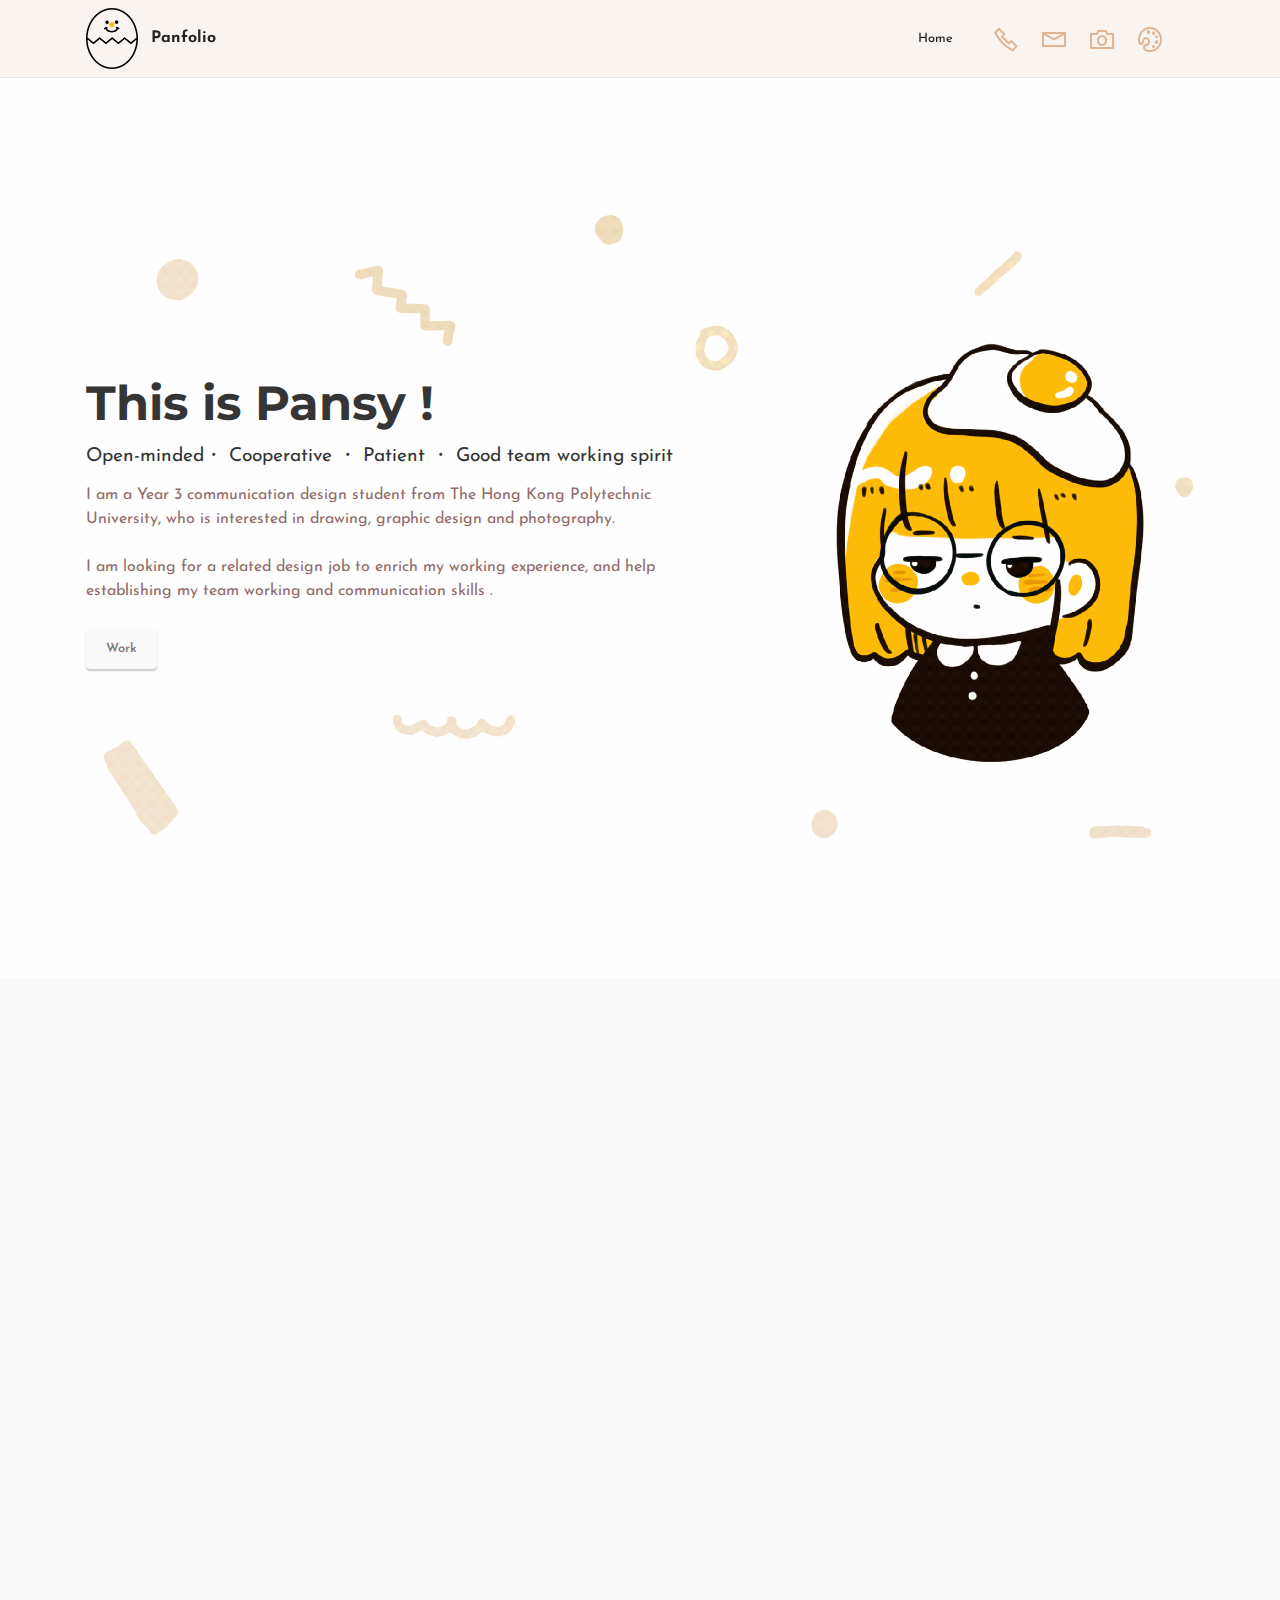
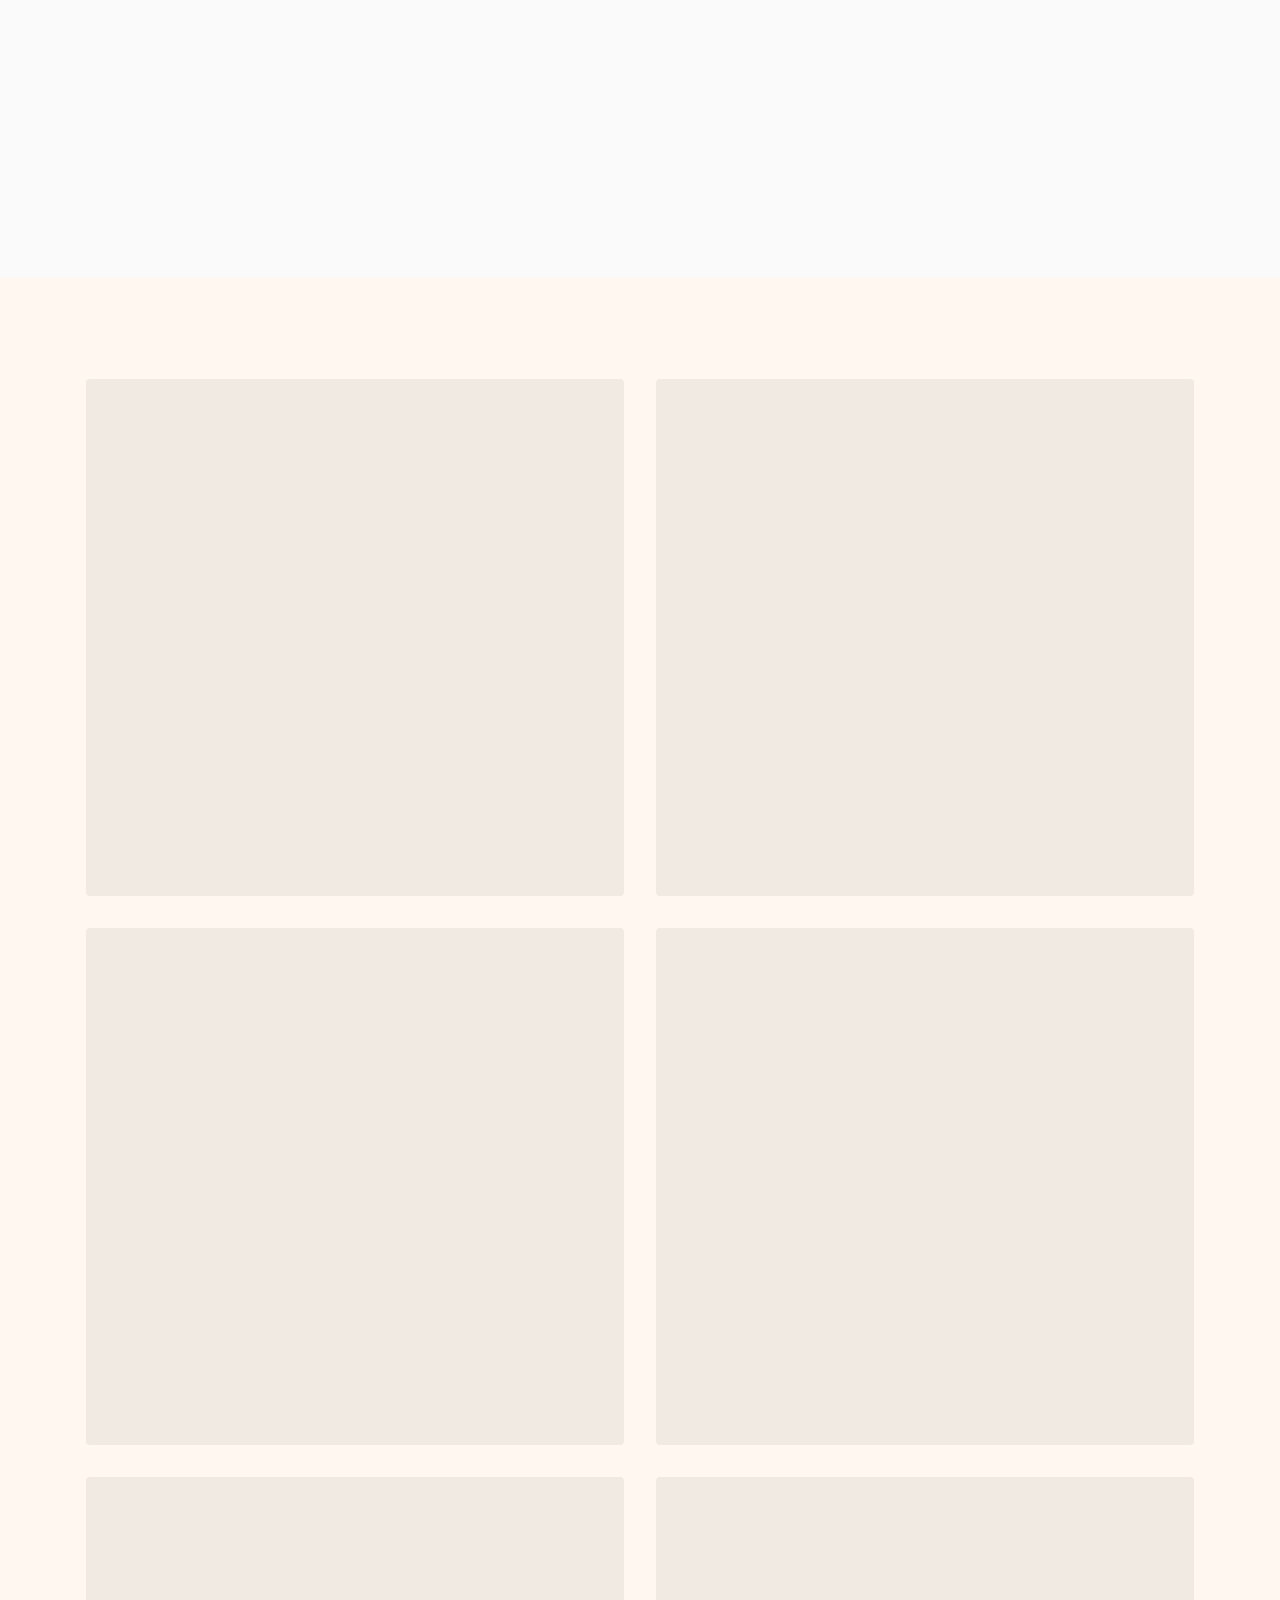
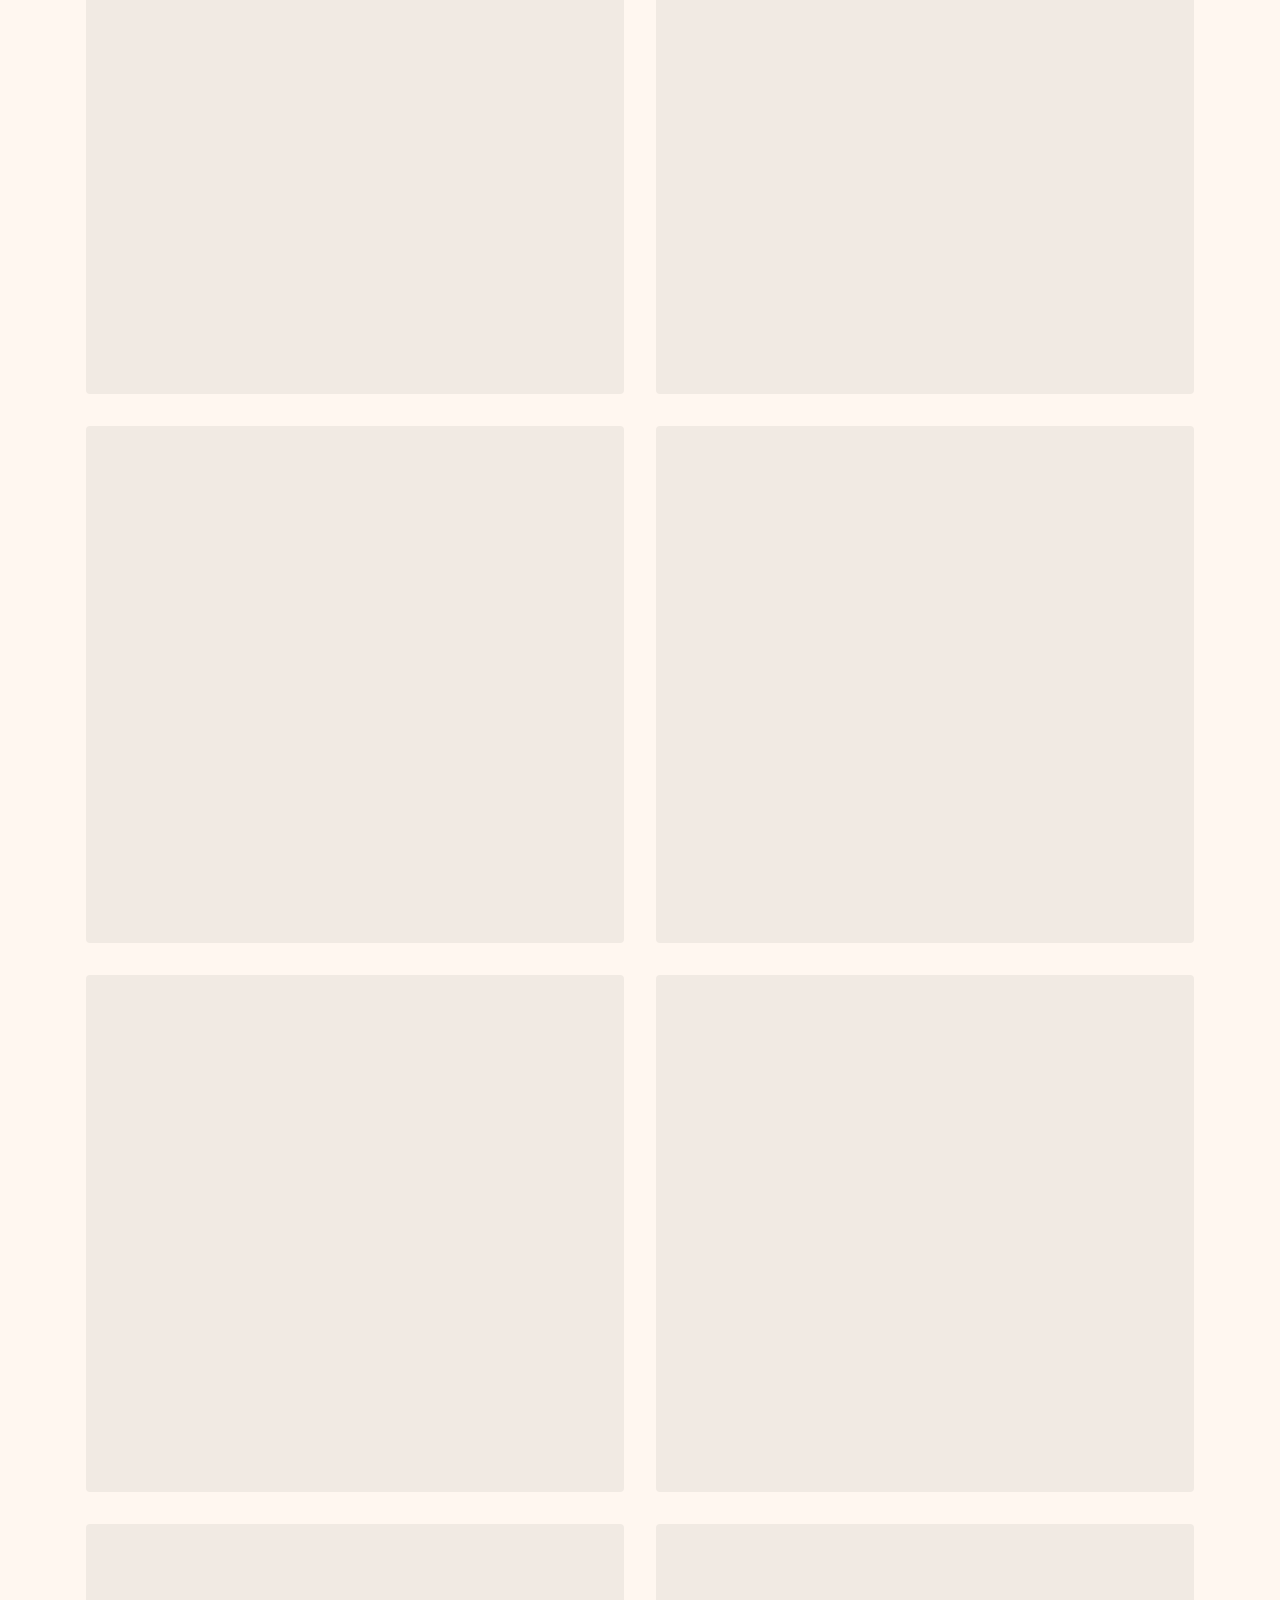
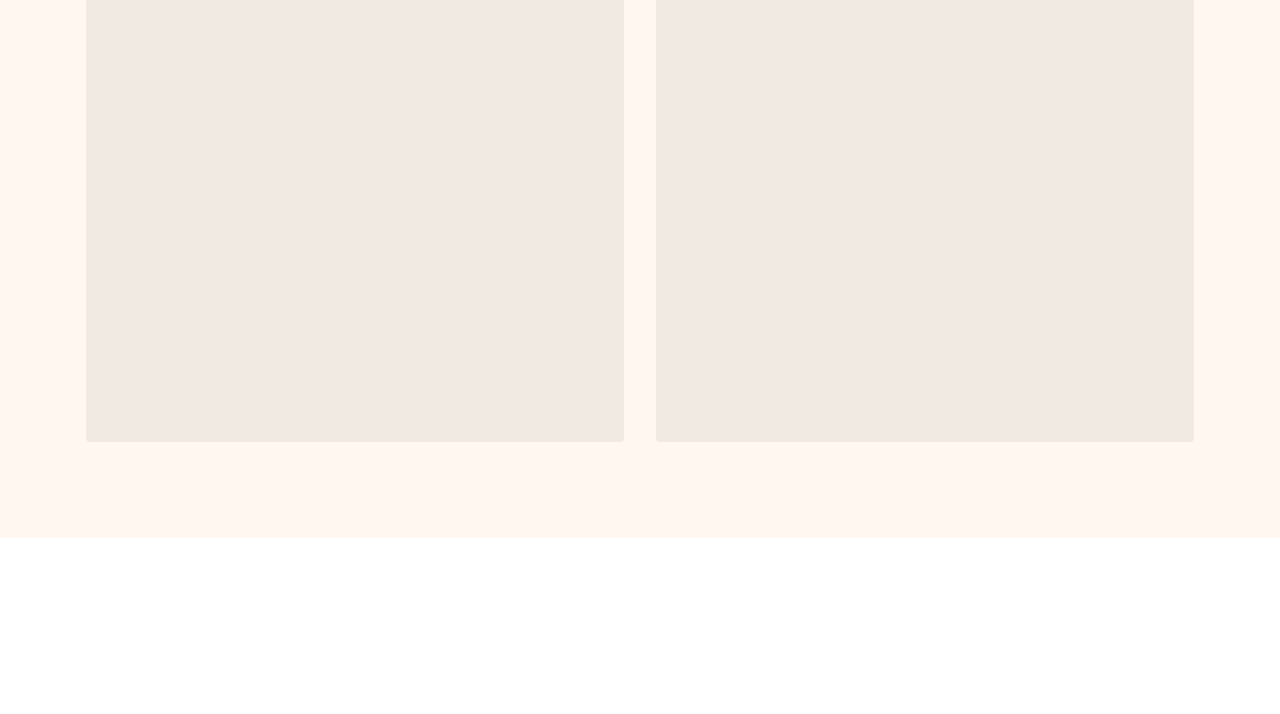
<file: index.html>
<!DOCTYPE html>
<html  >
<head>
  <!-- Site made with Mobirise Website Builder v5.3.0, https://mobirise.com -->
  <meta charset="UTF-8">
  <meta http-equiv="X-UA-Compatible" content="IE=edge">
  <meta name="generator" content="Mobirise v5.3.0, mobirise.com">
  <meta name="viewport" content="width=device-width, initial-scale=1, minimum-scale=1">
  <link rel="shortcut icon" href="assets/images/icon-104x121.png" type="image/x-icon">
  <meta name="description" content="">
  
  
  <title>Home</title>
  <link rel="stylesheet" href="assets/web/assets/mobirise-icons2/mobirise2.css">
  <link rel="stylesheet" href="assets/tether/tether.min.css">
  <link rel="stylesheet" href="assets/bootstrap/css/bootstrap.min.css">
  <link rel="stylesheet" href="assets/bootstrap/css/bootstrap-grid.min.css">
  <link rel="stylesheet" href="assets/bootstrap/css/bootstrap-reboot.min.css">
  <link rel="stylesheet" href="assets/animatecss/animate.css">
  <link rel="stylesheet" href="assets/dropdown/css/style.css">
  <link rel="stylesheet" href="assets/socicon/css/styles.css">
  <link rel="stylesheet" href="assets/theme/css/style.css">
  <link rel="preload" as="style" href="assets/mobirise/css/mbr-additional.css"><link rel="stylesheet" href="assets/mobirise/css/mbr-additional.css" type="text/css">
  
  
  
  
</head>
<body>
  
  <section class="menu cid-s48OLK6784" once="menu" id="menu1-h">
    
    <nav class="navbar navbar-dropdown navbar-expand-lg">
        <div class="container">
            <div class="navbar-brand">
                <span class="navbar-logo">
                    <a href="https://mobiri.se">
                        <img src="assets/images/icon-104x121.png" alt="Mobirise" style="height: 3.8rem;">
                    </a>
                </span>
                <span class="navbar-caption-wrap"><a class="navbar-caption text-black display-7" href="https://mobiri.se">Panfolio&nbsp;</a></span>
            </div>
            <button class="navbar-toggler" type="button" data-toggle="collapse" data-target="#navbarSupportedContent" aria-controls="navbarNavAltMarkup" aria-expanded="false" aria-label="Toggle navigation">
                <div class="hamburger">
                    <span></span>
                    <span></span>
                    <span></span>
                    <span></span>
                </div>
            </button>
            <div class="collapse navbar-collapse" id="navbarSupportedContent">
                <ul class="navbar-nav nav-dropdown nav-right" data-app-modern-menu="true"><li class="nav-item"><a class="nav-link link text-black text-primary display-4" href="index.html">Home</a></li></ul>
                <div class="icons-menu">
                    <a class="iconfont-wrapper" href="tel:+852 62000828">
                        <span class="p-2 mbr-iconfont mobi-mbri-phone mobi-mbri"></span>
                    </a>
                    <a class="iconfont-wrapper" href="mailto:pansytsui2@gmail.com">
                        <span class="p-2 mbr-iconfont mobi-mbri-letter mobi-mbri"></span>
                    </a>
                    <a class="iconfont-wrapper" href="tel:+852 62000828">
                        <span class="p-2 mbr-iconfont mobi-mbri-camera mobi-mbri"></span>
                    </a>
                    <a class="iconfont-wrapper" href="https://www.instagram.com/hopaudan/" target="_blank">
                        <span class="p-2 mbr-iconfont mobi-mbri-change-style mobi-mbri"></span>
                    </a>
                </div>
                
            </div>
        </div>
    </nav>

</section>

<section class="header1 cid-s48MCQYojq mbr-fullscreen" id="header1-f">

    

    

    <div class="align-center container">
        <div class="row">
            <div class="col-12 col-lg-7">
                <h1 class="mbr-section-title mbr-fonts-style mb-3 display-1"><strong>This is Pansy !</strong></h1>
                <h2 class="mbr-section-title mbr-fonts-style mb-3 display-2">Open-minded・ Cooperative ・ Patient ・ Good team working spirit</h2>
                <p class="mbr-text mbr-fonts-style display-7">I am a Year 3 communication design student from The Hong Kong Polytechnic University, who is interested in drawing, graphic design and photography.
<br><br>
I am looking for a related design job to enrich my working experience, and help establishing my team working and 
communication skills .</p>
                <div class="mbr-section-btn mt-3"><a class="btn btn-white display-4" href="index.html#gallery2-n">Work</a></div>
            </div>
        </div>
    </div>
</section>

<section class="slider1 cid-stdMh62zA1 mbr-fullscreen" id="slider1-q">
    
    <div class="carousel slide" id="svcg5i3mNi" data-ride="carousel" data-interval="5000">
        <ol class="carousel-indicators">
            <li data-slide-to="0" class="active" data-target="#svcg5i3mNi"></li>
            <li data-slide-to="1" data-target="#svcg5i3mNi"></li><li data-slide-to="2" data-target="#svcg5i3mNi"></li>
            
        </ol>
        <div class="carousel-inner">
            <div class="carousel-item slider-image item active">
                <div class="item-wrapper">
                    <img class="d-block w-100" src="assets/images/yellow-1677x1118.jpg">
                    
                    <div class="carousel-caption">
                        <h5 class="mbr-section-subtitle mbr-fonts-style display-5"><strong>PHOTOGRAPHY</strong></h5>
                        <p class="mbr-section-text mbr-fonts-style display-7">“Photography is a way of feeling, of touching, of loving.”</p>
                    </div>
                </div>
            </div>
            <div class="carousel-item slider-image item">
                <div class="item-wrapper">
                    <img class="d-block w-100" src="assets/images/img-116-1000x1000.jpg">
                    
                    <div class="carousel-caption">
                        <h5 class="mbr-section-subtitle mbr-fonts-style display-5"><strong>llUSTRATION</strong></h5>
                        <p class="mbr-section-text mbr-fonts-style display-7">“It is hoped that my illustration would give people a relaxing and relieved feeling.”</p>
                    </div>
                </div>
            </div><div class="carousel-item slider-image item">
                <div class="item-wrapper">
                    <img class="d-block w-100" src="assets/images/2742-29-1061x703.jpg">
                    
                    <div class="carousel-caption">
                        <h5 class="mbr-section-subtitle mbr-fonts-style display-5"><strong>FILM PHOTOGRAPHY</strong></h5>
                        <p class="mbr-section-text mbr-fonts-style display-7">“Taking pictures is savoring life intensely, every hundredth of a second.”</p>
                    </div>
                </div>
            </div>
            
        </div>
        <a class="carousel-control carousel-control-prev" role="button" data-slide="prev" href="#svcg5i3mNi">
            <span class="mobi-mbri mobi-mbri-arrow-prev" aria-hidden="true"></span>
            <span class="sr-only">Previous</span>
        </a>
        <a class="carousel-control carousel-control-next" role="button" data-slide="next" href="#svcg5i3mNi">
            <span class="mobi-mbri mobi-mbri-arrow-next" aria-hidden="true"></span>
            <span class="sr-only">Next</span>
        </a>
    </div>
</section>

<section class="gallery2 cid-stdwbpBPW0" id="gallery2-n">
    
    
    <div class="container">
        <div class="mbr-section-head">
            <h4 class="mbr-section-title mbr-fonts-style align-center mb-0 display-2"><strong>My Design Work</strong></h4>
            
        </div>
        <div class="row mt-4">
            
            <div class="item features-image сol-12 col-md-6 col-lg-6 active">
                <div class="item-wrapper">
                    <div class="item-img">
                        <a href="martinirebranding.html"><img src="assets/images/martini-post-1076x807.jpg" alt="" data-slide-to="1"></a>
                    </div>
                    <div class="item-content">
                        
                        
                        <p class="mbr-text mbr-fonts-style mt-3 display-2">
                            Martini Rebranding</p>
                    </div>
                    
                </div>
            </div>
            <div class="item features-image сol-12 col-md-6 col-lg-6">
                <div class="item-wrapper">
                    <div class="item-img">
                        <a href="harrypotter.html"><img src="assets/images/poster2-1076x807.jpeg" data-slide-to="2" alt=""></a>
                    </div>
                    <div class="item-content">
                        
                        
                        <p class="mbr-text mbr-fonts-style mt-3 display-2">Information Design - Poster</p>
                    </div>
                    
                </div>
            </div><div class="item features-image сol-12 col-md-6 col-lg-6">
                <div class="item-wrapper">
                    <div class="item-img">
                        <a href="editorialdesign.html"><img src="assets/images/new1-1057x870.jpg" data-slide-to="2" alt=""></a>
                    </div>
                    <div class="item-content">
                        
                        
                        <p class="mbr-text mbr-fonts-style mt-3 display-2">Magazine Redesign</p>
                    </div>
                    
                </div>
            </div><div class="item features-image сol-12 col-md-6 col-lg-6">
                <div class="item-wrapper">
                    <div class="item-img">
                        <a href="xmascard.html"><img src="assets/images/square-card-mockup-4-4000x2667.jpg" data-slide-to="2" alt=""></a>
                    </div>
                    <div class="item-content">
                        
                        
                        <p class="mbr-text mbr-fonts-style mt-3 display-2">Christmas Card Design</p>
                    </div>
                    
                </div>
            </div><div class="item features-image сol-12 col-md-6 col-lg-6">
                <div class="item-wrapper">
                    <div class="item-img">
                        <a href="doganic.html"><img src="assets/images/package-3799x3251.jpeg" data-slide-to="4" alt=""></a>
                    </div>
                    <div class="item-content">
                        
                        
                        <p class="mbr-text mbr-fonts-style mt-3 display-2">Doganic - Branding</p>
                    </div>
                    
                </div>
            </div><div class="item features-image сol-12 col-md-6 col-lg-6">
                <div class="item-wrapper">
                    <div class="item-img">
                        <a href="lightson.html"><img src="assets/images/book-mock-up-1076x689.jpg" alt="" title="" data-slide-to="5"></a>
                    </div>
                    <div class="item-content">
                        
                        
                        <p class="mbr-text mbr-fonts-style mt-3 display-2">Anti Child Abuse Campaign</p>
                    </div>
                    
                </div>
            </div>
            <div class="item features-image сol-12 col-md-6 col-lg-6">
                <div class="item-wrapper">
                    <div class="item-img">
                        <a href="magazine.html"><img src="assets/images/1-4-1-1057x656.jpg" data-slide-to="6" alt=""></a>
                    </div>
                    <div class="item-content">
                        
                        
                        <p class="mbr-text mbr-fonts-style mt-3 display-2">Magazine Spread Design</p>
                    </div>
                    
                </div>
            </div><div class="item features-image сol-12 col-md-6 col-lg-6">
                <div class="item-wrapper">
                    <div class="item-img">
                        <a href="experimental_typo.html"><img src="assets/images/277-1076x717.jpg" data-slide-to="7" alt=""></a>
                    </div>
                    <div class="item-content">
                        
                        
                        <p class="mbr-text mbr-fonts-style mt-3 display-2">Experimental Typography Design</p>
                    </div>
                    
                </div>
            </div><div class="item features-image сol-12 col-md-6 col-lg-6">
                <div class="item-wrapper">
                    <div class="item-img">
                        <a href="wayfinding.html"><img src="assets/images/mock-up-map-min-1057x705.png" data-slide-to="8" alt=""></a>
                    </div>
                    <div class="item-content">
                        
                        
                        <p class="mbr-text mbr-fonts-style mt-3 display-2">Information Design - Wayfinding</p>
                    </div>
                    
                </div>
            </div><div class="item features-image сol-12 col-md-6 col-lg-6">
                <div class="item-wrapper">
                    <div class="item-img">
                        <a href="typospecimen.html"><img src="assets/images/6-7-6-1057x967.jpeg" data-slide-to="9" alt=""></a>
                    </div>
                    <div class="item-content">
                        
                        
                        <p class="mbr-text mbr-fonts-style mt-3 display-2">Type Specimen Book - Garamond</p>
                    </div>
                    
                </div>
            </div><div class="item features-image сol-12 col-md-6 col-lg-6">
                <div class="item-wrapper">
                    <div class="item-img">
                        <a href="movie_logotype.html"><img src="assets/images/25-3291x2257.jpg" alt="" title="" data-slide-to="10"></a>
                    </div>
                    <div class="item-content">
                        
                        
                        <p class="mbr-text mbr-fonts-style mt-3 display-2">Movie Logotype Design</p>
                    </div>
                    
                </div>
            </div><div class="item features-image сol-12 col-md-6 col-lg-6">
                <div class="item-wrapper">
                    <div class="item-img">
                        <a href="illustration.html"><img src="assets/images/mock-up-poster-square-1173x869.png" data-slide-to="11" alt=""></a>
                    </div>
                    <div class="item-content">
                        
                        
                        <p class="mbr-text mbr-fonts-style mt-3 display-2">Illustration</p>
                    </div>
                    
                </div>
            </div>
        </div>
    </div>
</section>

<section class="footer3 cid-s48P1Icc8J mbr-reveal" once="footers" id="footer3-i">

    

    

    <div class="container">
        <div class="media-container-row align-center mbr-white">
            <div class="row row-links">
                <ul class="foot-menu">
                    
                    
                    
                    
                    
                <li class="foot-menu-item mbr-fonts-style display-7"><a href="index.html" class="text-primary">HOME PAGE</a></li><li class="foot-menu-item mbr-fonts-style display-7"><a href="#top" class="text-primary">BACK TO TOP</a></li></ul>
            </div>
            
            <div class="row row-copirayt">
                <p class="mbr-text mb-0 mbr-fonts-style mbr-white align-center display-7">
                    © Copyright 2020 Mobirise. All Rights Reserved.
                </p>
            </div>
        </div>
    </div>
</section><section style="background-color: #fff; font-family: -apple-system, BlinkMacSystemFont, 'Segoe UI', 'Roboto', 'Helvetica Neue', Arial, sans-serif; color:#aaa; font-size:12px; padding: 0; align-items: center; display: flex;"><a href="https://mobirise.site/d" style="flex: 1 1; height: 3rem; padding-left: 1rem;"></a><p style="flex: 0 0 auto; margin:0; padding-right:1rem;">This <a href="https://mobirise.site/e" style="color:#aaa;">website</a> was made with Mobirise</p></section><script src="assets/web/assets/jquery/jquery.min.js"></script>  <script src="assets/popper/popper.min.js"></script>  <script src="assets/tether/tether.min.js"></script>  <script src="assets/bootstrap/js/bootstrap.min.js"></script>  <script src="assets/smoothscroll/smooth-scroll.js"></script>  <script src="assets/viewportchecker/jquery.viewportchecker.js"></script>  <script src="assets/dropdown/js/nav-dropdown.js"></script>  <script src="assets/dropdown/js/navbar-dropdown.js"></script>  <script src="assets/touchswipe/jquery.touch-swipe.min.js"></script>  <script src="assets/theme/js/script.js"></script>  
  
  
  <input name="animation" type="hidden">
  </body>
</html>
</file>
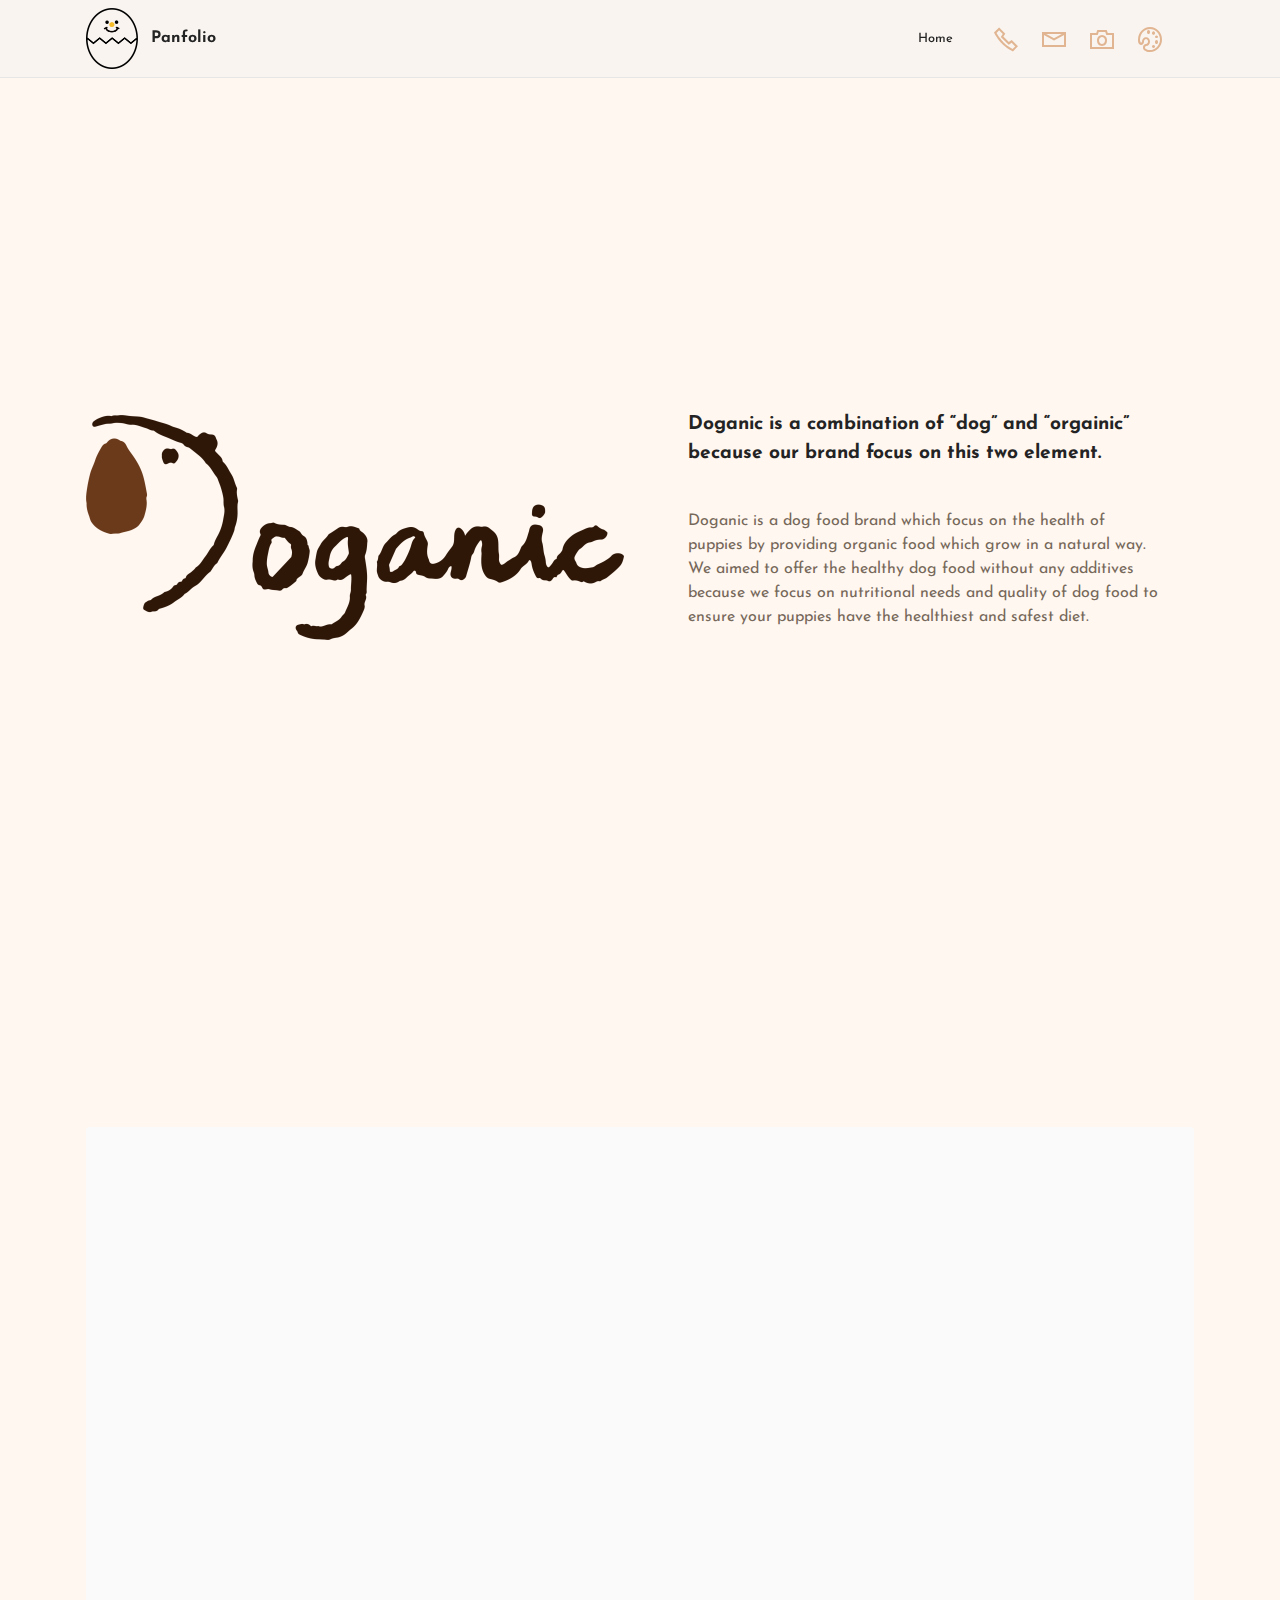
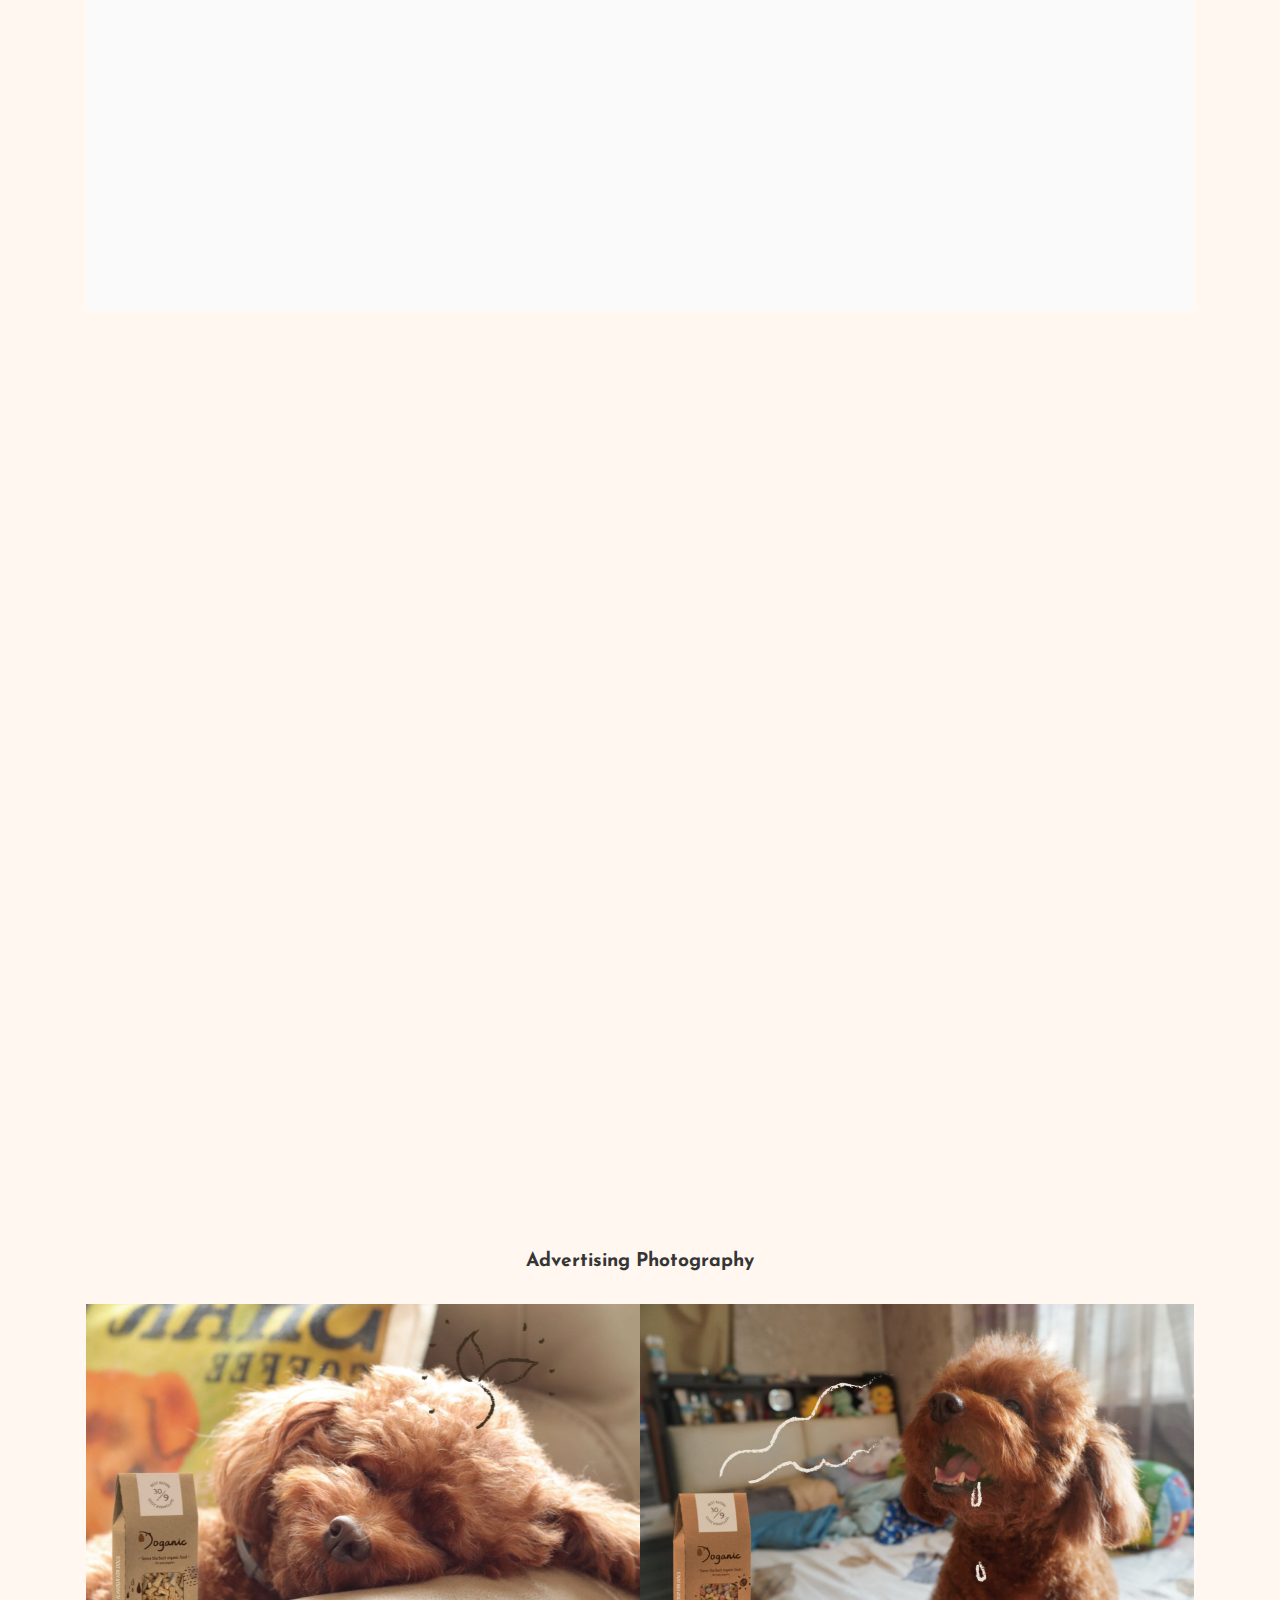
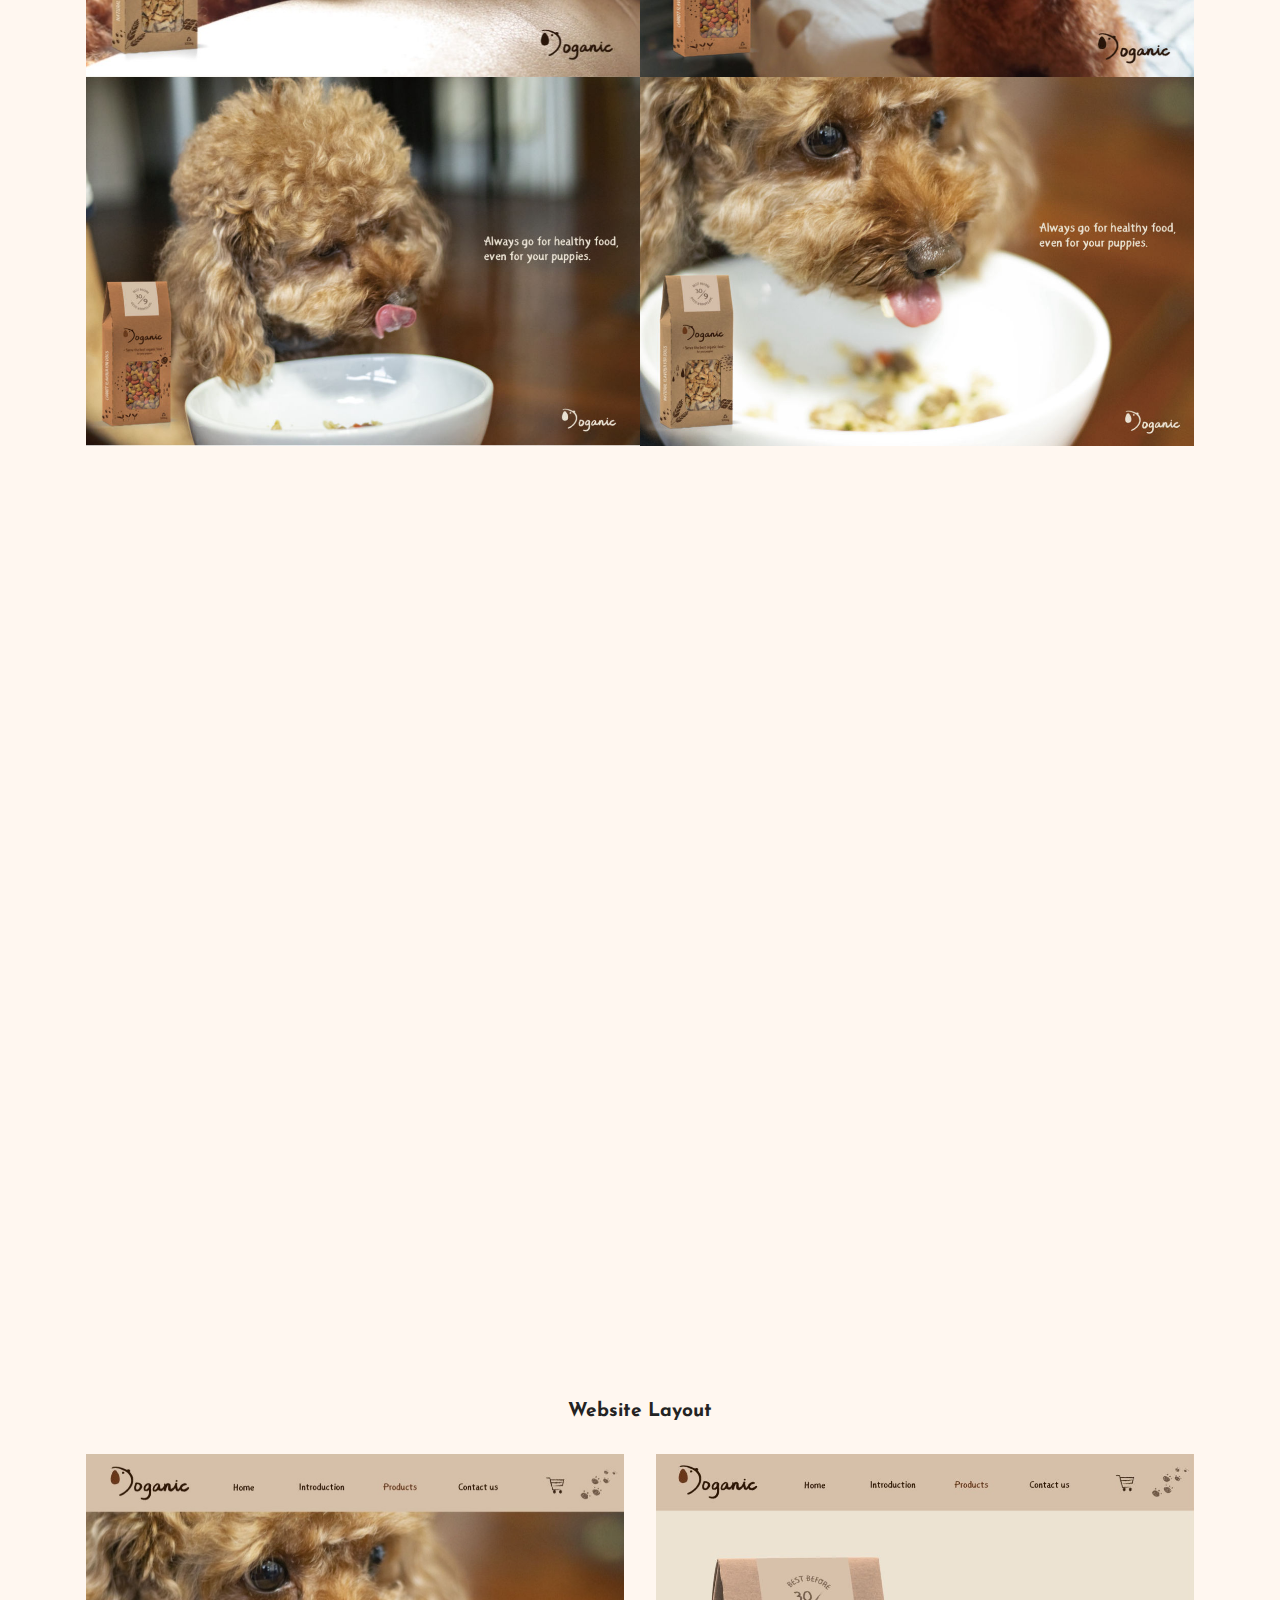
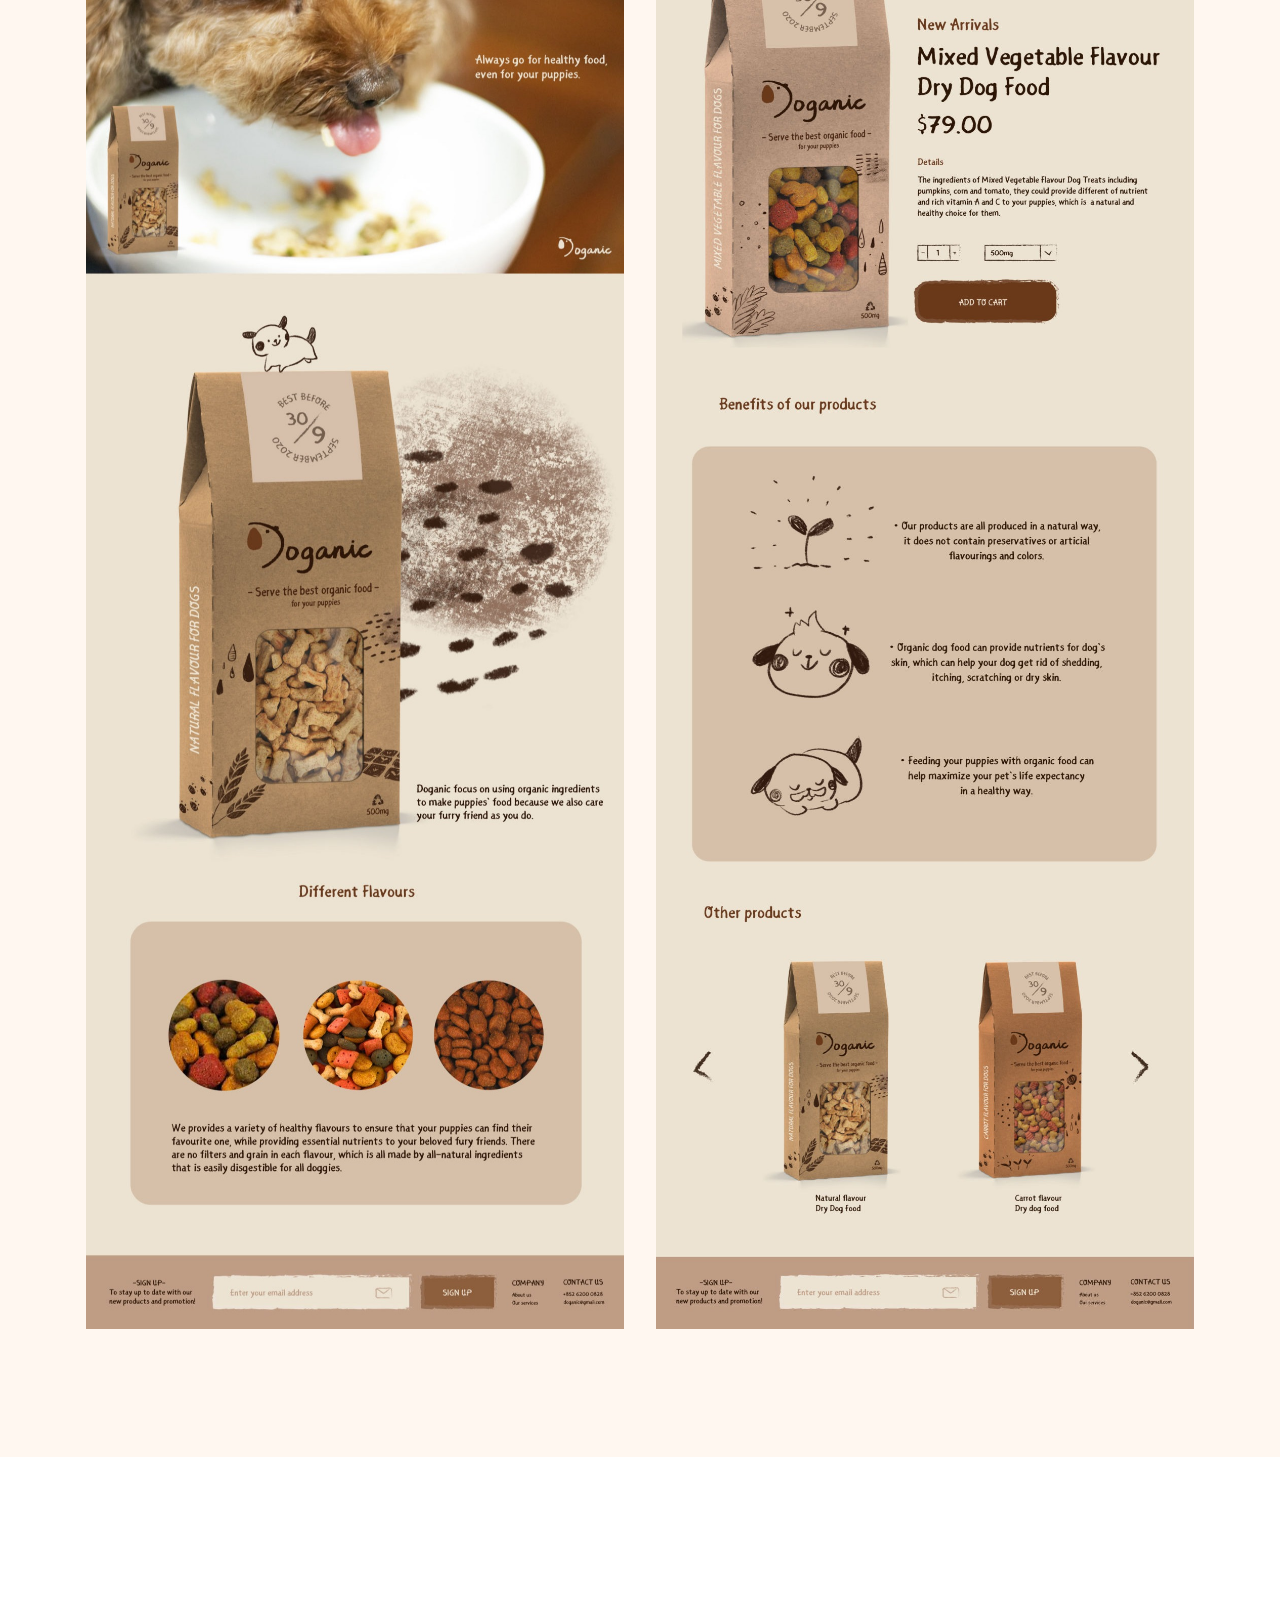
<file: doganic.html>
<!DOCTYPE html>
<html  >
<head>
  <!-- Site made with Mobirise Website Builder v5.3.0, https://mobirise.com -->
  <meta charset="UTF-8">
  <meta http-equiv="X-UA-Compatible" content="IE=edge">
  <meta name="generator" content="Mobirise v5.3.0, mobirise.com">
  <meta name="viewport" content="width=device-width, initial-scale=1, minimum-scale=1">
  <link rel="shortcut icon" href="assets/images/icon-104x121.png" type="image/x-icon">
  <meta name="description" content="">
  
  
  <title>doganic</title>
  <link rel="stylesheet" href="assets/web/assets/mobirise-icons2/mobirise2.css">
  <link rel="stylesheet" href="assets/tether/tether.min.css">
  <link rel="stylesheet" href="assets/bootstrap/css/bootstrap.min.css">
  <link rel="stylesheet" href="assets/bootstrap/css/bootstrap-grid.min.css">
  <link rel="stylesheet" href="assets/bootstrap/css/bootstrap-reboot.min.css">
  <link rel="stylesheet" href="assets/animatecss/animate.css">
  <link rel="stylesheet" href="assets/dropdown/css/style.css">
  <link rel="stylesheet" href="assets/socicon/css/styles.css">
  <link rel="stylesheet" href="assets/theme/css/style.css">
  <link rel="preload" as="style" href="assets/mobirise/css/mbr-additional.css"><link rel="stylesheet" href="assets/mobirise/css/mbr-additional.css" type="text/css">
  
  
  
  
</head>
<body>
  
  <section class="menu cid-s48OLK6784" once="menu" id="menu1-1o">
    
    <nav class="navbar navbar-dropdown navbar-expand-lg">
        <div class="container">
            <div class="navbar-brand">
                <span class="navbar-logo">
                    <a href="https://mobiri.se">
                        <img src="assets/images/icon-104x121.png" alt="Mobirise" style="height: 3.8rem;">
                    </a>
                </span>
                <span class="navbar-caption-wrap"><a class="navbar-caption text-black display-7" href="https://mobiri.se">Panfolio&nbsp;</a></span>
            </div>
            <button class="navbar-toggler" type="button" data-toggle="collapse" data-target="#navbarSupportedContent" aria-controls="navbarNavAltMarkup" aria-expanded="false" aria-label="Toggle navigation">
                <div class="hamburger">
                    <span></span>
                    <span></span>
                    <span></span>
                    <span></span>
                </div>
            </button>
            <div class="collapse navbar-collapse" id="navbarSupportedContent">
                <ul class="navbar-nav nav-dropdown nav-right" data-app-modern-menu="true"><li class="nav-item"><a class="nav-link link text-black text-primary display-4" href="index.html">Home</a></li></ul>
                <div class="icons-menu">
                    <a class="iconfont-wrapper" href="tel:+852 62000828">
                        <span class="p-2 mbr-iconfont mobi-mbri-phone mobi-mbri"></span>
                    </a>
                    <a class="iconfont-wrapper" href="mailto:pansytsui2@gmail.com">
                        <span class="p-2 mbr-iconfont mobi-mbri-letter mobi-mbri"></span>
                    </a>
                    <a class="iconfont-wrapper" href="tel:+852 62000828">
                        <span class="p-2 mbr-iconfont mobi-mbri-camera mobi-mbri"></span>
                    </a>
                    <a class="iconfont-wrapper" href="https://www.instagram.com/hopaudan/" target="_blank">
                        <span class="p-2 mbr-iconfont mobi-mbri-change-style mobi-mbri"></span>
                    </a>
                </div>
                
            </div>
        </div>
    </nav>

</section>

<section class="image1 cid-stiTIGiG8p mbr-fullscreen" id="image1-1q">
    

    

    <div class="container">
        <div class="row align-items-center">
            <div class="col-12 col-lg-6">
                <div class="image-wrapper">
                    <img src="assets/images/logo-1076x450.png" alt="Mobirise">
                    
                </div>
            </div>
            <div class="col-12 col-lg">
                <div class="text-wrapper">
                    <h3 class="mbr-section-title mbr-fonts-style mb-3 display-5"><strong>Doganic is a combination of “dog” and “orgainic” because our brand focus on this two element.</strong></h3>
                    <p class="mbr-text mbr-fonts-style display-7"><br>Doganic is a dog food brand which focus on the health of puppies by providing organic food which grow in a natural way. We aimed to offer the healthy dog food without any additives because we focus on nutritional needs and quality of dog food to ensure your puppies have the healthiest and safest diet.</p>
                </div>
            </div>
        </div>
    </div>
</section>

<section class="gallery1 cid-stjbIl0Qu3" id="gallery1-21">
    
    
    <div class="container">
        <div class="mbr-section-head">
            <h4 class="mbr-section-title mbr-fonts-style align-center mb-0 display-2">
                <strong>Business Card Design</strong></h4>
            
        </div>
        <div class="row mt-4">
            <div class="item features-image сol-12 col-md-6 col-lg-12">
                <div class="item-wrapper">
                    <div class="item-img">
                        <img src="assets/images/tsui-pansy-18062218d-1-7-2216x1568.png" alt="">
                    </div>
                    
                    
                </div>
            </div>
            
            
            
        </div>
    </div>
</section>

<section class="image3 cid-stiTLbtEYx" id="image3-1r">
    

    

    <div class="container">
        <div class="row justify-content-center">
            <div class="col-12 col-lg-10">
                <div class="image-wrapper">
                    <img src="assets/images/package-1836x1571.jpeg" alt="Mobirise">
                    <p class="mbr-description mbr-fonts-style mt-2 align-center display-4">
                        Packaging Design</p>
                </div>
            </div>
        </div>
    </div>
</section>

<section class="gallery4 mbr-gallery cid-stj2kYt7wJ" id="gallery4-1u">
    

    

    <div class="container">
        <div class="mbr-section-head">
            <h3 class="mbr-section-title mbr-fonts-style align-center m-0 display-2"><strong>Advertising&nbsp;Photography</strong></h3>
            
        </div>
        <div class="row mbr-gallery mt-4">
            <div class="col-12 col-md-6 col-lg-6 item gallery-image">
                <div class="item-wrapper" data-toggle="modal" data-target="#svcg5NMAMF-modal">
                    <img class="w-100" src="assets/images/doganic5-1-1089x726.jpeg" alt="" data-slide-to="0" data-target="#lb-svcg5NMAMF">
                    <div class="icon-wrapper">
                        <span class="mobi-mbri mobi-mbri-search mbr-iconfont mbr-iconfont-btn"></span>
                    </div>
                </div>
                
            </div>
            <div class="col-12 col-md-6 col-lg-6 item gallery-image">
                <div class="item-wrapper" data-toggle="modal" data-target="#svcg5NMAMF-modal">
                    <img class="w-100" src="assets/images/doganic5-1-3-1089x726.jpg" alt="" data-slide-to="1" data-target="#lb-svcg5NMAMF">
                    <div class="icon-wrapper">
                        <span class="mobi-mbri mobi-mbri-search mbr-iconfont mbr-iconfont-btn"></span>
                    </div>
                </div>
                
            </div><div class="col-12 col-md-6 col-lg-6 item gallery-image">
                <div class="item-wrapper" data-toggle="modal" data-target="#svcg5NMAMF-modal">
                    <img class="w-100" src="assets/images/doganic5-1-2-1089x727.jpg" alt="" data-slide-to="2" data-target="#lb-svcg5NMAMF">
                    <div class="icon-wrapper">
                        <span class="mobi-mbri mobi-mbri-search mbr-iconfont mbr-iconfont-btn"></span>
                    </div>
                </div>
                
            </div><div class="col-12 col-md-6 col-lg-6 item gallery-image">
                <div class="item-wrapper" data-toggle="modal" data-target="#svcg5NMAMF-modal">
                    <img class="w-100" src="assets/images/doganic5-1-1089x726.jpg" alt="" data-slide-to="3" data-target="#lb-svcg5NMAMF">
                    <div class="icon-wrapper">
                        <span class="mobi-mbri mobi-mbri-search mbr-iconfont mbr-iconfont-btn"></span>
                    </div>
                </div>
                
            </div>
            
            
        </div>

        <div class="modal mbr-slider" tabindex="-1" role="dialog" aria-hidden="true" id="svcg5NMAMF-modal">
            <div class="modal-dialog" role="document">
                <div class="modal-content">
                    <div class="modal-body">
                        <div class="carousel slide carousel-fade" id="lb-svcg5NMAMF" data-interval="5000">
                            <div class="carousel-inner">
                                <div class="carousel-item active">
                                    <img class="d-block w-100" src="assets/images/doganic5-1-1089x726.jpeg" alt="">
                                </div>
                                <div class="carousel-item">
                                    <img class="d-block w-100" src="assets/images/doganic5-1-3-1089x726.jpg" alt="">
                                </div><div class="carousel-item">
                                    <img class="d-block w-100" src="assets/images/doganic5-1-2-1089x727.jpg" alt="">
                                </div><div class="carousel-item">
                                    <img class="d-block w-100" src="assets/images/doganic5-1-1089x726.jpg" alt="">
                                </div>
                                
                                
                            </div>
                            <ol class="carousel-indicators">
                                <li data-slide-to="0" class="active" data-target="#lb-svcg5NMAMF"></li>
                                <li data-slide-to="1" data-target="#lb-svcg5NMAMF"></li><li data-slide-to="2" data-target="#lb-svcg5NMAMF"></li><li data-slide-to="3" data-target="#lb-svcg5NMAMF"></li>
                                
                                
                            </ol>
                            <a role="button" href="" class="close" data-dismiss="modal" aria-label="Close">
                            </a>
                            <a class="carousel-control-prev carousel-control" role="button" data-slide="prev" href="#lb-svcg5NMAMF">
                                <span class="mobi-mbri mobi-mbri-arrow-prev" aria-hidden="true"></span>
                                <span class="sr-only">Previous</span>
                            </a>
                            <a class="carousel-control-next carousel-control" role="button" data-slide="next" href="#lb-svcg5NMAMF">
                                <span class="mobi-mbri mobi-mbri-arrow-next" aria-hidden="true"></span>
                                <span class="sr-only">Next</span>
                            </a>
                        </div>
                    </div>
                </div>
            </div>
        </div>
    </div>
</section>

<section class="image3 cid-stj6b6ylFQ" id="image3-1v">
    

    

    <div class="container">
        <div class="row justify-content-center">
            <div class="col-12 col-lg-10">
                <div class="image-wrapper">
                    <img src="assets/images/65938-1836x1238.png" alt="Mobirise">
                    
                </div>
            </div>
        </div>
    </div>
</section>

<section class="gallery5 mbr-gallery cid-stjapcztDa" id="gallery5-1z">
    

    

    <div class="container">
        <div class="mbr-section-head">
            <h3 class="mbr-section-title mbr-fonts-style align-center m-0 display-2"><strong>Website Layout</strong></h3>
            
        </div>
        <div class="row mbr-gallery mt-4">
            <div class="col-12 col-md-6 col-lg-6 item gallery-image">
                <div class="item-wrapper" data-toggle="modal" data-target="#svcg5OELVv-modal">
                    <img class="w-100" src="assets/images/tsui-pansy-18062218d-14-1076x2925.jpeg" alt="" data-slide-to="0" data-target="#lb-svcg5OELVv">
                    <div class="icon-wrapper">
                        <span class="mobi-mbri mobi-mbri-search mbr-iconfont mbr-iconfont-btn"></span>
                    </div>
                </div>
                
            </div>
            <div class="col-12 col-md-6 col-lg-6 item gallery-image">
                <div class="item-wrapper" data-toggle="modal" data-target="#svcg5OELVv-modal">
                    <img class="w-100" src="assets/images/tsui-pansy-18062218d-15-1076x2924.jpeg" alt="" data-slide-to="1" data-target="#lb-svcg5OELVv">
                    <div class="icon-wrapper">
                        <span class="mobi-mbri mobi-mbri-search mbr-iconfont mbr-iconfont-btn"></span>
                    </div>
                </div>
                
            </div>
            
            
        </div>

        <div class="modal mbr-slider" tabindex="-1" role="dialog" aria-hidden="true" id="svcg5OELVv-modal">
            <div class="modal-dialog" role="document">
                <div class="modal-content">
                    <div class="modal-body">
                        <div class="carousel slide carousel-fade" id="lb-svcg5OELVv" data-interval="5000">
                            <div class="carousel-inner">
                                <div class="carousel-item active">
                                    <img class="d-block w-100" src="assets/images/tsui-pansy-18062218d-14-1076x2925.jpeg" alt="">
                                </div>
                                <div class="carousel-item">
                                    <img class="d-block w-100" src="assets/images/tsui-pansy-18062218d-15-1076x2924.jpeg" alt="">
                                </div>
                                
                                
                            </div>
                            <ol class="carousel-indicators">
                                <li data-slide-to="0" class="active" data-target="#lb-svcg5OELVv"></li>
                                <li data-slide-to="1" data-target="#lb-svcg5OELVv"></li>
                                
                                
                            </ol>
                            <a role="button" href="" class="close" data-dismiss="modal" aria-label="Close">
                            </a>
                            <a class="carousel-control-prev carousel-control" role="button" data-slide="prev" href="#lb-svcg5OELVv">
                                <span class="mobi-mbri mobi-mbri-arrow-prev" aria-hidden="true"></span>
                                <span class="sr-only">Previous</span>
                            </a>
                            <a class="carousel-control-next carousel-control" role="button" data-slide="next" href="#lb-svcg5OELVv">
                                <span class="mobi-mbri mobi-mbri-arrow-next" aria-hidden="true"></span>
                                <span class="sr-only">Next</span>
                            </a>
                        </div>
                    </div>
                </div>
            </div>
        </div>
    </div>
</section>

<section class="footer3 cid-s48P1Icc8J mbr-reveal" once="footers" id="footer3-1p">

    

    

    <div class="container">
        <div class="media-container-row align-center mbr-white">
            <div class="row row-links">
                <ul class="foot-menu">
                    
                    
                    
                    
                    
                <li class="foot-menu-item mbr-fonts-style display-7"><a href="index.html" class="text-primary">HOME PAGE</a></li><li class="foot-menu-item mbr-fonts-style display-7"><a href="#top" class="text-primary">BACK TO TOP</a></li></ul>
            </div>
            <div class="row social-row">
                <div class="social-list align-right pb-2">
                    
                    
                    
                    
                    
                    
                <div class="soc-item">
                        <a href="mailto:pansytsui2@gmail.com">
                            <span class="mbr-iconfont mbr-iconfont-social socicon-mail socicon" style="color: rgb(53, 53, 53); fill: rgb(53, 53, 53);"></span>
                        </a>
                    </div></div>
            </div>
            <div class="row row-copirayt">
                <p class="mbr-text mb-0 mbr-fonts-style mbr-white align-center display-7">
                    © Copyright 2020 Mobirise. All Rights Reserved.
                </p>
            </div>
        </div>
    </div>
</section><section style="background-color: #fff; font-family: -apple-system, BlinkMacSystemFont, 'Segoe UI', 'Roboto', 'Helvetica Neue', Arial, sans-serif; color:#aaa; font-size:12px; padding: 0; align-items: center; display: flex;"><a href="https://mobirise.site/i" style="flex: 1 1; height: 3rem; padding-left: 1rem;"></a><p style="flex: 0 0 auto; margin:0; padding-right:1rem;">Create your own <a href="https://mobirise.site/y" style="color:#aaa;">web page</a> with Mobirise</p></section><script src="assets/web/assets/jquery/jquery.min.js"></script>  <script src="assets/popper/popper.min.js"></script>  <script src="assets/tether/tether.min.js"></script>  <script src="assets/bootstrap/js/bootstrap.min.js"></script>  <script src="assets/smoothscroll/smooth-scroll.js"></script>  <script src="assets/viewportchecker/jquery.viewportchecker.js"></script>  <script src="assets/dropdown/js/nav-dropdown.js"></script>  <script src="assets/dropdown/js/navbar-dropdown.js"></script>  <script src="assets/touchswipe/jquery.touch-swipe.min.js"></script>  <script src="assets/theme/js/script.js"></script>  
  
  
  <input name="animation" type="hidden">
  </body>
</html>
</file>
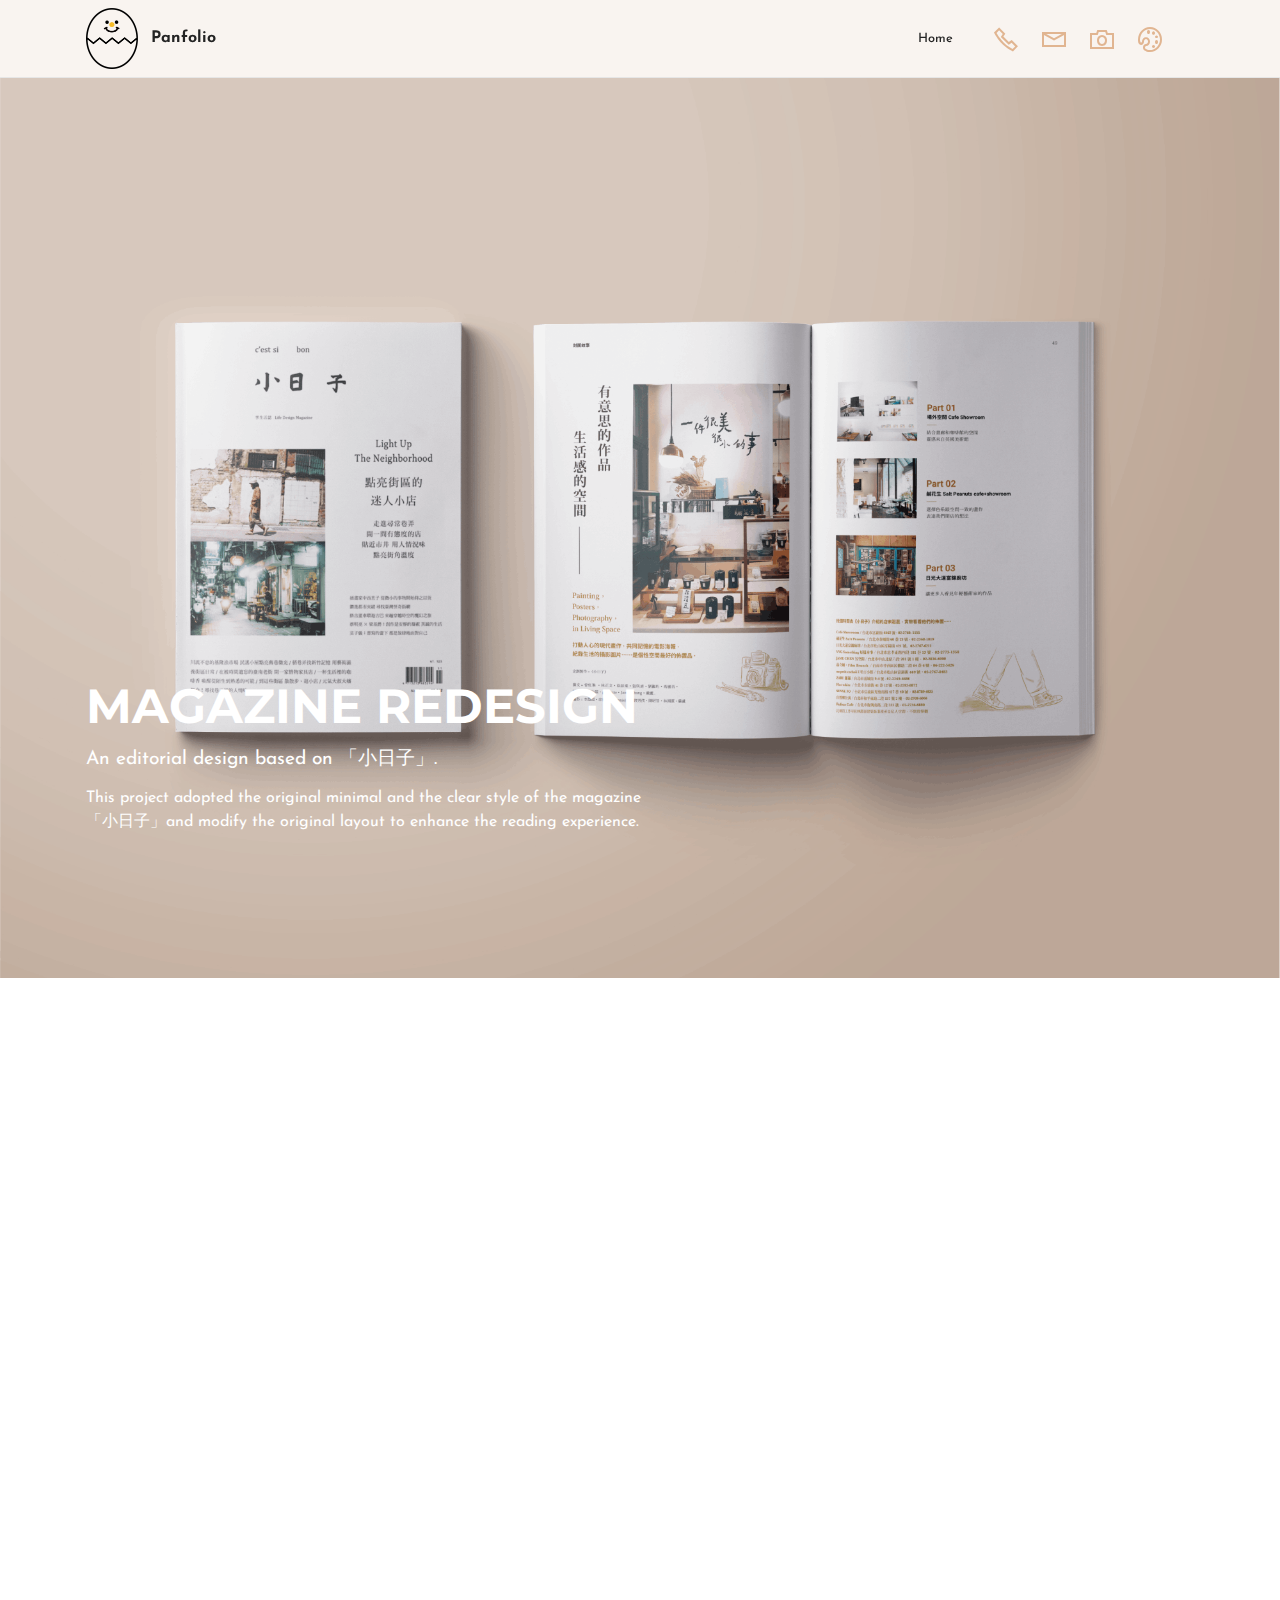
<file: editorialdesign.html>
<!DOCTYPE html>
<html  >
<head>
  <!-- Site made with Mobirise Website Builder v5.3.0, https://mobirise.com -->
  <meta charset="UTF-8">
  <meta http-equiv="X-UA-Compatible" content="IE=edge">
  <meta name="generator" content="Mobirise v5.3.0, mobirise.com">
  <meta name="viewport" content="width=device-width, initial-scale=1, minimum-scale=1">
  <link rel="shortcut icon" href="assets/images/icon-104x121.png" type="image/x-icon">
  <meta name="description" content="">
  
  
  <title>editorial design</title>
  <link rel="stylesheet" href="assets/web/assets/mobirise-icons2/mobirise2.css">
  <link rel="stylesheet" href="assets/tether/tether.min.css">
  <link rel="stylesheet" href="assets/bootstrap/css/bootstrap.min.css">
  <link rel="stylesheet" href="assets/bootstrap/css/bootstrap-grid.min.css">
  <link rel="stylesheet" href="assets/bootstrap/css/bootstrap-reboot.min.css">
  <link rel="stylesheet" href="assets/animatecss/animate.css">
  <link rel="stylesheet" href="assets/dropdown/css/style.css">
  <link rel="stylesheet" href="assets/socicon/css/styles.css">
  <link rel="stylesheet" href="assets/theme/css/style.css">
  <link rel="preload" as="style" href="assets/mobirise/css/mbr-additional.css"><link rel="stylesheet" href="assets/mobirise/css/mbr-additional.css" type="text/css">
  
  
  
  
</head>
<body>
  
  <section class="menu cid-s48OLK6784" once="menu" id="menu1-1a">
    
    <nav class="navbar navbar-dropdown navbar-expand-lg">
        <div class="container">
            <div class="navbar-brand">
                <span class="navbar-logo">
                    <a href="https://mobiri.se">
                        <img src="assets/images/icon-104x121.png" alt="Mobirise" style="height: 3.8rem;">
                    </a>
                </span>
                <span class="navbar-caption-wrap"><a class="navbar-caption text-black display-7" href="https://mobiri.se">Panfolio&nbsp;</a></span>
            </div>
            <button class="navbar-toggler" type="button" data-toggle="collapse" data-target="#navbarSupportedContent" aria-controls="navbarNavAltMarkup" aria-expanded="false" aria-label="Toggle navigation">
                <div class="hamburger">
                    <span></span>
                    <span></span>
                    <span></span>
                    <span></span>
                </div>
            </button>
            <div class="collapse navbar-collapse" id="navbarSupportedContent">
                <ul class="navbar-nav nav-dropdown nav-right" data-app-modern-menu="true"><li class="nav-item"><a class="nav-link link text-black text-primary display-4" href="index.html">Home</a></li></ul>
                <div class="icons-menu">
                    <a class="iconfont-wrapper" href="tel:+852 62000828">
                        <span class="p-2 mbr-iconfont mobi-mbri-phone mobi-mbri"></span>
                    </a>
                    <a class="iconfont-wrapper" href="mailto:pansytsui2@gmail.com">
                        <span class="p-2 mbr-iconfont mobi-mbri-letter mobi-mbri"></span>
                    </a>
                    <a class="iconfont-wrapper" href="tel:+852 62000828">
                        <span class="p-2 mbr-iconfont mobi-mbri-camera mobi-mbri"></span>
                    </a>
                    <a class="iconfont-wrapper" href="https://www.instagram.com/hopaudan/" target="_blank">
                        <span class="p-2 mbr-iconfont mobi-mbri-change-style mobi-mbri"></span>
                    </a>
                </div>
                
            </div>
        </div>
    </nav>

</section>

<section class="header4 cid-stfwBQW6rr mbr-fullscreen" id="header4-1c">

    
    
    <div class="container">
        <div class="row">
            <div class="content-wrap">
                <h1 class="mbr-section-title mbr-fonts-style mbr-white mb-3 display-1"><strong>MAGAZINE REDESIGN</strong></h1>
                <h2 class="mbr-section-title mbr-fonts-style mbr-white mb-3 display-2">An editorial design based on 「小日子」.</h2>
                <p class="mbr-fonts-style mbr-text mbr-white mb-3 display-7">This project adopted the original minimal and the clear style of the magazine <br>「小日子」and modify the original layout to enhance the reading experience.</p>

                
            </div>
        </div>
    </div>
</section>

<section class="image5 cid-stfCRJppjO" id="image5-1f">
    
    
    <div class="container">
        <div class="row">
            <div class="col-12 col-md-12">
                <div class="row">
                    <div class="col-12 col-lg-6">
                        <div class="img-item mb-3">
                            <img src="assets/images/page3-1076x807.jpg" alt="">
                            
                        </div>
                    </div>
                    <div class="col-12 col-lg">
                        <div class="img-item mb-3">
                            <img src="assets/images/page1-1076x807.jpg" alt="">
                            
                        </div>
                    </div>
                </div>
            </div>
        </div>
    </div>
</section>

<section class="image3 cid-stfwG3ueBc mbr-fullscreen" id="image3-1d">
    

    

    <div class="container">
        <div class="row justify-content-center">
            <div class="col-12 col-lg-10">
                <div class="image-wrapper">
                    <img src="assets/images/4109375-1836x1205.png" alt="Mobirise">
                    <p class="mbr-description mbr-fonts-style mt-2 align-center display-4">Spread's Layout</p>
                </div>
            </div>
        </div>
    </div>
</section>

<section class="image3 cid-stfCBak2yT" id="image3-1e">
    

    

    <div class="container">
        <div class="row justify-content-center">
            <div class="col-12 col-lg-10">
                <div class="image-wrapper">
                    <img src="assets/images/mockup-1836x1377.jpg" alt="Mobirise">
                    <p class="mbr-description mbr-fonts-style mt-2 align-center display-4">All Spread's Layout</p>
                </div>
            </div>
        </div>
    </div>
</section>

<section class="footer3 cid-s48P1Icc8J mbr-reveal" once="footers" id="footer3-1b">

    

    

    <div class="container">
        <div class="media-container-row align-center mbr-white">
            <div class="row row-links">
                <ul class="foot-menu">
                    
                    
                    
                    
                    
                <li class="foot-menu-item mbr-fonts-style display-7"><a href="index.html" class="text-primary">HOME PAGE</a></li><li class="foot-menu-item mbr-fonts-style display-7"><a href="#top" class="text-primary">BACK TO TOP</a></li></ul>
            </div>
            <div class="row social-row">
                <div class="social-list align-right pb-2">
                    
                    
                    
                    
                    
                    
                <div class="soc-item">
                        <a href="mailto:pansytsui2@gmail.com">
                            <span class="mbr-iconfont mbr-iconfont-social socicon-mail socicon" style="color: rgb(53, 53, 53); fill: rgb(53, 53, 53);"></span>
                        </a>
                    </div></div>
            </div>
            <div class="row row-copirayt">
                <p class="mbr-text mb-0 mbr-fonts-style mbr-white align-center display-7">
                    © Copyright 2020 Mobirise. All Rights Reserved.
                </p>
            </div>
        </div>
    </div>
</section><section style="background-color: #fff; font-family: -apple-system, BlinkMacSystemFont, 'Segoe UI', 'Roboto', 'Helvetica Neue', Arial, sans-serif; color:#aaa; font-size:12px; padding: 0; align-items: center; display: flex;"><a href="https://mobirise.site/a" style="flex: 1 1; height: 3rem; padding-left: 1rem;"></a><p style="flex: 0 0 auto; margin:0; padding-right:1rem;">Create a web page with <a href="https://mobirise.site/z" style="color:#aaa;">Mobirise</a></p></section><script src="assets/web/assets/jquery/jquery.min.js"></script>  <script src="assets/popper/popper.min.js"></script>  <script src="assets/tether/tether.min.js"></script>  <script src="assets/bootstrap/js/bootstrap.min.js"></script>  <script src="assets/smoothscroll/smooth-scroll.js"></script>  <script src="assets/viewportchecker/jquery.viewportchecker.js"></script>  <script src="assets/dropdown/js/nav-dropdown.js"></script>  <script src="assets/dropdown/js/navbar-dropdown.js"></script>  <script src="assets/touchswipe/jquery.touch-swipe.min.js"></script>  <script src="assets/theme/js/script.js"></script>  
  
  
  <input name="animation" type="hidden">
  </body>
</html>
</file>
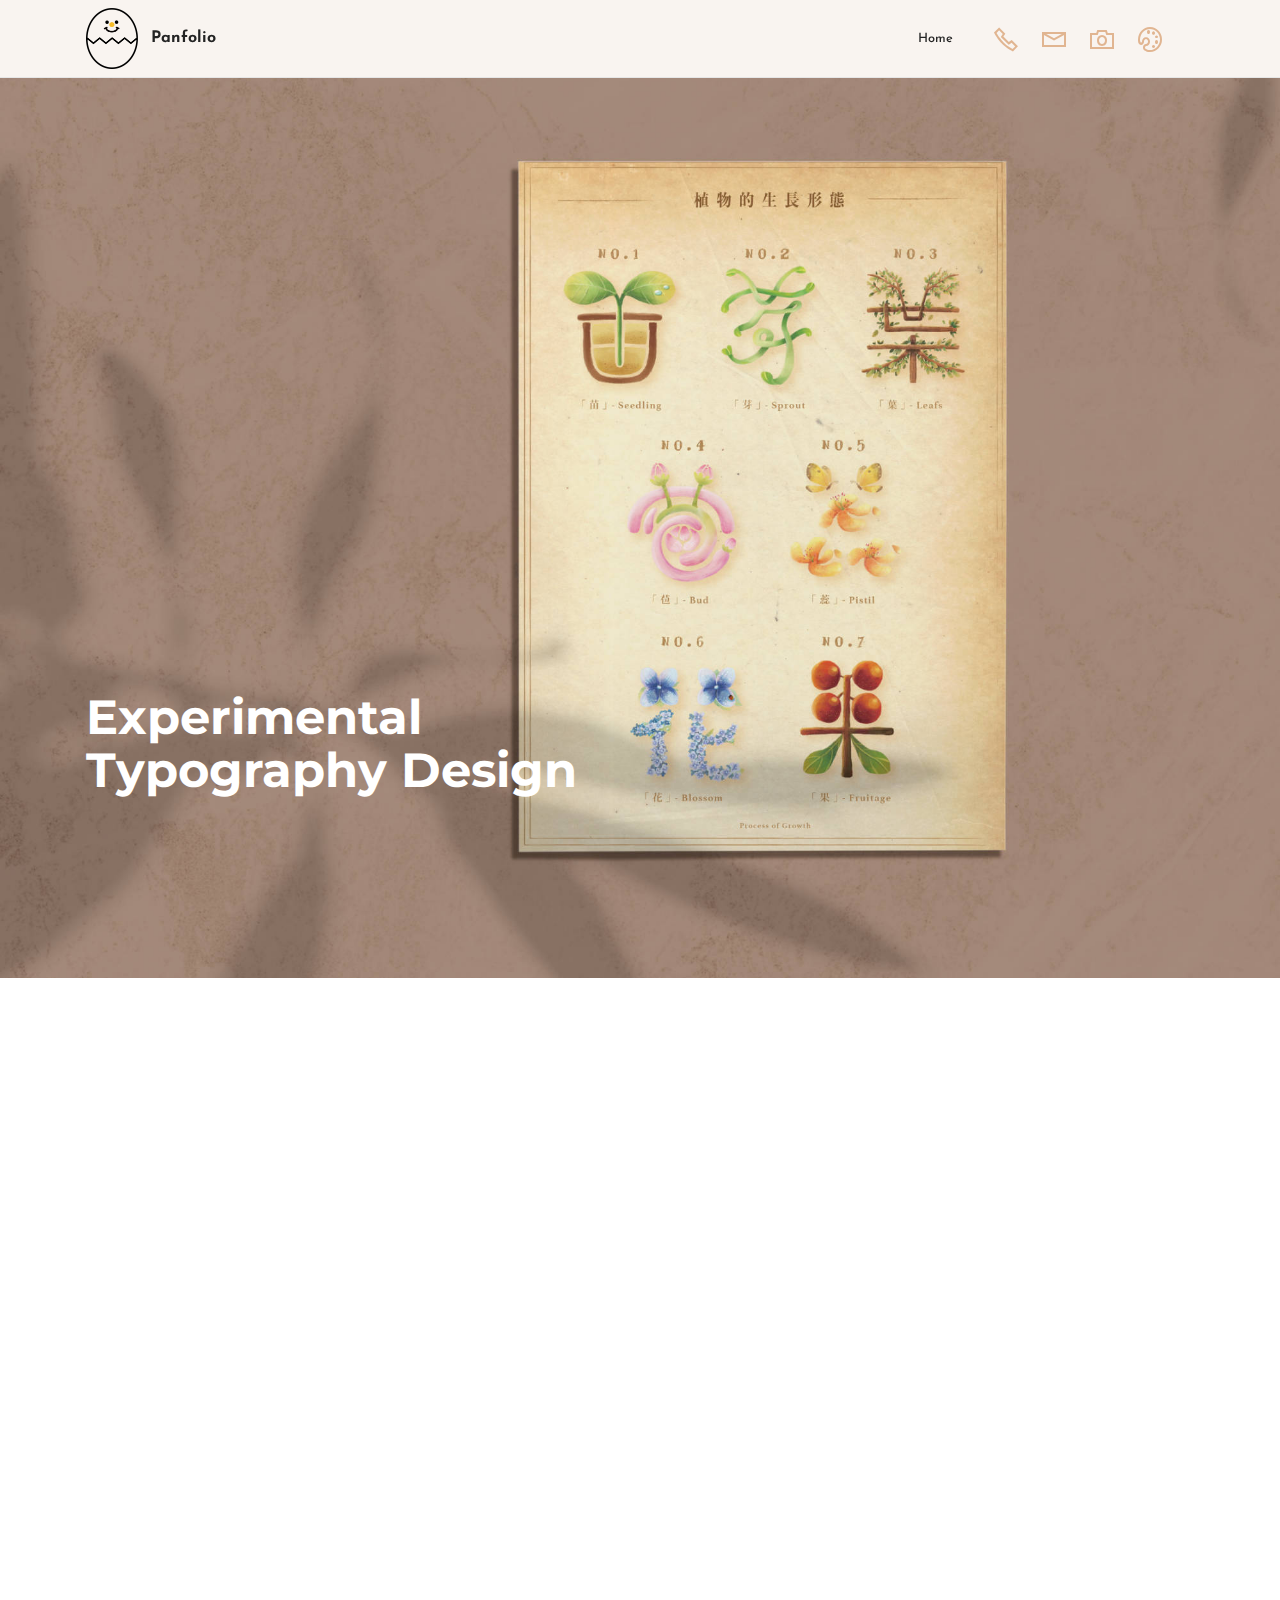
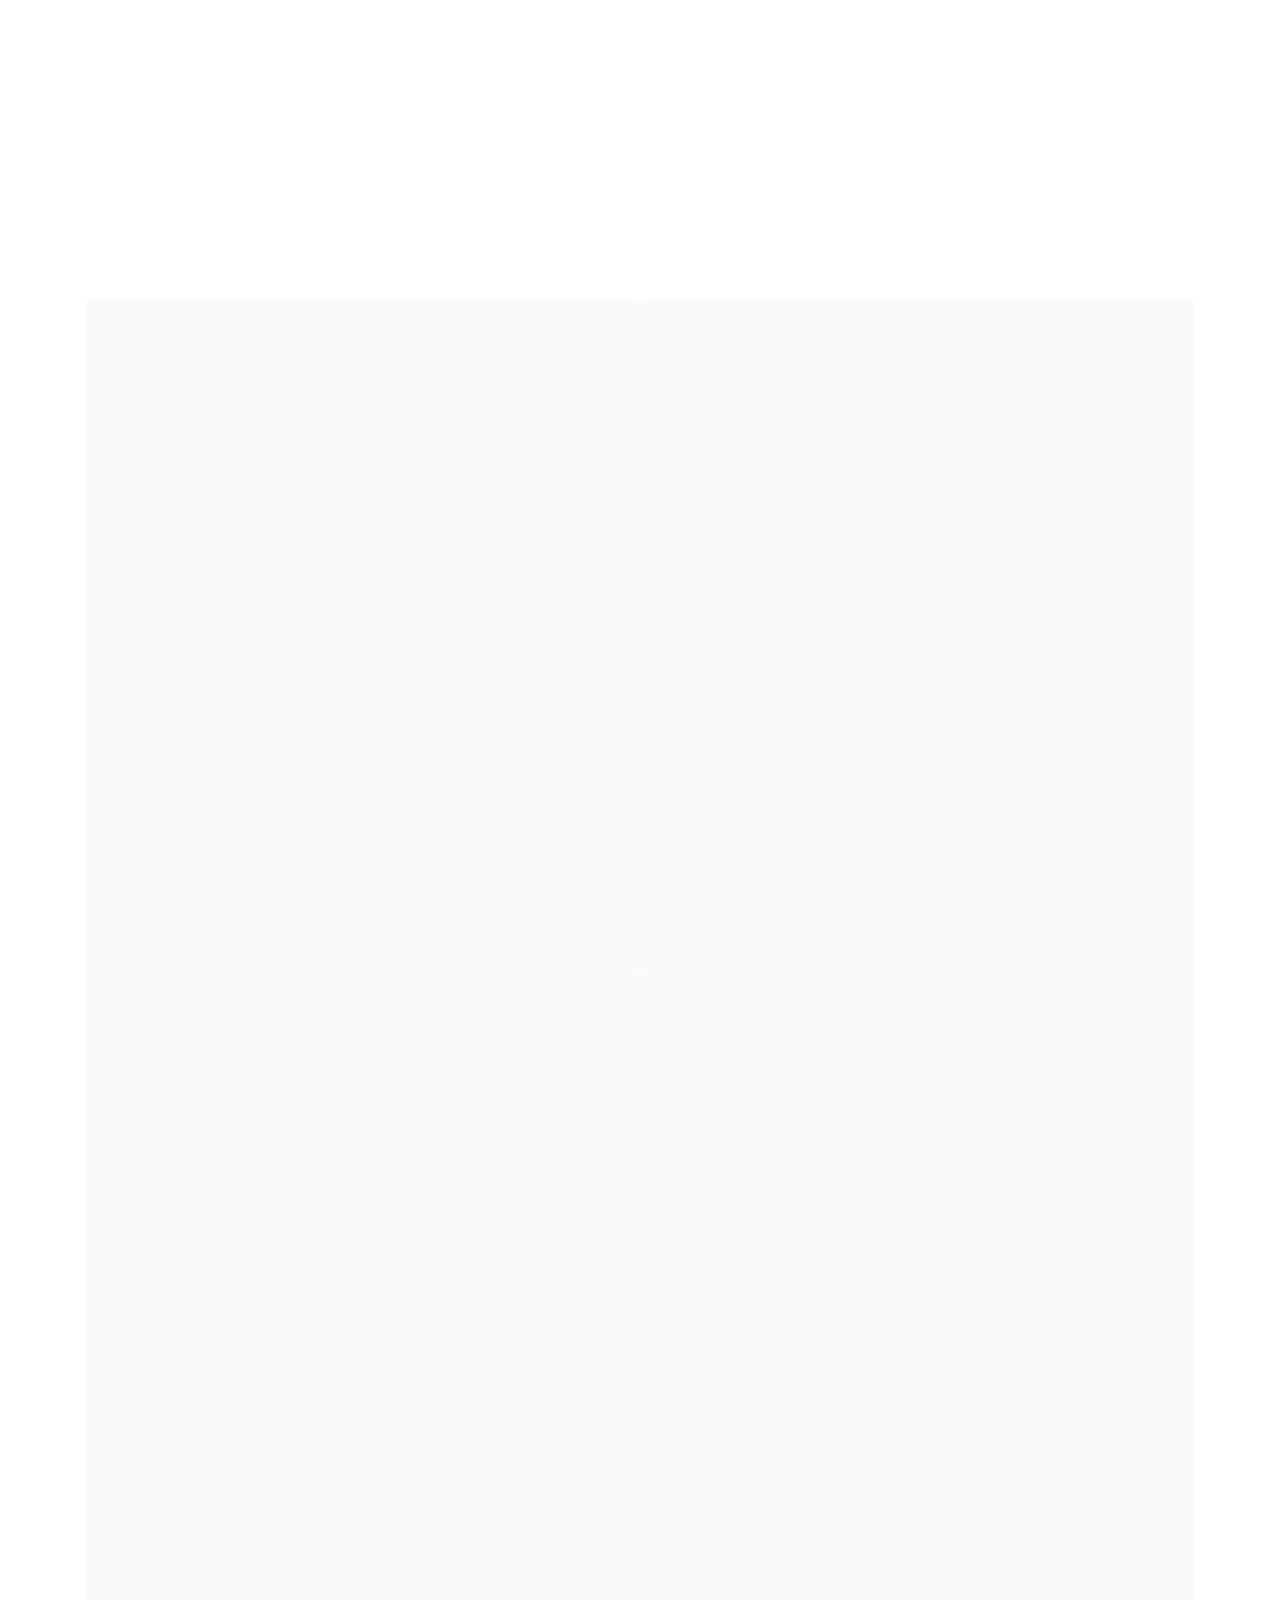
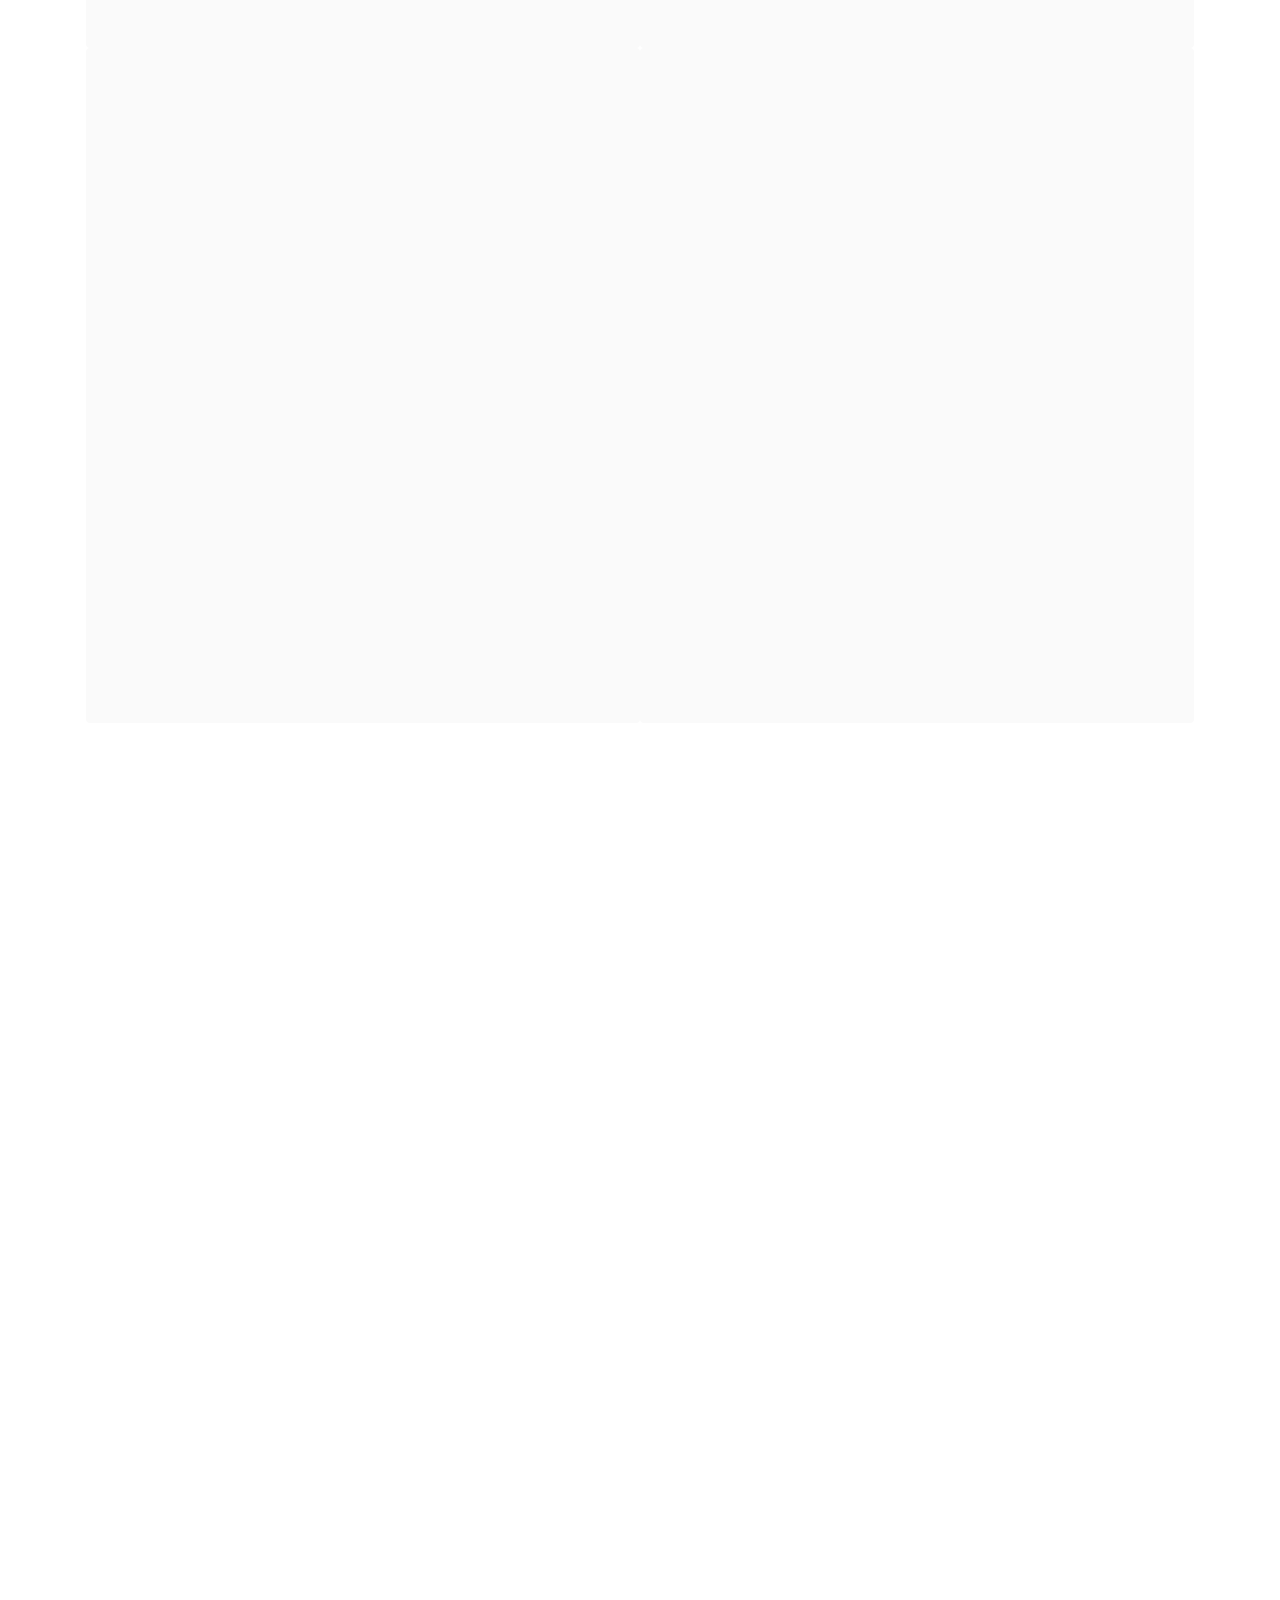
<file: experimental_typo.html>
<!DOCTYPE html>
<html  >
<head>
  <!-- Site made with Mobirise Website Builder v5.3.0, https://mobirise.com -->
  <meta charset="UTF-8">
  <meta http-equiv="X-UA-Compatible" content="IE=edge">
  <meta name="generator" content="Mobirise v5.3.0, mobirise.com">
  <meta name="viewport" content="width=device-width, initial-scale=1, minimum-scale=1">
  <link rel="shortcut icon" href="assets/images/icon-104x121.png" type="image/x-icon">
  <meta name="description" content="">
  
  
  <title>experimental typography</title>
  <link rel="stylesheet" href="assets/web/assets/mobirise-icons2/mobirise2.css">
  <link rel="stylesheet" href="assets/tether/tether.min.css">
  <link rel="stylesheet" href="assets/bootstrap/css/bootstrap.min.css">
  <link rel="stylesheet" href="assets/bootstrap/css/bootstrap-grid.min.css">
  <link rel="stylesheet" href="assets/bootstrap/css/bootstrap-reboot.min.css">
  <link rel="stylesheet" href="assets/animatecss/animate.css">
  <link rel="stylesheet" href="assets/dropdown/css/style.css">
  <link rel="stylesheet" href="assets/socicon/css/styles.css">
  <link rel="stylesheet" href="assets/theme/css/style.css">
  <link rel="preload" as="style" href="assets/mobirise/css/mbr-additional.css"><link rel="stylesheet" href="assets/mobirise/css/mbr-additional.css" type="text/css">
  
  
  
  
</head>
<body>
  
  <section class="menu cid-s48OLK6784" once="menu" id="menu1-34">
    
    <nav class="navbar navbar-dropdown navbar-expand-lg">
        <div class="container">
            <div class="navbar-brand">
                <span class="navbar-logo">
                    <a href="https://mobiri.se">
                        <img src="assets/images/icon-104x121.png" alt="Mobirise" style="height: 3.8rem;">
                    </a>
                </span>
                <span class="navbar-caption-wrap"><a class="navbar-caption text-black display-7" href="https://mobiri.se">Panfolio&nbsp;</a></span>
            </div>
            <button class="navbar-toggler" type="button" data-toggle="collapse" data-target="#navbarSupportedContent" aria-controls="navbarNavAltMarkup" aria-expanded="false" aria-label="Toggle navigation">
                <div class="hamburger">
                    <span></span>
                    <span></span>
                    <span></span>
                    <span></span>
                </div>
            </button>
            <div class="collapse navbar-collapse" id="navbarSupportedContent">
                <ul class="navbar-nav nav-dropdown nav-right" data-app-modern-menu="true"><li class="nav-item"><a class="nav-link link text-black text-primary display-4" href="index.html">Home</a></li></ul>
                <div class="icons-menu">
                    <a class="iconfont-wrapper" href="tel:+852 62000828">
                        <span class="p-2 mbr-iconfont mobi-mbri-phone mobi-mbri"></span>
                    </a>
                    <a class="iconfont-wrapper" href="mailto:pansytsui2@gmail.com">
                        <span class="p-2 mbr-iconfont mobi-mbri-letter mobi-mbri"></span>
                    </a>
                    <a class="iconfont-wrapper" href="tel:+852 62000828">
                        <span class="p-2 mbr-iconfont mobi-mbri-camera mobi-mbri"></span>
                    </a>
                    <a class="iconfont-wrapper" href="https://www.instagram.com/hopaudan/" target="_blank">
                        <span class="p-2 mbr-iconfont mobi-mbri-change-style mobi-mbri"></span>
                    </a>
                </div>
                
            </div>
        </div>
    </nav>

</section>

<section class="header4 cid-stBFUMSOOs mbr-fullscreen" id="header4-38">

    
    
    <div class="container">
        <div class="row">
            <div class="content-wrap">
                <h1 class="mbr-section-title mbr-fonts-style mbr-white mb-3 display-1"><strong>Experimental Typography Design</strong></h1>
                <h2 class="mbr-section-title mbr-fonts-style mbr-white mb-3 display-2">- Process of Growth</h2>
                

                
            </div>
        </div>
    </div>
</section>

<section class="image2 cid-stBFOa5mRs" id="image2-36">
    

    

    <div class="container">
        <div class="row align-items-center">
            <div class="col-12 col-lg-6">
                <div class="image-wrapper">
                    <img src="assets/images/222-1057x1057.jpg" alt="Mobirise">
                    <p class="mbr-description mbr-fonts-style mt-2 align-center display-4">「花」</p>
                </div>
            </div>
            <div class="col-12 col-lg">
                <div class="text-wrapper">
                    <h3 class="mbr-section-title mbr-fonts-style mb-3 display-1"><strong>Process of Growth</strong></h3>
                    <p class="mbr-text mbr-fonts-style display-5">The typography design illustrated the growing process of plants, and the main features of the plant would be illustrated to be the structure of the typography.</p>
                </div>
            </div>
        </div>
    </div>
</section>

<section class="gallery1 cid-stCYDUNwIz" id="gallery1-3v">
    
    
    <div class="container">
        <div class="mbr-section-head">
            <h4 class="mbr-section-title mbr-fonts-style align-center mb-0 display-2">
                <strong>Gallery</strong></h4>
            
        </div>
        <div class="row mt-4">
            <div class="item features-image сol-12 col-md-6 col-lg-6">
                <div class="item-wrapper">
                    <div class="item-img">
                        <img src="assets/images/111-1089x1089.jpg" alt="">
                    </div>
                    <div class="item-content">
                        
                        
                        <p class="mbr-text mbr-fonts-style mt-3 display-7">「苗」</p>
                    </div>
                    
                </div>
            </div>
            <div class="item features-image сol-12 col-md-6 col-lg-6">
                <div class="item-wrapper">
                    <div class="item-img">
                        <img src="assets/images/777-1089x1089.jpg" alt="">
                    </div>
                    <div class="item-content">
                        
                        
                        <p class="mbr-text mbr-fonts-style mt-3 display-7">「芽」</p>
                    </div>
                    
                </div>
            </div>
            <div class="item features-image сol-12 col-md-6 col-lg-6">
                <div class="item-wrapper">
                    <div class="item-img">
                        <img src="assets/images/333-1089x1089.jpg" alt="">
                    </div>
                    <div class="item-content">
                        
                        
                        <p class="mbr-text mbr-fonts-style mt-3 display-7">「苞」</p>
                    </div>
                    
                </div>
            </div>
            <div class="item features-image сol-12 col-md-6 col-lg-6">
                <div class="item-wrapper">
                    <div class="item-img">
                        <img src="assets/images/444-1089x1089.jpg" alt="" title="">
                    </div>
                    <div class="item-content">
                        
                        
                        <p class="mbr-text mbr-fonts-style mt-3 display-7">「蕊」</p>
                    </div>
                    
                </div>
            </div><div class="item features-image сol-12 col-md-6 col-lg-6">
                <div class="item-wrapper">
                    <div class="item-img">
                        <img src="assets/images/555-1089x1089.jpg" alt="" title="">
                    </div>
                    <div class="item-content">
                        
                        
                        <p class="mbr-text mbr-fonts-style mt-3 display-7">「葉」</p>
                    </div>
                    
                </div>
            </div><div class="item features-image сol-12 col-md-6 col-lg-6">
                <div class="item-wrapper">
                    <div class="item-img">
                        <img src="assets/images/666-1089x1090.jpg" alt="" title="">
                    </div>
                    <div class="item-content">
                        
                        
                        <p class="mbr-text mbr-fonts-style mt-3 display-7">「果」</p>
                    </div>
                    
                </div>
            </div>
        </div>
    </div>
</section>

<section class="image3 cid-stBFPtpiL6" id="image3-37">
    

    

    <div class="container">
        <div class="row justify-content-center">
            <div class="col-12 col-lg-10">
                <div class="image-wrapper">
                    <img src="assets/images/277-1836x1224.jpg" alt="Mobirise">
                    <p class="mbr-description mbr-fonts-style mt-2 align-center display-4">Display of all of the fonts</p>
                </div>
            </div>
        </div>
    </div>
</section>

<section class="footer3 cid-s48P1Icc8J mbr-reveal" once="footers" id="footer3-35">

    

    

    <div class="container">
        <div class="media-container-row align-center mbr-white">
            <div class="row row-links">
                <ul class="foot-menu">
                    
                    
                    
                    
                    
                <li class="foot-menu-item mbr-fonts-style display-7"><a href="index.html" class="text-primary">HOME PAGE</a></li><li class="foot-menu-item mbr-fonts-style display-7"><a href="#top" class="text-primary">BACK TO TOP</a></li></ul>
            </div>
            <div class="row social-row">
                <div class="social-list align-right pb-2">
                    
                    
                    
                    
                    
                    
                <div class="soc-item">
                        <a href="mailto:pansytsui2@gmail.com">
                            <span class="mbr-iconfont mbr-iconfont-social socicon-mail socicon" style="color: rgb(53, 53, 53); fill: rgb(53, 53, 53);"></span>
                        </a>
                    </div></div>
            </div>
            <div class="row row-copirayt">
                <p class="mbr-text mb-0 mbr-fonts-style mbr-white align-center display-7">
                    © Copyright 2020 Mobirise. All Rights Reserved.
                </p>
            </div>
        </div>
    </div>
</section><section style="background-color: #fff; font-family: -apple-system, BlinkMacSystemFont, 'Segoe UI', 'Roboto', 'Helvetica Neue', Arial, sans-serif; color:#aaa; font-size:12px; padding: 0; align-items: center; display: flex;"><a href="https://mobirise.site/r" style="flex: 1 1; height: 3rem; padding-left: 1rem;"></a><p style="flex: 0 0 auto; margin:0; padding-right:1rem;">Built with Mobirise <a href="https://mobirise.site/j" style="color:#aaa;">website</a> creator</p></section><script src="assets/web/assets/jquery/jquery.min.js"></script>  <script src="assets/popper/popper.min.js"></script>  <script src="assets/tether/tether.min.js"></script>  <script src="assets/bootstrap/js/bootstrap.min.js"></script>  <script src="assets/smoothscroll/smooth-scroll.js"></script>  <script src="assets/viewportchecker/jquery.viewportchecker.js"></script>  <script src="assets/dropdown/js/nav-dropdown.js"></script>  <script src="assets/dropdown/js/navbar-dropdown.js"></script>  <script src="assets/touchswipe/jquery.touch-swipe.min.js"></script>  <script src="assets/theme/js/script.js"></script>  
  
  
  <input name="animation" type="hidden">
  </body>
</html>
</file>
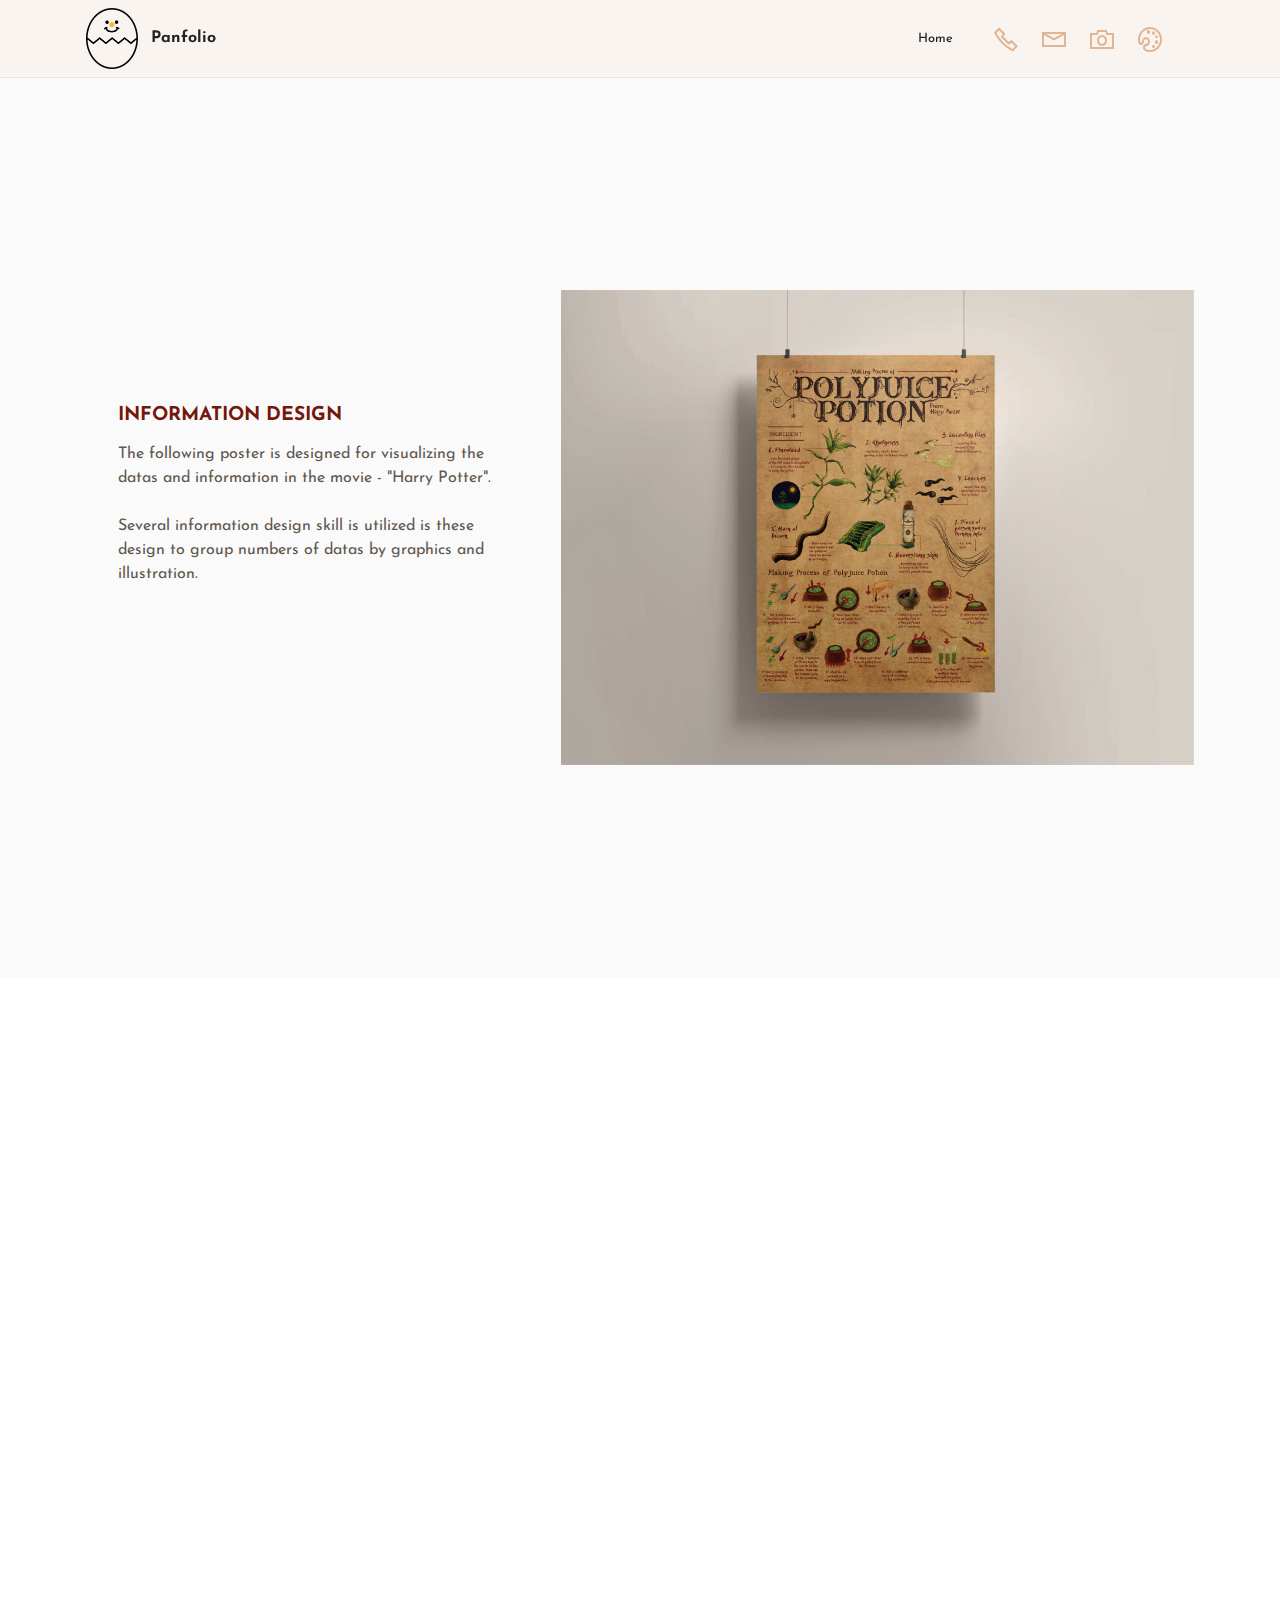
<file: harrypotter.html>
<!DOCTYPE html>
<html  >
<head>
  <!-- Site made with Mobirise Website Builder v5.3.0, https://mobirise.com -->
  <meta charset="UTF-8">
  <meta http-equiv="X-UA-Compatible" content="IE=edge">
  <meta name="generator" content="Mobirise v5.3.0, mobirise.com">
  <meta name="viewport" content="width=device-width, initial-scale=1, minimum-scale=1">
  <link rel="shortcut icon" href="assets/images/icon-104x121.png" type="image/x-icon">
  <meta name="description" content="">
  
  
  <title>harry potter</title>
  <link rel="stylesheet" href="assets/web/assets/mobirise-icons2/mobirise2.css">
  <link rel="stylesheet" href="assets/tether/tether.min.css">
  <link rel="stylesheet" href="assets/bootstrap/css/bootstrap.min.css">
  <link rel="stylesheet" href="assets/bootstrap/css/bootstrap-grid.min.css">
  <link rel="stylesheet" href="assets/bootstrap/css/bootstrap-reboot.min.css">
  <link rel="stylesheet" href="assets/animatecss/animate.css">
  <link rel="stylesheet" href="assets/dropdown/css/style.css">
  <link rel="stylesheet" href="assets/socicon/css/styles.css">
  <link rel="stylesheet" href="assets/theme/css/style.css">
  <link rel="preload" as="style" href="assets/mobirise/css/mbr-additional.css"><link rel="stylesheet" href="assets/mobirise/css/mbr-additional.css" type="text/css">
  
  
  
  
</head>
<body>
  
  <section class="menu cid-s48OLK6784" once="menu" id="menu1-1h">
    
    <nav class="navbar navbar-dropdown navbar-expand-lg">
        <div class="container">
            <div class="navbar-brand">
                <span class="navbar-logo">
                    <a href="https://mobiri.se">
                        <img src="assets/images/icon-104x121.png" alt="Mobirise" style="height: 3.8rem;">
                    </a>
                </span>
                <span class="navbar-caption-wrap"><a class="navbar-caption text-black display-7" href="https://mobiri.se">Panfolio&nbsp;</a></span>
            </div>
            <button class="navbar-toggler" type="button" data-toggle="collapse" data-target="#navbarSupportedContent" aria-controls="navbarNavAltMarkup" aria-expanded="false" aria-label="Toggle navigation">
                <div class="hamburger">
                    <span></span>
                    <span></span>
                    <span></span>
                    <span></span>
                </div>
            </button>
            <div class="collapse navbar-collapse" id="navbarSupportedContent">
                <ul class="navbar-nav nav-dropdown nav-right" data-app-modern-menu="true"><li class="nav-item"><a class="nav-link link text-black text-primary display-4" href="index.html">Home</a></li></ul>
                <div class="icons-menu">
                    <a class="iconfont-wrapper" href="tel:+852 62000828">
                        <span class="p-2 mbr-iconfont mobi-mbri-phone mobi-mbri"></span>
                    </a>
                    <a class="iconfont-wrapper" href="mailto:pansytsui2@gmail.com">
                        <span class="p-2 mbr-iconfont mobi-mbri-letter mobi-mbri"></span>
                    </a>
                    <a class="iconfont-wrapper" href="tel:+852 62000828">
                        <span class="p-2 mbr-iconfont mobi-mbri-camera mobi-mbri"></span>
                    </a>
                    <a class="iconfont-wrapper" href="https://www.instagram.com/hopaudan/" target="_blank">
                        <span class="p-2 mbr-iconfont mobi-mbri-change-style mobi-mbri"></span>
                    </a>
                </div>
                
            </div>
        </div>
    </nav>

</section>

<section class="image2 cid-stfOiI1Mur mbr-fullscreen" id="image2-1n">
    

    

    <div class="container">
        <div class="row align-items-center">
            <div class="col-12 col-lg-7">
                <div class="image-wrapper">
                    <img src="assets/images/poster2-1076x807.jpg" alt="Mobirise">
                    
                </div>
            </div>
            <div class="col-12 col-lg">
                <div class="text-wrapper">
                    <h3 class="mbr-section-title mbr-fonts-style mb-3 display-2">
                        <strong>INFORMATION DESIGN</strong></h3>
                    <p class="mbr-text mbr-fonts-style display-7">The following poster is designed for visualizing the datas and information in the movie - "Harry Potter". <br><br>Several information design skill is utilized is these design to group numbers of datas by graphics and illustration.<br><br><br></p>
                </div>
            </div>
        </div>
    </div>
</section>

<section class="image3 cid-stfO9Dn43A" id="image3-1k">
    

    

    <div class="container">
        <div class="row justify-content-center">
            <div class="col-12 col-lg-10">
                <div class="image-wrapper">
                    <img src="assets/images/76444-1836x1224.jpeg" alt="Mobirise">
                    <p class="mbr-description mbr-fonts-style mt-2 align-center display-4">
                        Poster - Making Process of Polyjuice Potion</p>
                </div>
            </div>
        </div>
    </div>
</section>

<section class="image3 cid-stfOaCdfqL" id="image3-1m">
    

    

    <div class="container">
        <div class="row justify-content-center">
            <div class="col-12 col-lg-10">
                <div class="image-wrapper">
                    <img src="assets/images/123-1836x1360.jpeg" alt="Mobirise">
                    <p class="mbr-description mbr-fonts-style mt-2 align-center display-4">Poster - Box office of Harry Potter</p>
                </div>
            </div>
        </div>
    </div>
</section>

<section class="image3 cid-stfOaeQ2q3" id="image3-1l">
    

    

    <div class="container">
        <div class="row justify-content-center">
            <div class="col-12 col-lg-10">
                <div class="image-wrapper">
                    <img src="assets/images/mock-up-poster-horizontal-1836x1360.jpeg" alt="Mobirise">
                    <p class="mbr-description mbr-fonts-style mt-2 align-center display-4">
                        Poster - Relationship Diagram of Harry Potter</p>
                </div>
            </div>
        </div>
    </div>
</section>

<section class="footer3 cid-s48P1Icc8J mbr-reveal" once="footers" id="footer3-1i">

    

    

    <div class="container">
        <div class="media-container-row align-center mbr-white">
            <div class="row row-links">
                <ul class="foot-menu">
                    
                    
                    
                    
                    
                <li class="foot-menu-item mbr-fonts-style display-7"><a href="index.html" class="text-primary">HOME PAGE</a></li><li class="foot-menu-item mbr-fonts-style display-7"><a href="#top" class="text-primary">BACK TO TOP</a></li></ul>
            </div>
            <div class="row social-row">
                <div class="social-list align-right pb-2">
                    
                    
                    
                    
                    
                    
                <div class="soc-item">
                        <a href="mailto:pansytsui2@gmail.com">
                            <span class="mbr-iconfont mbr-iconfont-social socicon-mail socicon" style="color: rgb(53, 53, 53); fill: rgb(53, 53, 53);"></span>
                        </a>
                    </div></div>
            </div>
            <div class="row row-copirayt">
                <p class="mbr-text mb-0 mbr-fonts-style mbr-white align-center display-7">
                    © Copyright 2020 Mobirise. All Rights Reserved.
                </p>
            </div>
        </div>
    </div>
</section><section style="background-color: #fff; font-family: -apple-system, BlinkMacSystemFont, 'Segoe UI', 'Roboto', 'Helvetica Neue', Arial, sans-serif; color:#aaa; font-size:12px; padding: 0; align-items: center; display: flex;"><a href="https://mobirise.site/o" style="flex: 1 1; height: 3rem; padding-left: 1rem;"></a><p style="flex: 0 0 auto; margin:0; padding-right:1rem;">Created with Mobirise - <a href="https://mobirise.site/l" style="color:#aaa;">Go now</a></p></section><script src="assets/web/assets/jquery/jquery.min.js"></script>  <script src="assets/popper/popper.min.js"></script>  <script src="assets/tether/tether.min.js"></script>  <script src="assets/bootstrap/js/bootstrap.min.js"></script>  <script src="assets/smoothscroll/smooth-scroll.js"></script>  <script src="assets/viewportchecker/jquery.viewportchecker.js"></script>  <script src="assets/dropdown/js/nav-dropdown.js"></script>  <script src="assets/dropdown/js/navbar-dropdown.js"></script>  <script src="assets/touchswipe/jquery.touch-swipe.min.js"></script>  <script src="assets/theme/js/script.js"></script>  
  
  
  <input name="animation" type="hidden">
  </body>
</html>
</file>
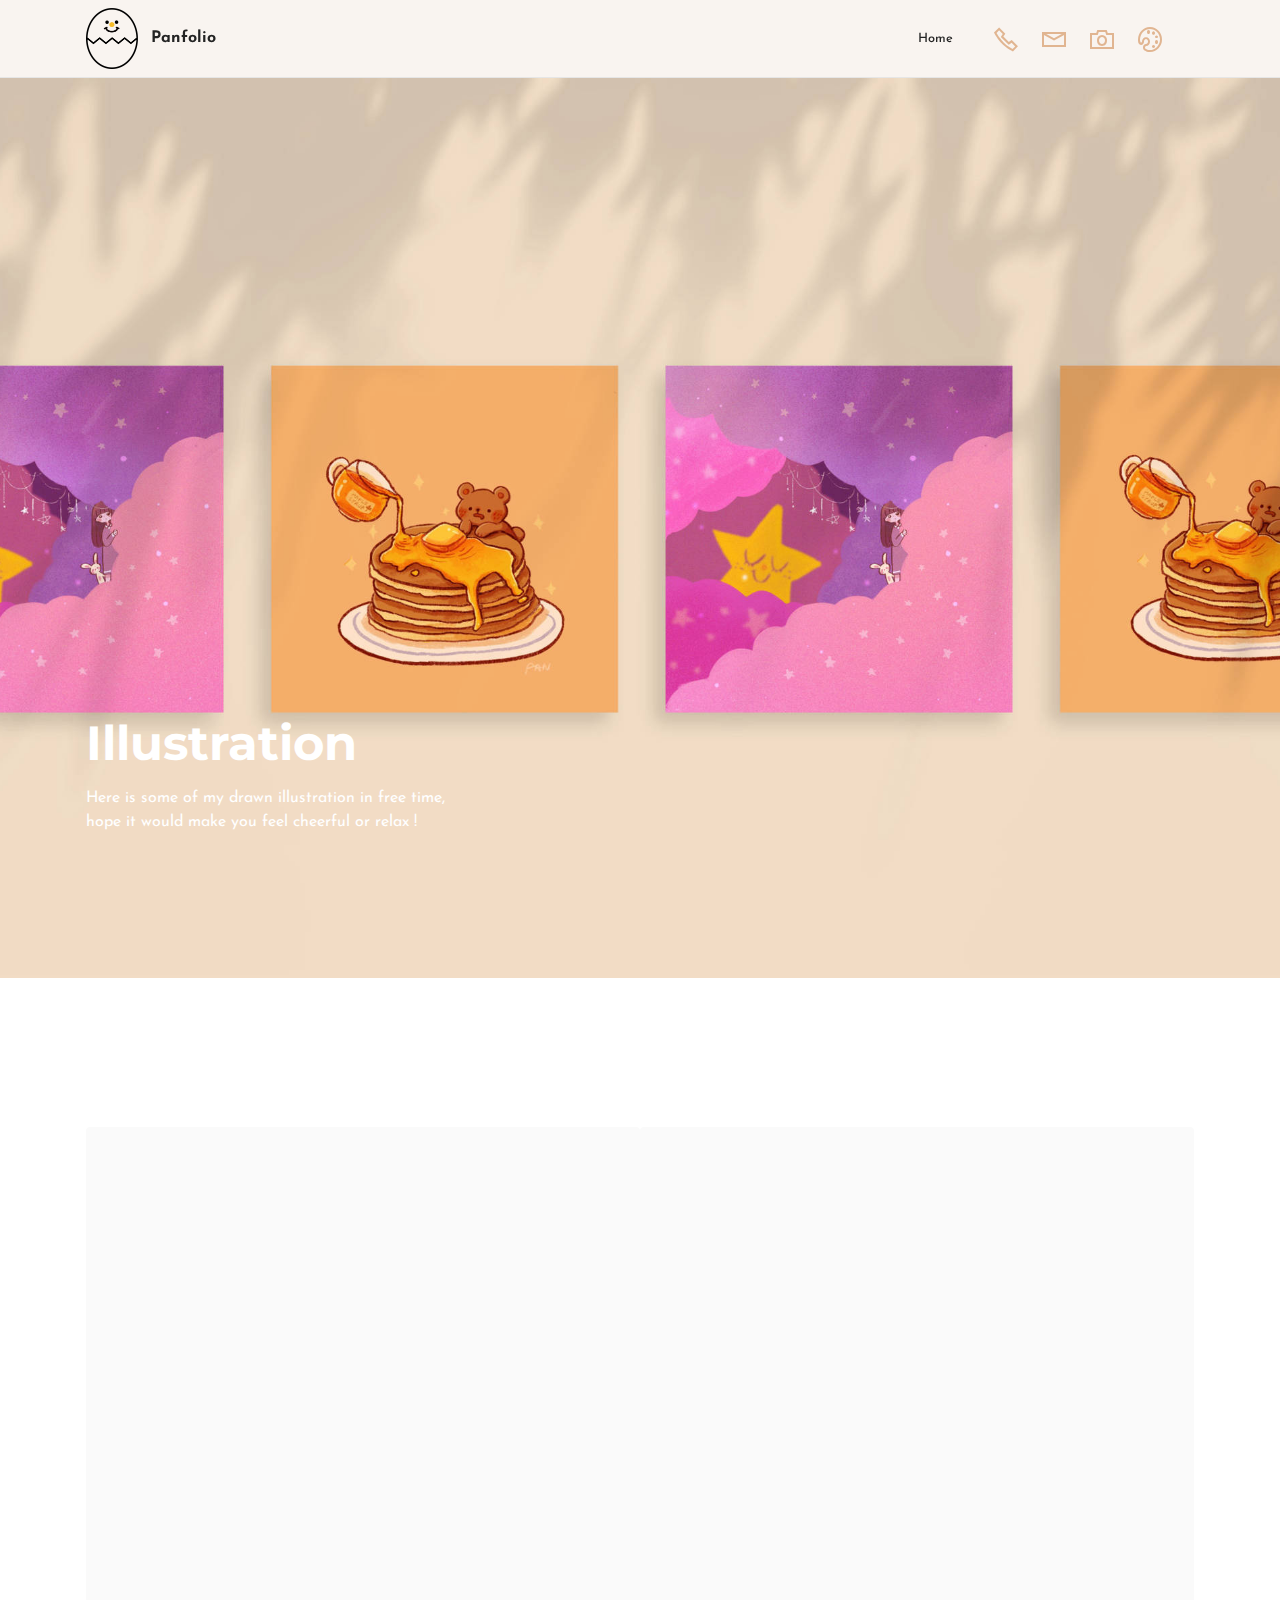
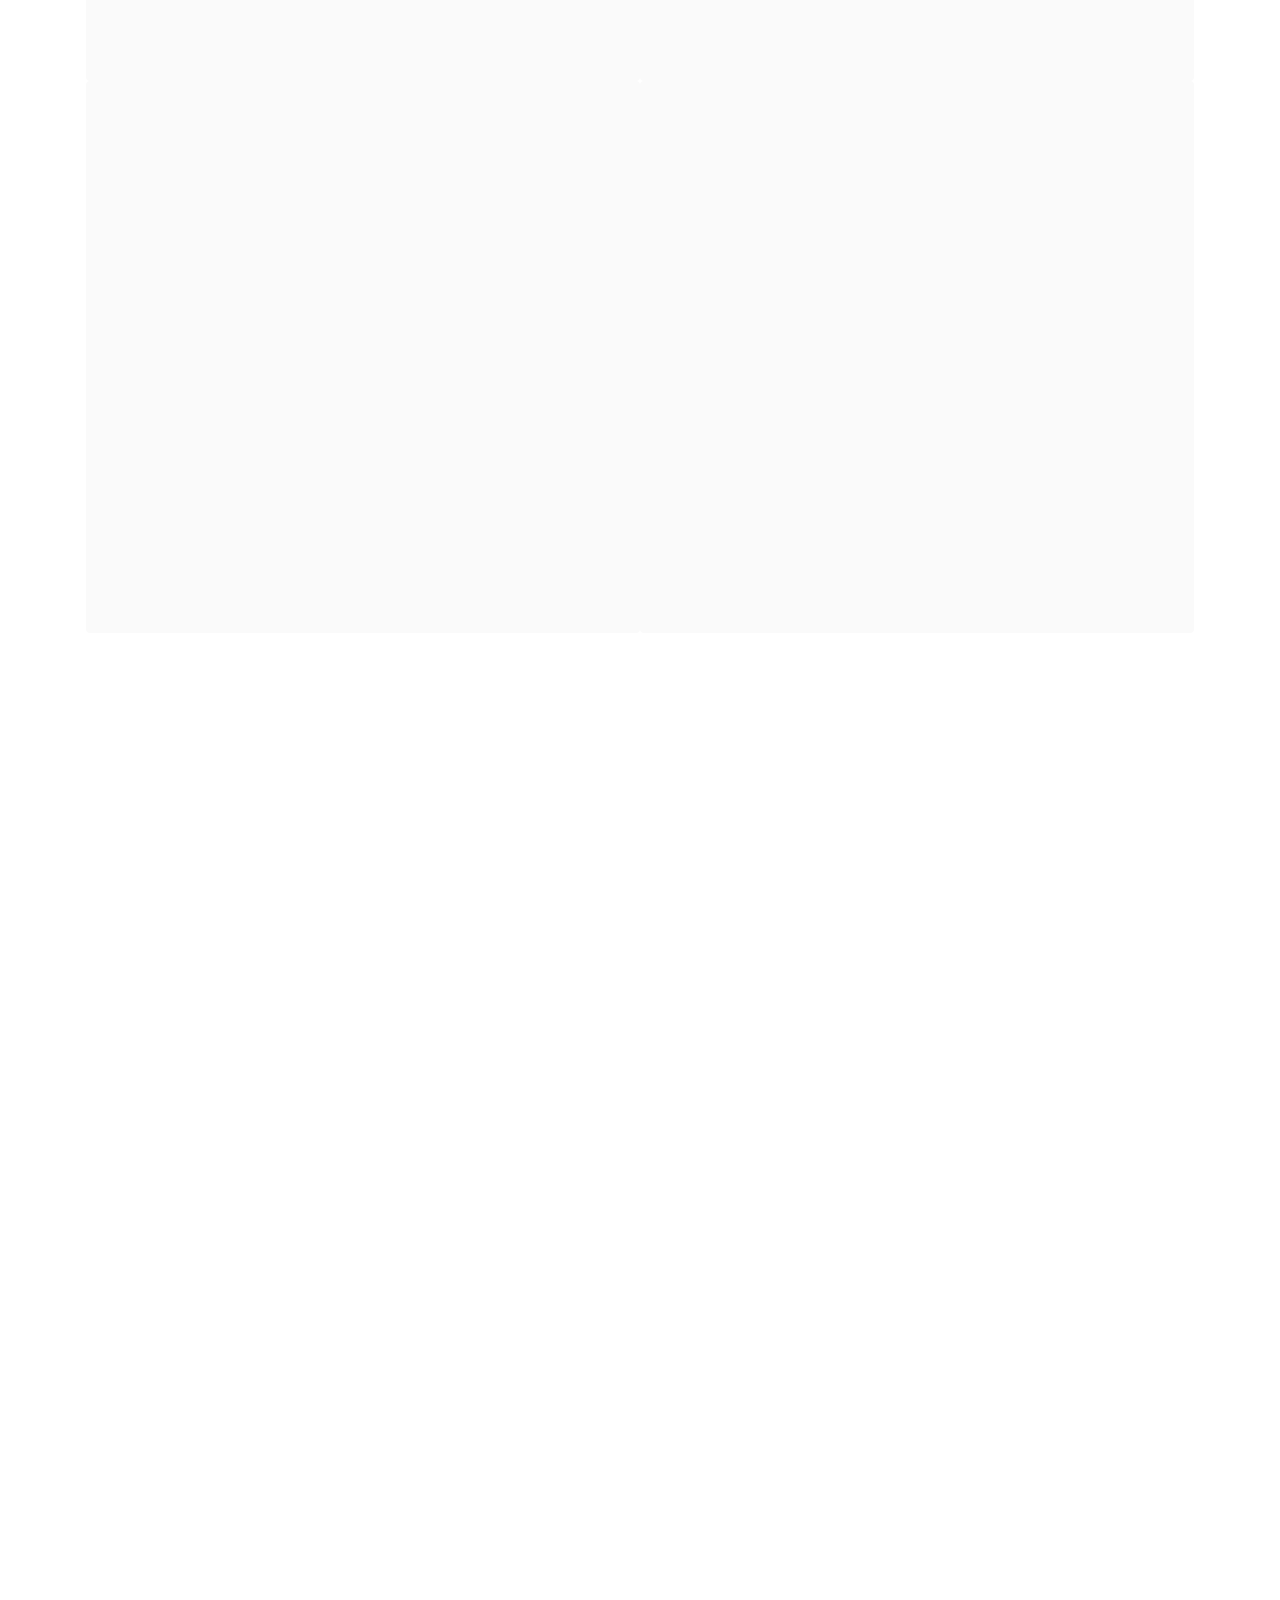
<file: illustration.html>
<!DOCTYPE html>
<html  >
<head>
  <!-- Site made with Mobirise Website Builder v5.3.0, https://mobirise.com -->
  <meta charset="UTF-8">
  <meta http-equiv="X-UA-Compatible" content="IE=edge">
  <meta name="generator" content="Mobirise v5.3.0, mobirise.com">
  <meta name="viewport" content="width=device-width, initial-scale=1, minimum-scale=1">
  <link rel="shortcut icon" href="assets/images/icon-104x121.png" type="image/x-icon">
  <meta name="description" content="">
  
  
  <title>illustration</title>
  <link rel="stylesheet" href="assets/web/assets/mobirise-icons2/mobirise2.css">
  <link rel="stylesheet" href="assets/tether/tether.min.css">
  <link rel="stylesheet" href="assets/bootstrap/css/bootstrap.min.css">
  <link rel="stylesheet" href="assets/bootstrap/css/bootstrap-grid.min.css">
  <link rel="stylesheet" href="assets/bootstrap/css/bootstrap-reboot.min.css">
  <link rel="stylesheet" href="assets/animatecss/animate.css">
  <link rel="stylesheet" href="assets/dropdown/css/style.css">
  <link rel="stylesheet" href="assets/socicon/css/styles.css">
  <link rel="stylesheet" href="assets/theme/css/style.css">
  <link rel="preload" as="style" href="assets/mobirise/css/mbr-additional.css"><link rel="stylesheet" href="assets/mobirise/css/mbr-additional.css" type="text/css">
  
  
  
  
</head>
<body>
  
  <section class="menu cid-s48OLK6784" once="menu" id="menu1-2y">
    
    <nav class="navbar navbar-dropdown navbar-expand-lg">
        <div class="container">
            <div class="navbar-brand">
                <span class="navbar-logo">
                    <a href="https://mobiri.se">
                        <img src="assets/images/icon-104x121.png" alt="Mobirise" style="height: 3.8rem;">
                    </a>
                </span>
                <span class="navbar-caption-wrap"><a class="navbar-caption text-black display-7" href="https://mobiri.se">Panfolio&nbsp;</a></span>
            </div>
            <button class="navbar-toggler" type="button" data-toggle="collapse" data-target="#navbarSupportedContent" aria-controls="navbarNavAltMarkup" aria-expanded="false" aria-label="Toggle navigation">
                <div class="hamburger">
                    <span></span>
                    <span></span>
                    <span></span>
                    <span></span>
                </div>
            </button>
            <div class="collapse navbar-collapse" id="navbarSupportedContent">
                <ul class="navbar-nav nav-dropdown nav-right" data-app-modern-menu="true"><li class="nav-item"><a class="nav-link link text-black text-primary display-4" href="index.html">Home</a></li></ul>
                <div class="icons-menu">
                    <a class="iconfont-wrapper" href="tel:+852 62000828">
                        <span class="p-2 mbr-iconfont mobi-mbri-phone mobi-mbri"></span>
                    </a>
                    <a class="iconfont-wrapper" href="mailto:pansytsui2@gmail.com">
                        <span class="p-2 mbr-iconfont mobi-mbri-letter mobi-mbri"></span>
                    </a>
                    <a class="iconfont-wrapper" href="tel:+852 62000828">
                        <span class="p-2 mbr-iconfont mobi-mbri-camera mobi-mbri"></span>
                    </a>
                    <a class="iconfont-wrapper" href="https://www.instagram.com/hopaudan/" target="_blank">
                        <span class="p-2 mbr-iconfont mobi-mbri-change-style mobi-mbri"></span>
                    </a>
                </div>
                
            </div>
        </div>
    </nav>

</section>

<section class="header4 cid-stHjrhxQ6H mbr-fullscreen" id="header4-3w">

    
    
    <div class="container">
        <div class="row">
            <div class="content-wrap">
                <h1 class="mbr-section-title mbr-fonts-style mbr-white mb-3 display-1">
                    <strong>Illustration</strong></h1>
                
                <p class="mbr-fonts-style mbr-text mbr-white mb-3 display-7">
                    Here is some of my drawn illustration in free time,<br>hope it would make you feel cheerful or relax !</p>

                
            </div>
        </div>
    </div>
</section>

<section class="gallery1 cid-stC9LoBma9" id="gallery1-3q">
    
    
    <div class="container">
        <div class="mbr-section-head">
            <h4 class="mbr-section-title mbr-fonts-style align-center mb-0 display-2">
                <strong>Gallery</strong></h4>
            
        </div>
        <div class="row mt-4">
            <div class="item features-image сol-12 col-md-6 col-lg-6">
                <div class="item-wrapper">
                    <div class="item-img">
                        <img src="assets/images/unadjustednonraw-thumb-9c-1024x1024.jpg" alt="">
                    </div>
                    
                    
                </div>
            </div>
            <div class="item features-image сol-12 col-md-6 col-lg-6">
                <div class="item-wrapper">
                    <div class="item-img">
                        <img src="assets/images/img-116-1000x1000.jpg" alt="">
                    </div>
                    
                    
                </div>
            </div><div class="item features-image сol-12 col-md-6 col-lg-6">
                <div class="item-wrapper">
                    <div class="item-img">
                        <img src="assets/images/illustration-1-4-1-1089x1093.jpeg" alt="">
                    </div>
                    
                    
                </div>
            </div><div class="item features-image сol-12 col-md-6 col-lg-6">
                <div class="item-wrapper">
                    <div class="item-img">
                        <img src="assets/images/illustration-1-4-1-2-1089x1085.jpg" alt="">
                    </div>
                    
                    
                </div>
            </div>
            
            
        </div>
    </div>
</section>

<section class="image4 cid-stC9iNBW5u" id="image4-3p">
    

    

    <div class="container">
        <div class="row">
            <div class="col-12 col-lg-6">
                <div class="image-wrapper">
                    <img src="assets/images/illustration-1-4-1-3-1057x1518.jpg" alt="Mobirise">
                    
                </div>
            </div>
            <div class="col-12 col-lg-6">
                <div class="image-wrapper">
                    <img src="assets/images/c8d6dc01-e836-472e-8cf1-5bfe307c67c0-1-1076x2330.png" alt="Mobirise">
                    
                </div>
            </div>
        </div>
    </div>
</section>

<section class="footer3 cid-s48P1Icc8J mbr-reveal" once="footers" id="footer3-2z">

    

    

    <div class="container">
        <div class="media-container-row align-center mbr-white">
            <div class="row row-links">
                <ul class="foot-menu">
                    
                    
                    
                    
                    
                <li class="foot-menu-item mbr-fonts-style display-7"><a href="index.html" class="text-primary">HOME PAGE</a></li><li class="foot-menu-item mbr-fonts-style display-7"><a href="#top" class="text-primary">BACK TO TOP</a></li></ul>
            </div>
            <div class="row social-row">
                <div class="social-list align-right pb-2">
                    
                    
                    
                    
                    
                    
                <div class="soc-item">
                        <a href="mailto:pansytsui2@gmail.com">
                            <span class="mbr-iconfont mbr-iconfont-social socicon-mail socicon" style="color: rgb(53, 53, 53); fill: rgb(53, 53, 53);"></span>
                        </a>
                    </div></div>
            </div>
            <div class="row row-copirayt">
                <p class="mbr-text mb-0 mbr-fonts-style mbr-white align-center display-7">
                    © Copyright 2020 Mobirise. All Rights Reserved.
                </p>
            </div>
        </div>
    </div>
</section><section style="background-color: #fff; font-family: -apple-system, BlinkMacSystemFont, 'Segoe UI', 'Roboto', 'Helvetica Neue', Arial, sans-serif; color:#aaa; font-size:12px; padding: 0; align-items: center; display: flex;"><a href="https://mobirise.site/u" style="flex: 1 1; height: 3rem; padding-left: 1rem;"></a><p style="flex: 0 0 auto; margin:0; padding-right:1rem;">Mobirise free builder - <a href="https://mobirise.site/p" style="color:#aaa;">See here</a></p></section><script src="assets/web/assets/jquery/jquery.min.js"></script>  <script src="assets/popper/popper.min.js"></script>  <script src="assets/tether/tether.min.js"></script>  <script src="assets/bootstrap/js/bootstrap.min.js"></script>  <script src="assets/smoothscroll/smooth-scroll.js"></script>  <script src="assets/viewportchecker/jquery.viewportchecker.js"></script>  <script src="assets/dropdown/js/nav-dropdown.js"></script>  <script src="assets/dropdown/js/navbar-dropdown.js"></script>  <script src="assets/touchswipe/jquery.touch-swipe.min.js"></script>  <script src="assets/theme/js/script.js"></script>  
  
  
  <input name="animation" type="hidden">
  </body>
</html>
</file>
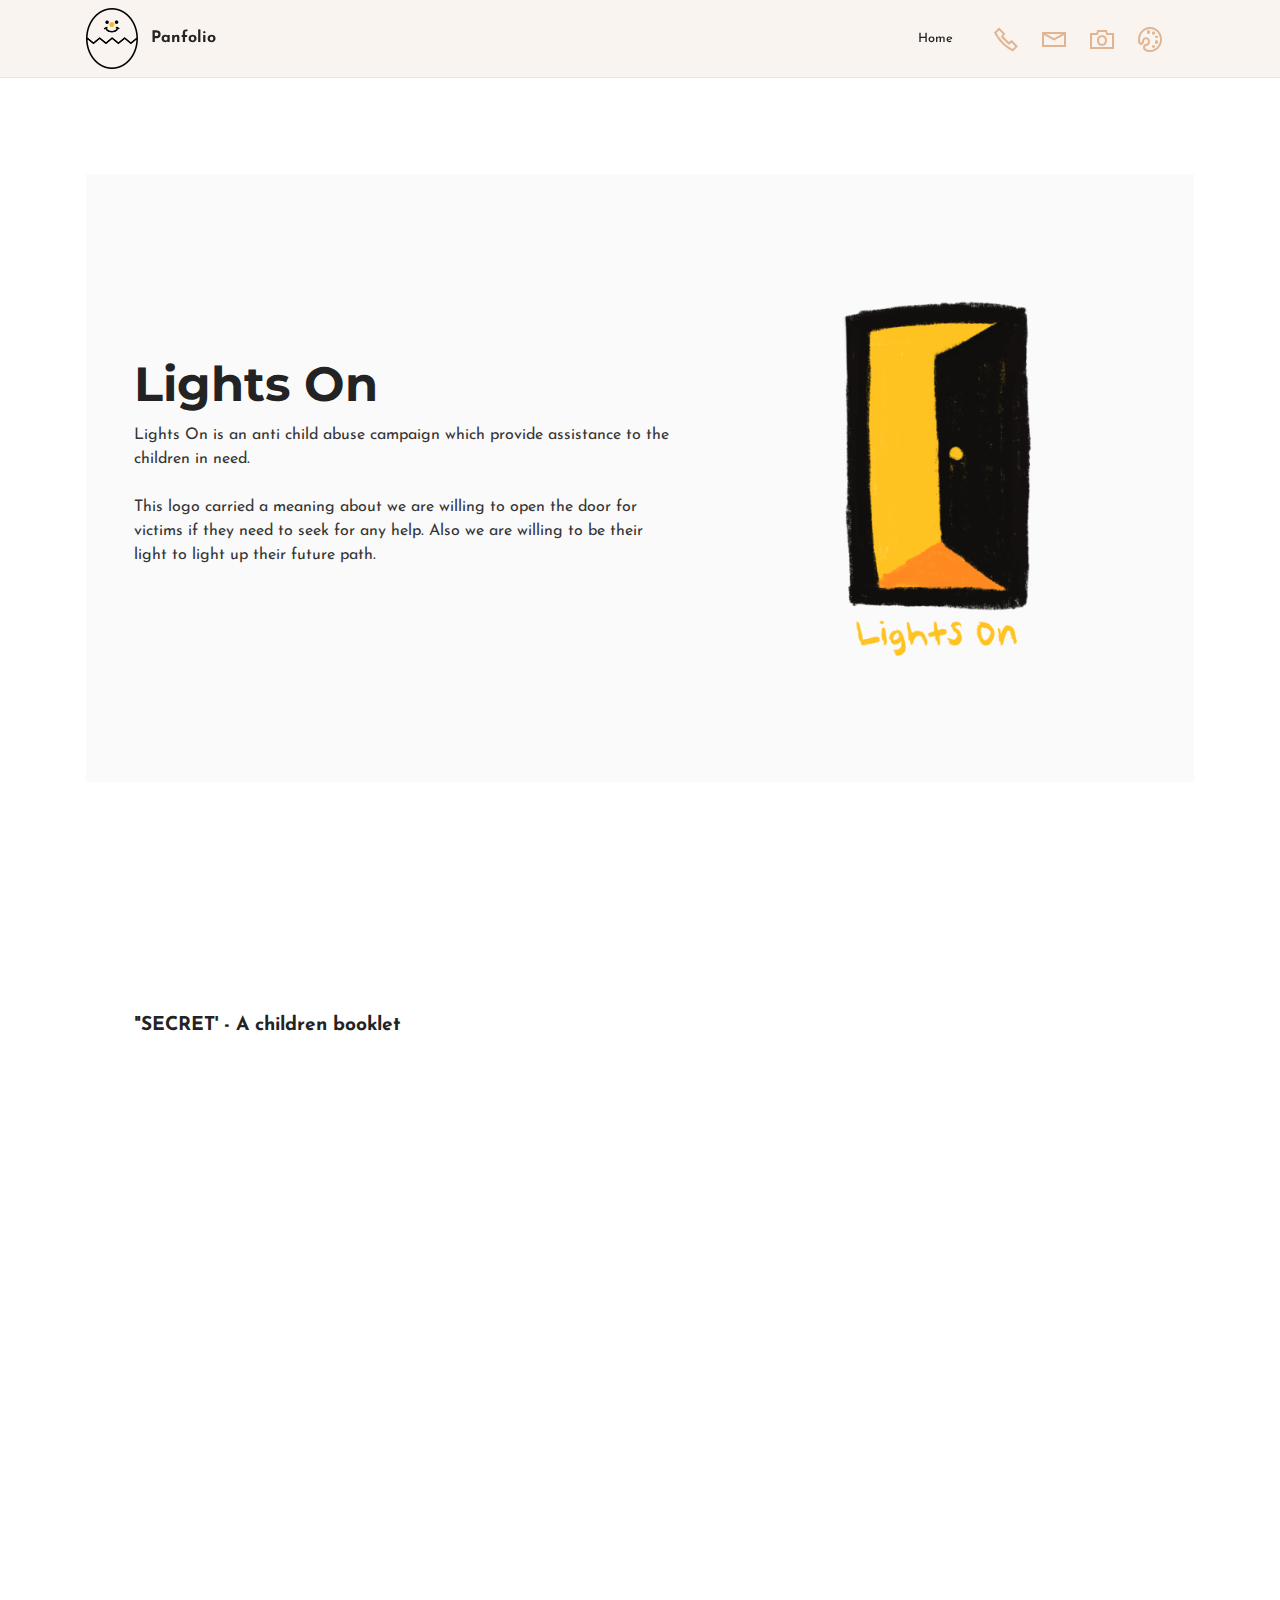
<file: lightson.html>
<!DOCTYPE html>
<html  >
<head>
  <!-- Site made with Mobirise Website Builder v5.3.0, https://mobirise.com -->
  <meta charset="UTF-8">
  <meta http-equiv="X-UA-Compatible" content="IE=edge">
  <meta name="generator" content="Mobirise v5.3.0, mobirise.com">
  <meta name="viewport" content="width=device-width, initial-scale=1, minimum-scale=1">
  <link rel="shortcut icon" href="assets/images/icon-104x121.png" type="image/x-icon">
  <meta name="description" content="">
  
  
  <title>Lights on</title>
  <link rel="stylesheet" href="assets/web/assets/mobirise-icons2/mobirise2.css">
  <link rel="stylesheet" href="assets/tether/tether.min.css">
  <link rel="stylesheet" href="assets/bootstrap/css/bootstrap.min.css">
  <link rel="stylesheet" href="assets/bootstrap/css/bootstrap-grid.min.css">
  <link rel="stylesheet" href="assets/bootstrap/css/bootstrap-reboot.min.css">
  <link rel="stylesheet" href="assets/animatecss/animate.css">
  <link rel="stylesheet" href="assets/dropdown/css/style.css">
  <link rel="stylesheet" href="assets/socicon/css/styles.css">
  <link rel="stylesheet" href="assets/theme/css/style.css">
  <link rel="preload" as="style" href="assets/mobirise/css/mbr-additional.css"><link rel="stylesheet" href="assets/mobirise/css/mbr-additional.css" type="text/css">
  
  
  
  
</head>
<body>
  
  <section class="menu cid-s48OLK6784" once="menu" id="menu1-2h">
    
    <nav class="navbar navbar-dropdown navbar-expand-lg">
        <div class="container">
            <div class="navbar-brand">
                <span class="navbar-logo">
                    <a href="https://mobiri.se">
                        <img src="assets/images/icon-104x121.png" alt="Mobirise" style="height: 3.8rem;">
                    </a>
                </span>
                <span class="navbar-caption-wrap"><a class="navbar-caption text-black display-7" href="https://mobiri.se">Panfolio&nbsp;</a></span>
            </div>
            <button class="navbar-toggler" type="button" data-toggle="collapse" data-target="#navbarSupportedContent" aria-controls="navbarNavAltMarkup" aria-expanded="false" aria-label="Toggle navigation">
                <div class="hamburger">
                    <span></span>
                    <span></span>
                    <span></span>
                    <span></span>
                </div>
            </button>
            <div class="collapse navbar-collapse" id="navbarSupportedContent">
                <ul class="navbar-nav nav-dropdown nav-right" data-app-modern-menu="true"><li class="nav-item"><a class="nav-link link text-black text-primary display-4" href="index.html">Home</a></li></ul>
                <div class="icons-menu">
                    <a class="iconfont-wrapper" href="tel:+852 62000828">
                        <span class="p-2 mbr-iconfont mobi-mbri-phone mobi-mbri"></span>
                    </a>
                    <a class="iconfont-wrapper" href="mailto:pansytsui2@gmail.com">
                        <span class="p-2 mbr-iconfont mobi-mbri-letter mobi-mbri"></span>
                    </a>
                    <a class="iconfont-wrapper" href="tel:+852 62000828">
                        <span class="p-2 mbr-iconfont mobi-mbri-camera mobi-mbri"></span>
                    </a>
                    <a class="iconfont-wrapper" href="https://www.instagram.com/hopaudan/" target="_blank">
                        <span class="p-2 mbr-iconfont mobi-mbri-change-style mobi-mbri"></span>
                    </a>
                </div>
                
            </div>
        </div>
    </nav>

</section>

<section class="features15 cid-strdQu7mC6" id="features16-2t">

    

    
    <div class="container">
        <div class="content-wrapper">
            <div class="row align-items-center">
                <div class="col-12 col-lg">
                    <div class="text-wrapper">
                        <h6 class="card-title mbr-fonts-style display-1">
                            <strong>Lights On</strong></h6>
                        <p class="mbr-text mbr-fonts-style mb-4 display-7">
                            Lights On is an anti child abuse campaign which provide assistance to the children in need.<br><br>This logo carried a meaning about we are willing to open the door for victims if they need to seek for any help. Also we are willing to be their light to light up their future path.</p>
                        
                    </div>
                </div>
                <div class="col-12 col-lg-5">
                    <div class="image-wrapper">
                        <img src="assets/images/logo-980x1091.png" alt="Mobirise">
                    </div>
                </div>
            </div>
        </div>
    </div>
</section>

<section class="features15 cid-strf2JYerB" id="features16-2u">

    

    
    <div class="container">
        <div class="content-wrapper">
            <div class="row align-items-center">
                <div class="col-12 col-lg">
                    <div class="text-wrapper">
                        <h6 class="card-title mbr-fonts-style display-2">
                            <strong>"SECRET' - A children booklet</strong></h6>
                        <p class="mbr-text mbr-fonts-style mb-4 display-4">The booklet is about a girl named Lily, who was abused by her father consistently but she is not allowed to spoil it.&nbsp;<br><br>The ending of the story is encouraging the victims should tell the truth to reliable people, if not the situation would not be solved. <br><br>The story book is aimed to spread in the primary school student to enhance their awareness on such issue and encouraging them to seek for help in they in need.</p>
                        
                    </div>
                </div>
                <div class="col-12 col-lg-7">
                    <div class="image-wrapper">
                        <img src="assets/images/book-mock-up-980x627.jpg" alt="Mobirise">
                    </div>
                </div>
            </div>
        </div>
    </div>
</section>

<section class="image3 cid-strgGf8SDb" id="image3-2x">
    

    

    <div class="container">
        <div class="row justify-content-center">
            <div class="col-12 col-lg-10">
                <div class="image-wrapper">
                    <img src="assets/images/1-4-1-2-1804x999.jpg" alt="Mobirise">
                    <p class="mbr-description mbr-fonts-style mt-2 align-center display-4">
                        Front Cover and Back Cover</p>
                </div>
            </div>
        </div>
    </div>
</section>

<section class="image3 cid-stl5AjA9hM" id="image3-2k">
    

    

    <div class="container">
        <div class="row justify-content-center">
            <div class="col-12 col-lg-10">
                <div class="image-wrapper">
                    <img src="assets/images/horizontal-book-mockup-2psd-1836x1322.jpg" alt="Mobirise">
                    <p class="mbr-description mbr-fonts-style mt-2 align-center display-4">
                        Pages</p>
                </div>
            </div>
        </div>
    </div>
</section>

<section class="image3 cid-strgF7BAPh" id="image3-2v">
    

    

    <div class="container">
        <div class="row justify-content-center">
            <div class="col-12 col-lg-10">
                <div class="image-wrapper">
                    <img src="assets/images/1-4-1-3-1804x1046.jpg" alt="Mobirise">
                    <p class="mbr-description mbr-fonts-style mt-2 align-center display-4">
                        Pages</p>
                </div>
            </div>
        </div>
    </div>
</section>

<section class="image3 cid-strgFs1g4i" id="image3-2w">
    

    

    <div class="container">
        <div class="row justify-content-center">
            <div class="col-12 col-lg-10">
                <div class="image-wrapper">
                    <img src="assets/images/1-4-1-1804x1046.jpg" alt="Mobirise">
                    <p class="mbr-description mbr-fonts-style mt-2 align-center display-4">
                        Pages</p>
                </div>
            </div>
        </div>
    </div>
</section>

<section class="footer3 cid-s48P1Icc8J mbr-reveal" once="footers" id="footer3-2i">

    

    

    <div class="container">
        <div class="media-container-row align-center mbr-white">
            <div class="row row-links">
                <ul class="foot-menu">
                    
                    
                    
                    
                    
                <li class="foot-menu-item mbr-fonts-style display-7"><a href="index.html" class="text-primary">HOME PAGE</a></li><li class="foot-menu-item mbr-fonts-style display-7"><a href="#top" class="text-primary">BACK TO TOP</a></li></ul>
            </div>
            <div class="row social-row">
                <div class="social-list align-right pb-2">
                    
                    
                    
                    
                    
                    
                <div class="soc-item">
                        <a href="mailto:pansytsui2@gmail.com">
                            <span class="mbr-iconfont mbr-iconfont-social socicon-mail socicon" style="color: rgb(53, 53, 53); fill: rgb(53, 53, 53);"></span>
                        </a>
                    </div></div>
            </div>
            <div class="row row-copirayt">
                <p class="mbr-text mb-0 mbr-fonts-style mbr-white align-center display-7">
                    © Copyright 2020 Mobirise. All Rights Reserved.
                </p>
            </div>
        </div>
    </div>
</section><section style="background-color: #fff; font-family: -apple-system, BlinkMacSystemFont, 'Segoe UI', 'Roboto', 'Helvetica Neue', Arial, sans-serif; color:#aaa; font-size:12px; padding: 0; align-items: center; display: flex;"><a href="https://mobirise.site/o" style="flex: 1 1; height: 3rem; padding-left: 1rem;"></a><p style="flex: 0 0 auto; margin:0; padding-right:1rem;">Develop your own web page with <a href="https://mobirise.site/z" style="color:#aaa;">Mobirise</a></p></section><script src="assets/web/assets/jquery/jquery.min.js"></script>  <script src="assets/popper/popper.min.js"></script>  <script src="assets/tether/tether.min.js"></script>  <script src="assets/bootstrap/js/bootstrap.min.js"></script>  <script src="assets/smoothscroll/smooth-scroll.js"></script>  <script src="assets/viewportchecker/jquery.viewportchecker.js"></script>  <script src="assets/dropdown/js/nav-dropdown.js"></script>  <script src="assets/dropdown/js/navbar-dropdown.js"></script>  <script src="assets/touchswipe/jquery.touch-swipe.min.js"></script>  <script src="assets/theme/js/script.js"></script>  
  
  
  <input name="animation" type="hidden">
  </body>
</html>
</file>
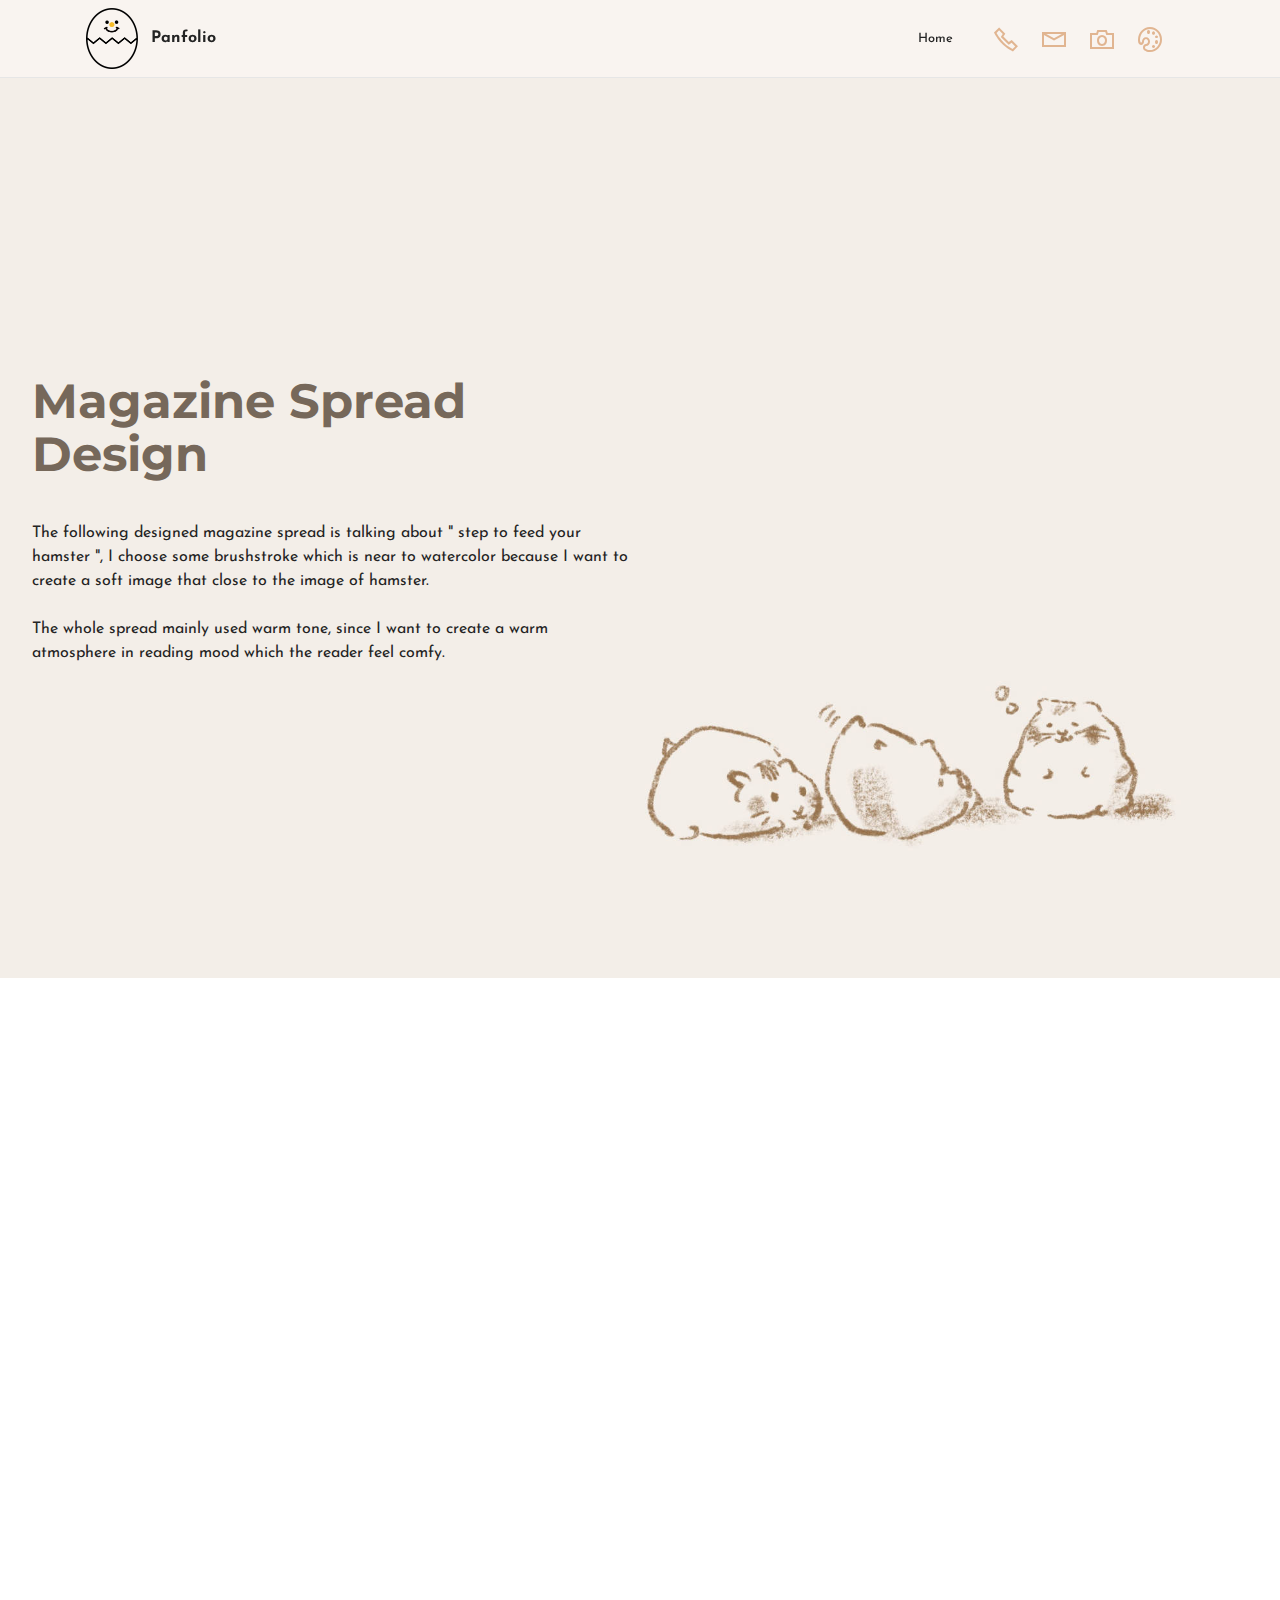
<file: magazine.html>
<!DOCTYPE html>
<html  >
<head>
  <!-- Site made with Mobirise Website Builder v5.3.0, https://mobirise.com -->
  <meta charset="UTF-8">
  <meta http-equiv="X-UA-Compatible" content="IE=edge">
  <meta name="generator" content="Mobirise v5.3.0, mobirise.com">
  <meta name="viewport" content="width=device-width, initial-scale=1, minimum-scale=1">
  <link rel="shortcut icon" href="assets/images/icon-104x121.png" type="image/x-icon">
  <meta name="description" content="">
  
  
  <title>magazine</title>
  <link rel="stylesheet" href="assets/web/assets/mobirise-icons2/mobirise2.css">
  <link rel="stylesheet" href="assets/tether/tether.min.css">
  <link rel="stylesheet" href="assets/bootstrap/css/bootstrap.min.css">
  <link rel="stylesheet" href="assets/bootstrap/css/bootstrap-grid.min.css">
  <link rel="stylesheet" href="assets/bootstrap/css/bootstrap-reboot.min.css">
  <link rel="stylesheet" href="assets/animatecss/animate.css">
  <link rel="stylesheet" href="assets/dropdown/css/style.css">
  <link rel="stylesheet" href="assets/socicon/css/styles.css">
  <link rel="stylesheet" href="assets/theme/css/style.css">
  <link rel="preload" as="style" href="assets/mobirise/css/mbr-additional.css"><link rel="stylesheet" href="assets/mobirise/css/mbr-additional.css" type="text/css">
  
  
  
  
</head>
<body>
  
  <section class="menu cid-s48OLK6784" once="menu" id="menu1-2n">
    
    <nav class="navbar navbar-dropdown navbar-expand-lg">
        <div class="container">
            <div class="navbar-brand">
                <span class="navbar-logo">
                    <a href="https://mobiri.se">
                        <img src="assets/images/icon-104x121.png" alt="Mobirise" style="height: 3.8rem;">
                    </a>
                </span>
                <span class="navbar-caption-wrap"><a class="navbar-caption text-black display-7" href="https://mobiri.se">Panfolio&nbsp;</a></span>
            </div>
            <button class="navbar-toggler" type="button" data-toggle="collapse" data-target="#navbarSupportedContent" aria-controls="navbarNavAltMarkup" aria-expanded="false" aria-label="Toggle navigation">
                <div class="hamburger">
                    <span></span>
                    <span></span>
                    <span></span>
                    <span></span>
                </div>
            </button>
            <div class="collapse navbar-collapse" id="navbarSupportedContent">
                <ul class="navbar-nav nav-dropdown nav-right" data-app-modern-menu="true"><li class="nav-item"><a class="nav-link link text-black text-primary display-4" href="index.html">Home</a></li></ul>
                <div class="icons-menu">
                    <a class="iconfont-wrapper" href="tel:+852 62000828">
                        <span class="p-2 mbr-iconfont mobi-mbri-phone mobi-mbri"></span>
                    </a>
                    <a class="iconfont-wrapper" href="mailto:pansytsui2@gmail.com">
                        <span class="p-2 mbr-iconfont mobi-mbri-letter mobi-mbri"></span>
                    </a>
                    <a class="iconfont-wrapper" href="tel:+852 62000828">
                        <span class="p-2 mbr-iconfont mobi-mbri-camera mobi-mbri"></span>
                    </a>
                    <a class="iconfont-wrapper" href="https://www.instagram.com/hopaudan/" target="_blank">
                        <span class="p-2 mbr-iconfont mobi-mbri-change-style mobi-mbri"></span>
                    </a>
                </div>
                
            </div>
        </div>
    </nav>

</section>

<section class="header4 cid-stqb1a3aIG mbr-fullscreen" id="header4-2q">

    
    
    <div class="container-fluid">
        <div class="row">
            <div class="content-wrap">
                <h1 class="mbr-section-title mbr-fonts-style mbr-white mb-3 display-1">
                    <strong>Magazine Spread Design</strong></h1>
                
                <p class="mbr-fonts-style mbr-text mbr-white mb-3 display-7"><br>The following designed magazine spread is talking about " step to feed your hamster ", I choose some brushstroke which is near to watercolor because I want to create a soft image that close to the image of hamster. <br><br>The whole spread mainly used warm tone, since I want to create a warm atmosphere in reading mood which the reader feel comfy.&nbsp;</p>

                
            </div>
        </div>
    </div>
</section>

<section class="image3 cid-stqb4s5wcE" id="image3-2r">
    

    

    <div class="container">
        <div class="row justify-content-center">
            <div class="col-12 col-lg-11">
                <div class="image-wrapper">
                    <img src="assets/images/1-4-1-1991x1236.jpg" alt="Mobirise">
                    <p class="mbr-description mbr-fonts-style mt-2 align-center display-4">Designed Magazine Spread</p>
                </div>
            </div>
        </div>
    </div>
</section>

<section class="image3 cid-stqdfUVYc0 mbr-fullscreen" id="image3-2s">
    

    

    <div class="container-fluid">
        <div class="row justify-content-center">
            <div class="col-12 col-lg-10">
                <div class="image-wrapper">
                    <img src="assets/images/hamster-final-profo-1-1-1836x1298.jpg" alt="Mobirise">
                    <p class="mbr-description mbr-fonts-style mt-2 align-center display-4">Original Spread</p>
                </div>
            </div>
        </div>
    </div>
</section>

<section class="footer3 cid-s48P1Icc8J mbr-reveal" once="footers" id="footer3-2o">

    

    

    <div class="container">
        <div class="media-container-row align-center mbr-white">
            <div class="row row-links">
                <ul class="foot-menu">
                    
                    
                    
                    
                    
                <li class="foot-menu-item mbr-fonts-style display-7"><a href="index.html" class="text-primary">HOME PAGE</a></li><li class="foot-menu-item mbr-fonts-style display-7"><a href="#top" class="text-primary">BACK TO TOP</a></li></ul>
            </div>
            <div class="row social-row">
                <div class="social-list align-right pb-2">
                    
                    
                    
                    
                    
                    
                <div class="soc-item">
                        <a href="mailto:pansytsui2@gmail.com">
                            <span class="mbr-iconfont mbr-iconfont-social socicon-mail socicon" style="color: rgb(53, 53, 53); fill: rgb(53, 53, 53);"></span>
                        </a>
                    </div></div>
            </div>
            <div class="row row-copirayt">
                <p class="mbr-text mb-0 mbr-fonts-style mbr-white align-center display-7">
                    © Copyright 2020 Mobirise. All Rights Reserved.
                </p>
            </div>
        </div>
    </div>
</section><section style="background-color: #fff; font-family: -apple-system, BlinkMacSystemFont, 'Segoe UI', 'Roboto', 'Helvetica Neue', Arial, sans-serif; color:#aaa; font-size:12px; padding: 0; align-items: center; display: flex;"><a href="https://mobirise.site/d" style="flex: 1 1; height: 3rem; padding-left: 1rem;"></a><p style="flex: 0 0 auto; margin:0; padding-right:1rem;">Created with <a href="https://mobirise.site/b" style="color:#aaa;">Mobirise</a> website themes</p></section><script src="assets/web/assets/jquery/jquery.min.js"></script>  <script src="assets/popper/popper.min.js"></script>  <script src="assets/tether/tether.min.js"></script>  <script src="assets/bootstrap/js/bootstrap.min.js"></script>  <script src="assets/smoothscroll/smooth-scroll.js"></script>  <script src="assets/viewportchecker/jquery.viewportchecker.js"></script>  <script src="assets/dropdown/js/nav-dropdown.js"></script>  <script src="assets/dropdown/js/navbar-dropdown.js"></script>  <script src="assets/touchswipe/jquery.touch-swipe.min.js"></script>  <script src="assets/theme/js/script.js"></script>  
  
  
  <input name="animation" type="hidden">
  </body>
</html>
</file>
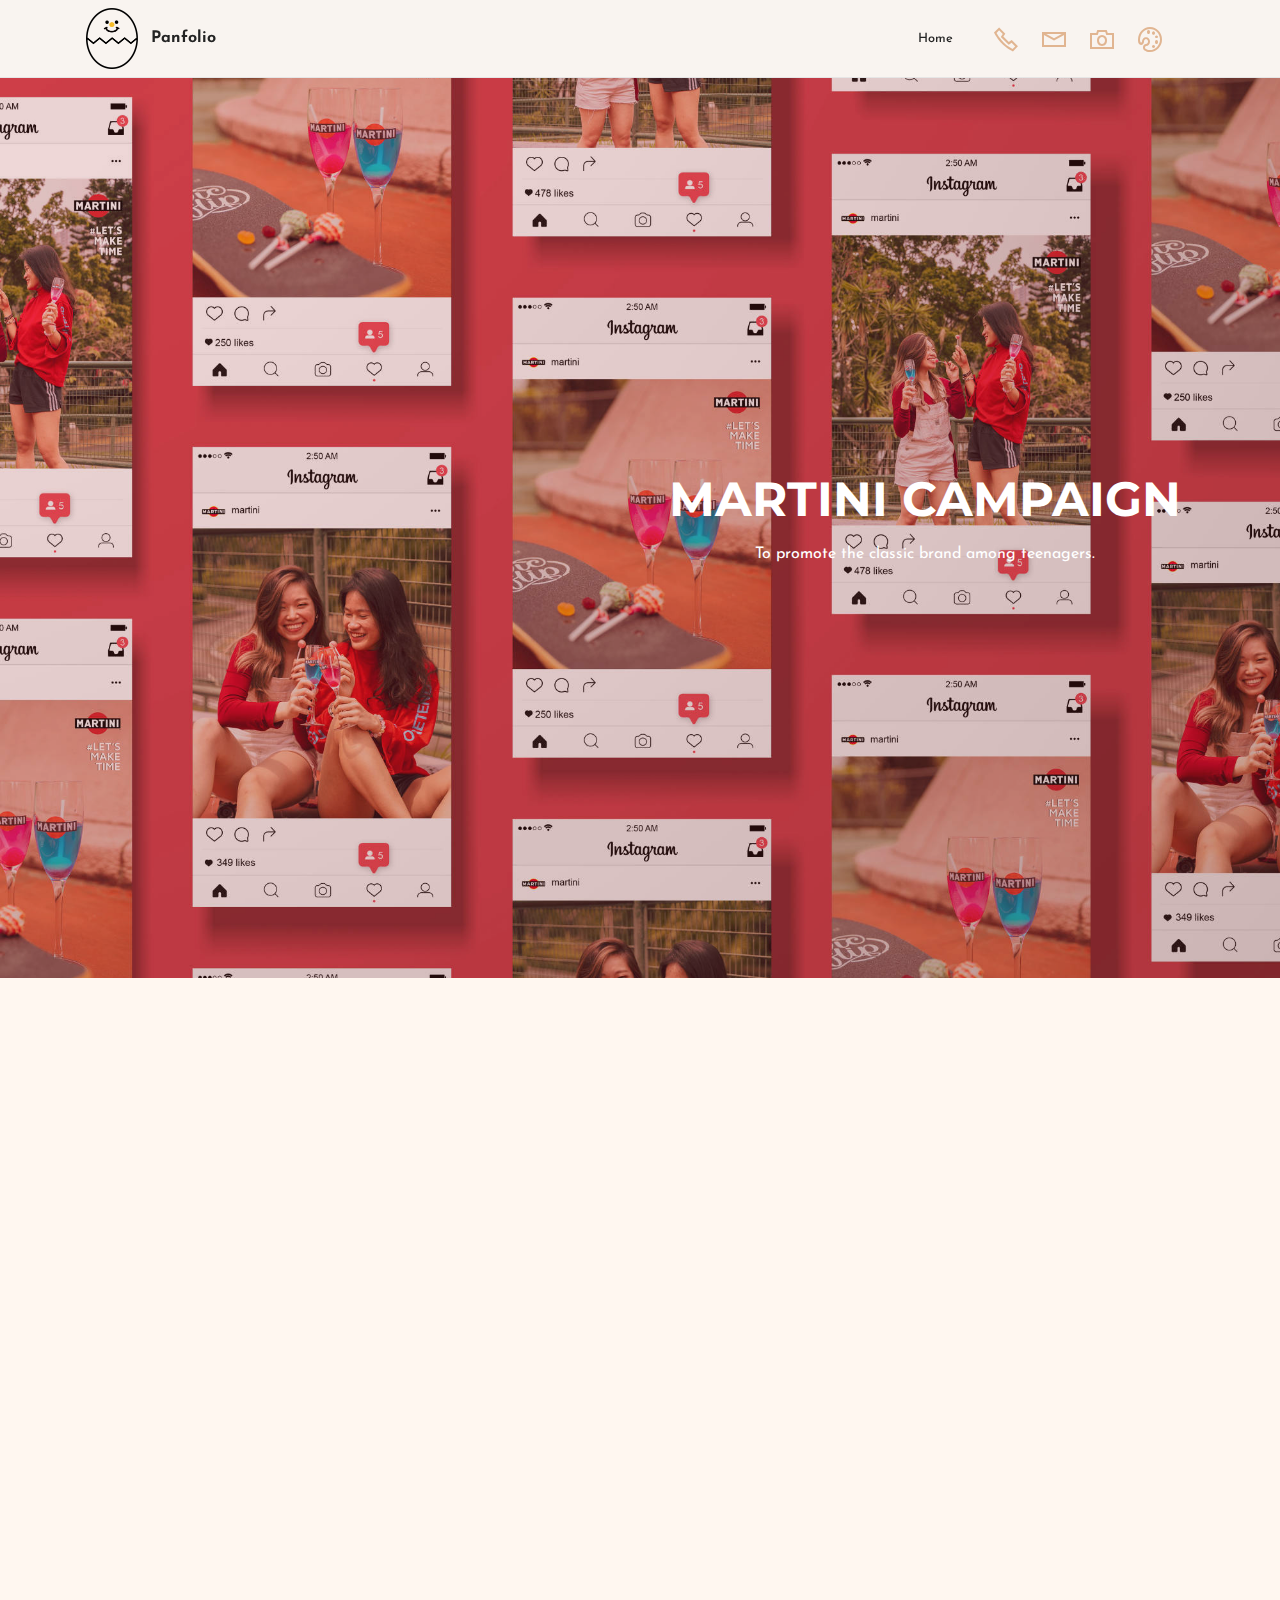
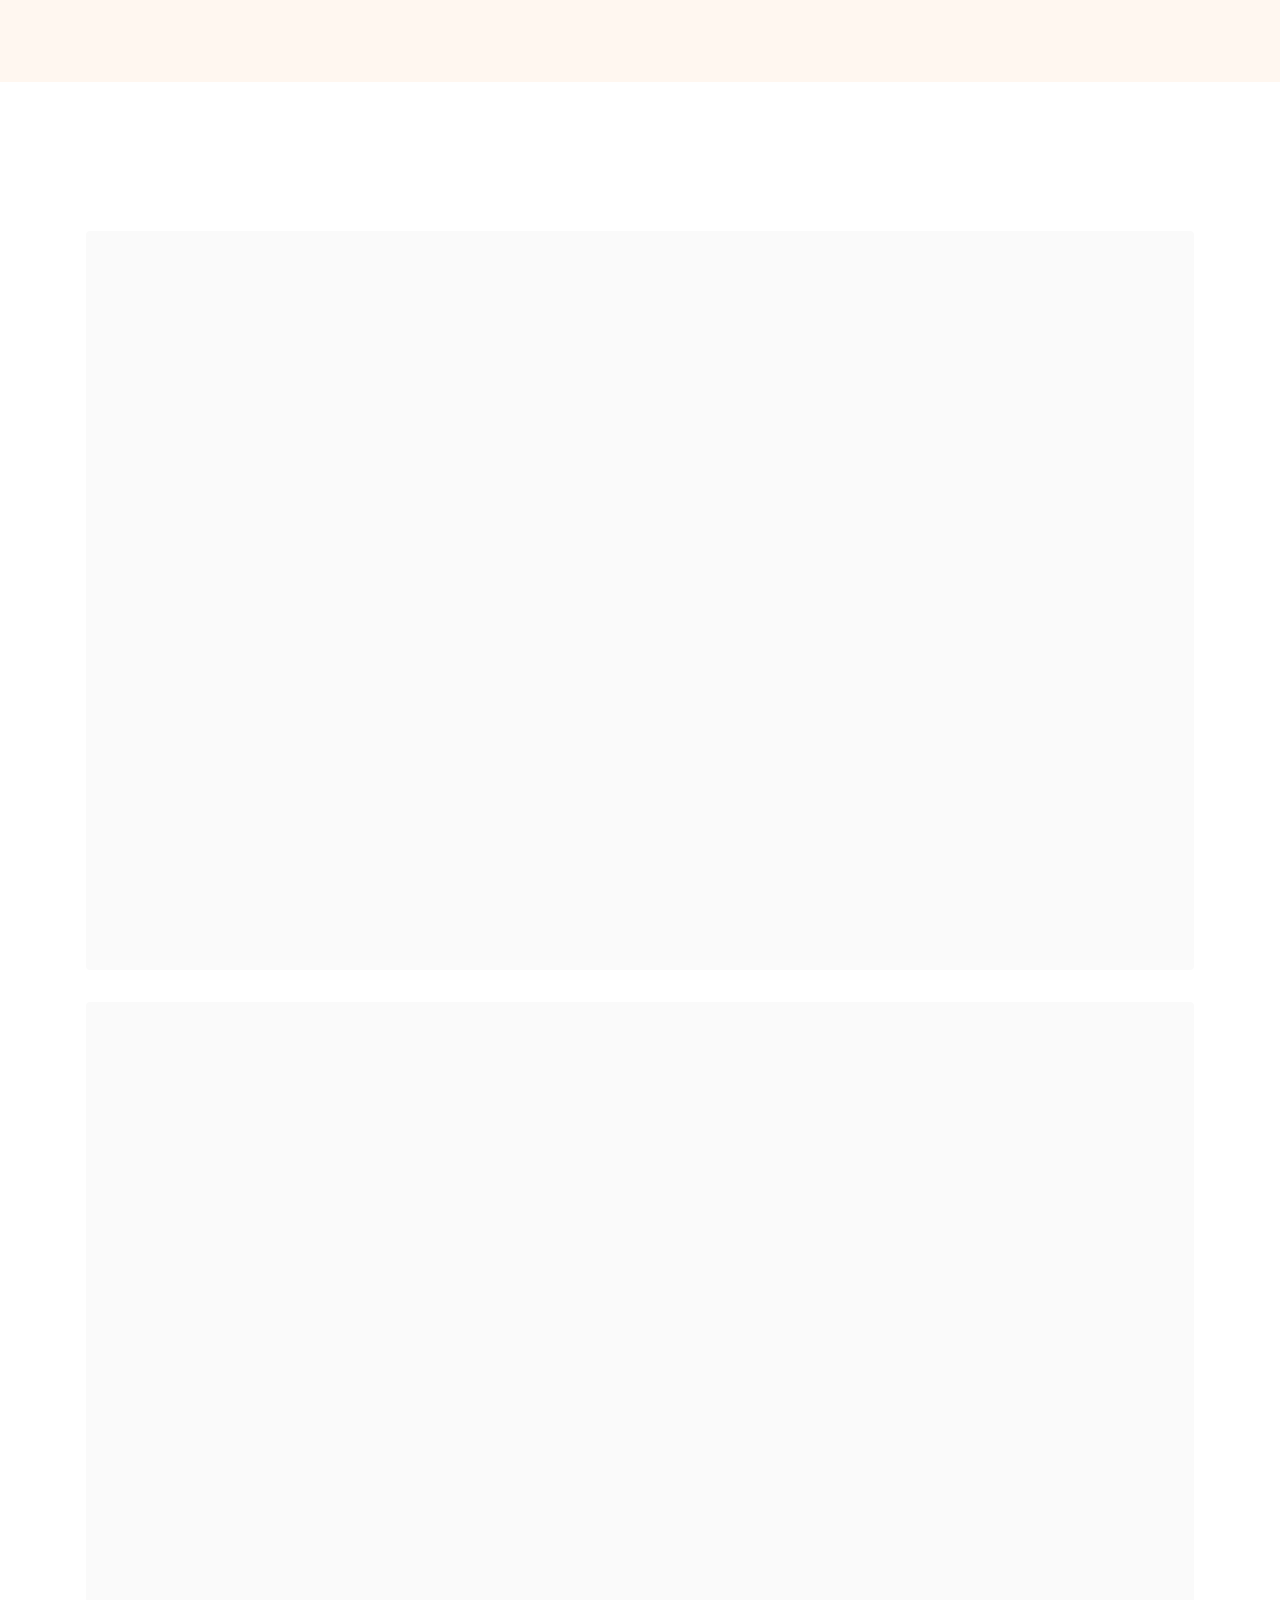
<file: martini_rebranding.html>
<!DOCTYPE html>
<html  >
<head>
  <!-- Site made with Mobirise Website Builder v5.3.0, https://mobirise.com -->
  <meta charset="UTF-8">
  <meta http-equiv="X-UA-Compatible" content="IE=edge">
  <meta name="generator" content="Mobirise v5.3.0, mobirise.com">
  <meta name="viewport" content="width=device-width, initial-scale=1, minimum-scale=1">
  <link rel="shortcut icon" href="assets/images/icon-104x121.png" type="image/x-icon">
  <meta name="description" content="">
  
  
  <title>martini rebranding</title>
  <link rel="stylesheet" href="assets/web/assets/mobirise-icons2/mobirise2.css">
  <link rel="stylesheet" href="assets/tether/tether.min.css">
  <link rel="stylesheet" href="assets/bootstrap/css/bootstrap.min.css">
  <link rel="stylesheet" href="assets/bootstrap/css/bootstrap-grid.min.css">
  <link rel="stylesheet" href="assets/bootstrap/css/bootstrap-reboot.min.css">
  <link rel="stylesheet" href="assets/animatecss/animate.css">
  <link rel="stylesheet" href="assets/dropdown/css/style.css">
  <link rel="stylesheet" href="assets/socicon/css/styles.css">
  <link rel="stylesheet" href="assets/theme/css/style.css">
  <link rel="preload" as="style" href="assets/mobirise/css/mbr-additional.css"><link rel="stylesheet" href="assets/mobirise/css/mbr-additional.css" type="text/css">
  
  
  
  
</head>
<body>
  
  <section class="menu cid-s48OLK6784" once="menu" id="menu1-o">
    
    <nav class="navbar navbar-dropdown navbar-expand-lg">
        <div class="container">
            <div class="navbar-brand">
                <span class="navbar-logo">
                    <a href="https://mobiri.se">
                        <img src="assets/images/icon-104x121.png" alt="Mobirise" style="height: 3.8rem;">
                    </a>
                </span>
                <span class="navbar-caption-wrap"><a class="navbar-caption text-black display-7" href="https://mobiri.se">Panfolio&nbsp;</a></span>
            </div>
            <button class="navbar-toggler" type="button" data-toggle="collapse" data-target="#navbarSupportedContent" aria-controls="navbarNavAltMarkup" aria-expanded="false" aria-label="Toggle navigation">
                <div class="hamburger">
                    <span></span>
                    <span></span>
                    <span></span>
                    <span></span>
                </div>
            </button>
            <div class="collapse navbar-collapse" id="navbarSupportedContent">
                <ul class="navbar-nav nav-dropdown nav-right" data-app-modern-menu="true"><li class="nav-item"><a class="nav-link link text-black text-primary display-4" href="index.html">Home</a></li></ul>
                <div class="icons-menu">
                    <a class="iconfont-wrapper" href="tel:+852 62000828">
                        <span class="p-2 mbr-iconfont mobi-mbri-phone mobi-mbri"></span>
                    </a>
                    <a class="iconfont-wrapper" href="mailto:pansytsui2@gmail.com">
                        <span class="p-2 mbr-iconfont mobi-mbri-letter mobi-mbri"></span>
                    </a>
                    <a class="iconfont-wrapper" href="tel:+852 62000828">
                        <span class="p-2 mbr-iconfont mobi-mbri-camera mobi-mbri"></span>
                    </a>
                    <a class="iconfont-wrapper" href="https://www.instagram.com/hopaudan/" target="_blank">
                        <span class="p-2 mbr-iconfont mobi-mbri-change-style mobi-mbri"></span>
                    </a>
                </div>
                
            </div>
        </div>
    </nav>

</section>

<section class="header3 cid-stepHJRIGb mbr-fullscreen" id="header3-u">

    

    <div class="mbr-overlay" style="opacity: 0.2; background-color: rgb(171, 54, 54);"></div>

    <div class="align-center container">
        <div class="row justify-content-end">
            <div class="col-12 col-lg-6">
                <h1 class="mbr-section-title mbr-fonts-style mb-3 display-1"><strong>MARTINI CAMPAIGN</strong></h1>
                
                <p class="mbr-text mbr-fonts-style display-7">To promote the classic brand among teenagers.</p>
                
            </div>
        </div>
    </div>
</section>

<section class="header11 cid-steptbkTUU" id="header11-t">

    

    

    <div class="container">
        <div class="row justify-content-center">
            <div class="col-12 col-md-6 image-wrapper">
                <img class="w-100" src="assets/images/blow-pop-1076x1025.jpg" alt="Mobirise">
            </div>
            <div class="col-12 col-md">
                <div class="text-wrapper text-center">
                    <h1 class="mbr-section-title mbr-fonts-style mb-3 display-1">
                        <strong>Let's Make Time</strong></h1>
                    <p class="mbr-text mbr-fonts-style display-7">We are promoting Martini through the idea " Let's make time" and encourage the teenage to spend quality times with friend while enjoying Martini. <br><br>We tried to make collaboration with different significant brand like Kit Kat which is popular among teenage to enhance the public awareness, while attracting the teens to join the #Hastag event.</p>
                    
                </div>
            </div>
        </div>
    </div>
</section>

<section class="gallery1 cid-stjkLveZhh" id="gallery1-23">
    
    
    <div class="container">
        <div class="mbr-section-head">
            <h4 class="mbr-section-title mbr-fonts-style align-center mb-0 display-2">
                <strong>Advertising Poster</strong></h4>
            
        </div>
        <div class="row mt-4">
            <div class="item features-image сol-12 col-md-6 col-lg-12">
                <div class="item-wrapper">
                    <div class="item-img">
                        <img src="assets/images/yellow-2216x1477.jpg" alt="">
                    </div>
                    
                    
                </div>
            </div>
            <div class="item features-image сol-12 col-md-6 col-lg-12">
                <div class="item-wrapper">
                    <div class="item-img">
                        <img src="assets/images/purplr-2216x1465.jpg" alt="">
                    </div>
                    
                    
                </div>
            </div>
            
            
        </div>
    </div>
</section>

<section class="image3 cid-stC0TG2ZVk" id="image3-3m">
    

    

    <div class="container">
        <div class="row justify-content-center">
            <div class="col-12 col-lg-10">
                <div class="image-wrapper">
                    <img src="assets/images/poster-2-mock-up-1536x1025.jpg" alt="Mobirise">
                    <p class="mbr-description mbr-fonts-style mt-2 align-center display-4">Poster in Railway</p>
                </div>
            </div>
        </div>
    </div>
</section>

<section class="footer3 cid-s48P1Icc8J mbr-reveal" once="footers" id="footer3-p">

    

    

    <div class="container">
        <div class="media-container-row align-center mbr-white">
            <div class="row row-links">
                <ul class="foot-menu">
                    
                    
                    
                    
                    
                <li class="foot-menu-item mbr-fonts-style display-7"><a href="index.html" class="text-primary">HOME PAGE</a></li><li class="foot-menu-item mbr-fonts-style display-7"><a href="#top" class="text-primary">BACK TO TOP</a></li></ul>
            </div>
            <div class="row social-row">
                <div class="social-list align-right pb-2">
                    
                    
                    
                    
                    
                    
                <div class="soc-item">
                        <a href="mailto:pansytsui2@gmail.com">
                            <span class="mbr-iconfont mbr-iconfont-social socicon-mail socicon" style="color: rgb(53, 53, 53); fill: rgb(53, 53, 53);"></span>
                        </a>
                    </div></div>
            </div>
            <div class="row row-copirayt">
                <p class="mbr-text mb-0 mbr-fonts-style mbr-white align-center display-7">
                    © Copyright 2020 Mobirise. All Rights Reserved.
                </p>
            </div>
        </div>
    </div>
</section><section style="background-color: #fff; font-family: -apple-system, BlinkMacSystemFont, 'Segoe UI', 'Roboto', 'Helvetica Neue', Arial, sans-serif; color:#aaa; font-size:12px; padding: 0; align-items: center; display: flex;"><a href="https://mobirise.site/p" style="flex: 1 1; height: 3rem; padding-left: 1rem;"></a><p style="flex: 0 0 auto; margin:0; padding-right:1rem;">Designed with Mobirise - <a href="https://mobirise.site/m" style="color:#aaa;">See here</a></p></section><script src="assets/web/assets/jquery/jquery.min.js"></script>  <script src="assets/popper/popper.min.js"></script>  <script src="assets/tether/tether.min.js"></script>  <script src="assets/bootstrap/js/bootstrap.min.js"></script>  <script src="assets/smoothscroll/smooth-scroll.js"></script>  <script src="assets/viewportchecker/jquery.viewportchecker.js"></script>  <script src="assets/dropdown/js/nav-dropdown.js"></script>  <script src="assets/dropdown/js/navbar-dropdown.js"></script>  <script src="assets/touchswipe/jquery.touch-swipe.min.js"></script>  <script src="assets/theme/js/script.js"></script>  
  
  
  <input name="animation" type="hidden">
  </body>
</html>
</file>
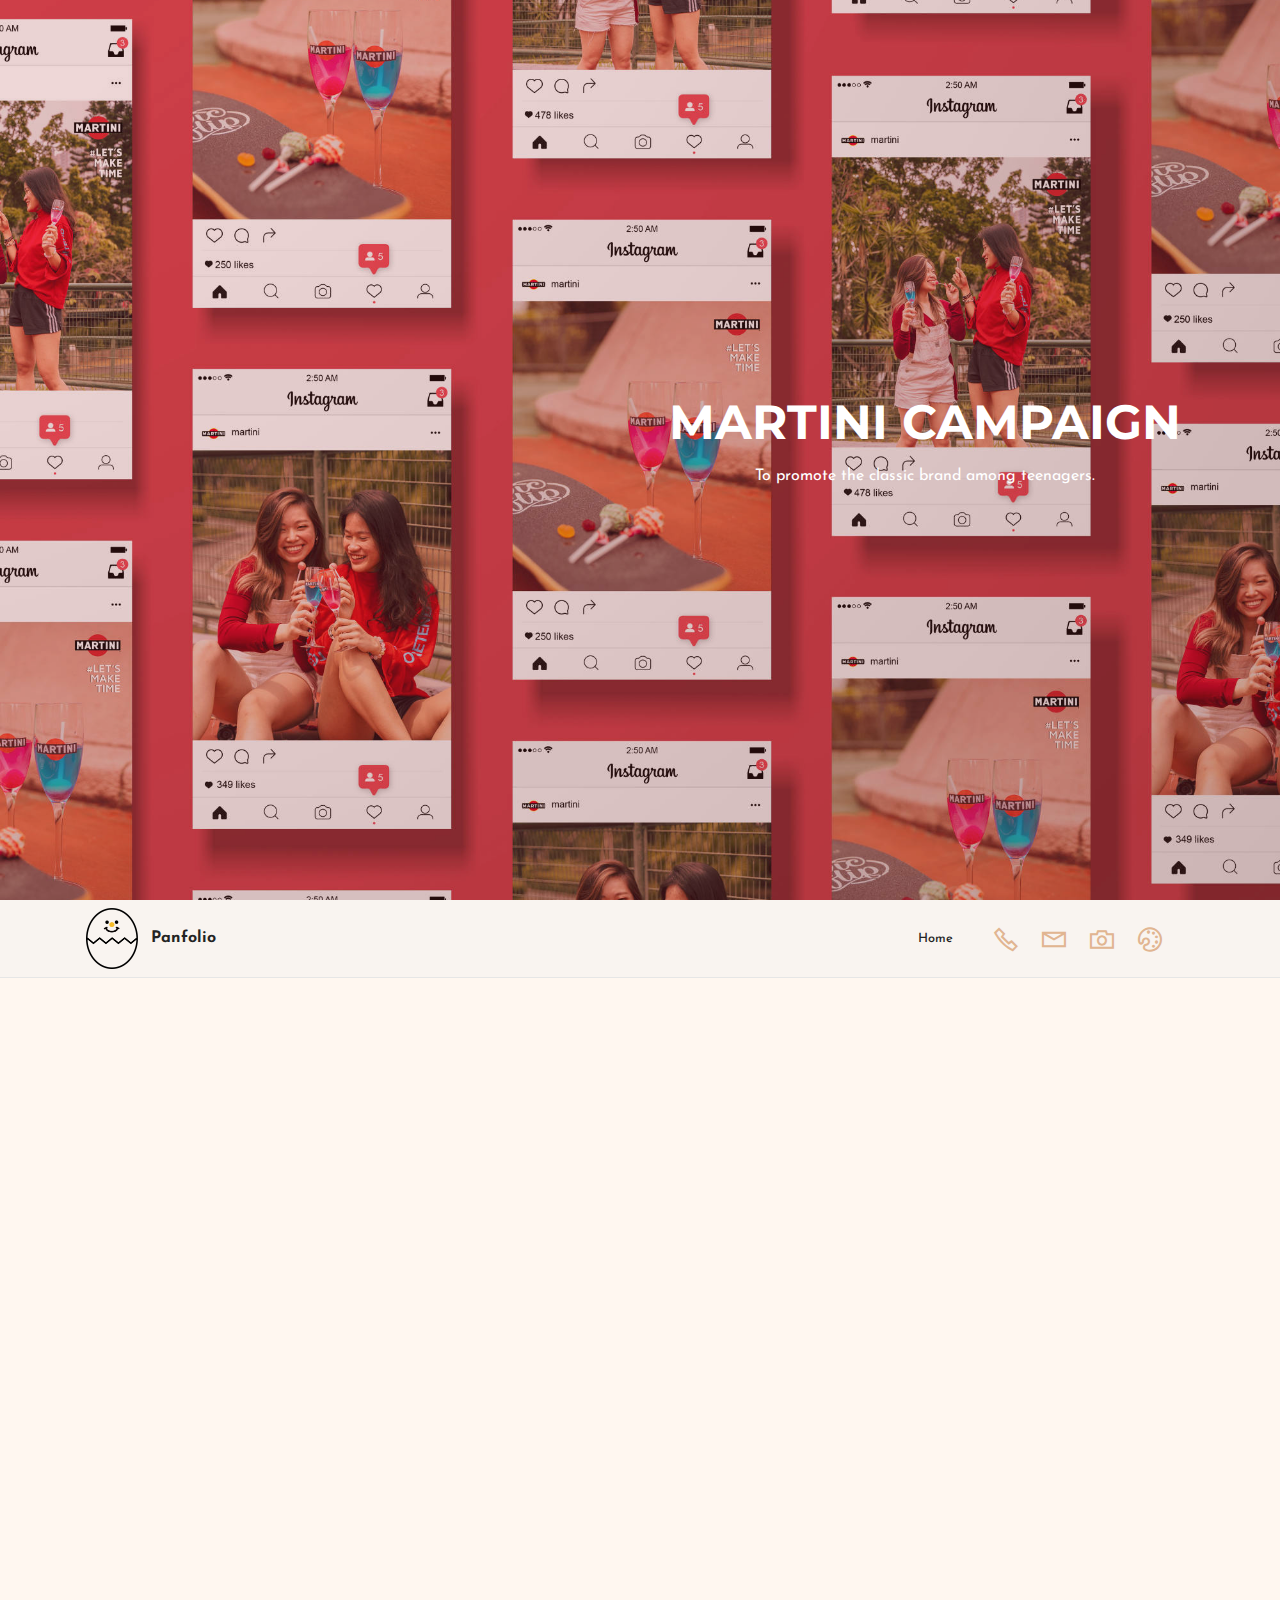
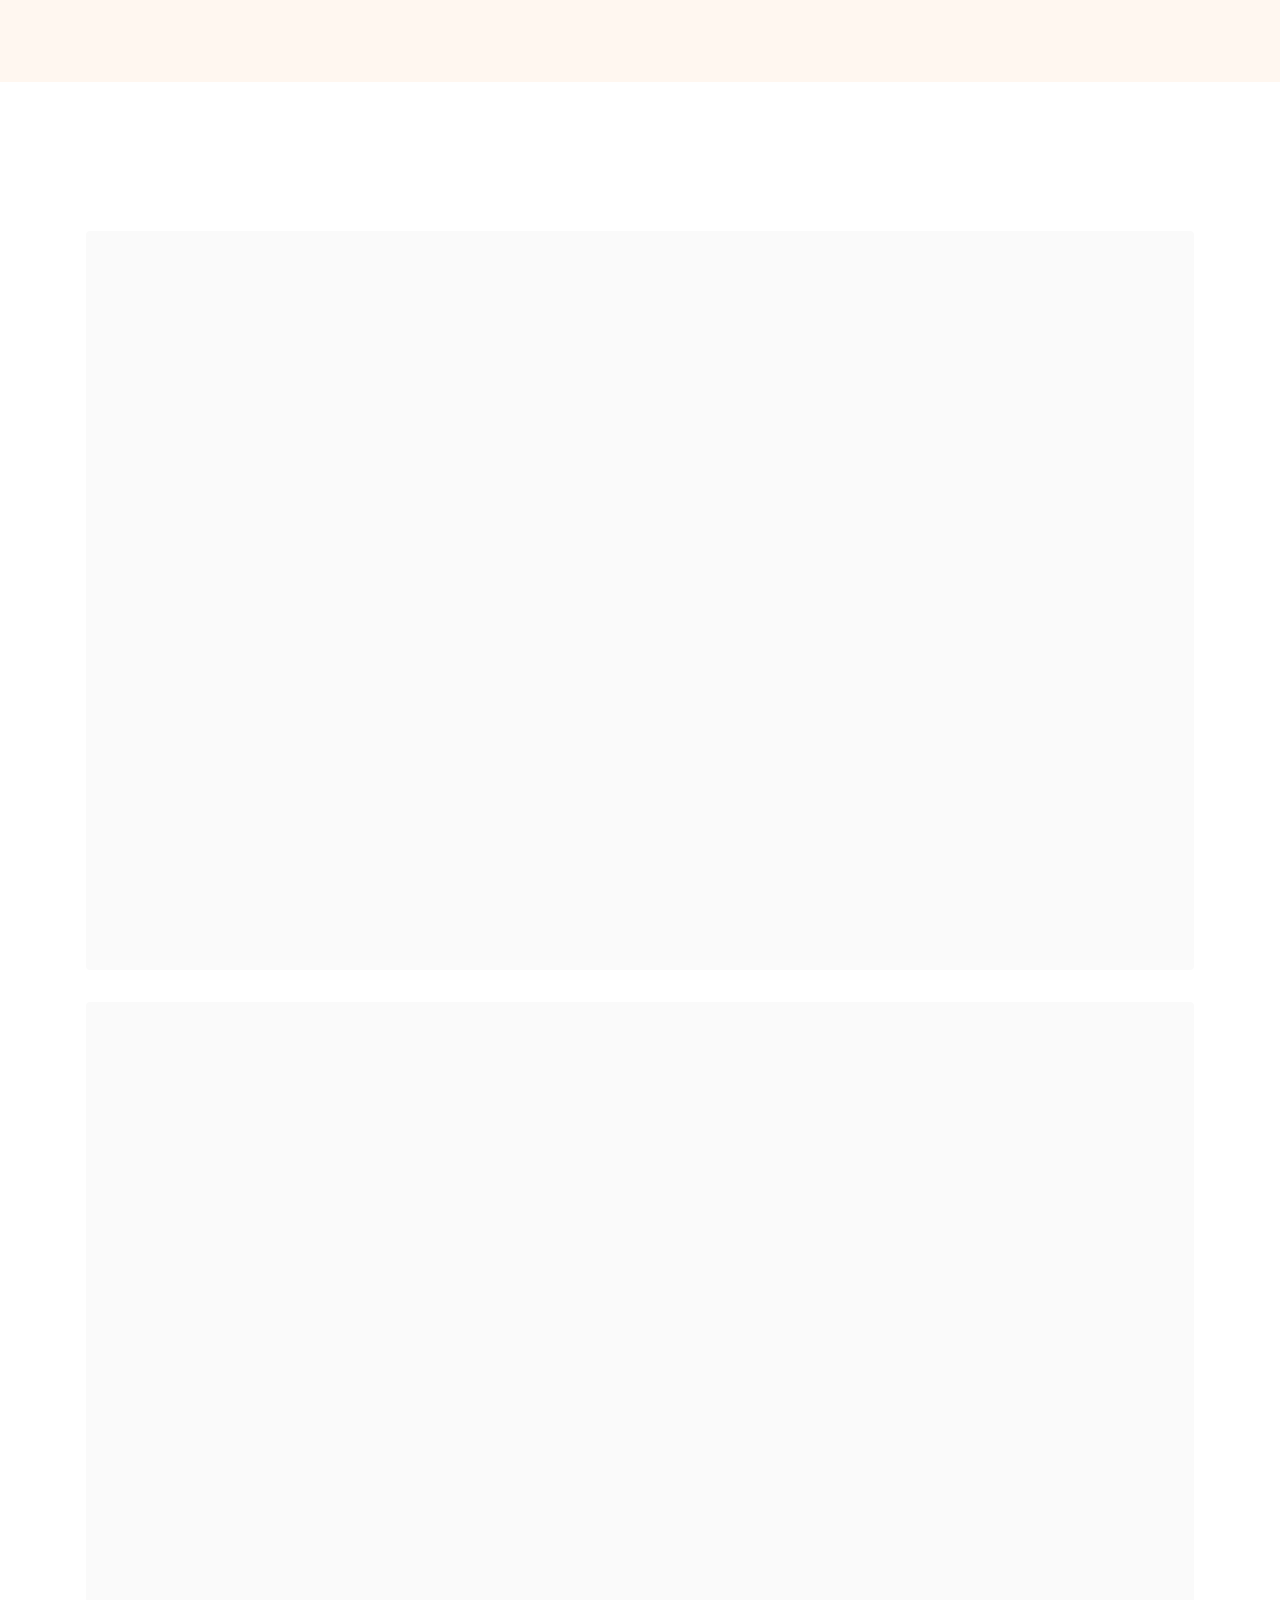
<file: martinirebranding.html>
<!DOCTYPE html>
<html  >
<head>
  <!-- Site made with Mobirise Website Builder v5.3.0, https://mobirise.com -->
  <meta charset="UTF-8">
  <meta http-equiv="X-UA-Compatible" content="IE=edge">
  <meta name="generator" content="Mobirise v5.3.0, mobirise.com">
  <meta name="viewport" content="width=device-width, initial-scale=1, minimum-scale=1">
  <link rel="shortcut icon" href="assets/images/icon-104x121.png" type="image/x-icon">
  <meta name="description" content="">
  
  
  <title>martini rebranding</title>
  <link rel="stylesheet" href="assets/web/assets/mobirise-icons2/mobirise2.css">
  <link rel="stylesheet" href="assets/tether/tether.min.css">
  <link rel="stylesheet" href="assets/bootstrap/css/bootstrap.min.css">
  <link rel="stylesheet" href="assets/bootstrap/css/bootstrap-grid.min.css">
  <link rel="stylesheet" href="assets/bootstrap/css/bootstrap-reboot.min.css">
  <link rel="stylesheet" href="assets/animatecss/animate.css">
  <link rel="stylesheet" href="assets/dropdown/css/style.css">
  <link rel="stylesheet" href="assets/socicon/css/styles.css">
  <link rel="stylesheet" href="assets/theme/css/style.css">
  <link rel="preload" as="style" href="assets/mobirise/css/mbr-additional.css"><link rel="stylesheet" href="assets/mobirise/css/mbr-additional.css" type="text/css">
  
  
  
  
</head>
<body>
  
  <section class="header3 cid-stepHJRIGb mbr-fullscreen" id="header3-u">

    

    <div class="mbr-overlay" style="opacity: 0.2; background-color: rgb(171, 54, 54);"></div>

    <div class="align-center container">
        <div class="row justify-content-end">
            <div class="col-12 col-lg-6">
                <h1 class="mbr-section-title mbr-fonts-style mb-3 display-1"><strong>MARTINI CAMPAIGN</strong></h1>
                
                <p class="mbr-text mbr-fonts-style display-7">To promote the classic brand among teenagers.</p>
                
            </div>
        </div>
    </div>
</section>

<section class="menu cid-s48OLK6784" once="menu" id="menu1-o">
    
    <nav class="navbar navbar-dropdown navbar-expand-lg">
        <div class="container">
            <div class="navbar-brand">
                <span class="navbar-logo">
                    <a href="https://mobiri.se">
                        <img src="assets/images/icon-104x121.png" alt="Mobirise" style="height: 3.8rem;">
                    </a>
                </span>
                <span class="navbar-caption-wrap"><a class="navbar-caption text-black display-7" href="https://mobiri.se">Panfolio&nbsp;</a></span>
            </div>
            <button class="navbar-toggler" type="button" data-toggle="collapse" data-target="#navbarSupportedContent" aria-controls="navbarNavAltMarkup" aria-expanded="false" aria-label="Toggle navigation">
                <div class="hamburger">
                    <span></span>
                    <span></span>
                    <span></span>
                    <span></span>
                </div>
            </button>
            <div class="collapse navbar-collapse" id="navbarSupportedContent">
                <ul class="navbar-nav nav-dropdown nav-right" data-app-modern-menu="true"><li class="nav-item"><a class="nav-link link text-black text-primary display-4" href="index.html">Home</a></li></ul>
                <div class="icons-menu">
                    <a class="iconfont-wrapper" href="tel:+852 62000828">
                        <span class="p-2 mbr-iconfont mobi-mbri-phone mobi-mbri"></span>
                    </a>
                    <a class="iconfont-wrapper" href="mailto:pansytsui2@gmail.com">
                        <span class="p-2 mbr-iconfont mobi-mbri-letter mobi-mbri"></span>
                    </a>
                    <a class="iconfont-wrapper" href="tel:+852 62000828">
                        <span class="p-2 mbr-iconfont mobi-mbri-camera mobi-mbri"></span>
                    </a>
                    <a class="iconfont-wrapper" href="https://www.instagram.com/hopaudan/" target="_blank">
                        <span class="p-2 mbr-iconfont mobi-mbri-change-style mobi-mbri"></span>
                    </a>
                </div>
                
            </div>
        </div>
    </nav>

</section>

<section class="header11 cid-steptbkTUU" id="header11-t">

    

    

    <div class="container">
        <div class="row justify-content-center">
            <div class="col-12 col-md-6 image-wrapper">
                <img class="w-100" src="assets/images/blow-pop-1076x1025.jpg" alt="Mobirise">
            </div>
            <div class="col-12 col-md">
                <div class="text-wrapper text-center">
                    <h1 class="mbr-section-title mbr-fonts-style mb-3 display-1">
                        <strong>Let's Make Time</strong></h1>
                    <p class="mbr-text mbr-fonts-style display-7">We are promoting Martini through the idea " Let's make time" and encourage the teenage to spend quality times with friend while enjoying Martini. <br><br>We tried to make collaboration with different significant brand like Kit Kat which is popular among teenage to enhance the public awareness, while attracting the teens to join the #Hastag event.</p>
                    
                </div>
            </div>
        </div>
    </div>
</section>

<section class="gallery1 cid-stjkLveZhh" id="gallery1-23">
    
    
    <div class="container">
        <div class="mbr-section-head">
            <h4 class="mbr-section-title mbr-fonts-style align-center mb-0 display-2">
                <strong>Advertising Poster</strong></h4>
            
        </div>
        <div class="row mt-4">
            <div class="item features-image сol-12 col-md-6 col-lg-12">
                <div class="item-wrapper">
                    <div class="item-img">
                        <img src="assets/images/yellow-2216x1477.jpg" alt="">
                    </div>
                    
                    
                </div>
            </div>
            <div class="item features-image сol-12 col-md-6 col-lg-12">
                <div class="item-wrapper">
                    <div class="item-img">
                        <img src="assets/images/purplr-2216x1465.jpg" alt="">
                    </div>
                    
                    
                </div>
            </div>
            
            
        </div>
    </div>
</section>

<section class="image3 cid-stC0TG2ZVk" id="image3-3m">
    

    

    <div class="container">
        <div class="row justify-content-center">
            <div class="col-12 col-lg-10">
                <div class="image-wrapper">
                    <img src="assets/images/poster-2-mock-up-1536x1025.jpg" alt="Mobirise">
                    <p class="mbr-description mbr-fonts-style mt-2 align-center display-4">Poster in Railway</p>
                </div>
            </div>
        </div>
    </div>
</section>

<section class="footer3 cid-s48P1Icc8J mbr-reveal" once="footers" id="footer3-p">

    

    

    <div class="container">
        <div class="media-container-row align-center mbr-white">
            <div class="row row-links">
                <ul class="foot-menu">
                    
                    
                    
                    
                    
                <li class="foot-menu-item mbr-fonts-style display-7"><a href="index.html" class="text-primary">HOME PAGE</a></li><li class="foot-menu-item mbr-fonts-style display-7"><a href="#top" class="text-primary">BACK TO TOP</a></li></ul>
            </div>
            <div class="row social-row">
                <div class="social-list align-right pb-2">
                    
                    
                    
                    
                    
                    
                <div class="soc-item">
                        <a href="mailto:pansytsui2@gmail.com">
                            <span class="mbr-iconfont mbr-iconfont-social socicon-mail socicon" style="color: rgb(53, 53, 53); fill: rgb(53, 53, 53);"></span>
                        </a>
                    </div></div>
            </div>
            <div class="row row-copirayt">
                <p class="mbr-text mb-0 mbr-fonts-style mbr-white align-center display-7">
                    © Copyright 2020 Mobirise. All Rights Reserved.
                </p>
            </div>
        </div>
    </div>
</section><section style="background-color: #fff; font-family: -apple-system, BlinkMacSystemFont, 'Segoe UI', 'Roboto', 'Helvetica Neue', Arial, sans-serif; color:#aaa; font-size:12px; padding: 0; align-items: center; display: flex;"><a href="https://mobirise.site/w" style="flex: 1 1; height: 3rem; padding-left: 1rem;"></a><p style="flex: 0 0 auto; margin:0; padding-right:1rem;"><a href="https://mobirise.site/s" style="color:#aaa;">web page</a> was created with Mobirise templates</p></section><script src="assets/web/assets/jquery/jquery.min.js"></script>  <script src="assets/popper/popper.min.js"></script>  <script src="assets/tether/tether.min.js"></script>  <script src="assets/bootstrap/js/bootstrap.min.js"></script>  <script src="assets/smoothscroll/smooth-scroll.js"></script>  <script src="assets/viewportchecker/jquery.viewportchecker.js"></script>  <script src="assets/dropdown/js/nav-dropdown.js"></script>  <script src="assets/dropdown/js/navbar-dropdown.js"></script>  <script src="assets/touchswipe/jquery.touch-swipe.min.js"></script>  <script src="assets/theme/js/script.js"></script>  
  
  
  <input name="animation" type="hidden">
  </body>
</html>
</file>
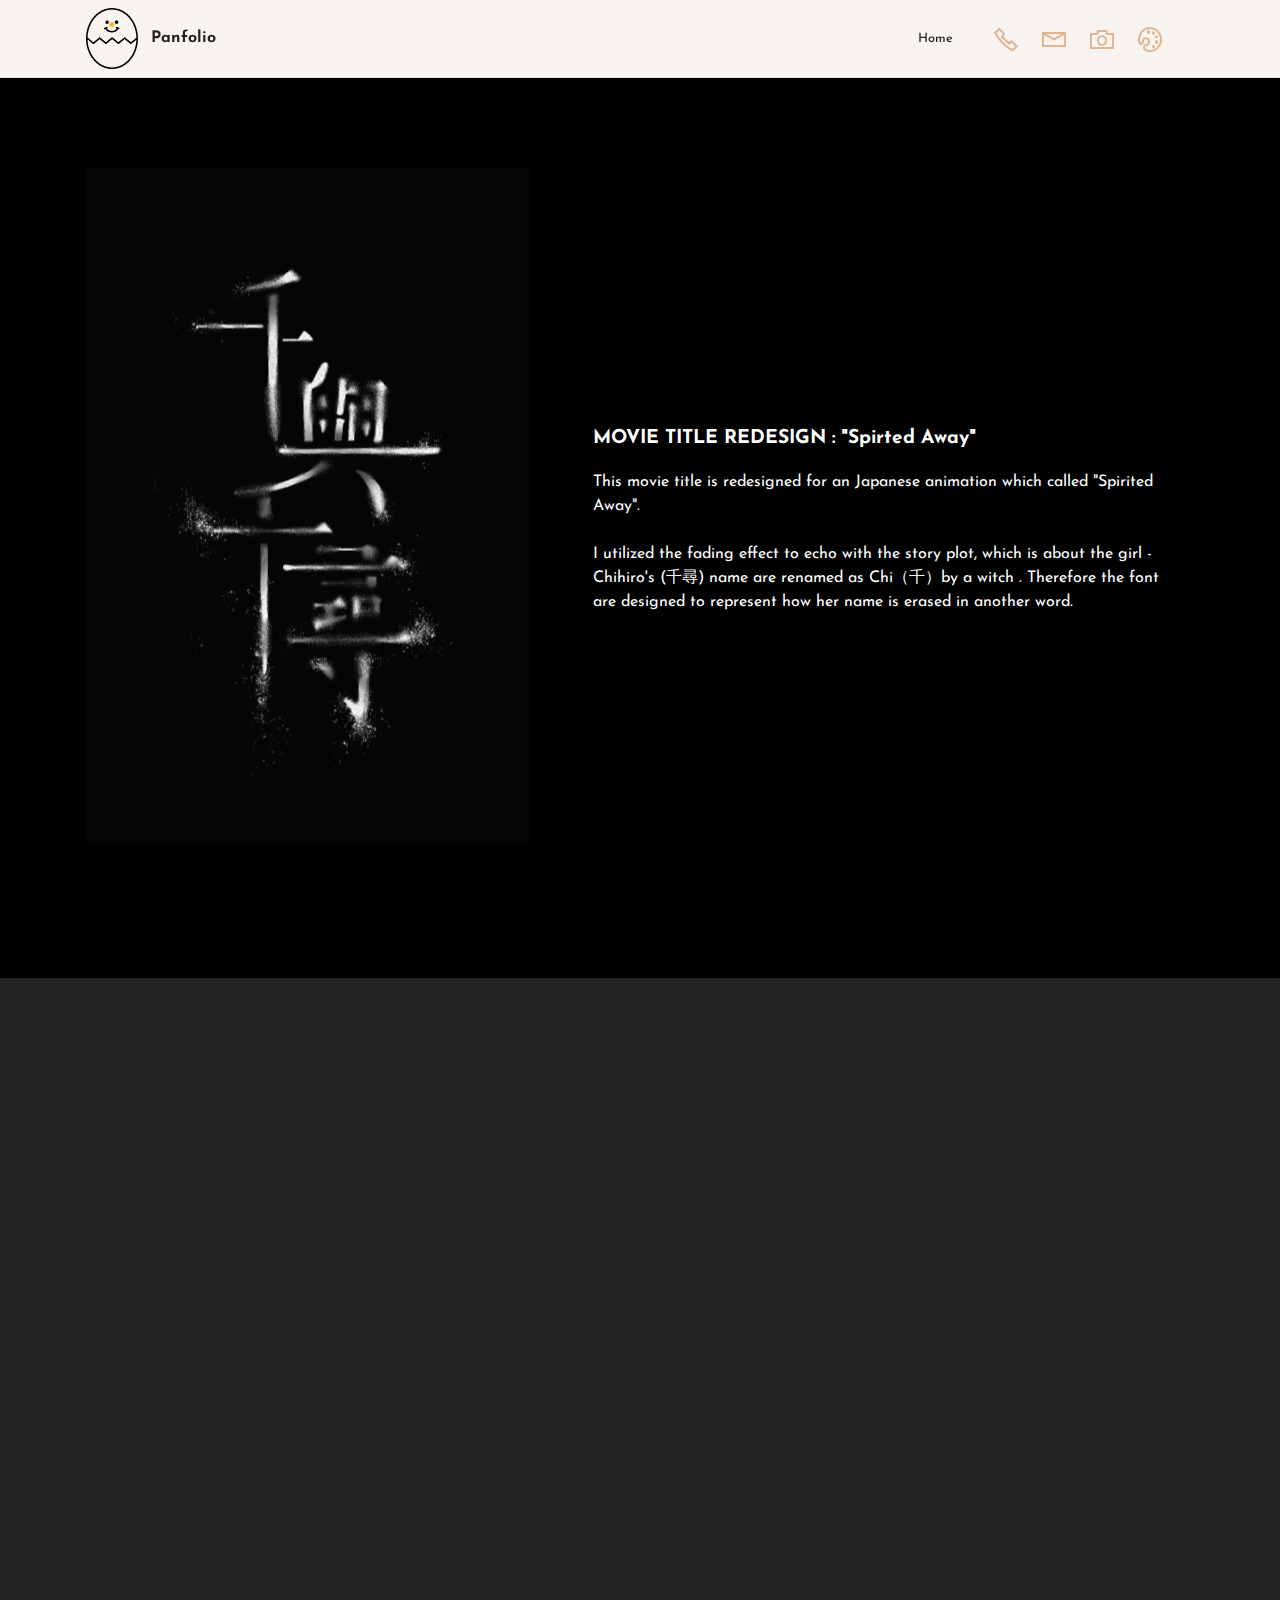
<file: movie_logotype.html>
<!DOCTYPE html>
<html  >
<head>
  <!-- Site made with Mobirise Website Builder v5.3.0, https://mobirise.com -->
  <meta charset="UTF-8">
  <meta http-equiv="X-UA-Compatible" content="IE=edge">
  <meta name="generator" content="Mobirise v5.3.0, mobirise.com">
  <meta name="viewport" content="width=device-width, initial-scale=1, minimum-scale=1">
  <link rel="shortcut icon" href="assets/images/icon-104x121.png" type="image/x-icon">
  <meta name="description" content="">
  
  
  <title>chiro</title>
  <link rel="stylesheet" href="assets/web/assets/mobirise-icons2/mobirise2.css">
  <link rel="stylesheet" href="assets/tether/tether.min.css">
  <link rel="stylesheet" href="assets/bootstrap/css/bootstrap.min.css">
  <link rel="stylesheet" href="assets/bootstrap/css/bootstrap-grid.min.css">
  <link rel="stylesheet" href="assets/bootstrap/css/bootstrap-reboot.min.css">
  <link rel="stylesheet" href="assets/animatecss/animate.css">
  <link rel="stylesheet" href="assets/dropdown/css/style.css">
  <link rel="stylesheet" href="assets/socicon/css/styles.css">
  <link rel="stylesheet" href="assets/theme/css/style.css">
  <link rel="preload" as="style" href="assets/mobirise/css/mbr-additional.css"><link rel="stylesheet" href="assets/mobirise/css/mbr-additional.css" type="text/css">
  
  
  
  
</head>
<body>
  
  <section class="menu cid-s48OLK6784" once="menu" id="menu1-y">
    
    <nav class="navbar navbar-dropdown navbar-expand-lg">
        <div class="container">
            <div class="navbar-brand">
                <span class="navbar-logo">
                    <a href="https://mobiri.se">
                        <img src="assets/images/icon-104x121.png" alt="Mobirise" style="height: 3.8rem;">
                    </a>
                </span>
                <span class="navbar-caption-wrap"><a class="navbar-caption text-black display-7" href="https://mobiri.se">Panfolio&nbsp;</a></span>
            </div>
            <button class="navbar-toggler" type="button" data-toggle="collapse" data-target="#navbarSupportedContent" aria-controls="navbarNavAltMarkup" aria-expanded="false" aria-label="Toggle navigation">
                <div class="hamburger">
                    <span></span>
                    <span></span>
                    <span></span>
                    <span></span>
                </div>
            </button>
            <div class="collapse navbar-collapse" id="navbarSupportedContent">
                <ul class="navbar-nav nav-dropdown nav-right" data-app-modern-menu="true"><li class="nav-item"><a class="nav-link link text-black text-primary display-4" href="index.html">Home</a></li></ul>
                <div class="icons-menu">
                    <a class="iconfont-wrapper" href="tel:+852 62000828">
                        <span class="p-2 mbr-iconfont mobi-mbri-phone mobi-mbri"></span>
                    </a>
                    <a class="iconfont-wrapper" href="mailto:pansytsui2@gmail.com">
                        <span class="p-2 mbr-iconfont mobi-mbri-letter mobi-mbri"></span>
                    </a>
                    <a class="iconfont-wrapper" href="tel:+852 62000828">
                        <span class="p-2 mbr-iconfont mobi-mbri-camera mobi-mbri"></span>
                    </a>
                    <a class="iconfont-wrapper" href="https://www.instagram.com/hopaudan/" target="_blank">
                        <span class="p-2 mbr-iconfont mobi-mbri-change-style mobi-mbri"></span>
                    </a>
                </div>
                
            </div>
        </div>
    </nav>

</section>

<section class="image1 cid-steT3pouR2 mbr-fullscreen" id="image1-10">
    

    

    <div class="container">
        <div class="row align-items-center">
            <div class="col-12 col-lg-5">
                <div class="image-wrapper">
                    <img src="assets/images/draft-and-final-1-1076x761.png" alt="Mobirise">
                    <p class="mbr-description mbr-fonts-style pt-2 align-center display-4"><strong>Redesign Movie Title</strong></p>
                </div>
            </div>
            <div class="col-12 col-lg">
                <div class="text-wrapper">
                    <h3 class="mbr-section-title mbr-fonts-style mb-3 display-5">
                        <strong>MOVIE TITLE REDESIGN : "Spirted Away"</strong></h3>
                    <p class="mbr-text mbr-fonts-style display-7">This movie title is redesigned for an Japanese animation which called "Spirited Away". <br><br>I utilized the fading effect to echo with the story plot, which is about the girl - Chihiro's (千尋) name are renamed as Chi（千）by a witch . Therefore the font are designed to represent how her name is erased in another word.</p>
                </div>
            </div>
        </div>
    </div>
</section>

<section class="image4 cid-steVL4c4jo" id="image4-11">
    

    

    <div class="container">
        <div class="row">
            <div class="col-12 col-lg-6">
                <div class="image-wrapper">
                    <img src="assets/images/25-1076x738.jpg" alt="Mobirise">
                    
                </div>
            </div>
            <div class="col-12 col-lg-6">
                <div class="image-wrapper">
                    <img src="assets/images/26-1076x738.jpg" alt="Mobirise">
                    
                </div>
            </div>
        </div>
    </div>
</section>

<section class="image3 cid-steWQw5n9P" id="image3-12">
    

    

    <div class="container">
        <div class="row justify-content-center">
            <div class="col-12 col-lg-8">
                <div class="image-wrapper">
                    <img src="assets/images/all-5-1836x981.jpg" alt="Mobirise">
                    
                </div>
            </div>
        </div>
    </div>
</section>

<section class="image3 cid-stfJL8qOgX" id="image3-1g">
    

    

    <div class="container">
        <div class="row justify-content-center">
            <div class="col-12 col-lg-10">
                <div class="image-wrapper">
                    <img src="assets/images/adversiment-billboard-mockup-vol4-1836x1235.jpg" alt="Mobirise">
                    <p class="mbr-description mbr-fonts-style mt-2 align-center display-4">
                        Image Description</p>
                </div>
            </div>
        </div>
    </div>
</section>

<section class="footer3 cid-s48P1Icc8J mbr-reveal" once="footers" id="footer3-z">

    

    

    <div class="container">
        <div class="media-container-row align-center mbr-white">
            <div class="row row-links">
                <ul class="foot-menu">
                    
                    
                    
                    
                    
                <li class="foot-menu-item mbr-fonts-style display-7"><a href="index.html" class="text-primary">HOME PAGE</a></li><li class="foot-menu-item mbr-fonts-style display-7"><a href="#top" class="text-primary">BACK TO TOP</a></li></ul>
            </div>
            <div class="row social-row">
                <div class="social-list align-right pb-2">
                    
                    
                    
                    
                    
                    
                <div class="soc-item">
                        <a href="mailto:pansytsui2@gmail.com">
                            <span class="mbr-iconfont mbr-iconfont-social socicon-mail socicon" style="color: rgb(53, 53, 53); fill: rgb(53, 53, 53);"></span>
                        </a>
                    </div></div>
            </div>
            <div class="row row-copirayt">
                <p class="mbr-text mb-0 mbr-fonts-style mbr-white align-center display-7">
                    © Copyright 2020 Mobirise. All Rights Reserved.
                </p>
            </div>
        </div>
    </div>
</section><section style="background-color: #fff; font-family: -apple-system, BlinkMacSystemFont, 'Segoe UI', 'Roboto', 'Helvetica Neue', Arial, sans-serif; color:#aaa; font-size:12px; padding: 0; align-items: center; display: flex;"><a href="https://mobirise.site/i" style="flex: 1 1; height: 3rem; padding-left: 1rem;"></a><p style="flex: 0 0 auto; margin:0; padding-right:1rem;">Web page was <a href="https://mobirise.site/h" style="color:#aaa;">built with</a> Mobirise</p></section><script src="assets/web/assets/jquery/jquery.min.js"></script>  <script src="assets/popper/popper.min.js"></script>  <script src="assets/tether/tether.min.js"></script>  <script src="assets/bootstrap/js/bootstrap.min.js"></script>  <script src="assets/smoothscroll/smooth-scroll.js"></script>  <script src="assets/viewportchecker/jquery.viewportchecker.js"></script>  <script src="assets/dropdown/js/nav-dropdown.js"></script>  <script src="assets/dropdown/js/navbar-dropdown.js"></script>  <script src="assets/touchswipe/jquery.touch-swipe.min.js"></script>  <script src="assets/theme/js/script.js"></script>  
  
  
  <input name="animation" type="hidden">
  </body>
</html>
</file>
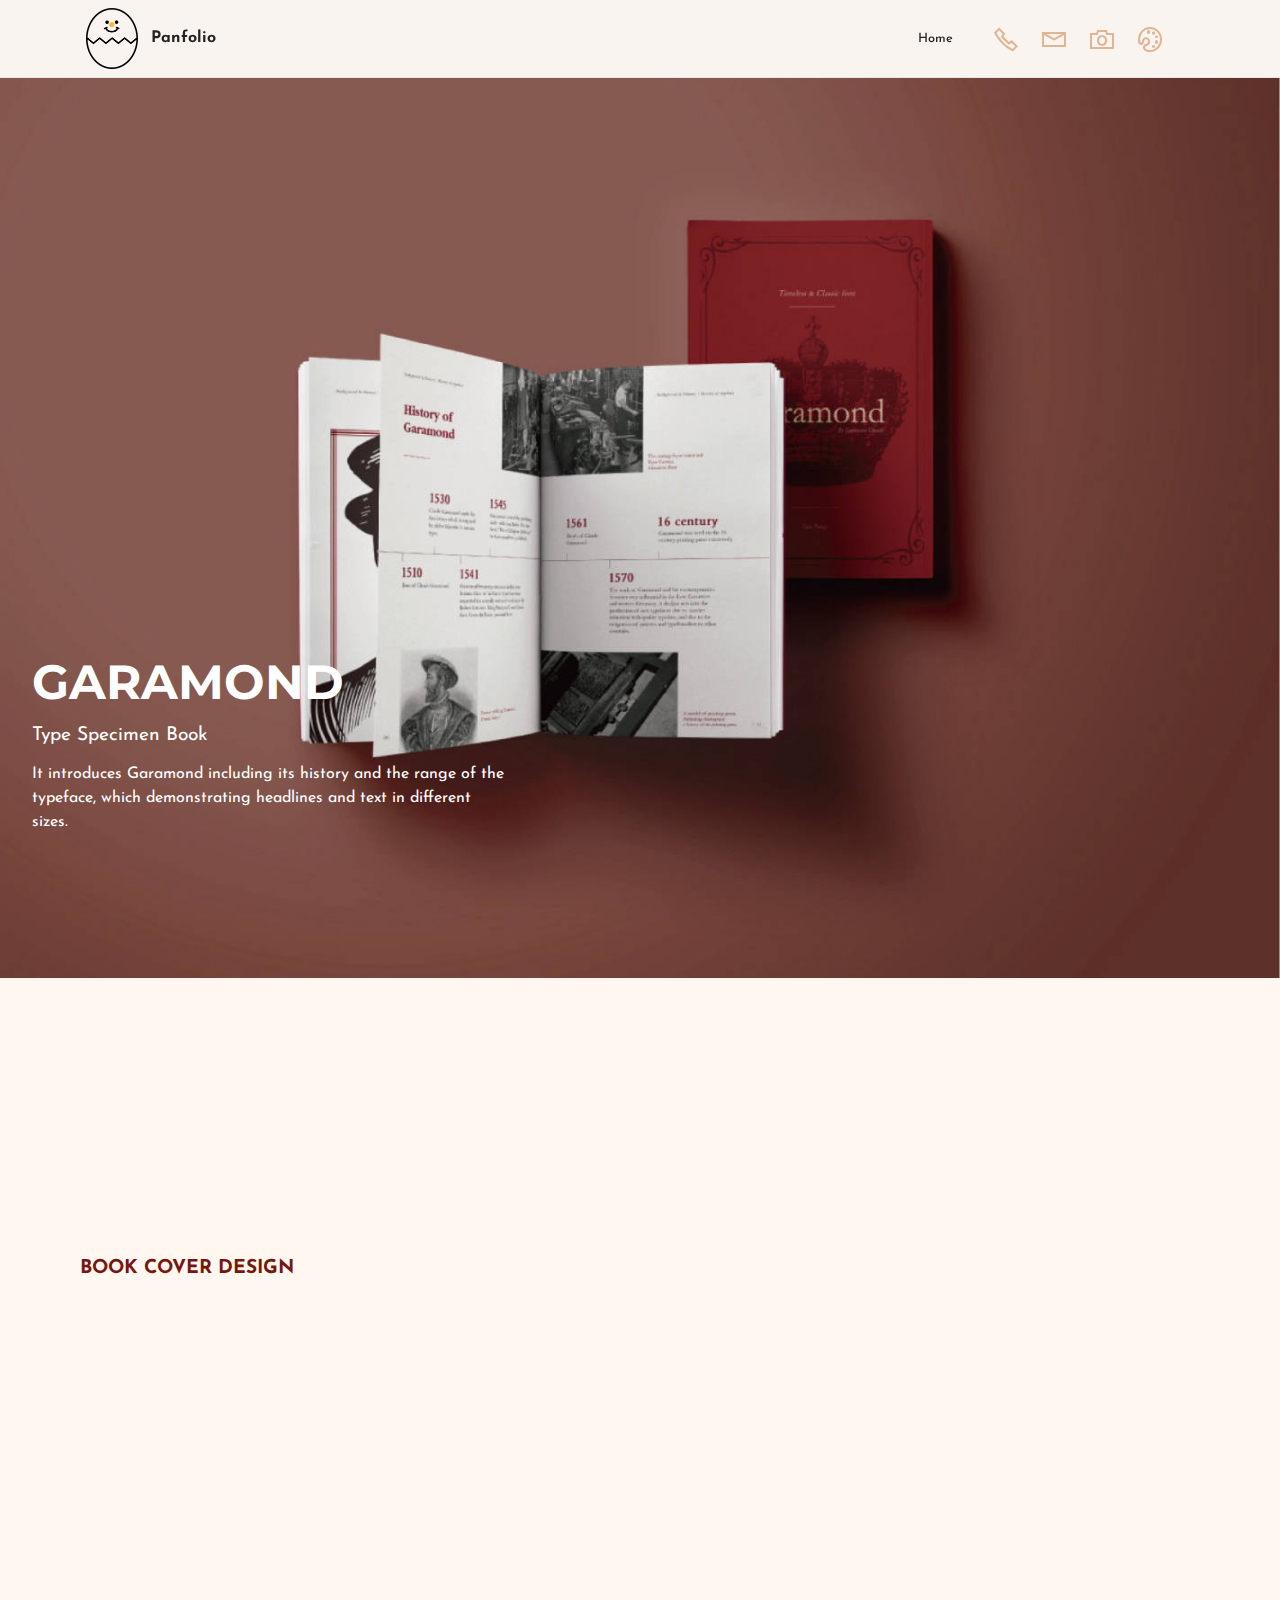
<file: typo_specimen.html>
<!DOCTYPE html>
<html  >
<head>
  <!-- Site made with Mobirise Website Builder v5.3.0, https://mobirise.com -->
  <meta charset="UTF-8">
  <meta http-equiv="X-UA-Compatible" content="IE=edge">
  <meta name="generator" content="Mobirise v5.3.0, mobirise.com">
  <meta name="viewport" content="width=device-width, initial-scale=1, minimum-scale=1">
  <link rel="shortcut icon" href="assets/images/icon-104x121.png" type="image/x-icon">
  <meta name="description" content="">
  
  
  <title>typo speciman</title>
  <link rel="stylesheet" href="assets/web/assets/mobirise-icons2/mobirise2.css">
  <link rel="stylesheet" href="assets/tether/tether.min.css">
  <link rel="stylesheet" href="assets/bootstrap/css/bootstrap.min.css">
  <link rel="stylesheet" href="assets/bootstrap/css/bootstrap-grid.min.css">
  <link rel="stylesheet" href="assets/bootstrap/css/bootstrap-reboot.min.css">
  <link rel="stylesheet" href="assets/animatecss/animate.css">
  <link rel="stylesheet" href="assets/dropdown/css/style.css">
  <link rel="stylesheet" href="assets/socicon/css/styles.css">
  <link rel="stylesheet" href="assets/theme/css/style.css">
  <link rel="preload" as="style" href="assets/mobirise/css/mbr-additional.css"><link rel="stylesheet" href="assets/mobirise/css/mbr-additional.css" type="text/css">
  
  
  
  
</head>
<body>
  
  <section class="menu cid-s48OLK6784" once="menu" id="menu1-24">
    
    <nav class="navbar navbar-dropdown navbar-expand-lg">
        <div class="container">
            <div class="navbar-brand">
                <span class="navbar-logo">
                    <a href="https://mobiri.se">
                        <img src="assets/images/icon-104x121.png" alt="Mobirise" style="height: 3.8rem;">
                    </a>
                </span>
                <span class="navbar-caption-wrap"><a class="navbar-caption text-black display-7" href="https://mobiri.se">Panfolio&nbsp;</a></span>
            </div>
            <button class="navbar-toggler" type="button" data-toggle="collapse" data-target="#navbarSupportedContent" aria-controls="navbarNavAltMarkup" aria-expanded="false" aria-label="Toggle navigation">
                <div class="hamburger">
                    <span></span>
                    <span></span>
                    <span></span>
                    <span></span>
                </div>
            </button>
            <div class="collapse navbar-collapse" id="navbarSupportedContent">
                <ul class="navbar-nav nav-dropdown nav-right" data-app-modern-menu="true"><li class="nav-item"><a class="nav-link link text-black text-primary display-4" href="index.html">Home</a></li></ul>
                <div class="icons-menu">
                    <a class="iconfont-wrapper" href="tel:+852 62000828">
                        <span class="p-2 mbr-iconfont mobi-mbri-phone mobi-mbri"></span>
                    </a>
                    <a class="iconfont-wrapper" href="mailto:pansytsui2@gmail.com">
                        <span class="p-2 mbr-iconfont mobi-mbri-letter mobi-mbri"></span>
                    </a>
                    <a class="iconfont-wrapper" href="tel:+852 62000828">
                        <span class="p-2 mbr-iconfont mobi-mbri-camera mobi-mbri"></span>
                    </a>
                    <a class="iconfont-wrapper" href="https://www.instagram.com/hopaudan/" target="_blank">
                        <span class="p-2 mbr-iconfont mobi-mbri-change-style mobi-mbri"></span>
                    </a>
                </div>
                
            </div>
        </div>
    </nav>

</section>

<section class="header4 cid-stkG4g1Pm5 mbr-fullscreen" id="header4-2a">

    
    
    <div class="container-fluid">
        <div class="row">
            <div class="content-wrap">
                <h1 class="mbr-section-title mbr-fonts-style mbr-white mb-3 display-1"><strong>GARAMOND</strong></h1>
                <h2 class="mbr-section-title mbr-fonts-style mbr-white mb-3 display-2">Type Specimen Book</h2>
                <p class="mbr-fonts-style mbr-text mbr-white mb-3 display-7">It introduces Garamond including its history and the range of the typeface, which demonstrating headlines and text in different sizes.</p>

                
            </div>
        </div>
    </div>
</section>

<section class="features15 cid-stkGi37Trm" id="features16-2b">

    

    
    <div class="container-fluid">
        <div class="content-wrapper">
            <div class="row align-items-center">
                <div class="col-12 col-lg">
                    <div class="text-wrapper">
                        <h6 class="card-title mbr-fonts-style display-2">
                            <strong>BOOK COVER DESIGN</strong></h6>
                        <p class="mbr-text mbr-fonts-style mb-4 display-4">I use the floral border to create the elegant feeling of Garamond, and I try to add a crown graphic with letterpress effect to echo with the feature of Garamond, as Garamond is a royal font designed for King and widely used in letterpress in the past.<br><br>Red Wine is used as a main color because it is an elegant color used at different formal occasion, therefore I think it suits the high-class feeling of Garamond.</p>
                        
                    </div>
                </div>
                <div class="col-12 col-lg-7">
                    <div class="image-wrapper">
                        <img src="assets/images/382-1217x811.png" alt="Mobirise">
                    </div>
                </div>
            </div>
        </div>
    </div>
</section>

<section class="features15 cid-stkHpXBhES" id="features16-2d">

    

    
    <div class="container-fluid">
        <div class="content-wrapper">
            <div class="row align-items-center">
                <div class="col-12 col-lg">
                    <div class="text-wrapper">
                        <h6 class="card-title mbr-fonts-style display-2">
                            <strong>PAGE LAYOUT</strong></h6>
                        <p class="mbr-text mbr-fonts-style mb-4 display-4">In the pages inside, I used the wine red to be the main color because it suits Garamond's elegant and grand feeling. Also I tried to find some vintage pictures to put inside the book to make the book carried an old feeling to people.</p>
                        
                    </div>
                </div>
                <div class="col-12 col-lg-7">
                    <div class="image-wrapper">
                        <img src="assets/images/6-7-7-1094x816.jpg" alt="Mobirise">
                    </div>
                </div>
            </div>
        </div>
    </div>
</section>

<section class="image3 cid-stkTBd8LU0" id="image3-2e">
    

    

    <div class="container">
        <div class="row justify-content-center">
            <div class="col-12 col-lg-10">
                <div class="image-wrapper">
                    <img src="assets/images/magazine-usletter-a4-mockup-template-1836x1512.png" alt="Mobirise">
                    
                </div>
            </div>
        </div>
    </div>
</section>

<section class="image3 cid-stl1ReRvSd" id="image3-2g">
    

    

    <div class="container">
        <div class="row justify-content-center">
            <div class="col-12 col-lg-10">
                <div class="image-wrapper">
                    <img src="assets/images/abc-1836x1512.png" alt="Mobirise">
                    
                </div>
            </div>
        </div>
    </div>
</section>

<section class="footer3 cid-s48P1Icc8J mbr-reveal" once="footers" id="footer3-25">

    

    

    <div class="container">
        <div class="media-container-row align-center mbr-white">
            <div class="row row-links">
                <ul class="foot-menu">
                    
                    
                    
                    
                    
                <li class="foot-menu-item mbr-fonts-style display-7"><a href="index.html" class="text-primary">HOME PAGE</a></li><li class="foot-menu-item mbr-fonts-style display-7"><a href="#top" class="text-primary">BACK TO TOP</a></li></ul>
            </div>
            <div class="row social-row">
                <div class="social-list align-right pb-2">
                    
                    
                    
                    
                    
                    
                <div class="soc-item">
                        <a href="mailto:pansytsui2@gmail.com">
                            <span class="mbr-iconfont mbr-iconfont-social socicon-mail socicon" style="color: rgb(53, 53, 53); fill: rgb(53, 53, 53);"></span>
                        </a>
                    </div></div>
            </div>
            <div class="row row-copirayt">
                <p class="mbr-text mb-0 mbr-fonts-style mbr-white align-center display-7">
                    © Copyright 2020 Mobirise. All Rights Reserved.
                </p>
            </div>
        </div>
    </div>
</section><section style="background-color: #fff; font-family: -apple-system, BlinkMacSystemFont, 'Segoe UI', 'Roboto', 'Helvetica Neue', Arial, sans-serif; color:#aaa; font-size:12px; padding: 0; align-items: center; display: flex;"><a href="https://mobirise.site/w" style="flex: 1 1; height: 3rem; padding-left: 1rem;"></a><p style="flex: 0 0 auto; margin:0; padding-right:1rem;">Built with Mobirise - <a href="https://mobirise.site/k" style="color:#aaa;">See here</a></p></section><script src="assets/web/assets/jquery/jquery.min.js"></script>  <script src="assets/popper/popper.min.js"></script>  <script src="assets/tether/tether.min.js"></script>  <script src="assets/bootstrap/js/bootstrap.min.js"></script>  <script src="assets/smoothscroll/smooth-scroll.js"></script>  <script src="assets/viewportchecker/jquery.viewportchecker.js"></script>  <script src="assets/dropdown/js/nav-dropdown.js"></script>  <script src="assets/dropdown/js/navbar-dropdown.js"></script>  <script src="assets/touchswipe/jquery.touch-swipe.min.js"></script>  <script src="assets/theme/js/script.js"></script>  
  
  
  <input name="animation" type="hidden">
  </body>
</html>
</file>
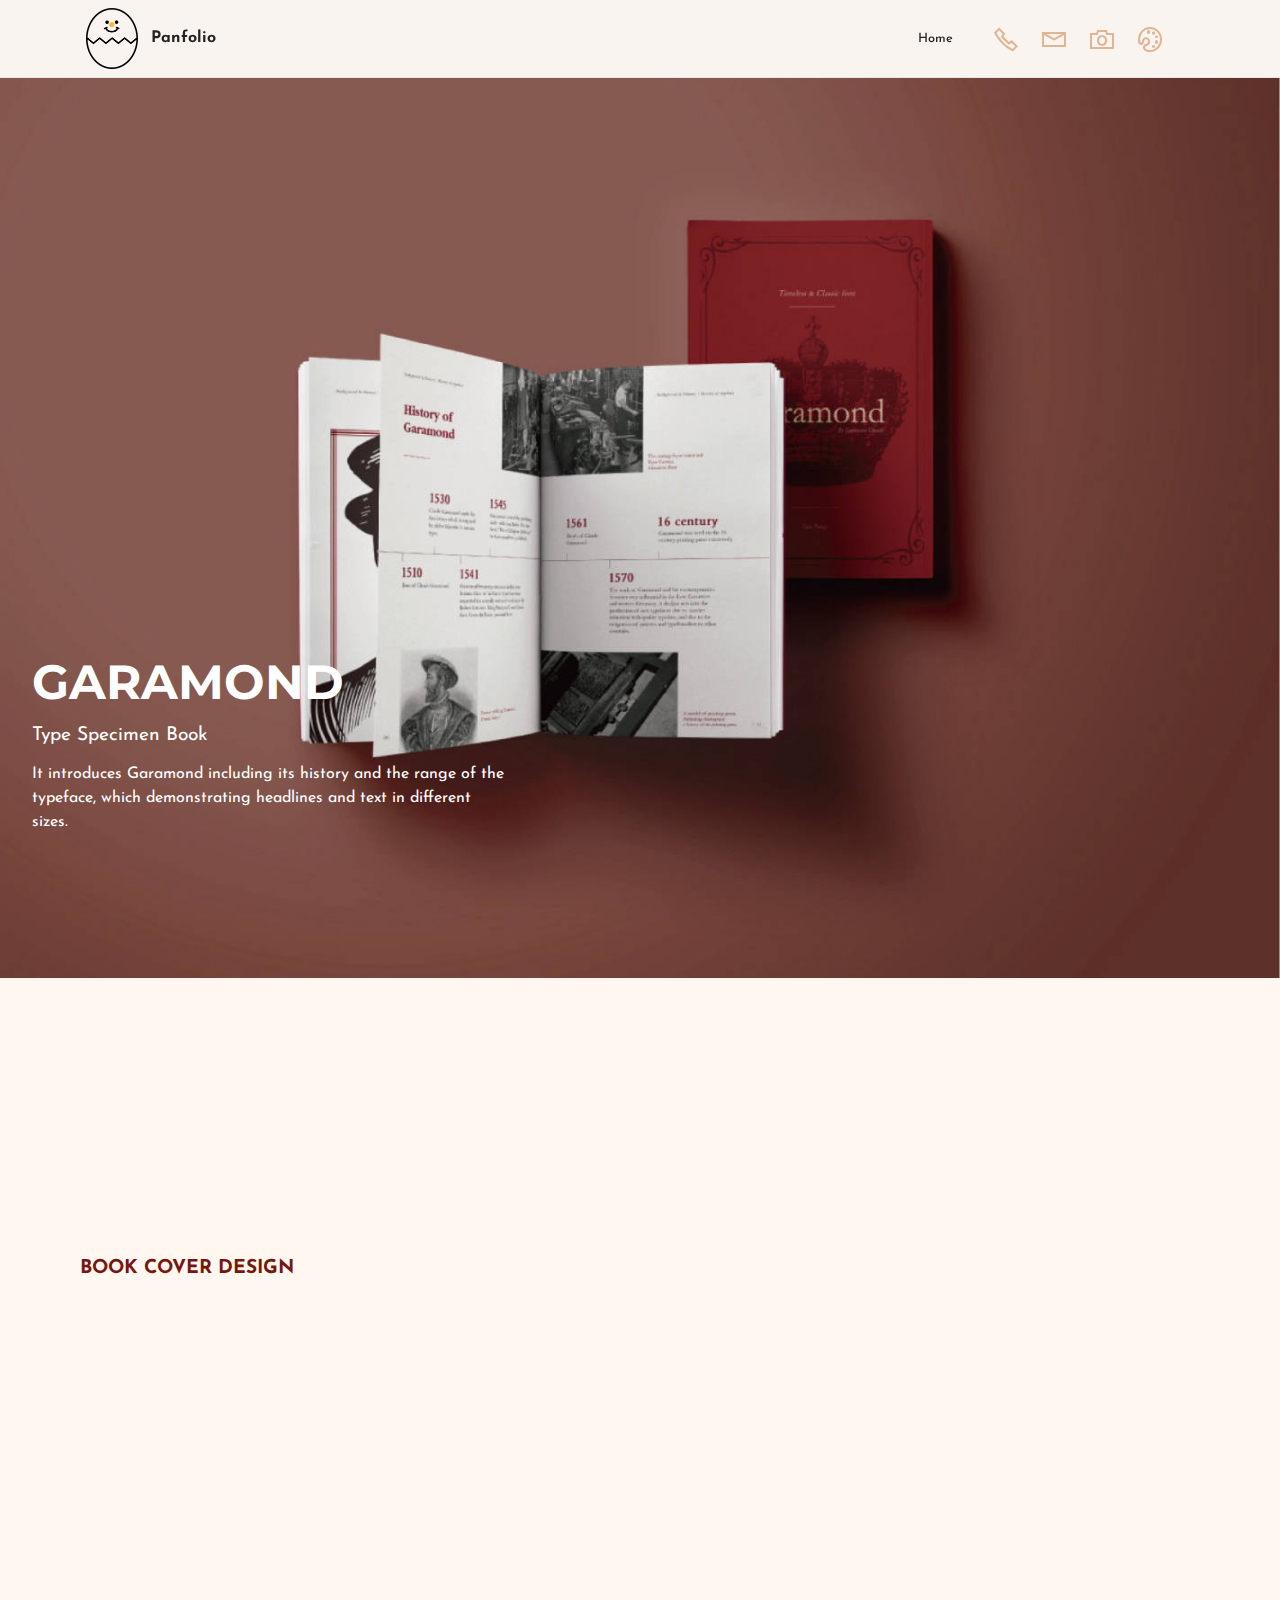
<file: typospecimen.html>
<!DOCTYPE html>
<html  >
<head>
  <!-- Site made with Mobirise Website Builder v5.3.0, https://mobirise.com -->
  <meta charset="UTF-8">
  <meta http-equiv="X-UA-Compatible" content="IE=edge">
  <meta name="generator" content="Mobirise v5.3.0, mobirise.com">
  <meta name="viewport" content="width=device-width, initial-scale=1, minimum-scale=1">
  <link rel="shortcut icon" href="assets/images/icon-104x121.png" type="image/x-icon">
  <meta name="description" content="">
  
  
  <title>typo speciman</title>
  <link rel="stylesheet" href="assets/web/assets/mobirise-icons2/mobirise2.css">
  <link rel="stylesheet" href="assets/tether/tether.min.css">
  <link rel="stylesheet" href="assets/bootstrap/css/bootstrap.min.css">
  <link rel="stylesheet" href="assets/bootstrap/css/bootstrap-grid.min.css">
  <link rel="stylesheet" href="assets/bootstrap/css/bootstrap-reboot.min.css">
  <link rel="stylesheet" href="assets/animatecss/animate.css">
  <link rel="stylesheet" href="assets/dropdown/css/style.css">
  <link rel="stylesheet" href="assets/socicon/css/styles.css">
  <link rel="stylesheet" href="assets/theme/css/style.css">
  <link rel="preload" as="style" href="assets/mobirise/css/mbr-additional.css"><link rel="stylesheet" href="assets/mobirise/css/mbr-additional.css" type="text/css">
  
  
  
  
</head>
<body>
  
  <section class="menu cid-s48OLK6784" once="menu" id="menu1-24">
    
    <nav class="navbar navbar-dropdown navbar-expand-lg">
        <div class="container">
            <div class="navbar-brand">
                <span class="navbar-logo">
                    <a href="https://mobiri.se">
                        <img src="assets/images/icon-104x121.png" alt="Mobirise" style="height: 3.8rem;">
                    </a>
                </span>
                <span class="navbar-caption-wrap"><a class="navbar-caption text-black display-7" href="https://mobiri.se">Panfolio&nbsp;</a></span>
            </div>
            <button class="navbar-toggler" type="button" data-toggle="collapse" data-target="#navbarSupportedContent" aria-controls="navbarNavAltMarkup" aria-expanded="false" aria-label="Toggle navigation">
                <div class="hamburger">
                    <span></span>
                    <span></span>
                    <span></span>
                    <span></span>
                </div>
            </button>
            <div class="collapse navbar-collapse" id="navbarSupportedContent">
                <ul class="navbar-nav nav-dropdown nav-right" data-app-modern-menu="true"><li class="nav-item"><a class="nav-link link text-black text-primary display-4" href="index.html">Home</a></li></ul>
                <div class="icons-menu">
                    <a class="iconfont-wrapper" href="tel:+852 62000828">
                        <span class="p-2 mbr-iconfont mobi-mbri-phone mobi-mbri"></span>
                    </a>
                    <a class="iconfont-wrapper" href="mailto:pansytsui2@gmail.com">
                        <span class="p-2 mbr-iconfont mobi-mbri-letter mobi-mbri"></span>
                    </a>
                    <a class="iconfont-wrapper" href="tel:+852 62000828">
                        <span class="p-2 mbr-iconfont mobi-mbri-camera mobi-mbri"></span>
                    </a>
                    <a class="iconfont-wrapper" href="https://www.instagram.com/hopaudan/" target="_blank">
                        <span class="p-2 mbr-iconfont mobi-mbri-change-style mobi-mbri"></span>
                    </a>
                </div>
                
            </div>
        </div>
    </nav>

</section>

<section class="header4 cid-stkG4g1Pm5 mbr-fullscreen" id="header4-2a">

    
    
    <div class="container-fluid">
        <div class="row">
            <div class="content-wrap">
                <h1 class="mbr-section-title mbr-fonts-style mbr-white mb-3 display-1"><strong>GARAMOND</strong></h1>
                <h2 class="mbr-section-title mbr-fonts-style mbr-white mb-3 display-2">Type Specimen Book</h2>
                <p class="mbr-fonts-style mbr-text mbr-white mb-3 display-7">It introduces Garamond including its history and the range of the typeface, which demonstrating headlines and text in different sizes.</p>

                
            </div>
        </div>
    </div>
</section>

<section class="features15 cid-stkGi37Trm" id="features16-2b">

    

    
    <div class="container-fluid">
        <div class="content-wrapper">
            <div class="row align-items-center">
                <div class="col-12 col-lg">
                    <div class="text-wrapper">
                        <h6 class="card-title mbr-fonts-style display-2">
                            <strong>BOOK COVER DESIGN</strong></h6>
                        <p class="mbr-text mbr-fonts-style mb-4 display-4">I use the floral border to create the elegant feeling of Garamond, and I try to add a crown graphic with letterpress effect to echo with the feature of Garamond, as Garamond is a royal font designed for King and widely used in letterpress in the past.<br><br>Red Wine is used as a main color because it is an elegant color used at different formal occasion, therefore I think it suits the high-class feeling of Garamond.</p>
                        
                    </div>
                </div>
                <div class="col-12 col-lg-7">
                    <div class="image-wrapper">
                        <img src="assets/images/382-1217x811.png" alt="Mobirise">
                    </div>
                </div>
            </div>
        </div>
    </div>
</section>

<section class="features15 cid-stkHpXBhES" id="features16-2d">

    

    
    <div class="container-fluid">
        <div class="content-wrapper">
            <div class="row align-items-center">
                <div class="col-12 col-lg">
                    <div class="text-wrapper">
                        <h6 class="card-title mbr-fonts-style display-2">
                            <strong>PAGE LAYOUT</strong></h6>
                        <p class="mbr-text mbr-fonts-style mb-4 display-4">In the pages inside, I used the wine red to be the main color because it suits Garamond's elegant and grand feeling. Also I tried to find some vintage pictures to put inside the book to make the book carried an old feeling to people.</p>
                        
                    </div>
                </div>
                <div class="col-12 col-lg-7">
                    <div class="image-wrapper">
                        <img src="assets/images/6-7-7-1094x816.jpg" alt="Mobirise">
                    </div>
                </div>
            </div>
        </div>
    </div>
</section>

<section class="image3 cid-stkTBd8LU0" id="image3-2e">
    

    

    <div class="container">
        <div class="row justify-content-center">
            <div class="col-12 col-lg-10">
                <div class="image-wrapper">
                    <img src="assets/images/magazine-usletter-a4-mockup-template-1836x1512.png" alt="Mobirise">
                    
                </div>
            </div>
        </div>
    </div>
</section>

<section class="image3 cid-stl1ReRvSd" id="image3-2g">
    

    

    <div class="container">
        <div class="row justify-content-center">
            <div class="col-12 col-lg-10">
                <div class="image-wrapper">
                    <img src="assets/images/abc-1836x1512.png" alt="Mobirise">
                    
                </div>
            </div>
        </div>
    </div>
</section>

<section class="footer3 cid-s48P1Icc8J mbr-reveal" once="footers" id="footer3-25">

    

    

    <div class="container">
        <div class="media-container-row align-center mbr-white">
            <div class="row row-links">
                <ul class="foot-menu">
                    
                    
                    
                    
                    
                <li class="foot-menu-item mbr-fonts-style display-7"><a href="index.html" class="text-primary">HOME PAGE</a></li><li class="foot-menu-item mbr-fonts-style display-7"><a href="#top" class="text-primary">BACK TO TOP</a></li></ul>
            </div>
            <div class="row social-row">
                <div class="social-list align-right pb-2">
                    
                    
                    
                    
                    
                    
                <div class="soc-item">
                        <a href="mailto:pansytsui2@gmail.com">
                            <span class="mbr-iconfont mbr-iconfont-social socicon-mail socicon" style="color: rgb(53, 53, 53); fill: rgb(53, 53, 53);"></span>
                        </a>
                    </div></div>
            </div>
            <div class="row row-copirayt">
                <p class="mbr-text mb-0 mbr-fonts-style mbr-white align-center display-7">
                    © Copyright 2020 Mobirise. All Rights Reserved.
                </p>
            </div>
        </div>
    </div>
</section><section style="background-color: #fff; font-family: -apple-system, BlinkMacSystemFont, 'Segoe UI', 'Roboto', 'Helvetica Neue', Arial, sans-serif; color:#aaa; font-size:12px; padding: 0; align-items: center; display: flex;"><a href="https://mobirise.site/m" style="flex: 1 1; height: 3rem; padding-left: 1rem;"></a><p style="flex: 0 0 auto; margin:0; padding-right:1rem;"><a href="https://mobirise.site/t" style="color:#aaa;">Built</a> with Mobirise website themes</p></section><script src="assets/web/assets/jquery/jquery.min.js"></script>  <script src="assets/popper/popper.min.js"></script>  <script src="assets/tether/tether.min.js"></script>  <script src="assets/bootstrap/js/bootstrap.min.js"></script>  <script src="assets/smoothscroll/smooth-scroll.js"></script>  <script src="assets/viewportchecker/jquery.viewportchecker.js"></script>  <script src="assets/dropdown/js/nav-dropdown.js"></script>  <script src="assets/dropdown/js/navbar-dropdown.js"></script>  <script src="assets/touchswipe/jquery.touch-swipe.min.js"></script>  <script src="assets/theme/js/script.js"></script>  
  
  
  <input name="animation" type="hidden">
  </body>
</html>
</file>
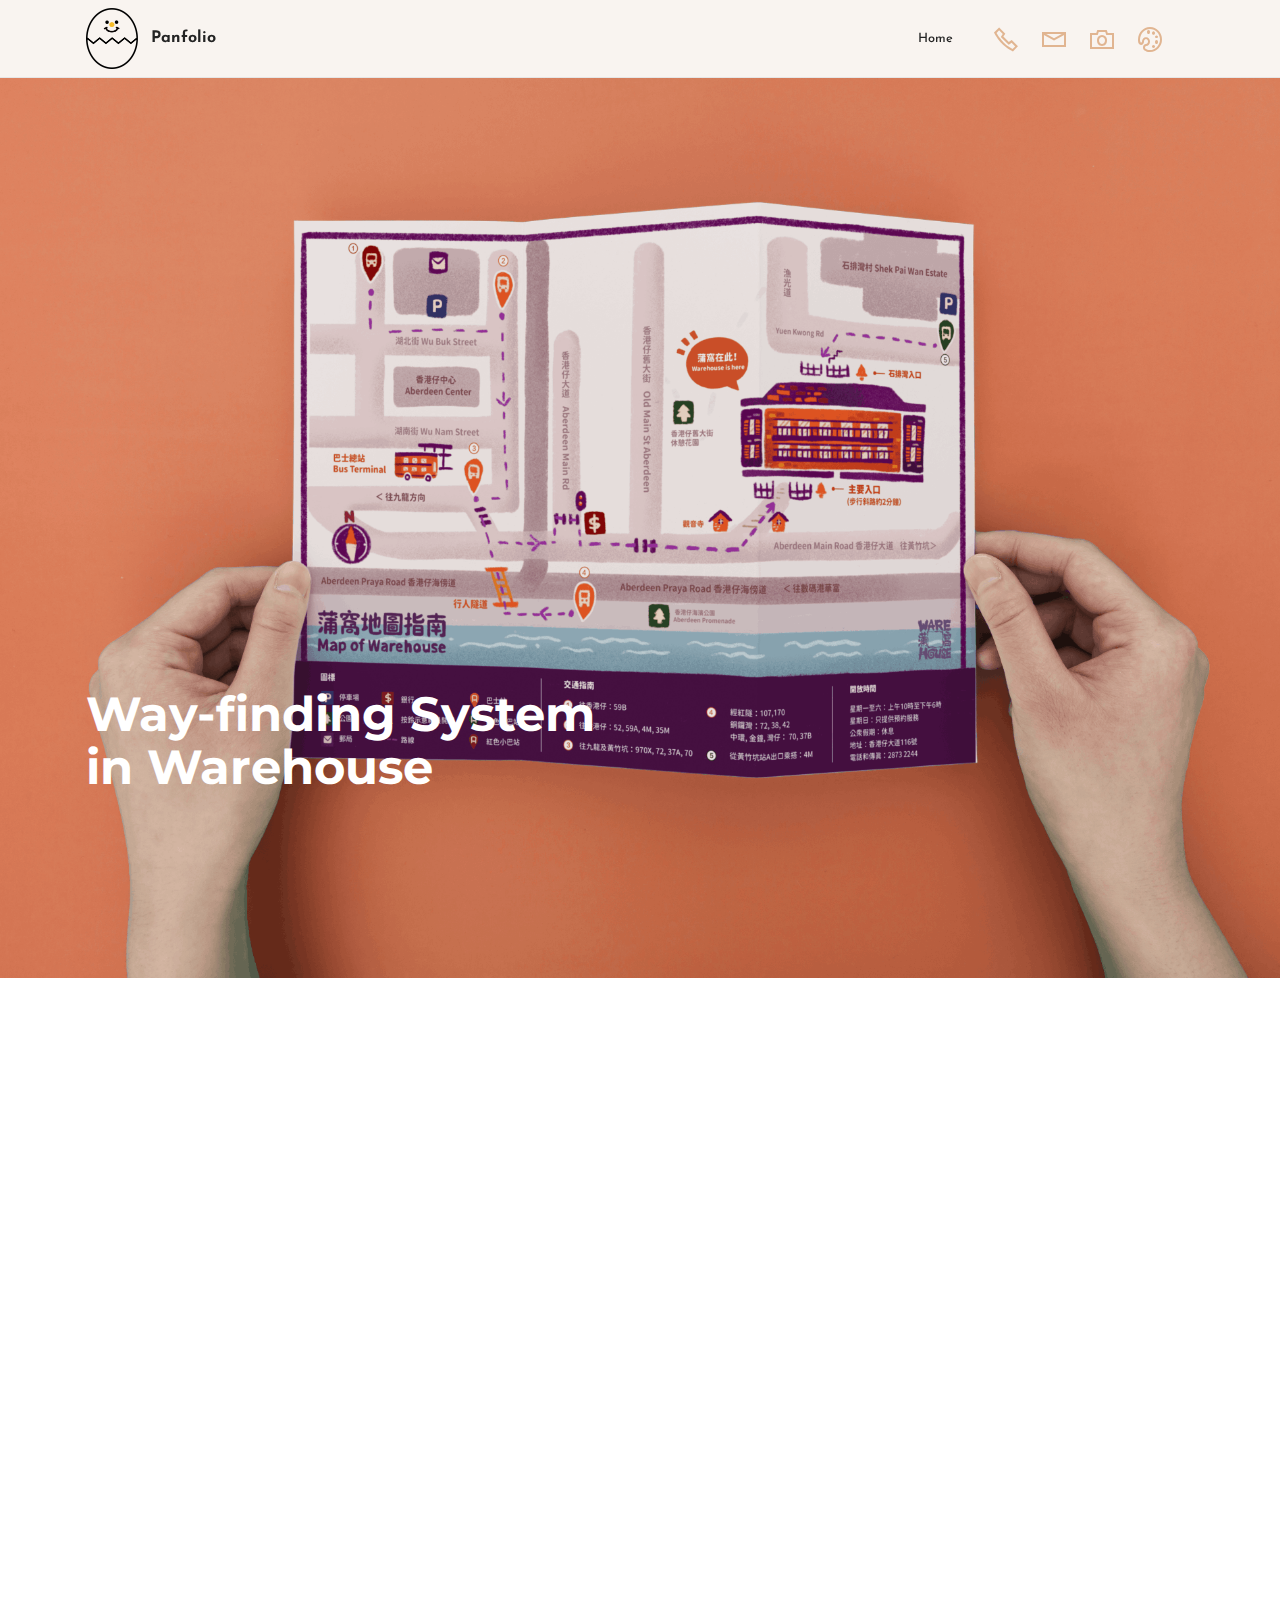
<file: wayfinding.html>
<!DOCTYPE html>
<html  >
<head>
  <!-- Site made with Mobirise Website Builder v5.3.0, https://mobirise.com -->
  <meta charset="UTF-8">
  <meta http-equiv="X-UA-Compatible" content="IE=edge">
  <meta name="generator" content="Mobirise v5.3.0, mobirise.com">
  <meta name="viewport" content="width=device-width, initial-scale=1, minimum-scale=1">
  <link rel="shortcut icon" href="assets/images/icon-104x121.png" type="image/x-icon">
  <meta name="description" content="">
  
  
  <title>Wayfinding</title>
  <link rel="stylesheet" href="assets/web/assets/mobirise-icons2/mobirise2.css">
  <link rel="stylesheet" href="assets/tether/tether.min.css">
  <link rel="stylesheet" href="assets/bootstrap/css/bootstrap.min.css">
  <link rel="stylesheet" href="assets/bootstrap/css/bootstrap-grid.min.css">
  <link rel="stylesheet" href="assets/bootstrap/css/bootstrap-reboot.min.css">
  <link rel="stylesheet" href="assets/animatecss/animate.css">
  <link rel="stylesheet" href="assets/dropdown/css/style.css">
  <link rel="stylesheet" href="assets/socicon/css/styles.css">
  <link rel="stylesheet" href="assets/theme/css/style.css">
  <link rel="preload" as="style" href="assets/mobirise/css/mbr-additional.css"><link rel="stylesheet" href="assets/mobirise/css/mbr-additional.css" type="text/css">
  
  
  
  
</head>
<body>
  
  <section class="menu cid-s48OLK6784" once="menu" id="menu1-3a">
    
    <nav class="navbar navbar-dropdown navbar-expand-lg">
        <div class="container">
            <div class="navbar-brand">
                <span class="navbar-logo">
                    <a href="https://mobiri.se">
                        <img src="assets/images/icon-104x121.png" alt="Mobirise" style="height: 3.8rem;">
                    </a>
                </span>
                <span class="navbar-caption-wrap"><a class="navbar-caption text-black display-7" href="https://mobiri.se">Panfolio&nbsp;</a></span>
            </div>
            <button class="navbar-toggler" type="button" data-toggle="collapse" data-target="#navbarSupportedContent" aria-controls="navbarNavAltMarkup" aria-expanded="false" aria-label="Toggle navigation">
                <div class="hamburger">
                    <span></span>
                    <span></span>
                    <span></span>
                    <span></span>
                </div>
            </button>
            <div class="collapse navbar-collapse" id="navbarSupportedContent">
                <ul class="navbar-nav nav-dropdown nav-right" data-app-modern-menu="true"><li class="nav-item"><a class="nav-link link text-black text-primary display-4" href="index.html">Home</a></li></ul>
                <div class="icons-menu">
                    <a class="iconfont-wrapper" href="tel:+852 62000828">
                        <span class="p-2 mbr-iconfont mobi-mbri-phone mobi-mbri"></span>
                    </a>
                    <a class="iconfont-wrapper" href="mailto:pansytsui2@gmail.com">
                        <span class="p-2 mbr-iconfont mobi-mbri-letter mobi-mbri"></span>
                    </a>
                    <a class="iconfont-wrapper" href="tel:+852 62000828">
                        <span class="p-2 mbr-iconfont mobi-mbri-camera mobi-mbri"></span>
                    </a>
                    <a class="iconfont-wrapper" href="https://www.instagram.com/hopaudan/" target="_blank">
                        <span class="p-2 mbr-iconfont mobi-mbri-change-style mobi-mbri"></span>
                    </a>
                </div>
                
            </div>
        </div>
    </nav>

</section>

<section class="header4 cid-stBL7Gq2Ew mbr-fullscreen" id="header4-3c">

    
    
    <div class="container">
        <div class="row">
            <div class="content-wrap">
                <h1 class="mbr-section-title mbr-fonts-style mbr-white mb-3 display-1">
                    <strong>Way-finding System in Warehouse</strong></h1>
                
                <p class="mbr-fonts-style mbr-text mbr-white mb-3 display-7">Map Design &amp; Signage Design</p>

                
            </div>
        </div>
    </div>
</section>

<section class="image2 cid-stBN6bDyZJ" id="image2-3f">
    

    

    <div class="container">
        <div class="row align-items-center">
            <div class="col-12 col-lg-6">
                <div class="image-wrapper">
                    <img src="assets/images/hk-thewarehouseteenageclub-1076x807.jpg" alt="Mobirise">
                    <p class="mbr-description mbr-fonts-style mt-2 align-center display-4">Photo of Warehouse</p>
                </div>
            </div>
            <div class="col-12 col-lg">
                <div class="text-wrapper">
                    <h3 class="mbr-section-title mbr-fonts-style mb-3 display-5"><strong>Background of project</strong></h3>
                    <p class="mbr-text mbr-fonts-style display-7">Warehouse is a Hong Kong organization serve for teens and also being a historical heritage as a same time, their mission is instigate different types of artistic, hand-made and cultural heritage conservation projects to allow young people to develop creativity.<br><br>&nbsp;However, their way-finding system is confusing so we tried to design new signage and map for them.<br><br><br></p>
                </div>
            </div>
        </div>
    </div>
</section>

<section class="image1 cid-stBQgSEcW4" id="image1-3j">
    

    

    <div class="container">
        <div class="row align-items-center">
            <div class="col-12 col-lg-7">
                <div class="image-wrapper">
                    <img src="assets/images/map-mock-up-min-1243x829.png" alt="Mobirise">
                    <p class="mbr-description mbr-fonts-style pt-2 align-center display-4">
                    Image Description</p>
                </div>
            </div>
            <div class="col-12 col-lg">
                <div class="text-wrapper">
                    <h3 class="mbr-section-title mbr-fonts-style mb-3 display-5"><strong>Map Design</strong></h3>
                    <p class="mbr-text mbr-fonts-style display-7">
                        The map mainly used purple as a main color to match with the theme color of Warehouse, and orange is used to be the contrast color and representing the brick’s color in Warehouse.&nbsp;<br><br>Illustration style is used in the map  to present the youthful and flexible feeling, the drawing way is tend to be more free-form, the illustration of signage is showing some brushstroke to represent the ‘creating’ feeling.<br></p>
                </div>
            </div>
        </div>
    </div>
</section>

<section class="image3 cid-stBL9ocx0v" id="image3-3d">
    

    

    <div class="container">
        <div class="row justify-content-center">
            <div class="col-12 col-lg-10">
                <div class="image-wrapper">
                    <img src="assets/images/modified-purple-map-min-1804x1275.png" alt="Mobirise">
                    <p class="mbr-description mbr-fonts-style mt-2 align-center display-4">
                        Map Design</p>
                </div>
            </div>
        </div>
    </div>
</section>

<section class="image1 cid-stBPWFYtWI" id="image1-3i">
    

    

    <div class="container">
        <div class="row align-items-center">
            <div class="col-12 col-lg-7">
                <div class="image-wrapper">
                    <img src="assets/images/symbol-collection-pdf-1-4-1836x1299.png" alt="Mobirise">
                    
                </div>
            </div>
            <div class="col-12 col-lg">
                <div class="text-wrapper">
                    <h3 class="mbr-section-title mbr-fonts-style mb-3 display-5">
                        <strong>Signage Design</strong></h3>
                    <p class="mbr-text mbr-fonts-style display-7">I use a vintage color scheme on the signage, and adopt an illustrated style on both map and signage to match with the aim of warehouse which is about cultivate the creativity of teenagers. </p>
                </div>
            </div>
        </div>
    </div>
</section>

<section class="image3 cid-stBRZB8dJY" id="image3-3k">
    

    

    <div class="container">
        <div class="row justify-content-center">
            <div class="col-12 col-lg-10">
                <div class="image-wrapper">
                    <img src="assets/images/sign-mockup-min-1804x1353.jpg" alt="Mobirise">
                    <p class="mbr-description mbr-fonts-style mt-2 align-center display-4">
                        Signage Mock Up</p>
                </div>
            </div>
        </div>
    </div>
</section>

<section class="footer3 cid-s48P1Icc8J mbr-reveal" once="footers" id="footer3-3b">

    

    

    <div class="container">
        <div class="media-container-row align-center mbr-white">
            <div class="row row-links">
                <ul class="foot-menu">
                    
                    
                    
                    
                    
                <li class="foot-menu-item mbr-fonts-style display-7"><a href="index.html" class="text-primary">HOME PAGE</a></li><li class="foot-menu-item mbr-fonts-style display-7"><a href="#top" class="text-primary">BACK TO TOP</a></li></ul>
            </div>
            <div class="row social-row">
                <div class="social-list align-right pb-2">
                    
                    
                    
                    
                    
                    
                <div class="soc-item">
                        <a href="mailto:pansytsui2@gmail.com">
                            <span class="mbr-iconfont mbr-iconfont-social socicon-mail socicon" style="color: rgb(53, 53, 53); fill: rgb(53, 53, 53);"></span>
                        </a>
                    </div></div>
            </div>
            <div class="row row-copirayt">
                <p class="mbr-text mb-0 mbr-fonts-style mbr-white align-center display-7">
                    © Copyright 2020 Mobirise. All Rights Reserved.
                </p>
            </div>
        </div>
    </div>
</section><section style="background-color: #fff; font-family: -apple-system, BlinkMacSystemFont, 'Segoe UI', 'Roboto', 'Helvetica Neue', Arial, sans-serif; color:#aaa; font-size:12px; padding: 0; align-items: center; display: flex;"><a href="https://mobirise.site/h" style="flex: 1 1; height: 3rem; padding-left: 1rem;"></a><p style="flex: 0 0 auto; margin:0; padding-right:1rem;">Built with Mobirise - <a href="https://mobirise.site/m" style="color:#aaa;">Click here</a></p></section><script src="assets/web/assets/jquery/jquery.min.js"></script>  <script src="assets/popper/popper.min.js"></script>  <script src="assets/tether/tether.min.js"></script>  <script src="assets/bootstrap/js/bootstrap.min.js"></script>  <script src="assets/smoothscroll/smooth-scroll.js"></script>  <script src="assets/viewportchecker/jquery.viewportchecker.js"></script>  <script src="assets/dropdown/js/nav-dropdown.js"></script>  <script src="assets/dropdown/js/navbar-dropdown.js"></script>  <script src="assets/touchswipe/jquery.touch-swipe.min.js"></script>  <script src="assets/theme/js/script.js"></script>  
  
  
  <input name="animation" type="hidden">
  </body>
</html>
</file>
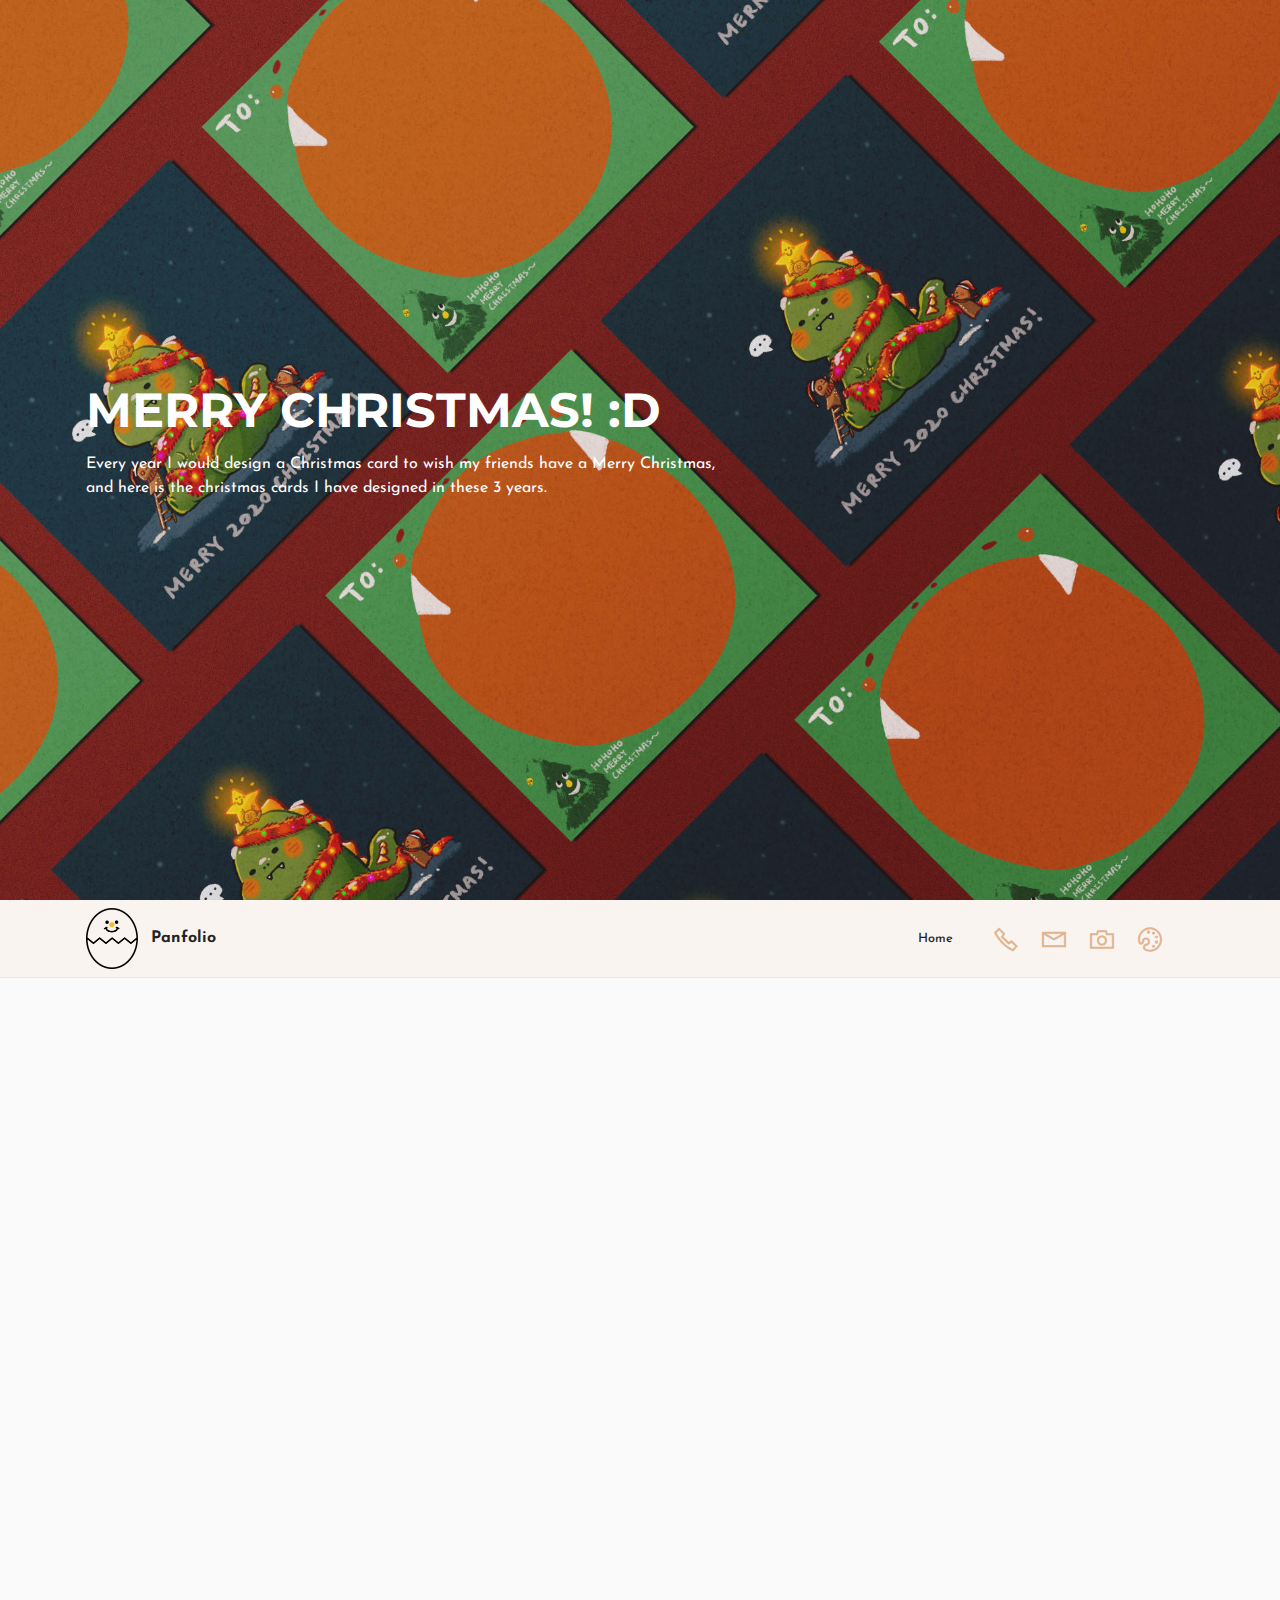
<file: xmascard.html>
<!DOCTYPE html>
<html  >
<head>
  <!-- Site made with Mobirise Website Builder v5.3.0, https://mobirise.com -->
  <meta charset="UTF-8">
  <meta http-equiv="X-UA-Compatible" content="IE=edge">
  <meta name="generator" content="Mobirise v5.3.0, mobirise.com">
  <meta name="viewport" content="width=device-width, initial-scale=1, minimum-scale=1">
  <link rel="shortcut icon" href="assets/images/icon-104x121.png" type="image/x-icon">
  <meta name="description" content="">
  
  
  <title>christmas card</title>
  <link rel="stylesheet" href="assets/web/assets/mobirise-icons2/mobirise2.css">
  <link rel="stylesheet" href="assets/tether/tether.min.css">
  <link rel="stylesheet" href="assets/bootstrap/css/bootstrap.min.css">
  <link rel="stylesheet" href="assets/bootstrap/css/bootstrap-grid.min.css">
  <link rel="stylesheet" href="assets/bootstrap/css/bootstrap-reboot.min.css">
  <link rel="stylesheet" href="assets/animatecss/animate.css">
  <link rel="stylesheet" href="assets/dropdown/css/style.css">
  <link rel="stylesheet" href="assets/socicon/css/styles.css">
  <link rel="stylesheet" href="assets/theme/css/style.css">
  <link rel="preload" as="style" href="assets/mobirise/css/mbr-additional.css"><link rel="stylesheet" href="assets/mobirise/css/mbr-additional.css" type="text/css">
  
  
  
  
</head>
<body>
  
  <section class="header6 cid-stf5bFJMVW mbr-fullscreen" id="header6-16">

    

    <div class="mbr-overlay" style="opacity: 0.2; background-color: rgb(145, 107, 107);"></div>

    <div class="align-center container">
        <div class="row">
            <div class="col-12 col-lg-10">
                <h1 class="mbr-section-title mbr-fonts-style mbr-white mb-3 display-1"><strong>MERRY CHRISTMAS! :D</strong></h1>
                
                <p class="mbr-text mbr-white mbr-fonts-style display-7">Every year I would design a Christmas card to wish my friends have a Merry Christmas,<br>and here is the christmas cards I have designed in these 3 years.</p>
                
            </div>
        </div>
    </div>
</section>

<section class="menu cid-s48OLK6784" once="menu" id="menu1-13">
    
    <nav class="navbar navbar-dropdown navbar-expand-lg">
        <div class="container">
            <div class="navbar-brand">
                <span class="navbar-logo">
                    <a href="https://mobiri.se">
                        <img src="assets/images/icon-104x121.png" alt="Mobirise" style="height: 3.8rem;">
                    </a>
                </span>
                <span class="navbar-caption-wrap"><a class="navbar-caption text-black display-7" href="https://mobiri.se">Panfolio&nbsp;</a></span>
            </div>
            <button class="navbar-toggler" type="button" data-toggle="collapse" data-target="#navbarSupportedContent" aria-controls="navbarNavAltMarkup" aria-expanded="false" aria-label="Toggle navigation">
                <div class="hamburger">
                    <span></span>
                    <span></span>
                    <span></span>
                    <span></span>
                </div>
            </button>
            <div class="collapse navbar-collapse" id="navbarSupportedContent">
                <ul class="navbar-nav nav-dropdown nav-right" data-app-modern-menu="true"><li class="nav-item"><a class="nav-link link text-black text-primary display-4" href="index.html">Home</a></li></ul>
                <div class="icons-menu">
                    <a class="iconfont-wrapper" href="tel:+852 62000828">
                        <span class="p-2 mbr-iconfont mobi-mbri-phone mobi-mbri"></span>
                    </a>
                    <a class="iconfont-wrapper" href="mailto:pansytsui2@gmail.com">
                        <span class="p-2 mbr-iconfont mobi-mbri-letter mobi-mbri"></span>
                    </a>
                    <a class="iconfont-wrapper" href="tel:+852 62000828">
                        <span class="p-2 mbr-iconfont mobi-mbri-camera mobi-mbri"></span>
                    </a>
                    <a class="iconfont-wrapper" href="https://www.instagram.com/hopaudan/" target="_blank">
                        <span class="p-2 mbr-iconfont mobi-mbri-change-style mobi-mbri"></span>
                    </a>
                </div>
                
            </div>
        </div>
    </nav>

</section>

<section class="image3 cid-stf6eh3c4N" id="image3-17">
    

    

    <div class="container">
        <div class="row justify-content-center">
            <div class="col-12 col-lg-10">
                <div class="image-wrapper">
                    <img src="assets/images/square-card-mockup-7-1836x1224.jpeg" alt="Mobirise">
                    <p class="mbr-description mbr-fonts-style mt-2 align-center display-4">2020<strong> </strong>Christmas<strong> </strong>Card</p>
                </div>
            </div>
        </div>
    </div>
</section>

<section class="image3 cid-stf6W6OmdD" id="image3-18">
    

    

    <div class="container">
        <div class="row justify-content-center">
            <div class="col-12 col-lg-10">
                <div class="image-wrapper">
                    <img src="assets/images/a6-postcard-and-envelope-mockups-1836x1224.jpeg" alt="Mobirise">
                    <p class="mbr-description mbr-fonts-style mt-2 align-center display-4">2019 Christmas Card</p>
                </div>
            </div>
        </div>
    </div>
</section>

<section class="image3 cid-stf6WDmSRM" id="image3-19">
    

    

    <div class="container">
        <div class="row justify-content-center">
            <div class="col-12 col-lg-10">
                <div class="image-wrapper">
                    <img src="assets/images/piwe8h1-1836x1224.png" alt="Mobirise">
                    <p class="mbr-description mbr-fonts-style mt-2 align-center display-4">
                        2018 Christmas Card</p>
                </div>
            </div>
        </div>
    </div>
</section>

<section class="footer3 cid-s48P1Icc8J mbr-reveal" once="footers" id="footer3-14">

    

    

    <div class="container">
        <div class="media-container-row align-center mbr-white">
            <div class="row row-links">
                <ul class="foot-menu">
                    
                    
                    
                    
                    
                <li class="foot-menu-item mbr-fonts-style display-7"><a href="index.html" class="text-primary">HOME PAGE</a></li><li class="foot-menu-item mbr-fonts-style display-7"><a href="#top" class="text-primary">BACK TO TOP</a></li></ul>
            </div>
            <div class="row social-row">
                <div class="social-list align-right pb-2">
                    
                    
                    
                    
                    
                    
                <div class="soc-item">
                        <a href="mailto:pansytsui2@gmail.com">
                            <span class="mbr-iconfont mbr-iconfont-social socicon-mail socicon" style="color: rgb(53, 53, 53); fill: rgb(53, 53, 53);"></span>
                        </a>
                    </div></div>
            </div>
            <div class="row row-copirayt">
                <p class="mbr-text mb-0 mbr-fonts-style mbr-white align-center display-7">
                    © Copyright 2020 Mobirise. All Rights Reserved.
                </p>
            </div>
        </div>
    </div>
</section><section style="background-color: #fff; font-family: -apple-system, BlinkMacSystemFont, 'Segoe UI', 'Roboto', 'Helvetica Neue', Arial, sans-serif; color:#aaa; font-size:12px; padding: 0; align-items: center; display: flex;"><a href="https://mobirise.site/z" style="flex: 1 1; height: 3rem; padding-left: 1rem;"></a><p style="flex: 0 0 auto; margin:0; padding-right:1rem;"><a href="https://mobirise.site/t" style="color:#aaa;">Designed</a> with Mobirise css web template</p></section><script src="assets/web/assets/jquery/jquery.min.js"></script>  <script src="assets/popper/popper.min.js"></script>  <script src="assets/tether/tether.min.js"></script>  <script src="assets/bootstrap/js/bootstrap.min.js"></script>  <script src="assets/smoothscroll/smooth-scroll.js"></script>  <script src="assets/viewportchecker/jquery.viewportchecker.js"></script>  <script src="assets/dropdown/js/nav-dropdown.js"></script>  <script src="assets/dropdown/js/navbar-dropdown.js"></script>  <script src="assets/touchswipe/jquery.touch-swipe.min.js"></script>  <script src="assets/theme/js/script.js"></script>  
  
  
  <input name="animation" type="hidden">
  </body>
</html>
</file>
<file: assets/web/assets/mobirise-icons2/mobirise2.css>
@font-face {
  font-family: 'Moririse2';
  font-display: swap;
  src:  url('mobirise2.eot?f2bix4');
  src:  url('mobirise2.eot?f2bix4#iefix') format('embedded-opentype'),
    url('mobirise2.ttf?f2bix4') format('truetype'),
    url('mobirise2.woff?f2bix4') format('woff'),
    url('mobirise2.svg?f2bix4#mobirise2') format('svg');
  font-weight: normal;
  font-style: normal;
}

[class^="mobi-"], [class*=" mobi-"] {
  /* use !important to prevent issues with browser extensions that change fonts */
  font-family: 'Moririse2' !important;
  speak: none;
  font-style: normal;
  font-weight: normal;
  font-variant: normal;
  text-transform: none;
  line-height: 1;

  /* Better Font Rendering =========== */
  -webkit-font-smoothing: antialiased;
  -moz-osx-font-smoothing: grayscale;
}

.mobi-mbri-add-submenu:before {
  content: "\e900";
}
.mobi-mbri-alert:before {
  content: "\e901";
}
.mobi-mbri-align-center:before {
  content: "\e902";
}
.mobi-mbri-align-justify:before {
  content: "\e903";
}
.mobi-mbri-align-left:before {
  content: "\e904";
}
.mobi-mbri-align-right:before {
  content: "\e905";
}
.mobi-mbri-android:before {
  content: "\e906";
}
.mobi-mbri-apple:before {
  content: "\e907";
}
.mobi-mbri-arrow-down:before {
  content: "\e908";
}
.mobi-mbri-arrow-next:before {
  content: "\e909";
}
.mobi-mbri-arrow-prev:before {
  content: "\e90a";
}
.mobi-mbri-arrow-up:before {
  content: "\e90b";
}
.mobi-mbri-bold:before {
  content: "\e90c";
}
.mobi-mbri-bookmark:before {
  content: "\e90d";
}
.mobi-mbri-bootstrap:before {
  content: "\e90e";
}
.mobi-mbri-briefcase:before {
  content: "\e90f";
}
.mobi-mbri-browse:before {
  content: "\e910";
}
.mobi-mbri-bulleted-list:before {
  content: "\e911";
}
.mobi-mbri-calendar:before {
  content: "\e912";
}
.mobi-mbri-camera:before {
  content: "\e913";
}
.mobi-mbri-cart-add:before {
  content: "\e914";
}
.mobi-mbri-cart-full:before {
  content: "\e915";
}
.mobi-mbri-cash:before {
  content: "\e916";
}
.mobi-mbri-change-style:before {
  content: "\e917";
}
.mobi-mbri-chat:before {
  content: "\e918";
}
.mobi-mbri-clock:before {
  content: "\e919";
}
.mobi-mbri-close:before {
  content: "\e91a";
}
.mobi-mbri-cloud:before {
  content: "\e91b";
}
.mobi-mbri-code:before {
  content: "\e91c";
}
.mobi-mbri-contact-form:before {
  content: "\e91d";
}
.mobi-mbri-credit-card:before {
  content: "\e91e";
}
.mobi-mbri-cursor-click:before {
  content: "\e91f";
}
.mobi-mbri-cust-feedback:before {
  content: "\e920";
}
.mobi-mbri-database:before {
  content: "\e921";
}
.mobi-mbri-delivery:before {
  content: "\e922";
}
.mobi-mbri-desktop:before {
  content: "\e923";
}
.mobi-mbri-devices:before {
  content: "\e924";
}
.mobi-mbri-down:before {
  content: "\e925";
}
.mobi-mbri-download-2:before {
  content: "\e926";
}
.mobi-mbri-download:before {
  content: "\e927";
}
.mobi-mbri-drag-n-drop-2:before {
  content: "\e928";
}
.mobi-mbri-drag-n-drop:before {
  content: "\e929";
}
.mobi-mbri-edit-2:before {
  content: "\e92a";
}
.mobi-mbri-edit:before {
  content: "\e92b";
}
.mobi-mbri-error:before {
  content: "\e92c";
}
.mobi-mbri-extension:before {
  content: "\e92d";
}
.mobi-mbri-features:before {
  content: "\e92e";
}
.mobi-mbri-file:before {
  content: "\e92f";
}
.mobi-mbri-flag:before {
  content: "\e930";
}
.mobi-mbri-folder:before {
  content: "\e931";
}
.mobi-mbri-gift:before {
  content: "\e932";
}
.mobi-mbri-github:before {
  content: "\e933";
}
.mobi-mbri-globe-2:before {
  content: "\e934";
}
.mobi-mbri-globe:before {
  content: "\e935";
}
.mobi-mbri-growing-chart:before {
  content: "\e936";
}
.mobi-mbri-hearth:before {
  content: "\e937";
}
.mobi-mbri-help:before {
  content: "\e938";
}
.mobi-mbri-home:before {
  content: "\e939";
}
.mobi-mbri-hot-cup:before {
  content: "\e93a";
}
.mobi-mbri-idea:before {
  content: "\e93b";
}
.mobi-mbri-image-gallery:before {
  content: "\e93c";
}
.mobi-mbri-image-slider:before {
  content: "\e93d";
}
.mobi-mbri-info:before {
  content: "\e93e";
}
.mobi-mbri-italic:before {
  content: "\e93f";
}
.mobi-mbri-key:before {
  content: "\e940";
}
.mobi-mbri-laptop:before {
  content: "\e941";
}
.mobi-mbri-layers:before {
  content: "\e942";
}
.mobi-mbri-left-right:before {
  content: "\e943";
}
.mobi-mbri-left:before {
  content: "\e944";
}
.mobi-mbri-letter:before {
  content: "\e945";
}
.mobi-mbri-like:before {
  content: "\e946";
}
.mobi-mbri-link:before {
  content: "\e947";
}
.mobi-mbri-lock:before {
  content: "\e948";
}
.mobi-mbri-login:before {
  content: "\e949";
}
.mobi-mbri-logout:before {
  content: "\e94a";
}
.mobi-mbri-magic-stick:before {
  content: "\e94b";
}
.mobi-mbri-map-pin:before {
  content: "\e94c";
}
.mobi-mbri-menu:before {
  content: "\e94d";
}
.mobi-mbri-mobile-2:before {
  content: "\e94e";
}
.mobi-mbri-mobile-horizontal:before {
  content: "\e94f";
}
.mobi-mbri-mobile:before {
  content: "\e950";
}
.mobi-mbri-mobirise:before {
  content: "\e951";
}
.mobi-mbri-more-horizontal:before {
  content: "\e952";
}
.mobi-mbri-more-vertical:before {
  content: "\e953";
}
.mobi-mbri-music:before {
  content: "\e954";
}
.mobi-mbri-new-file:before {
  content: "\e955";
}
.mobi-mbri-numbered-list:before {
  content: "\e956";
}
.mobi-mbri-opened-folder:before {
  content: "\e957";
}
.mobi-mbri-pages:before {
  content: "\e958";
}
.mobi-mbri-paper-plane:before {
  content: "\e959";
}
.mobi-mbri-paperclip:before {
  content: "\e95a";
}
.mobi-mbri-phone:before {
  content: "\e95b";
}
.mobi-mbri-photo:before {
  content: "\e95c";
}
.mobi-mbri-photos:before {
  content: "\e95d";
}
.mobi-mbri-pin:before {
  content: "\e95e";
}
.mobi-mbri-play:before {
  content: "\e95f";
}
.mobi-mbri-plus:before {
  content: "\e960";
}
.mobi-mbri-preview:before {
  content: "\e961";
}
.mobi-mbri-print:before {
  content: "\e962";
}
.mobi-mbri-protect:before {
  content: "\e963";
}
.mobi-mbri-question:before {
  content: "\e964";
}
.mobi-mbri-quote-left:before {
  content: "\e965";
}
.mobi-mbri-quote-right:before {
  content: "\e966";
}
.mobi-mbri-redo:before {
  content: "\e967";
}
.mobi-mbri-refresh:before {
  content: "\e968";
}
.mobi-mbri-responsive-2:before {
  content: "\e969";
}
.mobi-mbri-responsive:before {
  content: "\e96a";
}
.mobi-mbri-right:before {
  content: "\e96b";
}
.mobi-mbri-rocket:before {
  content: "\e96c";
}
.mobi-mbri-sad-face:before {
  content: "\e96d";
}
.mobi-mbri-sale:before {
  content: "\e96e";
}
.mobi-mbri-save:before {
  content: "\e96f";
}
.mobi-mbri-search:before {
  content: "\e970";
}
.mobi-mbri-setting-2:before {
  content: "\e971";
}
.mobi-mbri-setting-3:before {
  content: "\e972";
}
.mobi-mbri-setting:before {
  content: "\e973";
}
.mobi-mbri-share:before {
  content: "\e974";
}
.mobi-mbri-shopping-bag:before {
  content: "\e975";
}
.mobi-mbri-shopping-basket:before {
  content: "\e976";
}
.mobi-mbri-shopping-cart:before {
  content: "\e977";
}
.mobi-mbri-sites:before {
  content: "\e978";
}
.mobi-mbri-smile-face:before {
  content: "\e979";
}
.mobi-mbri-speed:before {
  content: "\e97a";
}
.mobi-mbri-star:before {
  content: "\e97b";
}
.mobi-mbri-success:before {
  content: "\e97c";
}
.mobi-mbri-sun:before {
  content: "\e97d";
}
.mobi-mbri-sun2:before {
  content: "\e97e";
}
.mobi-mbri-tablet-vertical:before {
  content: "\e97f";
}
.mobi-mbri-tablet:before {
  content: "\e980";
}
.mobi-mbri-target:before {
  content: "\e981";
}
.mobi-mbri-timer:before {
  content: "\e982";
}
.mobi-mbri-to-ftp:before {
  content: "\e983";
}
.mobi-mbri-to-local-drive:before {
  content: "\e984";
}
.mobi-mbri-touch-swipe:before {
  content: "\e985";
}
.mobi-mbri-touch:before {
  content: "\e986";
}
.mobi-mbri-trash:before {
  content: "\e987";
}
.mobi-mbri-underline:before {
  content: "\e988";
}
.mobi-mbri-undo:before {
  content: "\e989";
}
.mobi-mbri-unlink:before {
  content: "\e98a";
}
.mobi-mbri-unlock:before {
  content: "\e98b";
}
.mobi-mbri-up-down:before {
  content: "\e98c";
}
.mobi-mbri-up:before {
  content: "\e98d";
}
.mobi-mbri-update:before {
  content: "\e98e";
}
.mobi-mbri-upload-2:before {
  content: "\e98f";
}
.mobi-mbri-upload:before {
  content: "\e990";
}
.mobi-mbri-user-2:before {
  content: "\e991";
}
.mobi-mbri-user:before {
  content: "\e992";
}
.mobi-mbri-users:before {
  content: "\e993";
}
.mobi-mbri-video-play:before {
  content: "\e994";
}
.mobi-mbri-video:before {
  content: "\e995";
}
.mobi-mbri-watch:before {
  content: "\e996";
}
.mobi-mbri-website-theme-2:before {
  content: "\e997";
}
.mobi-mbri-website-theme:before {
  content: "\e998";
}
.mobi-mbri-wifi:before {
  content: "\e999";
}
.mobi-mbri-windows:before {
  content: "\e99a";
}
.mobi-mbri-zoom-in:before {
  content: "\e99b";
}
.mobi-mbri-zoom-out:before {
  content: "\e99c";
}
</file>
<file: assets/dropdown/css/style.css>
.navbar-dropdown {
  left: 0;
  padding: 0;
  position: absolute;
  right: 0;
  top: 0;
  transition: all 0.45s ease;
  z-index: 1030;
  background: #282828; }
  .navbar-dropdown .navbar-logo {
    margin-right: 0.8rem;
    transition: margin 0.3s ease-in-out;
    vertical-align: middle; }
    .navbar-dropdown .navbar-logo img {
      height: 3.125rem;
      transition: all 0.3s ease-in-out; }
    .navbar-dropdown .navbar-logo.mbr-iconfont {
      font-size: 3.125rem;
      line-height: 3.125rem; }
  .navbar-dropdown .navbar-caption {
    font-weight: 700;
    white-space: normal;
    vertical-align: -4px;
    line-height: 3.125rem !important; }
    .navbar-dropdown .navbar-caption, .navbar-dropdown .navbar-caption:hover {
      color: inherit;
      text-decoration: none; }
  .navbar-dropdown .mbr-iconfont + .navbar-caption {
    vertical-align: -1px; }
  .navbar-dropdown.navbar-fixed-top {
    position: fixed; }
  .navbar-dropdown .navbar-brand span {
    vertical-align: -4px; }
  .navbar-dropdown.bg-color.transparent {
    background: none; }
  .navbar-dropdown.navbar-short .navbar-brand {
    padding: 0.625rem 0; }
    .navbar-dropdown.navbar-short .navbar-brand span {
      vertical-align: -1px; }
  .navbar-dropdown.navbar-short .navbar-caption {
    line-height: 2.375rem !important;
    vertical-align: -2px; }
  .navbar-dropdown.navbar-short .navbar-logo {
    margin-right: 0.5rem; }
    .navbar-dropdown.navbar-short .navbar-logo img {
      height: 2.375rem; }
    .navbar-dropdown.navbar-short .navbar-logo.mbr-iconfont {
      font-size: 2.375rem;
      line-height: 2.375rem; }
  .navbar-dropdown.navbar-short .mbr-table-cell {
    height: 3.625rem; }
  .navbar-dropdown .navbar-close {
    left: 0.6875rem;
    position: fixed;
    top: 0.75rem;
    z-index: 1000; }
  .navbar-dropdown .hamburger-icon {
    content: "";
    display: inline-block;
    vertical-align: middle;
    width: 16px;
    -webkit-box-shadow: 0 -6px 0 1px #282828,0 0 0 1px #282828,0 6px 0 1px #282828;
    -moz-box-shadow: 0 -6px 0 1px #282828,0 0 0 1px #282828,0 6px 0 1px #282828;
    box-shadow: 0 -6px 0 1px #282828,0 0 0 1px #282828,0 6px 0 1px #282828; }

.dropdown-menu .dropdown-toggle[data-toggle="dropdown-submenu"]::after {
  border-bottom: 0.35em solid transparent;
  border-left: 0.35em solid;
  border-right: 0;
  border-top: 0.35em solid transparent;
  margin-left: 0.3rem; }

.dropdown-menu .dropdown-item:focus {
  outline: 0; }

.nav-dropdown {
  font-size: 0.75rem;
  font-weight: 500;
  height: auto !important; }
  .nav-dropdown .nav-btn {
    padding-left: 1rem; }
  .nav-dropdown .link {
    margin: .667em 1.667em;
    font-weight: 500;
    padding: 0;
    transition: color .2s ease-in-out; }
    .nav-dropdown .link.dropdown-toggle {
      margin-right: 2.583em; }
      .nav-dropdown .link.dropdown-toggle::after {
        margin-left: .25rem;
        border-top: 0.35em solid;
        border-right: 0.35em solid transparent;
        border-left: 0.35em solid transparent;
        border-bottom: 0; }
      .nav-dropdown .link.dropdown-toggle[aria-expanded="true"] {
        margin: 0;
        padding: 0.667em 3.263em  0.667em 1.667em; }
  .nav-dropdown .link::after,
  .nav-dropdown .dropdown-item::after {
    color: inherit; }
  .nav-dropdown .btn {
    font-size: 0.75rem;
    font-weight: 700;
    letter-spacing: 0;
    margin-bottom: 0;
    padding-left: 1.25rem;
    padding-right: 1.25rem; }
  .nav-dropdown .dropdown-menu {
    border-radius: 0;
    border: 0;
    left: 0;
    margin: 0;
    padding-bottom: 1.25rem;
    padding-top: 1.25rem;
    position: relative; }
  .nav-dropdown .dropdown-submenu {
    margin-left: 0.125rem;
    top: 0; }
  .nav-dropdown .dropdown-item {
    font-weight: 500;
    line-height: 2;
    padding: 0.3846em 4.615em 0.3846em 1.5385em;
    position: relative;
    transition: color .2s ease-in-out, background-color .2s ease-in-out; }
    .nav-dropdown .dropdown-item::after {
      margin-top: -0.3077em;
      position: absolute;
      right: 1.1538em;
      top: 50%; }
    .nav-dropdown .dropdown-item:focus, .nav-dropdown .dropdown-item:hover {
      background: none; }

@media (max-width: 767px) {
  .nav-dropdown.navbar-toggleable-sm {
    bottom: 0;
    display: none;
    left: 0;
    overflow-x: hidden;
    position: fixed;
    top: 0;
    transform: translateX(-100%);
    -ms-transform: translateX(-100%);
    -webkit-transform: translateX(-100%);
    width: 18.75rem;
    z-index: 999; } }
.nav-dropdown.navbar-toggleable-xl {
  bottom: 0;
  display: none;
  left: 0;
  overflow-x: hidden;
  position: fixed;
  top: 0;
  transform: translateX(-100%);
  -ms-transform: translateX(-100%);
  -webkit-transform: translateX(-100%);
  width: 18.75rem;
  z-index: 999; }

.nav-dropdown-sm {
  display: block !important;
  overflow-x: hidden;
  overflow: auto;
  padding-top: 3.875rem; }
  .nav-dropdown-sm::after {
    content: "";
    display: block;
    height: 3rem;
    width: 100%; }
  .nav-dropdown-sm.collapse.in ~ .navbar-close {
    display: block !important; }
  .nav-dropdown-sm.collapsing, .nav-dropdown-sm.collapse.in {
    transform: translateX(0);
    -ms-transform: translateX(0);
    -webkit-transform: translateX(0);
    transition: all 0.25s ease-out;
    -webkit-transition: all 0.25s ease-out;
    background: #282828; }
  .nav-dropdown-sm.collapsing[aria-expanded="false"] {
    transform: translateX(-100%);
    -ms-transform: translateX(-100%);
    -webkit-transform: translateX(-100%); }
  .nav-dropdown-sm .nav-item {
    display: block;
    margin-left: 0 !important;
    padding-left: 0; }
  .nav-dropdown-sm .link,
  .nav-dropdown-sm .dropdown-item {
    border-top: 1px dotted rgba(255, 255, 255, 0.1);
    font-size: 0.8125rem;
    line-height: 1.6;
    margin: 0 !important;
    padding: 0.875rem 2.4rem 0.875rem 1.5625rem !important;
    position: relative;
    white-space: normal; }
    .nav-dropdown-sm .link:focus, .nav-dropdown-sm .link:hover,
    .nav-dropdown-sm .dropdown-item:focus,
    .nav-dropdown-sm .dropdown-item:hover {
      background: rgba(0, 0, 0, 0.2) !important;
      color: #c0a375; }
  .nav-dropdown-sm .nav-btn {
    position: relative;
    padding: 1.5625rem 1.5625rem 0 1.5625rem; }
    .nav-dropdown-sm .nav-btn::before {
      border-top: 1px dotted rgba(255, 255, 255, 0.1);
      content: "";
      left: 0;
      position: absolute;
      top: 0;
      width: 100%; }
    .nav-dropdown-sm .nav-btn + .nav-btn {
      padding-top: 0.625rem; }
      .nav-dropdown-sm .nav-btn + .nav-btn::before {
        display: none; }
  .nav-dropdown-sm .btn {
    padding: 0.625rem 0; }
  .nav-dropdown-sm .dropdown-toggle[data-toggle="dropdown-submenu"]::after {
    margin-left: .25rem;
    border-top: 0.35em solid;
    border-right: 0.35em solid transparent;
    border-left: 0.35em solid transparent;
    border-bottom: 0; }
  .nav-dropdown-sm .dropdown-toggle[data-toggle="dropdown-submenu"][aria-expanded="true"]::after {
    border-top: 0;
    border-right: 0.35em solid transparent;
    border-left: 0.35em solid transparent;
    border-bottom: 0.35em solid; }
  .nav-dropdown-sm .dropdown-menu {
    margin: 0;
    padding: 0;
    position: relative;
    top: 0;
    left: 0;
    width: 100%;
    border: 0;
    float: none;
    border-radius: 0;
    background: none; }
  .nav-dropdown-sm .dropdown-submenu {
    left: 100%;
    margin-left: 0.125rem;
    margin-top: -1.25rem;
    top: 0; }

.navbar-toggleable-sm .nav-dropdown .dropdown-menu {
  position: absolute; }

.navbar-toggleable-sm .nav-dropdown .dropdown-submenu {
  left: 100%;
  margin-left: 0.125rem;
  margin-top: -1.25rem;
  top: 0; }

.navbar-toggleable-sm.opened .nav-dropdown .dropdown-menu {
  position: relative; }

.navbar-toggleable-sm.opened .nav-dropdown .dropdown-submenu {
  left: 0;
  margin-left: 00rem;
  margin-top: 0rem;
  top: 0; }

.is-builder .nav-dropdown.collapsing {
  transition: none !important; }

/*# sourceMappingURL=style.css.map */
</file>
<file: assets/socicon/css/styles.css>
@charset "UTF-8";

@font-face {
  font-family: 'Socicon';
  src:  url('../fonts/socicon.eot');
  src:  url('../fonts/socicon.eot?#iefix') format('embedded-opentype'),
    url('../fonts/socicon.woff2') format('woff2'),
    url('../fonts/socicon.ttf') format('truetype'),
    url('../fonts/socicon.woff') format('woff'),
    url('../fonts/socicon.svg#socicon') format('svg');
  font-weight: normal;
  font-style: normal;
  font-display: swap;
}

[data-icon]:before {
  font-family: "socicon" !important;
  content: attr(data-icon);
  font-style: normal !important;
  font-weight: normal !important;
  font-variant: normal !important;
  text-transform: none !important;
  speak: none;
  line-height: 1;
  -webkit-font-smoothing: antialiased;
  -moz-osx-font-smoothing: grayscale;
}

[class^="socicon-"], [class*=" socicon-"] {
  /* use !important to prevent issues with browser extensions that change fonts */
  font-family: 'Socicon' !important;
  speak: none;
  font-style: normal;
  font-weight: normal;
  font-variant: normal;
  text-transform: none;
  line-height: 1;

  /* Better Font Rendering =========== */
  -webkit-font-smoothing: antialiased;
  -moz-osx-font-smoothing: grayscale;
}

.socicon-eitaa:before {
  content: "\e97c";
}
.socicon-soroush:before {
  content: "\e97d";
}
.socicon-bale:before {
  content: "\e97e";
}
.socicon-zazzle:before {
  content: "\e97b";
}
.socicon-society6:before {
  content: "\e97a";
}
.socicon-redbubble:before {
  content: "\e979";
}
.socicon-avvo:before {
  content: "\e978";
}
.socicon-stitcher:before {
  content: "\e977";
}
.socicon-googlehangouts:before {
  content: "\e974";
}
.socicon-dlive:before {
  content: "\e975";
}
.socicon-vsco:before {
  content: "\e976";
}
.socicon-flipboard:before {
  content: "\e973";
}
.socicon-ubuntu:before {
  content: "\e958";
}
.socicon-artstation:before {
  content: "\e959";
}
.socicon-invision:before {
  content: "\e95a";
}
.socicon-torial:before {
  content: "\e95b";
}
.socicon-collectorz:before {
  content: "\e95c";
}
.socicon-seenthis:before {
  content: "\e95d";
}
.socicon-googleplaymusic:before {
  content: "\e95e";
}
.socicon-debian:before {
  content: "\e95f";
}
.socicon-filmfreeway:before {
  content: "\e960";
}
.socicon-gnome:before {
  content: "\e961";
}
.socicon-itchio:before {
  content: "\e962";
}
.socicon-jamendo:before {
  content: "\e963";
}
.socicon-mix:before {
  content: "\e964";
}
.socicon-sharepoint:before {
  content: "\e965";
}
.socicon-tinder:before {
  content: "\e966";
}
.socicon-windguru:before {
  content: "\e967";
}
.socicon-cdbaby:before {
  content: "\e968";
}
.socicon-elementaryos:before {
  content: "\e969";
}
.socicon-stage32:before {
  content: "\e96a";
}
.socicon-tiktok:before {
  content: "\e96b";
}
.socicon-gitter:before {
  content: "\e96c";
}
.socicon-letterboxd:before {
  content: "\e96d";
}
.socicon-threema:before {
  content: "\e96e";
}
.socicon-splice:before {
  content: "\e96f";
}
.socicon-metapop:before {
  content: "\e970";
}
.socicon-naver:before {
  content: "\e971";
}
.socicon-remote:before {
  content: "\e972";
}
.socicon-internet:before {
  content: "\e957";
}
.socicon-moddb:before {
  content: "\e94b";
}
.socicon-indiedb:before {
  content: "\e94c";
}
.socicon-traxsource:before {
  content: "\e94d";
}
.socicon-gamefor:before {
  content: "\e94e";
}
.socicon-pixiv:before {
  content: "\e94f";
}
.socicon-myanimelist:before {
  content: "\e950";
}
.socicon-blackberry:before {
  content: "\e951";
}
.socicon-wickr:before {
  content: "\e952";
}
.socicon-spip:before {
  content: "\e953";
}
.socicon-napster:before {
  content: "\e954";
}
.socicon-beatport:before {
  content: "\e955";
}
.socicon-hackerone:before {
  content: "\e956";
}
.socicon-hackernews:before {
  content: "\e946";
}
.socicon-smashwords:before {
  content: "\e947";
}
.socicon-kobo:before {
  content: "\e948";
}
.socicon-bookbub:before {
  content: "\e949";
}
.socicon-mailru:before {
  content: "\e94a";
}
.socicon-gitlab:before {
  content: "\e945";
}
.socicon-instructables:before {
  content: "\e944";
}
.socicon-portfolio:before {
  content: "\e943";
}
.socicon-codered:before {
  content: "\e940";
}
.socicon-origin:before {
  content: "\e941";
}
.socicon-nextdoor:before {
  content: "\e942";
}
.socicon-udemy:before {
  content: "\e93f";
}
.socicon-livemaster:before {
  content: "\e93e";
}
.socicon-crunchbase:before {
  content: "\e93b";
}
.socicon-homefy:before {
  content: "\e93c";
}
.socicon-calendly:before {
  content: "\e93d";
}
.socicon-realtor:before {
  content: "\e90f";
}
.socicon-tidal:before {
  content: "\e910";
}
.socicon-qobuz:before {
  content: "\e911";
}
.socicon-natgeo:before {
  content: "\e912";
}
.socicon-mastodon:before {
  content: "\e913";
}
.socicon-unsplash:before {
  content: "\e914";
}
.socicon-homeadvisor:before {
  content: "\e915";
}
.socicon-angieslist:before {
  content: "\e916";
}
.socicon-codepen:before {
  content: "\e917";
}
.socicon-slack:before {
  content: "\e918";
}
.socicon-openaigym:before {
  content: "\e919";
}
.socicon-logmein:before {
  content: "\e91a";
}
.socicon-fiverr:before {
  content: "\e91b";
}
.socicon-gotomeeting:before {
  content: "\e91c";
}
.socicon-aliexpress:before {
  content: "\e91d";
}
.socicon-guru:before {
  content: "\e91e";
}
.socicon-appstore:before {
  content: "\e91f";
}
.socicon-homes:before {
  content: "\e920";
}
.socicon-zoom:before {
  content: "\e921";
}
.socicon-alibaba:before {
  content: "\e922";
}
.socicon-craigslist:before {
  content: "\e923";
}
.socicon-wix:before {
  content: "\e924";
}
.socicon-redfin:before {
  content: "\e925";
}
.socicon-googlecalendar:before {
  content: "\e926";
}
.socicon-shopify:before {
  content: "\e927";
}
.socicon-freelancer:before {
  content: "\e928";
}
.socicon-seedrs:before {
  content: "\e929";
}
.socicon-bing:before {
  content: "\e92a";
}
.socicon-doodle:before {
  content: "\e92b";
}
.socicon-bonanza:before {
  content: "\e92c";
}
.socicon-squarespace:before {
  content: "\e92d";
}
.socicon-toptal:before {
  content: "\e92e";
}
.socicon-gust:before {
  content: "\e92f";
}
.socicon-ask:before {
  content: "\e930";
}
.socicon-trulia:before {
  content: "\e931";
}
.socicon-loomly:before {
  content: "\e932";
}
.socicon-ghost:before {
  content: "\e933";
}
.socicon-upwork:before {
  content: "\e934";
}
.socicon-fundable:before {
  content: "\e935";
}
.socicon-booking:before {
  content: "\e936";
}
.socicon-googlemaps:before {
  content: "\e937";
}
.socicon-zillow:before {
  content: "\e938";
}
.socicon-niconico:before {
  content: "\e939";
}
.socicon-toneden:before {
  content: "\e93a";
}
.socicon-augment:before {
  content: "\e908";
}
.socicon-bitbucket:before {
  content: "\e909";
}
.socicon-fyuse:before {
  content: "\e90a";
}
.socicon-yt-gaming:before {
  content: "\e90b";
}
.socicon-sketchfab:before {
  content: "\e90c";
}
.socicon-mobcrush:before {
  content: "\e90d";
}
.socicon-microsoft:before {
  content: "\e90e";
}
.socicon-pandora:before {
  content: "\e907";
}
.socicon-messenger:before {
  content: "\e906";
}
.socicon-gamewisp:before {
  content: "\e905";
}
.socicon-bloglovin:before {
  content: "\e904";
}
.socicon-tunein:before {
  content: "\e903";
}
.socicon-gamejolt:before {
  content: "\e901";
}
.socicon-trello:before {
  content: "\e902";
}
.socicon-spreadshirt:before {
  content: "\e900";
}
.socicon-500px:before {
  content: "\e000";
}
.socicon-8tracks:before {
  content: "\e001";
}
.socicon-airbnb:before {
  content: "\e002";
}
.socicon-alliance:before {
  content: "\e003";
}
.socicon-amazon:before {
  content: "\e004";
}
.socicon-amplement:before {
  content: "\e005";
}
.socicon-android:before {
  content: "\e006";
}
.socicon-angellist:before {
  content: "\e007";
}
.socicon-apple:before {
  content: "\e008";
}
.socicon-appnet:before {
  content: "\e009";
}
.socicon-baidu:before {
  content: "\e00a";
}
.socicon-bandcamp:before {
  content: "\e00b";
}
.socicon-battlenet:before {
  content: "\e00c";
}
.socicon-mixer:before {
  content: "\e00d";
}
.socicon-bebee:before {
  content: "\e00e";
}
.socicon-bebo:before {
  content: "\e00f";
}
.socicon-behance:before {
  content: "\e010";
}
.socicon-blizzard:before {
  content: "\e011";
}
.socicon-blogger:before {
  content: "\e012";
}
.socicon-buffer:before {
  content: "\e013";
}
.socicon-chrome:before {
  content: "\e014";
}
.socicon-coderwall:before {
  content: "\e015";
}
.socicon-curse:before {
  content: "\e016";
}
.socicon-dailymotion:before {
  content: "\e017";
}
.socicon-deezer:before {
  content: "\e018";
}
.socicon-delicious:before {
  content: "\e019";
}
.socicon-deviantart:before {
  content: "\e01a";
}
.socicon-diablo:before {
  content: "\e01b";
}
.socicon-digg:before {
  content: "\e01c";
}
.socicon-discord:before {
  content: "\e01d";
}
.socicon-disqus:before {
  content: "\e01e";
}
.socicon-douban:before {
  content: "\e01f";
}
.socicon-draugiem:before {
  content: "\e020";
}
.socicon-dribbble:before {
  content: "\e021";
}
.socicon-drupal:before {
  content: "\e022";
}
.socicon-ebay:before {
  content: "\e023";
}
.socicon-ello:before {
  content: "\e024";
}
.socicon-endomodo:before {
  content: "\e025";
}
.socicon-envato:before {
  content: "\e026";
}
.socicon-etsy:before {
  content: "\e027";
}
.socicon-facebook:before {
  content: "\e028";
}
.socicon-feedburner:before {
  content: "\e029";
}
.socicon-filmweb:before {
  content: "\e02a";
}
.socicon-firefox:before {
  content: "\e02b";
}
.socicon-flattr:before {
  content: "\e02c";
}
.socicon-flickr:before {
  content: "\e02d";
}
.socicon-formulr:before {
  content: "\e02e";
}
.socicon-forrst:before {
  content: "\e02f";
}
.socicon-foursquare:before {
  content: "\e030";
}
.socicon-friendfeed:before {
  content: "\e031";
}
.socicon-github:before {
  content: "\e032";
}
.socicon-goodreads:before {
  content: "\e033";
}
.socicon-google:before {
  content: "\e034";
}
.socicon-googlescholar:before {
  content: "\e035";
}
.socicon-googlegroups:before {
  content: "\e036";
}
.socicon-googlephotos:before {
  content: "\e037";
}
.socicon-googleplus:before {
  content: "\e038";
}
.socicon-grooveshark:before {
  content: "\e039";
}
.socicon-hackerrank:before {
  content: "\e03a";
}
.socicon-hearthstone:before {
  content: "\e03b";
}
.socicon-hellocoton:before {
  content: "\e03c";
}
.socicon-heroes:before {
  content: "\e03d";
}
.socicon-smashcast:before {
  content: "\e03e";
}
.socicon-horde:before {
  content: "\e03f";
}
.socicon-houzz:before {
  content: "\e040";
}
.socicon-icq:before {
  content: "\e041";
}
.socicon-identica:before {
  content: "\e042";
}
.socicon-imdb:before {
  content: "\e043";
}
.socicon-instagram:before {
  content: "\e044";
}
.socicon-issuu:before {
  content: "\e045";
}
.socicon-istock:before {
  content: "\e046";
}
.socicon-itunes:before {
  content: "\e047";
}
.socicon-keybase:before {
  content: "\e048";
}
.socicon-lanyrd:before {
  content: "\e049";
}
.socicon-lastfm:before {
  content: "\e04a";
}
.socicon-line:before {
  content: "\e04b";
}
.socicon-linkedin:before {
  content: "\e04c";
}
.socicon-livejournal:before {
  content: "\e04d";
}
.socicon-lyft:before {
  content: "\e04e";
}
.socicon-macos:before {
  content: "\e04f";
}
.socicon-mail:before {
  content: "\e050";
}
.socicon-medium:before {
  content: "\e051";
}
.socicon-meetup:before {
  content: "\e052";
}
.socicon-mixcloud:before {
  content: "\e053";
}
.socicon-modelmayhem:before {
  content: "\e054";
}
.socicon-mumble:before {
  content: "\e055";
}
.socicon-myspace:before {
  content: "\e056";
}
.socicon-newsvine:before {
  content: "\e057";
}
.socicon-nintendo:before {
  content: "\e058";
}
.socicon-npm:before {
  content: "\e059";
}
.socicon-odnoklassniki:before {
  content: "\e05a";
}
.socicon-openid:before {
  content: "\e05b";
}
.socicon-opera:before {
  content: "\e05c";
}
.socicon-outlook:before {
  content: "\e05d";
}
.socicon-overwatch:before {
  content: "\e05e";
}
.socicon-patreon:before {
  content: "\e05f";
}
.socicon-paypal:before {
  content: "\e060";
}
.socicon-periscope:before {
  content: "\e061";
}
.socicon-persona:before {
  content: "\e062";
}
.socicon-pinterest:before {
  content: "\e063";
}
.socicon-play:before {
  content: "\e064";
}
.socicon-player:before {
  content: "\e065";
}
.socicon-playstation:before {
  content: "\e066";
}
.socicon-pocket:before {
  content: "\e067";
}
.socicon-qq:before {
  content: "\e068";
}
.socicon-quora:before {
  content: "\e069";
}
.socicon-raidcall:before {
  content: "\e06a";
}
.socicon-ravelry:before {
  content: "\e06b";
}
.socicon-reddit:before {
  content: "\e06c";
}
.socicon-renren:before {
  content: "\e06d";
}
.socicon-researchgate:before {
  content: "\e06e";
}
.socicon-residentadvisor:before {
  content: "\e06f";
}
.socicon-reverbnation:before {
  content: "\e070";
}
.socicon-rss:before {
  content: "\e071";
}
.socicon-sharethis:before {
  content: "\e072";
}
.socicon-skype:before {
  content: "\e073";
}
.socicon-slideshare:before {
  content: "\e074";
}
.socicon-smugmug:before {
  content: "\e075";
}
.socicon-snapchat:before {
  content: "\e076";
}
.socicon-songkick:before {
  content: "\e077";
}
.socicon-soundcloud:before {
  content: "\e078";
}
.socicon-spotify:before {
  content: "\e079";
}
.socicon-stackexchange:before {
  content: "\e07a";
}
.socicon-stackoverflow:before {
  content: "\e07b";
}
.socicon-starcraft:before {
  content: "\e07c";
}
.socicon-stayfriends:before {
  content: "\e07d";
}
.socicon-steam:before {
  content: "\e07e";
}
.socicon-storehouse:before {
  content: "\e07f";
}
.socicon-strava:before {
  content: "\e080";
}
.socicon-streamjar:before {
  content: "\e081";
}
.socicon-stumbleupon:before {
  content: "\e082";
}
.socicon-swarm:before {
  content: "\e083";
}
.socicon-teamspeak:before {
  content: "\e084";
}
.socicon-teamviewer:before {
  content: "\e085";
}
.socicon-technorati:before {
  content: "\e086";
}
.socicon-telegram:before {
  content: "\e087";
}
.socicon-tripadvisor:before {
  content: "\e088";
}
.socicon-tripit:before {
  content: "\e089";
}
.socicon-triplej:before {
  content: "\e08a";
}
.socicon-tumblr:before {
  content: "\e08b";
}
.socicon-twitch:before {
  content: "\e08c";
}
.socicon-twitter:before {
  content: "\e08d";
}
.socicon-uber:before {
  content: "\e08e";
}
.socicon-ventrilo:before {
  content: "\e08f";
}
.socicon-viadeo:before {
  content: "\e090";
}
.socicon-viber:before {
  content: "\e091";
}
.socicon-viewbug:before {
  content: "\e092";
}
.socicon-vimeo:before {
  content: "\e093";
}
.socicon-vine:before {
  content: "\e094";
}
.socicon-vkontakte:before {
  content: "\e095";
}
.socicon-warcraft:before {
  content: "\e096";
}
.socicon-wechat:before {
  content: "\e097";
}
.socicon-weibo:before {
  content: "\e098";
}
.socicon-whatsapp:before {
  content: "\e099";
}
.socicon-wikipedia:before {
  content: "\e09a";
}
.socicon-windows:before {
  content: "\e09b";
}
.socicon-wordpress:before {
  content: "\e09c";
}
.socicon-wykop:before {
  content: "\e09d";
}
.socicon-xbox:before {
  content: "\e09e";
}
.socicon-xing:before {
  content: "\e09f";
}
.socicon-yahoo:before {
  content: "\e0a0";
}
.socicon-yammer:before {
  content: "\e0a1";
}
.socicon-yandex:before {
  content: "\e0a2";
}
.socicon-yelp:before {
  content: "\e0a3";
}
.socicon-younow:before {
  content: "\e0a4";
}
.socicon-youtube:before {
  content: "\e0a5";
}
.socicon-zapier:before {
  content: "\e0a6";
}
.socicon-zerply:before {
  content: "\e0a7";
}
.socicon-zomato:before {
  content: "\e0a8";
}
.socicon-zynga:before {
  content: "\e0a9";
}
</file>
<file: assets/theme/css/style.css>
@charset "UTF-8";
section {
  background-color: #ffffff;
}

body {
  font-style: normal;
  line-height: 1.5;
  font-weight: 400;
  color: #232323;
  position: relative;
}

section,
.container,
.container-fluid {
  position: relative;
  word-wrap: break-word;
}

a.mbr-iconfont:hover {
  text-decoration: none;
}

.article .lead p,
.article .lead ul,
.article .lead ol,
.article .lead pre,
.article .lead blockquote {
  margin-bottom: 0;
}

a {
  font-style: normal;
  font-weight: 400;
  cursor: pointer;
}
a, a:hover {
  text-decoration: none;
}

.mbr-section-title {
  font-style: normal;
  line-height: 1.3;
}

.mbr-section-subtitle {
  line-height: 1.3;
}

.mbr-text {
  font-style: normal;
  line-height: 1.7;
}

h1,
h2,
h3,
h4,
h5,
h6,
.display-1,
.display-2,
.display-4,
.display-5,
.display-7,
span,
p,
a {
  line-height: 1;
  word-break: break-word;
  word-wrap: break-word;
  font-weight: 400;
}

b,
strong {
  font-weight: bold;
}

input:-webkit-autofill, input:-webkit-autofill:hover, input:-webkit-autofill:focus, input:-webkit-autofill:active {
  transition-delay: 9999s;
  -webkit-transition-property: background-color, color;
  transition-property: background-color, color;
}

textarea[type=hidden] {
  display: none;
}

section {
  background-position: 50% 50%;
  background-repeat: no-repeat;
  background-size: cover;
}
section .mbr-background-video,
section .mbr-background-video-preview {
  position: absolute;
  bottom: 0;
  left: 0;
  right: 0;
  top: 0;
}

.hidden {
  visibility: hidden;
}

.mbr-z-index20 {
  z-index: 20;
}

/*! Base colors */
.mbr-white {
  color: #ffffff;
}

.mbr-black {
  color: #111111;
}

.mbr-bg-white {
  background-color: #ffffff;
}

.mbr-bg-black {
  background-color: #000000;
}

/*! Text-aligns */
.align-left {
  text-align: left;
}

.align-center {
  text-align: center;
}

.align-right {
  text-align: right;
}

/*! Font-weight  */
.mbr-light {
  font-weight: 300;
}

.mbr-regular {
  font-weight: 400;
}

.mbr-semibold {
  font-weight: 500;
}

.mbr-bold {
  font-weight: 700;
}

/*! Media  */
.media-content {
  flex-basis: 100%;
}

.media-container-row {
  display: flex;
  flex-direction: row;
  flex-wrap: wrap;
  justify-content: center;
  align-content: center;
  align-items: start;
}
.media-container-row .media-size-item {
  width: 400px;
}

.media-container-column {
  display: flex;
  flex-direction: column;
  flex-wrap: wrap;
  justify-content: center;
  align-content: center;
  align-items: stretch;
}
.media-container-column > * {
  width: 100%;
}

@media (min-width: 992px) {
  .media-container-row {
    flex-wrap: nowrap;
  }
}
figure {
  margin-bottom: 0;
  overflow: hidden;
}

figure[mbr-media-size] {
  transition: width 0.1s;
}

img,
iframe {
  display: block;
  width: 100%;
}

.card {
  background-color: transparent;
  border: none;
}

.card-box {
  width: 100%;
}

.card-img {
  text-align: center;
  flex-shrink: 0;
  -webkit-flex-shrink: 0;
}

.media {
  max-width: 100%;
  margin: 0 auto;
}

.mbr-figure {
  align-self: center;
}

.media-container > div {
  max-width: 100%;
}

.mbr-figure img,
.card-img img {
  width: 100%;
}

@media (max-width: 991px) {
  .media-size-item {
    width: auto !important;
  }

  .media {
    width: auto;
  }

  .mbr-figure {
    width: 100% !important;
  }
}
/*! Buttons */
.mbr-section-btn {
  margin-left: -0.6rem;
  margin-right: -0.6rem;
  font-size: 0;
}

.btn {
  font-weight: 600;
  border-width: 1px;
  font-style: normal;
  margin: 0.6rem 0.6rem;
  white-space: normal;
  transition: all 0.2s ease-in-out;
  display: inline-flex;
  align-items: center;
  justify-content: center;
  word-break: break-word;
}

.btn-sm {
  font-weight: 600;
  letter-spacing: 0px;
  transition: all 0.3s ease-in-out;
}

.btn-md {
  font-weight: 600;
  letter-spacing: 0px;
  transition: all 0.3s ease-in-out;
}

.btn-lg {
  font-weight: 600;
  letter-spacing: 0px;
  transition: all 0.3s ease-in-out;
}

.btn-form {
  margin: 0;
}
.btn-form:hover {
  cursor: pointer;
}

nav .mbr-section-btn {
  margin-left: 0rem;
  margin-right: 0rem;
}

/*! Btn icon margin */
.btn .mbr-iconfont,
.btn.btn-sm .mbr-iconfont {
  order: 1;
  cursor: pointer;
  margin-left: 0.5rem;
  vertical-align: sub;
}

.btn.btn-md .mbr-iconfont,
.btn.btn-md .mbr-iconfont {
  margin-left: 0.8rem;
}

.mbr-regular {
  font-weight: 400;
}

.mbr-semibold {
  font-weight: 500;
}

.mbr-bold {
  font-weight: 700;
}

[type=submit] {
  -webkit-appearance: none;
}

/*! Full-screen */
.mbr-fullscreen .mbr-overlay {
  min-height: 100vh;
}

.mbr-fullscreen {
  display: flex;
  display: -moz-flex;
  display: -ms-flex;
  display: -o-flex;
  align-items: center;
  min-height: 100vh;
  padding-top: 3rem;
  padding-bottom: 3rem;
}

/*! Map */
.map {
  height: 25rem;
  position: relative;
}
.map iframe {
  width: 100%;
  height: 100%;
}

/*! Scroll to top arrow */
.mbr-arrow-up {
  bottom: 25px;
  right: 90px;
  position: fixed;
  text-align: right;
  z-index: 5000;
  color: #ffffff;
  font-size: 22px;
}

.mbr-arrow-up a {
  background: rgba(0, 0, 0, 0.2);
  border-radius: 50%;
  color: #fff;
  display: inline-block;
  height: 60px;
  width: 60px;
  border: 2px solid #fff;
  outline-style: none !important;
  position: relative;
  text-decoration: none;
  transition: all 0.3s ease-in-out;
  cursor: pointer;
  text-align: center;
}
.mbr-arrow-up a:hover {
  background-color: rgba(0, 0, 0, 0.4);
}
.mbr-arrow-up a i {
  line-height: 60px;
}

.mbr-arrow-up-icon {
  display: block;
  color: #fff;
}

.mbr-arrow-up-icon::before {
  content: "›";
  display: inline-block;
  font-family: serif;
  font-size: 22px;
  line-height: 1;
  font-style: normal;
  position: relative;
  top: 6px;
  left: -4px;
  transform: rotate(-90deg);
}

/*! Arrow Down */
.mbr-arrow {
  position: absolute;
  bottom: 45px;
  left: 50%;
  width: 60px;
  height: 60px;
  cursor: pointer;
  background-color: rgba(80, 80, 80, 0.5);
  border-radius: 50%;
  transform: translateX(-50%);
}
@media (max-width: 767px) {
  .mbr-arrow {
    display: none;
  }
}
.mbr-arrow > a {
  display: inline-block;
  text-decoration: none;
  outline-style: none;
  -webkit-animation: arrowdown 1.7s ease-in-out infinite;
          animation: arrowdown 1.7s ease-in-out infinite;
  color: #ffffff;
}
.mbr-arrow > a > i {
  position: absolute;
  top: -2px;
  left: 15px;
  font-size: 2rem;
}

#scrollToTop a i::before {
  content: "";
  position: absolute;
  display: block;
  border-bottom: 2.5px solid #fff;
  border-left: 2.5px solid #fff;
  width: 27.8%;
  height: 27.8%;
  left: 50%;
  top: 51%;
  transform: translateY(-30%) translateX(-50%) rotate(135deg);
}

@keyframes arrowdown {
  0% {
    transform: translateY(0px);
  }
  50% {
    transform: translateY(-5px);
  }
  100% {
    transform: translateY(0px);
  }
}
@-webkit-keyframes arrowdown {
  0% {
    transform: translateY(0px);
  }
  50% {
    transform: translateY(-5px);
  }
  100% {
    transform: translateY(0px);
  }
}
@media (max-width: 500px) {
  .mbr-arrow-up {
    left: 0;
    right: 0;
    text-align: center;
  }
}
/*Gradients animation*/
@keyframes gradient-animation {
  from {
    background-position: 0% 100%;
    -webkit-animation-timing-function: ease-in-out;
            animation-timing-function: ease-in-out;
  }
  to {
    background-position: 100% 0%;
    -webkit-animation-timing-function: ease-in-out;
            animation-timing-function: ease-in-out;
  }
}
@-webkit-keyframes gradient-animation {
  from {
    background-position: 0% 100%;
    -webkit-animation-timing-function: ease-in-out;
            animation-timing-function: ease-in-out;
  }
  to {
    background-position: 100% 0%;
    -webkit-animation-timing-function: ease-in-out;
            animation-timing-function: ease-in-out;
  }
}
.bg-gradient {
  background-size: 200% 200%;
  animation: gradient-animation 5s infinite alternate;
  -webkit-animation: gradient-animation 5s infinite alternate;
}

.menu .navbar-brand {
  display: -webkit-flex;
}
.menu .navbar-brand span {
  display: flex;
  display: -webkit-flex;
}
.menu .navbar-brand .navbar-caption-wrap {
  display: -webkit-flex;
}
.menu .navbar-brand .navbar-logo img {
  display: -webkit-flex;
  width: auto;
}
@media (min-width: 768px) and (max-width: 991px) {
  .menu .navbar-toggleable-sm .navbar-nav {
    display: -ms-flexbox;
  }
}
@media (max-width: 991px) {
  .menu .navbar-collapse {
    max-height: 93.5vh;
  }
  .menu .navbar-collapse.show {
    overflow: auto;
  }
}
@media (min-width: 992px) {
  .menu .navbar-nav.nav-dropdown {
    display: -webkit-flex;
  }
  .menu .navbar-toggleable-sm .navbar-collapse {
    display: -webkit-flex !important;
  }
  .menu .collapsed .navbar-collapse {
    max-height: 93.5vh;
  }
  .menu .collapsed .navbar-collapse.show {
    overflow: auto;
  }
}
@media (max-width: 767px) {
  .menu .navbar-collapse {
    max-height: 80vh;
  }
}

.nav-link .mbr-iconfont {
  margin-right: 0.5rem;
}

.navbar {
  display: -webkit-flex;
  -webkit-flex-wrap: wrap;
  -webkit-align-items: center;
  -webkit-justify-content: space-between;
}

.navbar-collapse {
  -webkit-flex-basis: 100%;
  -webkit-flex-grow: 1;
  -webkit-align-items: center;
}

.nav-dropdown .link {
  padding: 0.667em 1.667em !important;
  margin: 0 !important;
}

.nav {
  display: -webkit-flex;
  -webkit-flex-wrap: wrap;
}

.row {
  display: -webkit-flex;
  -webkit-flex-wrap: wrap;
}

.justify-content-center {
  -webkit-justify-content: center;
}

.form-inline {
  display: -webkit-flex;
}

.card-wrapper {
  -webkit-flex: 1;
}

.carousel-control {
  z-index: 10;
  display: -webkit-flex;
}

.carousel-controls {
  display: -webkit-flex;
}

.media {
  display: -webkit-flex;
}

.form-group:focus {
  outline: none;
}

.jq-selectbox__select {
  padding: 7px 0;
  position: relative;
}

.jq-selectbox__dropdown {
  overflow: hidden;
  border-radius: 10px;
  position: absolute;
  top: 100%;
  left: 0 !important;
  width: 100% !important;
}

.jq-selectbox__trigger-arrow {
  right: 0;
  transform: translateY(-50%);
}

.jq-selectbox li {
  padding: 1.07em 0.5em;
}

input[type=range] {
  padding-left: 0 !important;
  padding-right: 0 !important;
}

.modal-dialog,
.modal-content {
  height: 100%;
}

.modal-dialog .carousel-inner {
  height: calc(100vh - 1.75rem);
}
@media (max-width: 575px) {
  .modal-dialog .carousel-inner {
    height: calc(100vh - 1rem);
  }
}

.carousel-item {
  text-align: center;
}

.carousel-item img {
  margin: auto;
}

.navbar-toggler {
  align-self: flex-start;
  padding: 0.25rem 0.75rem;
  font-size: 1.25rem;
  line-height: 1;
  background: transparent;
  border: 1px solid transparent;
  border-radius: 0.25rem;
}

.navbar-toggler:focus,
.navbar-toggler:hover {
  text-decoration: none;
}

.navbar-toggler-icon {
  display: inline-block;
  width: 1.5em;
  height: 1.5em;
  vertical-align: middle;
  content: "";
  background: no-repeat center center;
  background-size: 100% 100%;
}

.navbar-toggler-left {
  position: absolute;
  left: 1rem;
}

.navbar-toggler-right {
  position: absolute;
  right: 1rem;
}

.card-img {
  width: auto;
}

.menu .navbar.collapsed:not(.beta-menu) {
  flex-direction: column;
}

.carousel-item.active,
.carousel-item-next,
.carousel-item-prev {
  display: flex;
}

.note-air-layout .dropup .dropdown-menu,
.note-air-layout .navbar-fixed-bottom .dropdown .dropdown-menu {
  bottom: initial !important;
}

html,
body {
  height: auto;
  min-height: 100vh;
}

.dropup .dropdown-toggle::after {
  display: none;
}

.form-asterisk {
  font-family: initial;
  position: absolute;
  top: -2px;
  font-weight: normal;
}

.form-control-label {
  position: relative;
  cursor: pointer;
  margin-bottom: 0.357em;
  padding: 0;
}

.alert {
  color: #ffffff;
  border-radius: 0;
  border: 0;
  font-size: 1.1rem;
  line-height: 1.5;
  margin-bottom: 1.875rem;
  padding: 1.25rem;
  position: relative;
  text-align: center;
}
.alert.alert-form::after {
  background-color: inherit;
  bottom: -7px;
  content: "";
  display: block;
  height: 14px;
  left: 50%;
  margin-left: -7px;
  position: absolute;
  transform: rotate(45deg);
  width: 14px;
}

.form-control {
  background-color: #ffffff;
  background-clip: border-box;
  color: #232323;
  line-height: 1rem !important;
  height: auto;
  padding: 0.6rem 1.2rem;
  transition: border-color 0.25s ease 0s;
  border: 1px solid transparent !important;
  border-radius: 4px;
  box-shadow: rgba(0, 0, 0, 0.07) 0px 1px 1px 0px, rgba(0, 0, 0, 0.07) 0px 1px 3px 0px, rgba(0, 0, 0, 0.03) 0px 0px 0px 1px;
}
.form-active .form-control:invalid {
  border-color: red;
}

form .row {
  margin-left: -0.6rem;
  margin-right: -0.6rem;
}
form .row [class*=col] {
  padding-left: 0.6rem;
  padding-right: 0.6rem;
}

form .mbr-section-btn {
  margin: 0;
  padding-left: 0.6rem;
  padding-right: 0.6rem;
}

form .btn {
  display: flex;
  padding: 0.6rem 1.2rem;
  margin: 0;
}

form .form-check-input {
  margin-top: 0.5;
}

textarea.form-control {
  line-height: 1.5rem !important;
}

.form-group {
  margin-bottom: 1.2rem;
}

.form-control,
form .btn {
  min-height: 48px;
}

.gdpr-block label span.textGDPR input[name=gdpr] {
  top: 7px;
}

.form-control:focus {
  box-shadow: none;
}

:focus {
  outline: none;
}

.mbr-overlay {
  background-color: #000;
  bottom: 0;
  left: 0;
  opacity: 0.5;
  position: absolute;
  right: 0;
  top: 0;
  z-index: 0;
  pointer-events: none;
}

blockquote {
  font-style: italic;
  padding: 3rem;
  font-size: 1.09rem;
  position: relative;
  border-left: 3px solid;
}

ul,
ol,
pre,
blockquote {
  margin-bottom: 2.3125rem;
}

.mt-4 {
  margin-top: 2rem !important;
}

.mb-4 {
  margin-bottom: 2rem !important;
}

@media (min-width: 992px) {
  .container {
    padding-left: 16px;
    padding-right: 16px;
  }

  .row {
    margin-left: -16px;
    margin-right: -16px;
  }
  .row > [class*=col] {
    padding-left: 16px;
    padding-right: 16px;
  }
}
@media (min-width: 768px) {
  .container-fluid {
    padding-left: 32px;
    padding-right: 32px;
  }
}
@media (min-width: 768px) and (max-width: 991px) {
  .mbr-container {
    padding-left: 32px;
    padding-right: 32px;
  }
}
@media (max-width: 767px) {
  .mbr-container {
    padding-left: 16px;
    padding-right: 16px;
  }
}
.card-wrapper,
.item-wrapper {
  overflow: hidden;
}

.app-video-wrapper > img {
  opacity: 1;
}.engine {
	position: absolute;
	text-indent: -2400px;
	text-align: center;
	padding: 0;
	top: 0;
	left: -2400px;
}
</file>
<file: assets/mobirise/css/mbr-additional.css>
@import url(https://fonts.googleapis.com/css?family=Montserrat:100,100i,200,200i,300,300i,400,400i,500,500i,600,600i,700,700i,800,800i,900,900i&display=swap);
@import url(https://fonts.googleapis.com/css?family=Josefin+Sans:100,200,300,400,500,600,700,100i,200i,300i,400i,500i,600i,700i&display=swap);





body {
  font-family: Jost;
}
.display-1 {
  font-family: 'Montserrat', sans-serif;
  font-size: 3rem;
  line-height: 1.1;
}
.display-1 > .mbr-iconfont {
  font-size: 3.75rem;
}
.display-2 {
  font-family: 'Josefin Sans', sans-serif;
  font-size: 1.2rem;
  line-height: 1.1;
}
.display-2 > .mbr-iconfont {
  font-size: 1.5rem;
}
.display-4 {
  font-family: 'Josefin Sans', sans-serif;
  font-size: 0.8rem;
  line-height: 1.5;
}
.display-4 > .mbr-iconfont {
  font-size: 1rem;
}
.display-5 {
  font-family: 'Josefin Sans', sans-serif;
  font-size: 1.2rem;
  line-height: 1.5;
}
.display-5 > .mbr-iconfont {
  font-size: 1.5rem;
}
.display-7 {
  font-family: 'Josefin Sans', sans-serif;
  font-size: 1rem;
  line-height: 1.5;
}
.display-7 > .mbr-iconfont {
  font-size: 1.25rem;
}
/* ---- Fluid typography for mobile devices ---- */
/* 1.4 - font scale ratio ( bootstrap == 1.42857 ) */
/* 100vw - current viewport width */
/* (48 - 20)  48 == 48rem == 768px, 20 == 20rem == 320px(minimal supported viewport) */
/* 0.65 - min scale variable, may vary */
@media (max-width: 992px) {
  .display-1 {
    font-size: 2.4rem;
  }
}
@media (max-width: 768px) {
  .display-1 {
    font-size: 2.1rem;
    font-size: calc( 1.7rem + (3 - 1.7) * ((100vw - 20rem) / (48 - 20)));
    line-height: calc( 1.1 * (1.7rem + (3 - 1.7) * ((100vw - 20rem) / (48 - 20))));
  }
  .display-2 {
    font-size: 0.96rem;
    font-size: calc( 1.07rem + (1.2 - 1.07) * ((100vw - 20rem) / (48 - 20)));
    line-height: calc( 1.3 * (1.07rem + (1.2 - 1.07) * ((100vw - 20rem) / (48 - 20))));
  }
  .display-4 {
    font-size: 0.64rem;
    font-size: calc( 0.93rem + (0.8 - 0.93) * ((100vw - 20rem) / (48 - 20)));
    line-height: calc( 1.4 * (0.93rem + (0.8 - 0.93) * ((100vw - 20rem) / (48 - 20))));
  }
  .display-5 {
    font-size: 0.96rem;
    font-size: calc( 1.07rem + (1.2 - 1.07) * ((100vw - 20rem) / (48 - 20)));
    line-height: calc( 1.4 * (1.07rem + (1.2 - 1.07) * ((100vw - 20rem) / (48 - 20))));
  }
  .display-7 {
    font-size: 0.8rem;
    font-size: calc( 1rem + (1 - 1) * ((100vw - 20rem) / (48 - 20)));
    line-height: calc( 1.4 * (1rem + (1 - 1) * ((100vw - 20rem) / (48 - 20))));
  }
}
/* Buttons */
.btn {
  padding: 0.6rem 1.2rem;
  border-radius: 4px;
}
.btn-sm {
  padding: 0.6rem 1.2rem;
  border-radius: 4px;
}
.btn-md {
  padding: 0.6rem 1.2rem;
  border-radius: 4px;
}
.btn-lg {
  padding: 1rem 2.6rem;
  border-radius: 4px;
}
.bg-primary {
  background-color: #232323 !important;
}
.bg-success {
  background-color: #40b0bf !important;
}
.bg-info {
  background-color: #47b5ed !important;
}
.bg-warning {
  background-color: #ffe161 !important;
}
.bg-danger {
  background-color: #ff9966 !important;
}
.btn-primary,
.btn-primary:active {
  background-color: #232323 !important;
  border-color: #232323 !important;
  color: #ffffff !important;
  box-shadow: 0 2px 2px 0 rgba(0, 0, 0, 0.2);
}
.btn-primary:hover,
.btn-primary:focus,
.btn-primary.focus,
.btn-primary.active {
  color: #ffffff !important;
  background-color: #000000 !important;
  border-color: #000000 !important;
  box-shadow: 0 2px 5px 0 rgba(0, 0, 0, 0.2);
}
.btn-primary.disabled,
.btn-primary:disabled {
  color: #ffffff !important;
  background-color: #000000 !important;
  border-color: #000000 !important;
}
.btn-secondary,
.btn-secondary:active {
  background-color: #ff6666 !important;
  border-color: #ff6666 !important;
  color: #ffffff !important;
  box-shadow: 0 2px 2px 0 rgba(0, 0, 0, 0.2);
}
.btn-secondary:hover,
.btn-secondary:focus,
.btn-secondary.focus,
.btn-secondary.active {
  color: #ffffff !important;
  background-color: #ff0f0f !important;
  border-color: #ff0f0f !important;
  box-shadow: 0 2px 5px 0 rgba(0, 0, 0, 0.2);
}
.btn-secondary.disabled,
.btn-secondary:disabled {
  color: #ffffff !important;
  background-color: #ff0f0f !important;
  border-color: #ff0f0f !important;
}
.btn-info,
.btn-info:active {
  background-color: #47b5ed !important;
  border-color: #47b5ed !important;
  color: #ffffff !important;
  box-shadow: 0 2px 2px 0 rgba(0, 0, 0, 0.2);
}
.btn-info:hover,
.btn-info:focus,
.btn-info.focus,
.btn-info.active {
  color: #ffffff !important;
  background-color: #148cca !important;
  border-color: #148cca !important;
  box-shadow: 0 2px 5px 0 rgba(0, 0, 0, 0.2);
}
.btn-info.disabled,
.btn-info:disabled {
  color: #ffffff !important;
  background-color: #148cca !important;
  border-color: #148cca !important;
}
.btn-success,
.btn-success:active {
  background-color: #40b0bf !important;
  border-color: #40b0bf !important;
  color: #ffffff !important;
  box-shadow: 0 2px 2px 0 rgba(0, 0, 0, 0.2);
}
.btn-success:hover,
.btn-success:focus,
.btn-success.focus,
.btn-success.active {
  color: #ffffff !important;
  background-color: #2a747e !important;
  border-color: #2a747e !important;
  box-shadow: 0 2px 5px 0 rgba(0, 0, 0, 0.2);
}
.btn-success.disabled,
.btn-success:disabled {
  color: #ffffff !important;
  background-color: #2a747e !important;
  border-color: #2a747e !important;
}
.btn-warning,
.btn-warning:active {
  background-color: #ffe161 !important;
  border-color: #ffe161 !important;
  color: #614f00 !important;
  box-shadow: 0 2px 2px 0 rgba(0, 0, 0, 0.2);
}
.btn-warning:hover,
.btn-warning:focus,
.btn-warning.focus,
.btn-warning.active {
  color: #0a0800 !important;
  background-color: #ffd10a !important;
  border-color: #ffd10a !important;
  box-shadow: 0 2px 5px 0 rgba(0, 0, 0, 0.2);
}
.btn-warning.disabled,
.btn-warning:disabled {
  color: #614f00 !important;
  background-color: #ffd10a !important;
  border-color: #ffd10a !important;
}
.btn-danger,
.btn-danger:active {
  background-color: #ff9966 !important;
  border-color: #ff9966 !important;
  color: #ffffff !important;
  box-shadow: 0 2px 2px 0 rgba(0, 0, 0, 0.2);
}
.btn-danger:hover,
.btn-danger:focus,
.btn-danger.focus,
.btn-danger.active {
  color: #ffffff !important;
  background-color: #ff5f0f !important;
  border-color: #ff5f0f !important;
  box-shadow: 0 2px 5px 0 rgba(0, 0, 0, 0.2);
}
.btn-danger.disabled,
.btn-danger:disabled {
  color: #ffffff !important;
  background-color: #ff5f0f !important;
  border-color: #ff5f0f !important;
}
.btn-white,
.btn-white:active {
  background-color: #fafafa !important;
  border-color: #fafafa !important;
  color: #7a7a7a !important;
  box-shadow: 0 2px 2px 0 rgba(0, 0, 0, 0.2);
}
.btn-white:hover,
.btn-white:focus,
.btn-white.focus,
.btn-white.active {
  color: #4f4f4f !important;
  background-color: #cfcfcf !important;
  border-color: #cfcfcf !important;
  box-shadow: 0 2px 5px 0 rgba(0, 0, 0, 0.2);
}
.btn-white.disabled,
.btn-white:disabled {
  color: #7a7a7a !important;
  background-color: #cfcfcf !important;
  border-color: #cfcfcf !important;
}
.btn-black,
.btn-black:active {
  background-color: #232323 !important;
  border-color: #232323 !important;
  color: #ffffff !important;
  box-shadow: 0 2px 2px 0 rgba(0, 0, 0, 0.2);
}
.btn-black:hover,
.btn-black:focus,
.btn-black.focus,
.btn-black.active {
  color: #ffffff !important;
  background-color: #000000 !important;
  border-color: #000000 !important;
  box-shadow: 0 2px 5px 0 rgba(0, 0, 0, 0.2);
}
.btn-black.disabled,
.btn-black:disabled {
  color: #ffffff !important;
  background-color: #000000 !important;
  border-color: #000000 !important;
}
.btn-primary-outline,
.btn-primary-outline:active {
  background-color: transparent !important;
  border-color: transparent;
  color: #232323;
}
.btn-primary-outline:hover,
.btn-primary-outline:focus,
.btn-primary-outline.focus,
.btn-primary-outline.active {
  color: #000000 !important;
  background-color: transparent!important;
  border-color: transparent!important;
  box-shadow: none!important;
}
.btn-primary-outline.disabled,
.btn-primary-outline:disabled {
  color: #ffffff !important;
  background-color: #232323 !important;
  border-color: #232323 !important;
}
.btn-secondary-outline,
.btn-secondary-outline:active {
  background-color: transparent !important;
  border-color: transparent;
  color: #ff6666;
}
.btn-secondary-outline:hover,
.btn-secondary-outline:focus,
.btn-secondary-outline.focus,
.btn-secondary-outline.active {
  color: #ff0f0f !important;
  background-color: transparent!important;
  border-color: transparent!important;
  box-shadow: none!important;
}
.btn-secondary-outline.disabled,
.btn-secondary-outline:disabled {
  color: #ffffff !important;
  background-color: #ff6666 !important;
  border-color: #ff6666 !important;
}
.btn-info-outline,
.btn-info-outline:active {
  background-color: transparent !important;
  border-color: transparent;
  color: #47b5ed;
}
.btn-info-outline:hover,
.btn-info-outline:focus,
.btn-info-outline.focus,
.btn-info-outline.active {
  color: #148cca !important;
  background-color: transparent!important;
  border-color: transparent!important;
  box-shadow: none!important;
}
.btn-info-outline.disabled,
.btn-info-outline:disabled {
  color: #ffffff !important;
  background-color: #47b5ed !important;
  border-color: #47b5ed !important;
}
.btn-success-outline,
.btn-success-outline:active {
  background-color: transparent !important;
  border-color: transparent;
  color: #40b0bf;
}
.btn-success-outline:hover,
.btn-success-outline:focus,
.btn-success-outline.focus,
.btn-success-outline.active {
  color: #2a747e !important;
  background-color: transparent!important;
  border-color: transparent!important;
  box-shadow: none!important;
}
.btn-success-outline.disabled,
.btn-success-outline:disabled {
  color: #ffffff !important;
  background-color: #40b0bf !important;
  border-color: #40b0bf !important;
}
.btn-warning-outline,
.btn-warning-outline:active {
  background-color: transparent !important;
  border-color: transparent;
  color: #ffe161;
}
.btn-warning-outline:hover,
.btn-warning-outline:focus,
.btn-warning-outline.focus,
.btn-warning-outline.active {
  color: #ffd10a !important;
  background-color: transparent!important;
  border-color: transparent!important;
  box-shadow: none!important;
}
.btn-warning-outline.disabled,
.btn-warning-outline:disabled {
  color: #614f00 !important;
  background-color: #ffe161 !important;
  border-color: #ffe161 !important;
}
.btn-danger-outline,
.btn-danger-outline:active {
  background-color: transparent !important;
  border-color: transparent;
  color: #ff9966;
}
.btn-danger-outline:hover,
.btn-danger-outline:focus,
.btn-danger-outline.focus,
.btn-danger-outline.active {
  color: #ff5f0f !important;
  background-color: transparent!important;
  border-color: transparent!important;
  box-shadow: none!important;
}
.btn-danger-outline.disabled,
.btn-danger-outline:disabled {
  color: #ffffff !important;
  background-color: #ff9966 !important;
  border-color: #ff9966 !important;
}
.btn-black-outline,
.btn-black-outline:active {
  background-color: transparent !important;
  border-color: transparent;
  color: #232323;
}
.btn-black-outline:hover,
.btn-black-outline:focus,
.btn-black-outline.focus,
.btn-black-outline.active {
  color: #000000 !important;
  background-color: transparent!important;
  border-color: transparent!important;
  box-shadow: none!important;
}
.btn-black-outline.disabled,
.btn-black-outline:disabled {
  color: #ffffff !important;
  background-color: #232323 !important;
  border-color: #232323 !important;
}
.btn-white-outline,
.btn-white-outline:active {
  background-color: transparent !important;
  border-color: transparent;
  color: #fafafa;
}
.btn-white-outline:hover,
.btn-white-outline:focus,
.btn-white-outline.focus,
.btn-white-outline.active {
  color: #cfcfcf !important;
  background-color: transparent!important;
  border-color: transparent!important;
  box-shadow: none!important;
}
.btn-white-outline.disabled,
.btn-white-outline:disabled {
  color: #7a7a7a !important;
  background-color: #fafafa !important;
  border-color: #fafafa !important;
}
.text-primary {
  color: #232323 !important;
}
.text-secondary {
  color: #ff6666 !important;
}
.text-success {
  color: #40b0bf !important;
}
.text-info {
  color: #47b5ed !important;
}
.text-warning {
  color: #ffe161 !important;
}
.text-danger {
  color: #ff9966 !important;
}
.text-white {
  color: #fafafa !important;
}
.text-black {
  color: #232323 !important;
}
a.text-primary:hover,
a.text-primary:focus,
a.text-primary.active {
  color: #000000 !important;
}
a.text-secondary:hover,
a.text-secondary:focus,
a.text-secondary.active {
  color: #ff0000 !important;
}
a.text-success:hover,
a.text-success:focus,
a.text-success.active {
  color: #266a73 !important;
}
a.text-info:hover,
a.text-info:focus,
a.text-info.active {
  color: #1283bc !important;
}
a.text-warning:hover,
a.text-warning:focus,
a.text-warning.active {
  color: #facb00 !important;
}
a.text-danger:hover,
a.text-danger:focus,
a.text-danger.active {
  color: #ff5500 !important;
}
a.text-white:hover,
a.text-white:focus,
a.text-white.active {
  color: #c7c7c7 !important;
}
a.text-black:hover,
a.text-black:focus,
a.text-black.active {
  color: #000000 !important;
}
a[class*="text-"]:not(.nav-link):not(.dropdown-item):not([role]):not(.navbar-caption) {
  position: relative;
  background-image: transparent;
  background-size: 10000px 2px;
  background-repeat: no-repeat;
  background-position: 0px 1.2em;
  background-position: -10000px 1.2em;
}
a[class*="text-"]:not(.nav-link):not(.dropdown-item):not([role]):not(.navbar-caption):hover {
  transition: background-position 2s ease-in-out;
  background-image: linear-gradient(currentColor 50%, currentColor 50%);
  background-position: 0px 1.2em;
}
.nav-tabs .nav-link.active {
  color: #232323;
}
.nav-tabs .nav-link:not(.active) {
  color: #232323;
}
.alert-success {
  background-color: #70c770;
}
.alert-info {
  background-color: #47b5ed;
}
.alert-warning {
  background-color: #ffe161;
}
.alert-danger {
  background-color: #ff9966;
}
.mbr-gallery-filter li.active .btn {
  background-color: #232323;
  border-color: #232323;
  color: #ffffff;
}
.mbr-gallery-filter li.active .btn:focus {
  box-shadow: none;
}
a,
a:hover {
  color: #232323;
}
.mbr-plan-header.bg-primary .mbr-plan-subtitle,
.mbr-plan-header.bg-primary .mbr-plan-price-desc {
  color: #d5d5d5;
}
.mbr-plan-header.bg-success .mbr-plan-subtitle,
.mbr-plan-header.bg-success .mbr-plan-price-desc {
  color: #a0d8df;
}
.mbr-plan-header.bg-info .mbr-plan-subtitle,
.mbr-plan-header.bg-info .mbr-plan-price-desc {
  color: #ffffff;
}
.mbr-plan-header.bg-warning .mbr-plan-subtitle,
.mbr-plan-header.bg-warning .mbr-plan-price-desc {
  color: #ffffff;
}
.mbr-plan-header.bg-danger .mbr-plan-subtitle,
.mbr-plan-header.bg-danger .mbr-plan-price-desc {
  color: #ffffff;
}
/* Scroll to top button*/
.scrollToTop_wraper {
  display: none;
}
.form-control {
  font-family: 'Josefin Sans', sans-serif;
  font-size: 0.8rem;
  line-height: 1.5;
  font-weight: 400;
}
.form-control > .mbr-iconfont {
  font-size: 1rem;
}
.form-control:hover,
.form-control:focus {
  box-shadow: rgba(0, 0, 0, 0.07) 0px 1px 1px 0px, rgba(0, 0, 0, 0.07) 0px 1px 3px 0px, rgba(0, 0, 0, 0.03) 0px 0px 0px 1px;
  border-color: #232323 !important;
}
.form-control:-webkit-input-placeholder {
  font-family: 'Josefin Sans', sans-serif;
  font-size: 0.8rem;
  line-height: 1.5;
  font-weight: 400;
}
.form-control:-webkit-input-placeholder > .mbr-iconfont {
  font-size: 1rem;
}
blockquote {
  border-color: #232323;
}
/* Forms */
.jq-selectbox li:hover,
.jq-selectbox li.selected {
  background-color: #232323;
  color: #ffffff;
}
.jq-number__spin {
  transition: 0.25s ease;
}
.jq-number__spin:hover {
  border-color: #232323;
}
.jq-selectbox .jq-selectbox__trigger-arrow,
.jq-number__spin.minus:after,
.jq-number__spin.plus:after {
  transition: 0.4s;
  border-top-color: #353535;
  border-bottom-color: #353535;
}
.jq-selectbox:hover .jq-selectbox__trigger-arrow,
.jq-number__spin.minus:hover:after,
.jq-number__spin.plus:hover:after {
  border-top-color: #232323;
  border-bottom-color: #232323;
}
.xdsoft_datetimepicker .xdsoft_calendar td.xdsoft_default,
.xdsoft_datetimepicker .xdsoft_calendar td.xdsoft_current,
.xdsoft_datetimepicker .xdsoft_timepicker .xdsoft_time_box > div > div.xdsoft_current {
  color: #ffffff !important;
  background-color: #232323 !important;
  box-shadow: none !important;
}
.xdsoft_datetimepicker .xdsoft_calendar td:hover,
.xdsoft_datetimepicker .xdsoft_timepicker .xdsoft_time_box > div > div:hover {
  color: #000000 !important;
  background: #ff6666 !important;
  box-shadow: none !important;
}
.lazy-bg {
  background-image: none !important;
}
.lazy-placeholder:not(section),
.lazy-none {
  display: block;
  position: relative;
  padding-bottom: 56.25%;
  width: 100%;
  height: auto;
}
iframe.lazy-placeholder,
.lazy-placeholder:after {
  content: '';
  position: absolute;
  width: 200px;
  height: 200px;
  background: transparent no-repeat center;
  background-size: contain;
  top: 50%;
  left: 50%;
  transform: translateX(-50%) translateY(-50%);
  background-image: url("data:image/svg+xml;charset=UTF-8,%3csvg width='32' height='32' viewBox='0 0 64 64' xmlns='http://www.w3.org/2000/svg' stroke='%23232323' %3e%3cg fill='none' fill-rule='evenodd'%3e%3cg transform='translate(16 16)' stroke-width='2'%3e%3ccircle stroke-opacity='.5' cx='16' cy='16' r='16'/%3e%3cpath d='M32 16c0-9.94-8.06-16-16-16'%3e%3canimateTransform attributeName='transform' type='rotate' from='0 16 16' to='360 16 16' dur='1s' repeatCount='indefinite'/%3e%3c/path%3e%3c/g%3e%3c/g%3e%3c/svg%3e");
}
section.lazy-placeholder:after {
  opacity: 0.5;
}
body {
  overflow-x: hidden;
}
a {
  transition: color 0.6s;
}
.cid-s48MCQYojq {
  background-image: url("../../../assets/images/000.gif");
}
.cid-s48MCQYojq .mbr-section-title {
  text-align: left;
  color: #353535;
}
.cid-s48MCQYojq .mbr-text,
.cid-s48MCQYojq .mbr-section-btn {
  color: #916b6b;
  text-align: left;
}
@media (max-width: 991px) {
  .cid-s48MCQYojq .mbr-section-title,
  .cid-s48MCQYojq .mbr-section-btn,
  .cid-s48MCQYojq .mbr-text {
    text-align: center;
  }
}
.cid-s48OLK6784 .navbar-dropdown {
  position: relative !important;
}
.cid-s48OLK6784 .dropdown-item:before {
  font-family: Moririse2 !important;
  content: '\e966';
  display: inline-block;
  width: 0;
  position: absolute;
  left: 1rem;
  top: 0.5rem;
  margin-right: 0.5rem;
  line-height: 1;
  font-size: inherit;
  vertical-align: middle;
  text-align: center;
  overflow: hidden;
  transform: scale(0, 1);
  transition: all 0.25s ease-in-out;
}
.cid-s48OLK6784 .dropdown-menu {
  padding: 0;
}
.cid-s48OLK6784 .dropdown-item {
  border-bottom: 1px solid #e6e6e6;
}
.cid-s48OLK6784 .dropdown-item:hover,
.cid-s48OLK6784 .dropdown-item:focus {
  background: #232323 !important;
  color: white !important;
}
.cid-s48OLK6784 .nav-dropdown .link {
  padding: 0 0.3em !important;
  margin: .667em 1em !important;
}
.cid-s48OLK6784 .nav-dropdown .link.dropdown-toggle::after {
  margin-left: 0.5rem;
  margin-top: 0.2rem;
}
.cid-s48OLK6784 .nav-link {
  position: relative;
}
.cid-s48OLK6784 .container {
  display: flex;
  margin: auto;
}
.cid-s48OLK6784 .iconfont-wrapper {
  color: #e1b591 !important;
  font-size: 1.5rem;
  padding-right: .5rem;
}
.cid-s48OLK6784 .navbar-caption {
  padding-right: 4rem;
}
.cid-s48OLK6784 .dropdown-menu,
.cid-s48OLK6784 .navbar.opened {
  background: #e1c7b2 !important;
}
.cid-s48OLK6784 .nav-item:focus,
.cid-s48OLK6784 .nav-link:focus {
  outline: none;
}
.cid-s48OLK6784 .dropdown .dropdown-menu .dropdown-item {
  width: auto;
  transition: all 0.25s ease-in-out;
}
.cid-s48OLK6784 .dropdown .dropdown-menu .dropdown-item::after {
  right: 0.5rem;
}
.cid-s48OLK6784 .dropdown .dropdown-menu .dropdown-item .mbr-iconfont {
  margin-left: -1.8rem;
  padding-right: 1rem;
  font-size: inherit;
}
.cid-s48OLK6784 .dropdown .dropdown-menu .dropdown-item .mbr-iconfont:before {
  display: inline-block;
  transform: scale(1, 1);
  transition: all 0.25s ease-in-out;
}
.cid-s48OLK6784 .collapsed .dropdown-menu .dropdown-item:before {
  display: none;
}
.cid-s48OLK6784 .collapsed .dropdown .dropdown-menu .dropdown-item {
  padding: 0.235em 1.5em 0.235em 1.5em !important;
  transition: none;
  margin: 0 !important;
}
.cid-s48OLK6784 .navbar {
  min-height: 77px;
  transition: all .3s;
  border-bottom: 1px solid transparent;
  background: rgba(225, 199, 178, 0.2);
}
.cid-s48OLK6784 .navbar:not(.navbar-short) {
  border-bottom: 1px solid #e6e6e6;
}
.cid-s48OLK6784 .navbar.opened {
  transition: all .3s;
}
.cid-s48OLK6784 .navbar .dropdown-item {
  padding: .5rem 1.8rem;
}
.cid-s48OLK6784 .navbar .navbar-logo img {
  width: auto;
}
.cid-s48OLK6784 .navbar .navbar-collapse {
  justify-content: flex-end;
  z-index: 1;
}
.cid-s48OLK6784 .navbar.collapsed .nav-item .nav-link::before {
  display: none;
}
.cid-s48OLK6784 .navbar.collapsed.opened .dropdown-menu {
  top: 0;
}
@media (min-width: 992px) {
  .cid-s48OLK6784 .navbar.collapsed.opened:not(.navbar-short) .navbar-collapse {
    max-height: calc(98.5vh - 3.8rem);
  }
}
.cid-s48OLK6784 .navbar.collapsed .dropdown-menu .dropdown-submenu {
  left: 0 !important;
}
.cid-s48OLK6784 .navbar.collapsed .dropdown-menu .dropdown-item:after {
  right: auto;
}
.cid-s48OLK6784 .navbar.collapsed .dropdown-menu .dropdown-toggle[data-toggle="dropdown-submenu"]:after {
  margin-left: 0.5rem;
  margin-top: 0.2rem;
  border-top: 0.35em solid;
  border-right: 0.35em solid transparent;
  border-left: 0.35em solid transparent;
  border-bottom: 0;
  top: 55%;
}
.cid-s48OLK6784 .navbar.collapsed ul.navbar-nav li {
  margin: auto;
}
.cid-s48OLK6784 .navbar.collapsed .dropdown-menu .dropdown-item {
  padding: .25rem 1.5rem;
  text-align: center;
}
.cid-s48OLK6784 .navbar.collapsed .icons-menu {
  padding-left: 0;
  padding-right: 0;
  padding-top: .5rem;
  padding-bottom: .5rem;
}
@media (max-width: 991px) {
  .cid-s48OLK6784 .navbar .nav-item .nav-link::before {
    display: none;
  }
  .cid-s48OLK6784 .navbar.opened .dropdown-menu {
    top: 0;
  }
  .cid-s48OLK6784 .navbar .dropdown-menu .dropdown-submenu {
    left: 0 !important;
  }
  .cid-s48OLK6784 .navbar .dropdown-menu .dropdown-item:after {
    right: auto;
  }
  .cid-s48OLK6784 .navbar .dropdown-menu .dropdown-toggle[data-toggle="dropdown-submenu"]:after {
    margin-left: 0.5rem;
    margin-top: 0.2rem;
    border-top: 0.35em solid;
    border-right: 0.35em solid transparent;
    border-left: 0.35em solid transparent;
    border-bottom: 0;
    top: 55%;
  }
  .cid-s48OLK6784 .navbar .navbar-logo img {
    height: 3.8rem !important;
  }
  .cid-s48OLK6784 .navbar ul.navbar-nav li {
    margin: auto;
  }
  .cid-s48OLK6784 .navbar .dropdown-menu .dropdown-item {
    padding: .25rem 1.5rem !important;
    text-align: center;
  }
  .cid-s48OLK6784 .navbar .navbar-brand {
    flex-shrink: initial;
    flex-basis: auto;
    word-break: break-word;
    padding-right: 2rem;
  }
  .cid-s48OLK6784 .navbar .navbar-toggler {
    flex-basis: auto;
  }
  .cid-s48OLK6784 .navbar .icons-menu {
    padding-left: 0;
    padding-top: .5rem;
    padding-bottom: .5rem;
  }
}
.cid-s48OLK6784 .navbar.navbar-short {
  min-height: 60px;
}
.cid-s48OLK6784 .navbar.navbar-short .navbar-logo img {
  height: 3rem !important;
}
.cid-s48OLK6784 .navbar.navbar-short .navbar-brand {
  padding: 0;
}
.cid-s48OLK6784 .navbar-brand {
  flex-shrink: 0;
  align-items: center;
  margin-right: 0;
  padding: 0;
  transition: all .3s;
  word-break: break-word;
  z-index: 1;
}
.cid-s48OLK6784 .navbar-brand .navbar-caption {
  line-height: inherit !important;
}
.cid-s48OLK6784 .navbar-brand .navbar-logo a {
  outline: none;
}
.cid-s48OLK6784 .dropdown-item.active,
.cid-s48OLK6784 .dropdown-item:active {
  background-color: transparent;
}
.cid-s48OLK6784 .navbar-expand-lg .navbar-nav .nav-link {
  padding: 0;
}
.cid-s48OLK6784 .nav-dropdown .link.dropdown-toggle {
  margin-right: 1.667em;
}
.cid-s48OLK6784 .nav-dropdown .link.dropdown-toggle[aria-expanded="true"] {
  margin-right: 0;
  padding: 0.667em 1.667em;
}
.cid-s48OLK6784 .navbar.navbar-expand-lg .dropdown .dropdown-menu {
  background: #e1c7b2;
}
.cid-s48OLK6784 .navbar.navbar-expand-lg .dropdown .dropdown-menu .dropdown-submenu {
  margin: 0;
  left: 100%;
}
.cid-s48OLK6784 .navbar .dropdown.open > .dropdown-menu {
  display: block;
}
.cid-s48OLK6784 ul.navbar-nav {
  flex-wrap: wrap;
}
.cid-s48OLK6784 .navbar-buttons {
  text-align: center;
  min-width: 170px;
}
.cid-s48OLK6784 button.navbar-toggler {
  outline: none;
  width: 31px;
  height: 20px;
  cursor: pointer;
  transition: all .2s;
  position: relative;
  align-self: center;
}
.cid-s48OLK6784 button.navbar-toggler .hamburger span {
  position: absolute;
  right: 0;
  width: 30px;
  height: 2px;
  border-right: 5px;
  background-color: currentColor;
}
.cid-s48OLK6784 button.navbar-toggler .hamburger span:nth-child(1) {
  top: 0;
  transition: all .2s;
}
.cid-s48OLK6784 button.navbar-toggler .hamburger span:nth-child(2) {
  top: 8px;
  transition: all .15s;
}
.cid-s48OLK6784 button.navbar-toggler .hamburger span:nth-child(3) {
  top: 8px;
  transition: all .15s;
}
.cid-s48OLK6784 button.navbar-toggler .hamburger span:nth-child(4) {
  top: 16px;
  transition: all .2s;
}
.cid-s48OLK6784 nav.opened .hamburger span:nth-child(1) {
  top: 8px;
  width: 0;
  opacity: 0;
  right: 50%;
  transition: all .2s;
}
.cid-s48OLK6784 nav.opened .hamburger span:nth-child(2) {
  transform: rotate(45deg);
  transition: all .25s;
}
.cid-s48OLK6784 nav.opened .hamburger span:nth-child(3) {
  transform: rotate(-45deg);
  transition: all .25s;
}
.cid-s48OLK6784 nav.opened .hamburger span:nth-child(4) {
  top: 8px;
  width: 0;
  opacity: 0;
  right: 50%;
  transition: all .2s;
}
.cid-s48OLK6784 .navbar-dropdown {
  padding: .5rem 1rem;
}
.cid-s48OLK6784 a.nav-link {
  display: flex;
  align-items: center;
  justify-content: center;
}
.cid-s48OLK6784 .icons-menu {
  flex-wrap: nowrap;
  display: flex;
  justify-content: center;
  padding-left: 1rem;
  padding-right: 1rem;
  padding-top: 0.3rem;
  text-align: center;
}
@media screen and (-ms-high-contrast: active), (-ms-high-contrast: none) {
  .cid-s48OLK6784 .navbar {
    height: 77px;
  }
  .cid-s48OLK6784 .navbar.opened {
    height: auto;
  }
  .cid-s48OLK6784 .nav-item .nav-link:hover::before {
    width: 175%;
    max-width: calc(100% + 2rem);
    left: -1rem;
  }
}
.cid-stdMh62zA1 {
  padding-top: 0;
  padding-bottom: 0;
  background-color: #fafafa;
}
.cid-stdMh62zA1 .carousel {
  width: 100%;
}
.cid-stdMh62zA1 .carousel-inner {
  display: flex;
  align-content: center;
  align-items: center;
}
.cid-stdMh62zA1 .carousel-item img {
  height: 100vh;
  object-fit: cover;
}
.cid-stdMh62zA1 .mbr-overlay {
  z-index: 1;
}
.cid-stdMh62zA1 .carousel-caption {
  bottom: 40px;
}
.cid-stdMh62zA1 .mobi-mbri-arrow-next {
  margin-left: 5px;
}
.cid-stdMh62zA1 .mobi-mbri-arrow-prev {
  margin-right: 5px;
}
.cid-stdMh62zA1 .carousel-control:hover {
  background: #1b1b1b;
  color: #fff;
  opacity: 1;
}
.cid-stdMh62zA1 .item-wrapper {
  width: 100%;
}
@media (max-width: 767px) {
  .cid-stdMh62zA1 .container .carousel-control {
    margin-bottom: 0;
  }
  .cid-stdMh62zA1 .content-slider-wrap {
    width: 100% !important;
  }
}
.cid-stdMh62zA1 .container .carousel-indicators {
  margin-bottom: 3px;
}
.cid-stdMh62zA1 .carousel-control {
  top: 50%;
  width: 60px;
  height: 60px;
  margin-top: -1.5rem;
  font-size: 22px;
  background-color: rgba(0, 0, 0, 0.5);
  border: 2px solid #fff;
  border-radius: 50%;
  transition: all 0.3s;
}
.cid-stdMh62zA1 .carousel-control.carousel-control-prev {
  left: 0;
  margin-left: 2.5rem;
}
.cid-stdMh62zA1 .carousel-control.carousel-control-next {
  right: 0;
  margin-right: 2.5rem;
}
@media (max-width: 767px) {
  .cid-stdMh62zA1 .carousel-control {
    top: auto;
    bottom: 1rem;
  }
}
.cid-stdMh62zA1 .carousel-indicators {
  position: absolute;
  bottom: 0;
  margin-bottom: 1.5rem !important;
}
.cid-stdMh62zA1 .carousel-indicators li {
  max-width: 15px;
  height: 15px;
  width: 15px;
  max-height: 15px;
  margin: 3px;
  background-color: rgba(0, 0, 0, 0.5);
  border: 2px solid #fff;
  border-radius: 50%;
  opacity: 0.5;
  transition: all 0.3s;
}
.cid-stdMh62zA1 .carousel-indicators li.active,
.cid-stdMh62zA1 .carousel-indicators li:hover {
  opacity: 0.9;
}
.cid-stdMh62zA1 .carousel-indicators li::after,
.cid-stdMh62zA1 .carousel-indicators li::before {
  content: none;
}
.cid-stdMh62zA1 .carousel-indicators.ie-fix {
  left: 50%;
  display: block;
  width: 60%;
  margin-left: -30%;
  text-align: center;
}
@media (max-width: 768px) {
  .cid-stdMh62zA1 .carousel-indicators {
    display: none !important;
  }
}
.cid-stdwbpBPW0 {
  padding-top: 3rem;
  padding-bottom: 4rem;
  background-color: #fff7f0;
}
.cid-stdwbpBPW0 img,
.cid-stdwbpBPW0 .item-img {
  width: 100%;
  height: 100%;
  height: 400px;
  object-fit: cover;
}
.cid-stdwbpBPW0 .item:focus,
.cid-stdwbpBPW0 span:focus {
  outline: none;
}
.cid-stdwbpBPW0 .item {
  cursor: pointer;
  margin-bottom: 2rem;
}
.cid-stdwbpBPW0 .item-wrapper {
  position: relative;
  border-radius: 4px;
  background: #f1eae3;
  height: 100%;
  display: flex;
  flex-flow: column nowrap;
}
@media (min-width: 992px) {
  .cid-stdwbpBPW0 .item-wrapper .item-content {
    padding: 2rem;
  }
}
@media (max-width: 991px) {
  .cid-stdwbpBPW0 .item-wrapper .item-content {
    padding: 1rem;
  }
}
.cid-stdwbpBPW0 .mbr-section-btn {
  margin-top: auto !important;
}
.cid-stdwbpBPW0 .mbr-section-title {
  color: #353535;
}
.cid-stdwbpBPW0 .mbr-text,
.cid-stdwbpBPW0 .mbr-section-btn {
  text-align: center;
}
.cid-stdwbpBPW0 .item-title {
  text-align: center;
  color: #9f9f9f;
}
.cid-stdwbpBPW0 .item-subtitle {
  text-align: left;
}
.cid-s48P1Icc8J {
  padding-top: 2rem;
  padding-bottom: 2rem;
  background-color: #f1eae3;
}
.cid-s48P1Icc8J .row-links {
  width: 100%;
  justify-content: center;
}
.cid-s48P1Icc8J .social-row {
  width: 100%;
  justify-content: center;
}
.cid-s48P1Icc8J .media-container-row {
  flex-direction: column;
  justify-content: center;
  align-items: center;
}
.cid-s48P1Icc8J .media-container-row .foot-menu {
  list-style: none;
  display: flex;
  justify-content: center;
  flex-wrap: wrap;
  padding: 0;
  margin-bottom: 0;
}
.cid-s48P1Icc8J .media-container-row .foot-menu li {
  padding: 0 1rem 1rem 1rem;
}
.cid-s48P1Icc8J .media-container-row .foot-menu li p {
  margin: 0;
}
.cid-s48P1Icc8J .media-container-row .social-list {
  padding-left: 0;
  margin-bottom: 0;
  list-style: none;
  display: flex;
  flex-wrap: wrap;
  justify-content: flex-end;
}
.cid-s48P1Icc8J .media-container-row .social-list .mbr-iconfont-social {
  font-size: 1.5rem;
  color: #ffffff;
}
.cid-s48P1Icc8J .media-container-row .social-list .soc-item {
  margin: 0 .5rem;
}
.cid-s48P1Icc8J .media-container-row .social-list a {
  margin: 0;
  opacity: .5;
  transition: .2s linear;
}
.cid-s48P1Icc8J .media-container-row .social-list a:hover {
  opacity: 1;
}
@media (max-width: 767px) {
  .cid-s48P1Icc8J .media-container-row .social-list {
    -webkit-justify-content: center;
    justify-content: center;
  }
}
.cid-s48P1Icc8J .media-container-row .row-copirayt {
  word-break: break-word;
  width: 100%;
}
.cid-s48P1Icc8J .media-container-row .row-copirayt p {
  width: 100%;
}
.cid-s48P1Icc8J foot-menu-item {
  text-align: right;
}
.cid-s48P1Icc8J .media-container-row .mbr-text {
  color: #60574e;
}
.cid-s48OLK6784 .navbar-dropdown {
  position: relative !important;
}
.cid-s48OLK6784 .dropdown-item:before {
  font-family: Moririse2 !important;
  content: '\e966';
  display: inline-block;
  width: 0;
  position: absolute;
  left: 1rem;
  top: 0.5rem;
  margin-right: 0.5rem;
  line-height: 1;
  font-size: inherit;
  vertical-align: middle;
  text-align: center;
  overflow: hidden;
  transform: scale(0, 1);
  transition: all 0.25s ease-in-out;
}
.cid-s48OLK6784 .dropdown-menu {
  padding: 0;
}
.cid-s48OLK6784 .dropdown-item {
  border-bottom: 1px solid #e6e6e6;
}
.cid-s48OLK6784 .dropdown-item:hover,
.cid-s48OLK6784 .dropdown-item:focus {
  background: #232323 !important;
  color: white !important;
}
.cid-s48OLK6784 .nav-dropdown .link {
  padding: 0 0.3em !important;
  margin: .667em 1em !important;
}
.cid-s48OLK6784 .nav-dropdown .link.dropdown-toggle::after {
  margin-left: 0.5rem;
  margin-top: 0.2rem;
}
.cid-s48OLK6784 .nav-link {
  position: relative;
}
.cid-s48OLK6784 .container {
  display: flex;
  margin: auto;
}
.cid-s48OLK6784 .iconfont-wrapper {
  color: #e1b591 !important;
  font-size: 1.5rem;
  padding-right: .5rem;
}
.cid-s48OLK6784 .navbar-caption {
  padding-right: 4rem;
}
.cid-s48OLK6784 .dropdown-menu,
.cid-s48OLK6784 .navbar.opened {
  background: #e1c7b2 !important;
}
.cid-s48OLK6784 .nav-item:focus,
.cid-s48OLK6784 .nav-link:focus {
  outline: none;
}
.cid-s48OLK6784 .dropdown .dropdown-menu .dropdown-item {
  width: auto;
  transition: all 0.25s ease-in-out;
}
.cid-s48OLK6784 .dropdown .dropdown-menu .dropdown-item::after {
  right: 0.5rem;
}
.cid-s48OLK6784 .dropdown .dropdown-menu .dropdown-item .mbr-iconfont {
  margin-left: -1.8rem;
  padding-right: 1rem;
  font-size: inherit;
}
.cid-s48OLK6784 .dropdown .dropdown-menu .dropdown-item .mbr-iconfont:before {
  display: inline-block;
  transform: scale(1, 1);
  transition: all 0.25s ease-in-out;
}
.cid-s48OLK6784 .collapsed .dropdown-menu .dropdown-item:before {
  display: none;
}
.cid-s48OLK6784 .collapsed .dropdown .dropdown-menu .dropdown-item {
  padding: 0.235em 1.5em 0.235em 1.5em !important;
  transition: none;
  margin: 0 !important;
}
.cid-s48OLK6784 .navbar {
  min-height: 77px;
  transition: all .3s;
  border-bottom: 1px solid transparent;
  background: rgba(225, 199, 178, 0.2);
}
.cid-s48OLK6784 .navbar:not(.navbar-short) {
  border-bottom: 1px solid #e6e6e6;
}
.cid-s48OLK6784 .navbar.opened {
  transition: all .3s;
}
.cid-s48OLK6784 .navbar .dropdown-item {
  padding: .5rem 1.8rem;
}
.cid-s48OLK6784 .navbar .navbar-logo img {
  width: auto;
}
.cid-s48OLK6784 .navbar .navbar-collapse {
  justify-content: flex-end;
  z-index: 1;
}
.cid-s48OLK6784 .navbar.collapsed .nav-item .nav-link::before {
  display: none;
}
.cid-s48OLK6784 .navbar.collapsed.opened .dropdown-menu {
  top: 0;
}
@media (min-width: 992px) {
  .cid-s48OLK6784 .navbar.collapsed.opened:not(.navbar-short) .navbar-collapse {
    max-height: calc(98.5vh - 3.8rem);
  }
}
.cid-s48OLK6784 .navbar.collapsed .dropdown-menu .dropdown-submenu {
  left: 0 !important;
}
.cid-s48OLK6784 .navbar.collapsed .dropdown-menu .dropdown-item:after {
  right: auto;
}
.cid-s48OLK6784 .navbar.collapsed .dropdown-menu .dropdown-toggle[data-toggle="dropdown-submenu"]:after {
  margin-left: 0.5rem;
  margin-top: 0.2rem;
  border-top: 0.35em solid;
  border-right: 0.35em solid transparent;
  border-left: 0.35em solid transparent;
  border-bottom: 0;
  top: 55%;
}
.cid-s48OLK6784 .navbar.collapsed ul.navbar-nav li {
  margin: auto;
}
.cid-s48OLK6784 .navbar.collapsed .dropdown-menu .dropdown-item {
  padding: .25rem 1.5rem;
  text-align: center;
}
.cid-s48OLK6784 .navbar.collapsed .icons-menu {
  padding-left: 0;
  padding-right: 0;
  padding-top: .5rem;
  padding-bottom: .5rem;
}
@media (max-width: 991px) {
  .cid-s48OLK6784 .navbar .nav-item .nav-link::before {
    display: none;
  }
  .cid-s48OLK6784 .navbar.opened .dropdown-menu {
    top: 0;
  }
  .cid-s48OLK6784 .navbar .dropdown-menu .dropdown-submenu {
    left: 0 !important;
  }
  .cid-s48OLK6784 .navbar .dropdown-menu .dropdown-item:after {
    right: auto;
  }
  .cid-s48OLK6784 .navbar .dropdown-menu .dropdown-toggle[data-toggle="dropdown-submenu"]:after {
    margin-left: 0.5rem;
    margin-top: 0.2rem;
    border-top: 0.35em solid;
    border-right: 0.35em solid transparent;
    border-left: 0.35em solid transparent;
    border-bottom: 0;
    top: 55%;
  }
  .cid-s48OLK6784 .navbar .navbar-logo img {
    height: 3.8rem !important;
  }
  .cid-s48OLK6784 .navbar ul.navbar-nav li {
    margin: auto;
  }
  .cid-s48OLK6784 .navbar .dropdown-menu .dropdown-item {
    padding: .25rem 1.5rem !important;
    text-align: center;
  }
  .cid-s48OLK6784 .navbar .navbar-brand {
    flex-shrink: initial;
    flex-basis: auto;
    word-break: break-word;
    padding-right: 2rem;
  }
  .cid-s48OLK6784 .navbar .navbar-toggler {
    flex-basis: auto;
  }
  .cid-s48OLK6784 .navbar .icons-menu {
    padding-left: 0;
    padding-top: .5rem;
    padding-bottom: .5rem;
  }
}
.cid-s48OLK6784 .navbar.navbar-short {
  min-height: 60px;
}
.cid-s48OLK6784 .navbar.navbar-short .navbar-logo img {
  height: 3rem !important;
}
.cid-s48OLK6784 .navbar.navbar-short .navbar-brand {
  padding: 0;
}
.cid-s48OLK6784 .navbar-brand {
  flex-shrink: 0;
  align-items: center;
  margin-right: 0;
  padding: 0;
  transition: all .3s;
  word-break: break-word;
  z-index: 1;
}
.cid-s48OLK6784 .navbar-brand .navbar-caption {
  line-height: inherit !important;
}
.cid-s48OLK6784 .navbar-brand .navbar-logo a {
  outline: none;
}
.cid-s48OLK6784 .dropdown-item.active,
.cid-s48OLK6784 .dropdown-item:active {
  background-color: transparent;
}
.cid-s48OLK6784 .navbar-expand-lg .navbar-nav .nav-link {
  padding: 0;
}
.cid-s48OLK6784 .nav-dropdown .link.dropdown-toggle {
  margin-right: 1.667em;
}
.cid-s48OLK6784 .nav-dropdown .link.dropdown-toggle[aria-expanded="true"] {
  margin-right: 0;
  padding: 0.667em 1.667em;
}
.cid-s48OLK6784 .navbar.navbar-expand-lg .dropdown .dropdown-menu {
  background: #e1c7b2;
}
.cid-s48OLK6784 .navbar.navbar-expand-lg .dropdown .dropdown-menu .dropdown-submenu {
  margin: 0;
  left: 100%;
}
.cid-s48OLK6784 .navbar .dropdown.open > .dropdown-menu {
  display: block;
}
.cid-s48OLK6784 ul.navbar-nav {
  flex-wrap: wrap;
}
.cid-s48OLK6784 .navbar-buttons {
  text-align: center;
  min-width: 170px;
}
.cid-s48OLK6784 button.navbar-toggler {
  outline: none;
  width: 31px;
  height: 20px;
  cursor: pointer;
  transition: all .2s;
  position: relative;
  align-self: center;
}
.cid-s48OLK6784 button.navbar-toggler .hamburger span {
  position: absolute;
  right: 0;
  width: 30px;
  height: 2px;
  border-right: 5px;
  background-color: currentColor;
}
.cid-s48OLK6784 button.navbar-toggler .hamburger span:nth-child(1) {
  top: 0;
  transition: all .2s;
}
.cid-s48OLK6784 button.navbar-toggler .hamburger span:nth-child(2) {
  top: 8px;
  transition: all .15s;
}
.cid-s48OLK6784 button.navbar-toggler .hamburger span:nth-child(3) {
  top: 8px;
  transition: all .15s;
}
.cid-s48OLK6784 button.navbar-toggler .hamburger span:nth-child(4) {
  top: 16px;
  transition: all .2s;
}
.cid-s48OLK6784 nav.opened .hamburger span:nth-child(1) {
  top: 8px;
  width: 0;
  opacity: 0;
  right: 50%;
  transition: all .2s;
}
.cid-s48OLK6784 nav.opened .hamburger span:nth-child(2) {
  transform: rotate(45deg);
  transition: all .25s;
}
.cid-s48OLK6784 nav.opened .hamburger span:nth-child(3) {
  transform: rotate(-45deg);
  transition: all .25s;
}
.cid-s48OLK6784 nav.opened .hamburger span:nth-child(4) {
  top: 8px;
  width: 0;
  opacity: 0;
  right: 50%;
  transition: all .2s;
}
.cid-s48OLK6784 .navbar-dropdown {
  padding: .5rem 1rem;
}
.cid-s48OLK6784 a.nav-link {
  display: flex;
  align-items: center;
  justify-content: center;
}
.cid-s48OLK6784 .icons-menu {
  flex-wrap: nowrap;
  display: flex;
  justify-content: center;
  padding-left: 1rem;
  padding-right: 1rem;
  padding-top: 0.3rem;
  text-align: center;
}
@media screen and (-ms-high-contrast: active), (-ms-high-contrast: none) {
  .cid-s48OLK6784 .navbar {
    height: 77px;
  }
  .cid-s48OLK6784 .navbar.opened {
    height: auto;
  }
  .cid-s48OLK6784 .nav-item .nav-link:hover::before {
    width: 175%;
    max-width: calc(100% + 2rem);
    left: -1rem;
  }
}
.cid-stBL7Gq2Ew {
  display: flex;
  background-image: url("../../../assets/images/mock-up-map-min-2000x1333.png");
}
.cid-stBL7Gq2Ew .mbr-overlay {
  background-color: #353535;
  opacity: 0.5;
}
.cid-stBL7Gq2Ew .content-wrap {
  padding: 5rem 1rem;
}
@media (min-width: 768px) {
  .cid-stBL7Gq2Ew {
    align-items: flex-end;
  }
  .cid-stBL7Gq2Ew .row {
    justify-content: flex-start;
  }
  .cid-stBL7Gq2Ew .content-wrap {
    width: 51%;
  }
}
@media (max-width: 991px) and (min-width: 768px) {
  .cid-stBL7Gq2Ew .content-wrap {
    min-width: 50%;
  }
}
@media (max-width: 767px) {
  .cid-stBL7Gq2Ew {
    -webkit-align-items: center;
    align-items: center;
  }
  .cid-stBL7Gq2Ew .mbr-row {
    -webkit-justify-content: center;
    justify-content: center;
  }
  .cid-stBL7Gq2Ew .content-wrap {
    width: 100%;
  }
}
.cid-stBN6bDyZJ {
  padding-top: 8rem;
  padding-bottom: 1rem;
  background-color: #ffffff;
}
@media (max-width: 991px) {
  .cid-stBN6bDyZJ .image-wrapper {
    margin-bottom: 1rem;
  }
}
.cid-stBN6bDyZJ .row {
  flex-direction: row-reverse;
}
.cid-stBN6bDyZJ img {
  width: 100%;
}
@media (min-width: 992px) {
  .cid-stBN6bDyZJ .text-wrapper {
    padding: 2rem;
  }
}
.cid-stBQgSEcW4 {
  padding-top: 6rem;
  padding-bottom: 0rem;
  background-color: #ffffff;
}
@media (max-width: 991px) {
  .cid-stBQgSEcW4 .image-wrapper {
    margin-bottom: 1rem;
  }
}
.cid-stBQgSEcW4 img {
  width: 100%;
}
@media (min-width: 992px) {
  .cid-stBQgSEcW4 .text-wrapper {
    padding: 2rem;
  }
}
.cid-stBL9ocx0v {
  padding-top: 6rem;
  padding-bottom: 0rem;
  background-color: #ffffff;
}
@media (max-width: 991px) {
  .cid-stBL9ocx0v .image-wrapper {
    margin-bottom: 1rem;
  }
}
.cid-stBL9ocx0v .row {
  flex-direction: row-reverse;
}
.cid-stBL9ocx0v img {
  width: 100%;
}
.cid-stBPWFYtWI {
  padding-top: 7rem;
  padding-bottom: 0rem;
  background-color: #ffffff;
}
@media (max-width: 991px) {
  .cid-stBPWFYtWI .image-wrapper {
    margin-bottom: 1rem;
  }
}
.cid-stBPWFYtWI img {
  width: 100%;
}
@media (min-width: 992px) {
  .cid-stBPWFYtWI .text-wrapper {
    padding: 2rem;
  }
}
.cid-stBRZB8dJY {
  padding-top: 8rem;
  padding-bottom: 6rem;
  background-color: #ffffff;
}
@media (max-width: 991px) {
  .cid-stBRZB8dJY .image-wrapper {
    margin-bottom: 1rem;
  }
}
.cid-stBRZB8dJY .row {
  flex-direction: row-reverse;
}
.cid-stBRZB8dJY img {
  width: 100%;
}
.cid-s48P1Icc8J {
  padding-top: 2rem;
  padding-bottom: 2rem;
  background-color: #f1eae3;
}
.cid-s48P1Icc8J .row-links {
  width: 100%;
  justify-content: center;
}
.cid-s48P1Icc8J .social-row {
  width: 100%;
  justify-content: center;
}
.cid-s48P1Icc8J .media-container-row {
  flex-direction: column;
  justify-content: center;
  align-items: center;
}
.cid-s48P1Icc8J .media-container-row .foot-menu {
  list-style: none;
  display: flex;
  justify-content: center;
  flex-wrap: wrap;
  padding: 0;
  margin-bottom: 0;
}
.cid-s48P1Icc8J .media-container-row .foot-menu li {
  padding: 0 1rem 1rem 1rem;
}
.cid-s48P1Icc8J .media-container-row .foot-menu li p {
  margin: 0;
}
.cid-s48P1Icc8J .media-container-row .social-list {
  padding-left: 0;
  margin-bottom: 0;
  list-style: none;
  display: flex;
  flex-wrap: wrap;
  justify-content: flex-end;
}
.cid-s48P1Icc8J .media-container-row .social-list .mbr-iconfont-social {
  font-size: 1.5rem;
  color: #ffffff;
}
.cid-s48P1Icc8J .media-container-row .social-list .soc-item {
  margin: 0 .5rem;
}
.cid-s48P1Icc8J .media-container-row .social-list a {
  margin: 0;
  opacity: .5;
  transition: .2s linear;
}
.cid-s48P1Icc8J .media-container-row .social-list a:hover {
  opacity: 1;
}
@media (max-width: 767px) {
  .cid-s48P1Icc8J .media-container-row .social-list {
    -webkit-justify-content: center;
    justify-content: center;
  }
}
.cid-s48P1Icc8J .media-container-row .row-copirayt {
  word-break: break-word;
  width: 100%;
}
.cid-s48P1Icc8J .media-container-row .row-copirayt p {
  width: 100%;
}
.cid-s48P1Icc8J foot-menu-item {
  text-align: right;
}
.cid-s48P1Icc8J .media-container-row .mbr-text {
  color: #60574e;
}
.cid-s48OLK6784 .navbar-dropdown {
  position: relative !important;
}
.cid-s48OLK6784 .dropdown-item:before {
  font-family: Moririse2 !important;
  content: '\e966';
  display: inline-block;
  width: 0;
  position: absolute;
  left: 1rem;
  top: 0.5rem;
  margin-right: 0.5rem;
  line-height: 1;
  font-size: inherit;
  vertical-align: middle;
  text-align: center;
  overflow: hidden;
  transform: scale(0, 1);
  transition: all 0.25s ease-in-out;
}
.cid-s48OLK6784 .dropdown-menu {
  padding: 0;
}
.cid-s48OLK6784 .dropdown-item {
  border-bottom: 1px solid #e6e6e6;
}
.cid-s48OLK6784 .dropdown-item:hover,
.cid-s48OLK6784 .dropdown-item:focus {
  background: #232323 !important;
  color: white !important;
}
.cid-s48OLK6784 .nav-dropdown .link {
  padding: 0 0.3em !important;
  margin: .667em 1em !important;
}
.cid-s48OLK6784 .nav-dropdown .link.dropdown-toggle::after {
  margin-left: 0.5rem;
  margin-top: 0.2rem;
}
.cid-s48OLK6784 .nav-link {
  position: relative;
}
.cid-s48OLK6784 .container {
  display: flex;
  margin: auto;
}
.cid-s48OLK6784 .iconfont-wrapper {
  color: #e1b591 !important;
  font-size: 1.5rem;
  padding-right: .5rem;
}
.cid-s48OLK6784 .navbar-caption {
  padding-right: 4rem;
}
.cid-s48OLK6784 .dropdown-menu,
.cid-s48OLK6784 .navbar.opened {
  background: #e1c7b2 !important;
}
.cid-s48OLK6784 .nav-item:focus,
.cid-s48OLK6784 .nav-link:focus {
  outline: none;
}
.cid-s48OLK6784 .dropdown .dropdown-menu .dropdown-item {
  width: auto;
  transition: all 0.25s ease-in-out;
}
.cid-s48OLK6784 .dropdown .dropdown-menu .dropdown-item::after {
  right: 0.5rem;
}
.cid-s48OLK6784 .dropdown .dropdown-menu .dropdown-item .mbr-iconfont {
  margin-left: -1.8rem;
  padding-right: 1rem;
  font-size: inherit;
}
.cid-s48OLK6784 .dropdown .dropdown-menu .dropdown-item .mbr-iconfont:before {
  display: inline-block;
  transform: scale(1, 1);
  transition: all 0.25s ease-in-out;
}
.cid-s48OLK6784 .collapsed .dropdown-menu .dropdown-item:before {
  display: none;
}
.cid-s48OLK6784 .collapsed .dropdown .dropdown-menu .dropdown-item {
  padding: 0.235em 1.5em 0.235em 1.5em !important;
  transition: none;
  margin: 0 !important;
}
.cid-s48OLK6784 .navbar {
  min-height: 77px;
  transition: all .3s;
  border-bottom: 1px solid transparent;
  background: rgba(225, 199, 178, 0.2);
}
.cid-s48OLK6784 .navbar:not(.navbar-short) {
  border-bottom: 1px solid #e6e6e6;
}
.cid-s48OLK6784 .navbar.opened {
  transition: all .3s;
}
.cid-s48OLK6784 .navbar .dropdown-item {
  padding: .5rem 1.8rem;
}
.cid-s48OLK6784 .navbar .navbar-logo img {
  width: auto;
}
.cid-s48OLK6784 .navbar .navbar-collapse {
  justify-content: flex-end;
  z-index: 1;
}
.cid-s48OLK6784 .navbar.collapsed .nav-item .nav-link::before {
  display: none;
}
.cid-s48OLK6784 .navbar.collapsed.opened .dropdown-menu {
  top: 0;
}
@media (min-width: 992px) {
  .cid-s48OLK6784 .navbar.collapsed.opened:not(.navbar-short) .navbar-collapse {
    max-height: calc(98.5vh - 3.8rem);
  }
}
.cid-s48OLK6784 .navbar.collapsed .dropdown-menu .dropdown-submenu {
  left: 0 !important;
}
.cid-s48OLK6784 .navbar.collapsed .dropdown-menu .dropdown-item:after {
  right: auto;
}
.cid-s48OLK6784 .navbar.collapsed .dropdown-menu .dropdown-toggle[data-toggle="dropdown-submenu"]:after {
  margin-left: 0.5rem;
  margin-top: 0.2rem;
  border-top: 0.35em solid;
  border-right: 0.35em solid transparent;
  border-left: 0.35em solid transparent;
  border-bottom: 0;
  top: 55%;
}
.cid-s48OLK6784 .navbar.collapsed ul.navbar-nav li {
  margin: auto;
}
.cid-s48OLK6784 .navbar.collapsed .dropdown-menu .dropdown-item {
  padding: .25rem 1.5rem;
  text-align: center;
}
.cid-s48OLK6784 .navbar.collapsed .icons-menu {
  padding-left: 0;
  padding-right: 0;
  padding-top: .5rem;
  padding-bottom: .5rem;
}
@media (max-width: 991px) {
  .cid-s48OLK6784 .navbar .nav-item .nav-link::before {
    display: none;
  }
  .cid-s48OLK6784 .navbar.opened .dropdown-menu {
    top: 0;
  }
  .cid-s48OLK6784 .navbar .dropdown-menu .dropdown-submenu {
    left: 0 !important;
  }
  .cid-s48OLK6784 .navbar .dropdown-menu .dropdown-item:after {
    right: auto;
  }
  .cid-s48OLK6784 .navbar .dropdown-menu .dropdown-toggle[data-toggle="dropdown-submenu"]:after {
    margin-left: 0.5rem;
    margin-top: 0.2rem;
    border-top: 0.35em solid;
    border-right: 0.35em solid transparent;
    border-left: 0.35em solid transparent;
    border-bottom: 0;
    top: 55%;
  }
  .cid-s48OLK6784 .navbar .navbar-logo img {
    height: 3.8rem !important;
  }
  .cid-s48OLK6784 .navbar ul.navbar-nav li {
    margin: auto;
  }
  .cid-s48OLK6784 .navbar .dropdown-menu .dropdown-item {
    padding: .25rem 1.5rem !important;
    text-align: center;
  }
  .cid-s48OLK6784 .navbar .navbar-brand {
    flex-shrink: initial;
    flex-basis: auto;
    word-break: break-word;
    padding-right: 2rem;
  }
  .cid-s48OLK6784 .navbar .navbar-toggler {
    flex-basis: auto;
  }
  .cid-s48OLK6784 .navbar .icons-menu {
    padding-left: 0;
    padding-top: .5rem;
    padding-bottom: .5rem;
  }
}
.cid-s48OLK6784 .navbar.navbar-short {
  min-height: 60px;
}
.cid-s48OLK6784 .navbar.navbar-short .navbar-logo img {
  height: 3rem !important;
}
.cid-s48OLK6784 .navbar.navbar-short .navbar-brand {
  padding: 0;
}
.cid-s48OLK6784 .navbar-brand {
  flex-shrink: 0;
  align-items: center;
  margin-right: 0;
  padding: 0;
  transition: all .3s;
  word-break: break-word;
  z-index: 1;
}
.cid-s48OLK6784 .navbar-brand .navbar-caption {
  line-height: inherit !important;
}
.cid-s48OLK6784 .navbar-brand .navbar-logo a {
  outline: none;
}
.cid-s48OLK6784 .dropdown-item.active,
.cid-s48OLK6784 .dropdown-item:active {
  background-color: transparent;
}
.cid-s48OLK6784 .navbar-expand-lg .navbar-nav .nav-link {
  padding: 0;
}
.cid-s48OLK6784 .nav-dropdown .link.dropdown-toggle {
  margin-right: 1.667em;
}
.cid-s48OLK6784 .nav-dropdown .link.dropdown-toggle[aria-expanded="true"] {
  margin-right: 0;
  padding: 0.667em 1.667em;
}
.cid-s48OLK6784 .navbar.navbar-expand-lg .dropdown .dropdown-menu {
  background: #e1c7b2;
}
.cid-s48OLK6784 .navbar.navbar-expand-lg .dropdown .dropdown-menu .dropdown-submenu {
  margin: 0;
  left: 100%;
}
.cid-s48OLK6784 .navbar .dropdown.open > .dropdown-menu {
  display: block;
}
.cid-s48OLK6784 ul.navbar-nav {
  flex-wrap: wrap;
}
.cid-s48OLK6784 .navbar-buttons {
  text-align: center;
  min-width: 170px;
}
.cid-s48OLK6784 button.navbar-toggler {
  outline: none;
  width: 31px;
  height: 20px;
  cursor: pointer;
  transition: all .2s;
  position: relative;
  align-self: center;
}
.cid-s48OLK6784 button.navbar-toggler .hamburger span {
  position: absolute;
  right: 0;
  width: 30px;
  height: 2px;
  border-right: 5px;
  background-color: currentColor;
}
.cid-s48OLK6784 button.navbar-toggler .hamburger span:nth-child(1) {
  top: 0;
  transition: all .2s;
}
.cid-s48OLK6784 button.navbar-toggler .hamburger span:nth-child(2) {
  top: 8px;
  transition: all .15s;
}
.cid-s48OLK6784 button.navbar-toggler .hamburger span:nth-child(3) {
  top: 8px;
  transition: all .15s;
}
.cid-s48OLK6784 button.navbar-toggler .hamburger span:nth-child(4) {
  top: 16px;
  transition: all .2s;
}
.cid-s48OLK6784 nav.opened .hamburger span:nth-child(1) {
  top: 8px;
  width: 0;
  opacity: 0;
  right: 50%;
  transition: all .2s;
}
.cid-s48OLK6784 nav.opened .hamburger span:nth-child(2) {
  transform: rotate(45deg);
  transition: all .25s;
}
.cid-s48OLK6784 nav.opened .hamburger span:nth-child(3) {
  transform: rotate(-45deg);
  transition: all .25s;
}
.cid-s48OLK6784 nav.opened .hamburger span:nth-child(4) {
  top: 8px;
  width: 0;
  opacity: 0;
  right: 50%;
  transition: all .2s;
}
.cid-s48OLK6784 .navbar-dropdown {
  padding: .5rem 1rem;
}
.cid-s48OLK6784 a.nav-link {
  display: flex;
  align-items: center;
  justify-content: center;
}
.cid-s48OLK6784 .icons-menu {
  flex-wrap: nowrap;
  display: flex;
  justify-content: center;
  padding-left: 1rem;
  padding-right: 1rem;
  padding-top: 0.3rem;
  text-align: center;
}
@media screen and (-ms-high-contrast: active), (-ms-high-contrast: none) {
  .cid-s48OLK6784 .navbar {
    height: 77px;
  }
  .cid-s48OLK6784 .navbar.opened {
    height: auto;
  }
  .cid-s48OLK6784 .nav-item .nav-link:hover::before {
    width: 175%;
    max-width: calc(100% + 2rem);
    left: -1rem;
  }
}
.cid-stBFUMSOOs {
  display: flex;
  background-image: url("../../../assets/images/8-8-2000x1476.jpg");
}
.cid-stBFUMSOOs .mbr-overlay {
  background-color: #353535;
  opacity: 0.5;
}
.cid-stBFUMSOOs .content-wrap {
  padding: 5rem 1rem;
}
@media (min-width: 768px) {
  .cid-stBFUMSOOs {
    align-items: flex-end;
  }
  .cid-stBFUMSOOs .row {
    justify-content: flex-start;
  }
  .cid-stBFUMSOOs .content-wrap {
    width: 51%;
  }
}
@media (max-width: 991px) and (min-width: 768px) {
  .cid-stBFUMSOOs .content-wrap {
    min-width: 50%;
  }
}
@media (max-width: 767px) {
  .cid-stBFUMSOOs {
    -webkit-align-items: center;
    align-items: center;
  }
  .cid-stBFUMSOOs .mbr-row {
    -webkit-justify-content: center;
    justify-content: center;
  }
  .cid-stBFUMSOOs .content-wrap {
    width: 100%;
  }
}
.cid-stBFOa5mRs {
  padding-top: 6rem;
  padding-bottom: 6rem;
  background-color: #ffffff;
}
@media (max-width: 991px) {
  .cid-stBFOa5mRs .image-wrapper {
    margin-bottom: 1rem;
  }
}
.cid-stBFOa5mRs .row {
  flex-direction: row-reverse;
}
.cid-stBFOa5mRs img {
  width: 100%;
}
@media (min-width: 992px) {
  .cid-stBFOa5mRs .text-wrapper {
    padding: 2rem;
  }
}
.cid-stBFOa5mRs .mbr-description {
  color: #bbbbbb;
}
.cid-stBFOa5mRs .mbr-text {
  color: #353535;
}
.cid-stCYDUNwIz {
  padding-top: 6rem;
  padding-bottom: 6rem;
  background-color: #ffffff;
}
.cid-stCYDUNwIz img,
.cid-stCYDUNwIz .item-img {
  width: 100%;
}
.cid-stCYDUNwIz .item:focus,
.cid-stCYDUNwIz span:focus {
  outline: none;
}
.cid-stCYDUNwIz .item {
  cursor: pointer;
  margin-bottom: 2rem;
}
.cid-stCYDUNwIz .row {
  margin-left: 0;
  margin-right: 0;
}
.cid-stCYDUNwIz .item {
  padding: 0;
  margin: 0;
}
.cid-stCYDUNwIz .item-wrapper {
  position: relative;
  border-radius: 4px;
  background: #fafafa;
  height: 100%;
  display: flex;
  flex-flow: column nowrap;
}
@media (min-width: 992px) {
  .cid-stCYDUNwIz .item-wrapper .item-content {
    padding: 2rem;
  }
}
@media (max-width: 991px) {
  .cid-stCYDUNwIz .item-wrapper .item-content {
    padding: 1rem;
  }
}
.cid-stCYDUNwIz .mbr-section-btn {
  margin-top: auto !important;
}
.cid-stCYDUNwIz .mbr-section-title {
  color: #232323;
}
.cid-stCYDUNwIz .mbr-text,
.cid-stCYDUNwIz .mbr-section-btn {
  text-align: center;
  color: #bbbbbb;
}
.cid-stBFPtpiL6 {
  padding-top: 6rem;
  padding-bottom: 6rem;
  background-color: #ffffff;
}
@media (max-width: 991px) {
  .cid-stBFPtpiL6 .image-wrapper {
    margin-bottom: 1rem;
  }
}
.cid-stBFPtpiL6 .row {
  flex-direction: row-reverse;
}
.cid-stBFPtpiL6 img {
  width: 100%;
}
.cid-s48P1Icc8J {
  padding-top: 2rem;
  padding-bottom: 2rem;
  background-color: #f1eae3;
}
.cid-s48P1Icc8J .row-links {
  width: 100%;
  justify-content: center;
}
.cid-s48P1Icc8J .social-row {
  width: 100%;
  justify-content: center;
}
.cid-s48P1Icc8J .media-container-row {
  flex-direction: column;
  justify-content: center;
  align-items: center;
}
.cid-s48P1Icc8J .media-container-row .foot-menu {
  list-style: none;
  display: flex;
  justify-content: center;
  flex-wrap: wrap;
  padding: 0;
  margin-bottom: 0;
}
.cid-s48P1Icc8J .media-container-row .foot-menu li {
  padding: 0 1rem 1rem 1rem;
}
.cid-s48P1Icc8J .media-container-row .foot-menu li p {
  margin: 0;
}
.cid-s48P1Icc8J .media-container-row .social-list {
  padding-left: 0;
  margin-bottom: 0;
  list-style: none;
  display: flex;
  flex-wrap: wrap;
  justify-content: flex-end;
}
.cid-s48P1Icc8J .media-container-row .social-list .mbr-iconfont-social {
  font-size: 1.5rem;
  color: #ffffff;
}
.cid-s48P1Icc8J .media-container-row .social-list .soc-item {
  margin: 0 .5rem;
}
.cid-s48P1Icc8J .media-container-row .social-list a {
  margin: 0;
  opacity: .5;
  transition: .2s linear;
}
.cid-s48P1Icc8J .media-container-row .social-list a:hover {
  opacity: 1;
}
@media (max-width: 767px) {
  .cid-s48P1Icc8J .media-container-row .social-list {
    -webkit-justify-content: center;
    justify-content: center;
  }
}
.cid-s48P1Icc8J .media-container-row .row-copirayt {
  word-break: break-word;
  width: 100%;
}
.cid-s48P1Icc8J .media-container-row .row-copirayt p {
  width: 100%;
}
.cid-s48P1Icc8J foot-menu-item {
  text-align: right;
}
.cid-s48P1Icc8J .media-container-row .mbr-text {
  color: #60574e;
}
.cid-s48OLK6784 .navbar-dropdown {
  position: relative !important;
}
.cid-s48OLK6784 .dropdown-item:before {
  font-family: Moririse2 !important;
  content: '\e966';
  display: inline-block;
  width: 0;
  position: absolute;
  left: 1rem;
  top: 0.5rem;
  margin-right: 0.5rem;
  line-height: 1;
  font-size: inherit;
  vertical-align: middle;
  text-align: center;
  overflow: hidden;
  transform: scale(0, 1);
  transition: all 0.25s ease-in-out;
}
.cid-s48OLK6784 .dropdown-menu {
  padding: 0;
}
.cid-s48OLK6784 .dropdown-item {
  border-bottom: 1px solid #e6e6e6;
}
.cid-s48OLK6784 .dropdown-item:hover,
.cid-s48OLK6784 .dropdown-item:focus {
  background: #232323 !important;
  color: white !important;
}
.cid-s48OLK6784 .nav-dropdown .link {
  padding: 0 0.3em !important;
  margin: .667em 1em !important;
}
.cid-s48OLK6784 .nav-dropdown .link.dropdown-toggle::after {
  margin-left: 0.5rem;
  margin-top: 0.2rem;
}
.cid-s48OLK6784 .nav-link {
  position: relative;
}
.cid-s48OLK6784 .container {
  display: flex;
  margin: auto;
}
.cid-s48OLK6784 .iconfont-wrapper {
  color: #e1b591 !important;
  font-size: 1.5rem;
  padding-right: .5rem;
}
.cid-s48OLK6784 .navbar-caption {
  padding-right: 4rem;
}
.cid-s48OLK6784 .dropdown-menu,
.cid-s48OLK6784 .navbar.opened {
  background: #e1c7b2 !important;
}
.cid-s48OLK6784 .nav-item:focus,
.cid-s48OLK6784 .nav-link:focus {
  outline: none;
}
.cid-s48OLK6784 .dropdown .dropdown-menu .dropdown-item {
  width: auto;
  transition: all 0.25s ease-in-out;
}
.cid-s48OLK6784 .dropdown .dropdown-menu .dropdown-item::after {
  right: 0.5rem;
}
.cid-s48OLK6784 .dropdown .dropdown-menu .dropdown-item .mbr-iconfont {
  margin-left: -1.8rem;
  padding-right: 1rem;
  font-size: inherit;
}
.cid-s48OLK6784 .dropdown .dropdown-menu .dropdown-item .mbr-iconfont:before {
  display: inline-block;
  transform: scale(1, 1);
  transition: all 0.25s ease-in-out;
}
.cid-s48OLK6784 .collapsed .dropdown-menu .dropdown-item:before {
  display: none;
}
.cid-s48OLK6784 .collapsed .dropdown .dropdown-menu .dropdown-item {
  padding: 0.235em 1.5em 0.235em 1.5em !important;
  transition: none;
  margin: 0 !important;
}
.cid-s48OLK6784 .navbar {
  min-height: 77px;
  transition: all .3s;
  border-bottom: 1px solid transparent;
  background: rgba(225, 199, 178, 0.2);
}
.cid-s48OLK6784 .navbar:not(.navbar-short) {
  border-bottom: 1px solid #e6e6e6;
}
.cid-s48OLK6784 .navbar.opened {
  transition: all .3s;
}
.cid-s48OLK6784 .navbar .dropdown-item {
  padding: .5rem 1.8rem;
}
.cid-s48OLK6784 .navbar .navbar-logo img {
  width: auto;
}
.cid-s48OLK6784 .navbar .navbar-collapse {
  justify-content: flex-end;
  z-index: 1;
}
.cid-s48OLK6784 .navbar.collapsed .nav-item .nav-link::before {
  display: none;
}
.cid-s48OLK6784 .navbar.collapsed.opened .dropdown-menu {
  top: 0;
}
@media (min-width: 992px) {
  .cid-s48OLK6784 .navbar.collapsed.opened:not(.navbar-short) .navbar-collapse {
    max-height: calc(98.5vh - 3.8rem);
  }
}
.cid-s48OLK6784 .navbar.collapsed .dropdown-menu .dropdown-submenu {
  left: 0 !important;
}
.cid-s48OLK6784 .navbar.collapsed .dropdown-menu .dropdown-item:after {
  right: auto;
}
.cid-s48OLK6784 .navbar.collapsed .dropdown-menu .dropdown-toggle[data-toggle="dropdown-submenu"]:after {
  margin-left: 0.5rem;
  margin-top: 0.2rem;
  border-top: 0.35em solid;
  border-right: 0.35em solid transparent;
  border-left: 0.35em solid transparent;
  border-bottom: 0;
  top: 55%;
}
.cid-s48OLK6784 .navbar.collapsed ul.navbar-nav li {
  margin: auto;
}
.cid-s48OLK6784 .navbar.collapsed .dropdown-menu .dropdown-item {
  padding: .25rem 1.5rem;
  text-align: center;
}
.cid-s48OLK6784 .navbar.collapsed .icons-menu {
  padding-left: 0;
  padding-right: 0;
  padding-top: .5rem;
  padding-bottom: .5rem;
}
@media (max-width: 991px) {
  .cid-s48OLK6784 .navbar .nav-item .nav-link::before {
    display: none;
  }
  .cid-s48OLK6784 .navbar.opened .dropdown-menu {
    top: 0;
  }
  .cid-s48OLK6784 .navbar .dropdown-menu .dropdown-submenu {
    left: 0 !important;
  }
  .cid-s48OLK6784 .navbar .dropdown-menu .dropdown-item:after {
    right: auto;
  }
  .cid-s48OLK6784 .navbar .dropdown-menu .dropdown-toggle[data-toggle="dropdown-submenu"]:after {
    margin-left: 0.5rem;
    margin-top: 0.2rem;
    border-top: 0.35em solid;
    border-right: 0.35em solid transparent;
    border-left: 0.35em solid transparent;
    border-bottom: 0;
    top: 55%;
  }
  .cid-s48OLK6784 .navbar .navbar-logo img {
    height: 3.8rem !important;
  }
  .cid-s48OLK6784 .navbar ul.navbar-nav li {
    margin: auto;
  }
  .cid-s48OLK6784 .navbar .dropdown-menu .dropdown-item {
    padding: .25rem 1.5rem !important;
    text-align: center;
  }
  .cid-s48OLK6784 .navbar .navbar-brand {
    flex-shrink: initial;
    flex-basis: auto;
    word-break: break-word;
    padding-right: 2rem;
  }
  .cid-s48OLK6784 .navbar .navbar-toggler {
    flex-basis: auto;
  }
  .cid-s48OLK6784 .navbar .icons-menu {
    padding-left: 0;
    padding-top: .5rem;
    padding-bottom: .5rem;
  }
}
.cid-s48OLK6784 .navbar.navbar-short {
  min-height: 60px;
}
.cid-s48OLK6784 .navbar.navbar-short .navbar-logo img {
  height: 3rem !important;
}
.cid-s48OLK6784 .navbar.navbar-short .navbar-brand {
  padding: 0;
}
.cid-s48OLK6784 .navbar-brand {
  flex-shrink: 0;
  align-items: center;
  margin-right: 0;
  padding: 0;
  transition: all .3s;
  word-break: break-word;
  z-index: 1;
}
.cid-s48OLK6784 .navbar-brand .navbar-caption {
  line-height: inherit !important;
}
.cid-s48OLK6784 .navbar-brand .navbar-logo a {
  outline: none;
}
.cid-s48OLK6784 .dropdown-item.active,
.cid-s48OLK6784 .dropdown-item:active {
  background-color: transparent;
}
.cid-s48OLK6784 .navbar-expand-lg .navbar-nav .nav-link {
  padding: 0;
}
.cid-s48OLK6784 .nav-dropdown .link.dropdown-toggle {
  margin-right: 1.667em;
}
.cid-s48OLK6784 .nav-dropdown .link.dropdown-toggle[aria-expanded="true"] {
  margin-right: 0;
  padding: 0.667em 1.667em;
}
.cid-s48OLK6784 .navbar.navbar-expand-lg .dropdown .dropdown-menu {
  background: #e1c7b2;
}
.cid-s48OLK6784 .navbar.navbar-expand-lg .dropdown .dropdown-menu .dropdown-submenu {
  margin: 0;
  left: 100%;
}
.cid-s48OLK6784 .navbar .dropdown.open > .dropdown-menu {
  display: block;
}
.cid-s48OLK6784 ul.navbar-nav {
  flex-wrap: wrap;
}
.cid-s48OLK6784 .navbar-buttons {
  text-align: center;
  min-width: 170px;
}
.cid-s48OLK6784 button.navbar-toggler {
  outline: none;
  width: 31px;
  height: 20px;
  cursor: pointer;
  transition: all .2s;
  position: relative;
  align-self: center;
}
.cid-s48OLK6784 button.navbar-toggler .hamburger span {
  position: absolute;
  right: 0;
  width: 30px;
  height: 2px;
  border-right: 5px;
  background-color: currentColor;
}
.cid-s48OLK6784 button.navbar-toggler .hamburger span:nth-child(1) {
  top: 0;
  transition: all .2s;
}
.cid-s48OLK6784 button.navbar-toggler .hamburger span:nth-child(2) {
  top: 8px;
  transition: all .15s;
}
.cid-s48OLK6784 button.navbar-toggler .hamburger span:nth-child(3) {
  top: 8px;
  transition: all .15s;
}
.cid-s48OLK6784 button.navbar-toggler .hamburger span:nth-child(4) {
  top: 16px;
  transition: all .2s;
}
.cid-s48OLK6784 nav.opened .hamburger span:nth-child(1) {
  top: 8px;
  width: 0;
  opacity: 0;
  right: 50%;
  transition: all .2s;
}
.cid-s48OLK6784 nav.opened .hamburger span:nth-child(2) {
  transform: rotate(45deg);
  transition: all .25s;
}
.cid-s48OLK6784 nav.opened .hamburger span:nth-child(3) {
  transform: rotate(-45deg);
  transition: all .25s;
}
.cid-s48OLK6784 nav.opened .hamburger span:nth-child(4) {
  top: 8px;
  width: 0;
  opacity: 0;
  right: 50%;
  transition: all .2s;
}
.cid-s48OLK6784 .navbar-dropdown {
  padding: .5rem 1rem;
}
.cid-s48OLK6784 a.nav-link {
  display: flex;
  align-items: center;
  justify-content: center;
}
.cid-s48OLK6784 .icons-menu {
  flex-wrap: nowrap;
  display: flex;
  justify-content: center;
  padding-left: 1rem;
  padding-right: 1rem;
  padding-top: 0.3rem;
  text-align: center;
}
@media screen and (-ms-high-contrast: active), (-ms-high-contrast: none) {
  .cid-s48OLK6784 .navbar {
    height: 77px;
  }
  .cid-s48OLK6784 .navbar.opened {
    height: auto;
  }
  .cid-s48OLK6784 .nav-item .nav-link:hover::before {
    width: 175%;
    max-width: calc(100% + 2rem);
    left: -1rem;
  }
}
.cid-stHjrhxQ6H {
  display: flex;
  background-image: url("../../../assets/images/279-2000x1333.jpg");
}
.cid-stHjrhxQ6H .mbr-overlay {
  background-color: #353535;
  opacity: 0.5;
}
.cid-stHjrhxQ6H .content-wrap {
  padding: 5rem 1rem;
}
@media (min-width: 768px) {
  .cid-stHjrhxQ6H {
    align-items: flex-end;
  }
  .cid-stHjrhxQ6H .row {
    justify-content: flex-start;
  }
  .cid-stHjrhxQ6H .content-wrap {
    width: 51%;
  }
}
@media (max-width: 991px) and (min-width: 768px) {
  .cid-stHjrhxQ6H .content-wrap {
    min-width: 50%;
  }
}
@media (max-width: 767px) {
  .cid-stHjrhxQ6H {
    -webkit-align-items: center;
    align-items: center;
  }
  .cid-stHjrhxQ6H .mbr-row {
    -webkit-justify-content: center;
    justify-content: center;
  }
  .cid-stHjrhxQ6H .content-wrap {
    width: 100%;
  }
}
.cid-stHjrhxQ6H .mbr-section-title {
  color: #ffffff;
}
.cid-stHjrhxQ6H .mbr-text,
.cid-stHjrhxQ6H .mbr-section-btn {
  color: #ffffff;
}
.cid-stC9LoBma9 {
  padding-top: 6rem;
  padding-bottom: 6rem;
  background-color: #ffffff;
}
.cid-stC9LoBma9 img,
.cid-stC9LoBma9 .item-img {
  width: 100%;
  height: 100%;
  object-fit: cover;
}
.cid-stC9LoBma9 .item:focus,
.cid-stC9LoBma9 span:focus {
  outline: none;
}
.cid-stC9LoBma9 .item {
  cursor: pointer;
  margin-bottom: 2rem;
}
.cid-stC9LoBma9 .row {
  margin-left: 0;
  margin-right: 0;
}
.cid-stC9LoBma9 .item {
  padding: 0;
  margin: 0;
}
.cid-stC9LoBma9 .item-wrapper {
  position: relative;
  border-radius: 4px;
  background: #fafafa;
  height: 100%;
  display: flex;
  flex-flow: column nowrap;
}
@media (min-width: 992px) {
  .cid-stC9LoBma9 .item-wrapper .item-content {
    padding: 2rem;
  }
}
@media (max-width: 991px) {
  .cid-stC9LoBma9 .item-wrapper .item-content {
    padding: 1rem;
  }
}
.cid-stC9LoBma9 .mbr-section-btn {
  margin-top: auto !important;
}
.cid-stC9LoBma9 .mbr-section-title {
  color: #232323;
}
.cid-stC9iNBW5u {
  padding-top: 6rem;
  padding-bottom: 6rem;
  background-color: #ffffff;
}
@media (max-width: 991px) {
  .cid-stC9iNBW5u .image-wrapper {
    margin-bottom: 1rem;
  }
}
.cid-stC9iNBW5u .row {
  flex-direction: row-reverse;
}
.cid-stC9iNBW5u img {
  width: 100%;
}
.cid-s48P1Icc8J {
  padding-top: 2rem;
  padding-bottom: 2rem;
  background-color: #f1eae3;
}
.cid-s48P1Icc8J .row-links {
  width: 100%;
  justify-content: center;
}
.cid-s48P1Icc8J .social-row {
  width: 100%;
  justify-content: center;
}
.cid-s48P1Icc8J .media-container-row {
  flex-direction: column;
  justify-content: center;
  align-items: center;
}
.cid-s48P1Icc8J .media-container-row .foot-menu {
  list-style: none;
  display: flex;
  justify-content: center;
  flex-wrap: wrap;
  padding: 0;
  margin-bottom: 0;
}
.cid-s48P1Icc8J .media-container-row .foot-menu li {
  padding: 0 1rem 1rem 1rem;
}
.cid-s48P1Icc8J .media-container-row .foot-menu li p {
  margin: 0;
}
.cid-s48P1Icc8J .media-container-row .social-list {
  padding-left: 0;
  margin-bottom: 0;
  list-style: none;
  display: flex;
  flex-wrap: wrap;
  justify-content: flex-end;
}
.cid-s48P1Icc8J .media-container-row .social-list .mbr-iconfont-social {
  font-size: 1.5rem;
  color: #ffffff;
}
.cid-s48P1Icc8J .media-container-row .social-list .soc-item {
  margin: 0 .5rem;
}
.cid-s48P1Icc8J .media-container-row .social-list a {
  margin: 0;
  opacity: .5;
  transition: .2s linear;
}
.cid-s48P1Icc8J .media-container-row .social-list a:hover {
  opacity: 1;
}
@media (max-width: 767px) {
  .cid-s48P1Icc8J .media-container-row .social-list {
    -webkit-justify-content: center;
    justify-content: center;
  }
}
.cid-s48P1Icc8J .media-container-row .row-copirayt {
  word-break: break-word;
  width: 100%;
}
.cid-s48P1Icc8J .media-container-row .row-copirayt p {
  width: 100%;
}
.cid-s48P1Icc8J foot-menu-item {
  text-align: right;
}
.cid-s48P1Icc8J .media-container-row .mbr-text {
  color: #60574e;
}
.cid-s48OLK6784 .navbar-dropdown {
  position: relative !important;
}
.cid-s48OLK6784 .dropdown-item:before {
  font-family: Moririse2 !important;
  content: '\e966';
  display: inline-block;
  width: 0;
  position: absolute;
  left: 1rem;
  top: 0.5rem;
  margin-right: 0.5rem;
  line-height: 1;
  font-size: inherit;
  vertical-align: middle;
  text-align: center;
  overflow: hidden;
  transform: scale(0, 1);
  transition: all 0.25s ease-in-out;
}
.cid-s48OLK6784 .dropdown-menu {
  padding: 0;
}
.cid-s48OLK6784 .dropdown-item {
  border-bottom: 1px solid #e6e6e6;
}
.cid-s48OLK6784 .dropdown-item:hover,
.cid-s48OLK6784 .dropdown-item:focus {
  background: #232323 !important;
  color: white !important;
}
.cid-s48OLK6784 .nav-dropdown .link {
  padding: 0 0.3em !important;
  margin: .667em 1em !important;
}
.cid-s48OLK6784 .nav-dropdown .link.dropdown-toggle::after {
  margin-left: 0.5rem;
  margin-top: 0.2rem;
}
.cid-s48OLK6784 .nav-link {
  position: relative;
}
.cid-s48OLK6784 .container {
  display: flex;
  margin: auto;
}
.cid-s48OLK6784 .iconfont-wrapper {
  color: #e1b591 !important;
  font-size: 1.5rem;
  padding-right: .5rem;
}
.cid-s48OLK6784 .navbar-caption {
  padding-right: 4rem;
}
.cid-s48OLK6784 .dropdown-menu,
.cid-s48OLK6784 .navbar.opened {
  background: #e1c7b2 !important;
}
.cid-s48OLK6784 .nav-item:focus,
.cid-s48OLK6784 .nav-link:focus {
  outline: none;
}
.cid-s48OLK6784 .dropdown .dropdown-menu .dropdown-item {
  width: auto;
  transition: all 0.25s ease-in-out;
}
.cid-s48OLK6784 .dropdown .dropdown-menu .dropdown-item::after {
  right: 0.5rem;
}
.cid-s48OLK6784 .dropdown .dropdown-menu .dropdown-item .mbr-iconfont {
  margin-left: -1.8rem;
  padding-right: 1rem;
  font-size: inherit;
}
.cid-s48OLK6784 .dropdown .dropdown-menu .dropdown-item .mbr-iconfont:before {
  display: inline-block;
  transform: scale(1, 1);
  transition: all 0.25s ease-in-out;
}
.cid-s48OLK6784 .collapsed .dropdown-menu .dropdown-item:before {
  display: none;
}
.cid-s48OLK6784 .collapsed .dropdown .dropdown-menu .dropdown-item {
  padding: 0.235em 1.5em 0.235em 1.5em !important;
  transition: none;
  margin: 0 !important;
}
.cid-s48OLK6784 .navbar {
  min-height: 77px;
  transition: all .3s;
  border-bottom: 1px solid transparent;
  background: rgba(225, 199, 178, 0.2);
}
.cid-s48OLK6784 .navbar:not(.navbar-short) {
  border-bottom: 1px solid #e6e6e6;
}
.cid-s48OLK6784 .navbar.opened {
  transition: all .3s;
}
.cid-s48OLK6784 .navbar .dropdown-item {
  padding: .5rem 1.8rem;
}
.cid-s48OLK6784 .navbar .navbar-logo img {
  width: auto;
}
.cid-s48OLK6784 .navbar .navbar-collapse {
  justify-content: flex-end;
  z-index: 1;
}
.cid-s48OLK6784 .navbar.collapsed .nav-item .nav-link::before {
  display: none;
}
.cid-s48OLK6784 .navbar.collapsed.opened .dropdown-menu {
  top: 0;
}
@media (min-width: 992px) {
  .cid-s48OLK6784 .navbar.collapsed.opened:not(.navbar-short) .navbar-collapse {
    max-height: calc(98.5vh - 3.8rem);
  }
}
.cid-s48OLK6784 .navbar.collapsed .dropdown-menu .dropdown-submenu {
  left: 0 !important;
}
.cid-s48OLK6784 .navbar.collapsed .dropdown-menu .dropdown-item:after {
  right: auto;
}
.cid-s48OLK6784 .navbar.collapsed .dropdown-menu .dropdown-toggle[data-toggle="dropdown-submenu"]:after {
  margin-left: 0.5rem;
  margin-top: 0.2rem;
  border-top: 0.35em solid;
  border-right: 0.35em solid transparent;
  border-left: 0.35em solid transparent;
  border-bottom: 0;
  top: 55%;
}
.cid-s48OLK6784 .navbar.collapsed ul.navbar-nav li {
  margin: auto;
}
.cid-s48OLK6784 .navbar.collapsed .dropdown-menu .dropdown-item {
  padding: .25rem 1.5rem;
  text-align: center;
}
.cid-s48OLK6784 .navbar.collapsed .icons-menu {
  padding-left: 0;
  padding-right: 0;
  padding-top: .5rem;
  padding-bottom: .5rem;
}
@media (max-width: 991px) {
  .cid-s48OLK6784 .navbar .nav-item .nav-link::before {
    display: none;
  }
  .cid-s48OLK6784 .navbar.opened .dropdown-menu {
    top: 0;
  }
  .cid-s48OLK6784 .navbar .dropdown-menu .dropdown-submenu {
    left: 0 !important;
  }
  .cid-s48OLK6784 .navbar .dropdown-menu .dropdown-item:after {
    right: auto;
  }
  .cid-s48OLK6784 .navbar .dropdown-menu .dropdown-toggle[data-toggle="dropdown-submenu"]:after {
    margin-left: 0.5rem;
    margin-top: 0.2rem;
    border-top: 0.35em solid;
    border-right: 0.35em solid transparent;
    border-left: 0.35em solid transparent;
    border-bottom: 0;
    top: 55%;
  }
  .cid-s48OLK6784 .navbar .navbar-logo img {
    height: 3.8rem !important;
  }
  .cid-s48OLK6784 .navbar ul.navbar-nav li {
    margin: auto;
  }
  .cid-s48OLK6784 .navbar .dropdown-menu .dropdown-item {
    padding: .25rem 1.5rem !important;
    text-align: center;
  }
  .cid-s48OLK6784 .navbar .navbar-brand {
    flex-shrink: initial;
    flex-basis: auto;
    word-break: break-word;
    padding-right: 2rem;
  }
  .cid-s48OLK6784 .navbar .navbar-toggler {
    flex-basis: auto;
  }
  .cid-s48OLK6784 .navbar .icons-menu {
    padding-left: 0;
    padding-top: .5rem;
    padding-bottom: .5rem;
  }
}
.cid-s48OLK6784 .navbar.navbar-short {
  min-height: 60px;
}
.cid-s48OLK6784 .navbar.navbar-short .navbar-logo img {
  height: 3rem !important;
}
.cid-s48OLK6784 .navbar.navbar-short .navbar-brand {
  padding: 0;
}
.cid-s48OLK6784 .navbar-brand {
  flex-shrink: 0;
  align-items: center;
  margin-right: 0;
  padding: 0;
  transition: all .3s;
  word-break: break-word;
  z-index: 1;
}
.cid-s48OLK6784 .navbar-brand .navbar-caption {
  line-height: inherit !important;
}
.cid-s48OLK6784 .navbar-brand .navbar-logo a {
  outline: none;
}
.cid-s48OLK6784 .dropdown-item.active,
.cid-s48OLK6784 .dropdown-item:active {
  background-color: transparent;
}
.cid-s48OLK6784 .navbar-expand-lg .navbar-nav .nav-link {
  padding: 0;
}
.cid-s48OLK6784 .nav-dropdown .link.dropdown-toggle {
  margin-right: 1.667em;
}
.cid-s48OLK6784 .nav-dropdown .link.dropdown-toggle[aria-expanded="true"] {
  margin-right: 0;
  padding: 0.667em 1.667em;
}
.cid-s48OLK6784 .navbar.navbar-expand-lg .dropdown .dropdown-menu {
  background: #e1c7b2;
}
.cid-s48OLK6784 .navbar.navbar-expand-lg .dropdown .dropdown-menu .dropdown-submenu {
  margin: 0;
  left: 100%;
}
.cid-s48OLK6784 .navbar .dropdown.open > .dropdown-menu {
  display: block;
}
.cid-s48OLK6784 ul.navbar-nav {
  flex-wrap: wrap;
}
.cid-s48OLK6784 .navbar-buttons {
  text-align: center;
  min-width: 170px;
}
.cid-s48OLK6784 button.navbar-toggler {
  outline: none;
  width: 31px;
  height: 20px;
  cursor: pointer;
  transition: all .2s;
  position: relative;
  align-self: center;
}
.cid-s48OLK6784 button.navbar-toggler .hamburger span {
  position: absolute;
  right: 0;
  width: 30px;
  height: 2px;
  border-right: 5px;
  background-color: currentColor;
}
.cid-s48OLK6784 button.navbar-toggler .hamburger span:nth-child(1) {
  top: 0;
  transition: all .2s;
}
.cid-s48OLK6784 button.navbar-toggler .hamburger span:nth-child(2) {
  top: 8px;
  transition: all .15s;
}
.cid-s48OLK6784 button.navbar-toggler .hamburger span:nth-child(3) {
  top: 8px;
  transition: all .15s;
}
.cid-s48OLK6784 button.navbar-toggler .hamburger span:nth-child(4) {
  top: 16px;
  transition: all .2s;
}
.cid-s48OLK6784 nav.opened .hamburger span:nth-child(1) {
  top: 8px;
  width: 0;
  opacity: 0;
  right: 50%;
  transition: all .2s;
}
.cid-s48OLK6784 nav.opened .hamburger span:nth-child(2) {
  transform: rotate(45deg);
  transition: all .25s;
}
.cid-s48OLK6784 nav.opened .hamburger span:nth-child(3) {
  transform: rotate(-45deg);
  transition: all .25s;
}
.cid-s48OLK6784 nav.opened .hamburger span:nth-child(4) {
  top: 8px;
  width: 0;
  opacity: 0;
  right: 50%;
  transition: all .2s;
}
.cid-s48OLK6784 .navbar-dropdown {
  padding: .5rem 1rem;
}
.cid-s48OLK6784 a.nav-link {
  display: flex;
  align-items: center;
  justify-content: center;
}
.cid-s48OLK6784 .icons-menu {
  flex-wrap: nowrap;
  display: flex;
  justify-content: center;
  padding-left: 1rem;
  padding-right: 1rem;
  padding-top: 0.3rem;
  text-align: center;
}
@media screen and (-ms-high-contrast: active), (-ms-high-contrast: none) {
  .cid-s48OLK6784 .navbar {
    height: 77px;
  }
  .cid-s48OLK6784 .navbar.opened {
    height: auto;
  }
  .cid-s48OLK6784 .nav-item .nav-link:hover::before {
    width: 175%;
    max-width: calc(100% + 2rem);
    left: -1rem;
  }
}
.cid-stqb1a3aIG {
  display: flex;
  background-image: url("../../../assets/images/qqhamster-2000x1397.jpg");
}
.cid-stqb1a3aIG .mbr-overlay {
  background-color: #353535;
  opacity: 0.5;
}
.cid-stqb1a3aIG .content-wrap {
  padding: 5rem 1rem;
}
@media (min-width: 768px) {
  .cid-stqb1a3aIG {
    align-items: center;
  }
  .cid-stqb1a3aIG .row {
    justify-content: flex-start;
  }
  .cid-stqb1a3aIG .content-wrap {
    width: 51%;
  }
}
@media (max-width: 991px) and (min-width: 768px) {
  .cid-stqb1a3aIG .content-wrap {
    min-width: 50%;
  }
}
@media (max-width: 767px) {
  .cid-stqb1a3aIG {
    -webkit-align-items: center;
    align-items: center;
  }
  .cid-stqb1a3aIG .mbr-row {
    -webkit-justify-content: center;
    justify-content: center;
  }
  .cid-stqb1a3aIG .content-wrap {
    width: 100%;
  }
}
.cid-stqb1a3aIG .mbr-section-title {
  color: #76685a;
}
.cid-stqb1a3aIG .mbr-text,
.cid-stqb1a3aIG .mbr-section-btn {
  color: #232323;
}
.cid-stqb4s5wcE {
  padding-top: 6rem;
  padding-bottom: 6rem;
  background-color: #ffffff;
}
@media (max-width: 991px) {
  .cid-stqb4s5wcE .image-wrapper {
    margin-bottom: 1rem;
  }
}
.cid-stqb4s5wcE .row {
  flex-direction: row-reverse;
}
.cid-stqb4s5wcE img {
  width: 100%;
}
.cid-stqb4s5wcE .mbr-description {
  color: #353535;
}
.cid-stqdfUVYc0 {
  background-color: #ffffff;
}
@media (max-width: 991px) {
  .cid-stqdfUVYc0 .image-wrapper {
    margin-bottom: 1rem;
  }
}
.cid-stqdfUVYc0 .row {
  flex-direction: row-reverse;
}
.cid-stqdfUVYc0 img {
  width: 100%;
}
.cid-stqdfUVYc0 .mbr-description {
  color: #353535;
}
.cid-s48P1Icc8J {
  padding-top: 2rem;
  padding-bottom: 2rem;
  background-color: #f1eae3;
}
.cid-s48P1Icc8J .row-links {
  width: 100%;
  justify-content: center;
}
.cid-s48P1Icc8J .social-row {
  width: 100%;
  justify-content: center;
}
.cid-s48P1Icc8J .media-container-row {
  flex-direction: column;
  justify-content: center;
  align-items: center;
}
.cid-s48P1Icc8J .media-container-row .foot-menu {
  list-style: none;
  display: flex;
  justify-content: center;
  flex-wrap: wrap;
  padding: 0;
  margin-bottom: 0;
}
.cid-s48P1Icc8J .media-container-row .foot-menu li {
  padding: 0 1rem 1rem 1rem;
}
.cid-s48P1Icc8J .media-container-row .foot-menu li p {
  margin: 0;
}
.cid-s48P1Icc8J .media-container-row .social-list {
  padding-left: 0;
  margin-bottom: 0;
  list-style: none;
  display: flex;
  flex-wrap: wrap;
  justify-content: flex-end;
}
.cid-s48P1Icc8J .media-container-row .social-list .mbr-iconfont-social {
  font-size: 1.5rem;
  color: #ffffff;
}
.cid-s48P1Icc8J .media-container-row .social-list .soc-item {
  margin: 0 .5rem;
}
.cid-s48P1Icc8J .media-container-row .social-list a {
  margin: 0;
  opacity: .5;
  transition: .2s linear;
}
.cid-s48P1Icc8J .media-container-row .social-list a:hover {
  opacity: 1;
}
@media (max-width: 767px) {
  .cid-s48P1Icc8J .media-container-row .social-list {
    -webkit-justify-content: center;
    justify-content: center;
  }
}
.cid-s48P1Icc8J .media-container-row .row-copirayt {
  word-break: break-word;
  width: 100%;
}
.cid-s48P1Icc8J .media-container-row .row-copirayt p {
  width: 100%;
}
.cid-s48P1Icc8J foot-menu-item {
  text-align: right;
}
.cid-s48P1Icc8J .media-container-row .mbr-text {
  color: #60574e;
}
.cid-s48OLK6784 .navbar-dropdown {
  position: relative !important;
}
.cid-s48OLK6784 .dropdown-item:before {
  font-family: Moririse2 !important;
  content: '\e966';
  display: inline-block;
  width: 0;
  position: absolute;
  left: 1rem;
  top: 0.5rem;
  margin-right: 0.5rem;
  line-height: 1;
  font-size: inherit;
  vertical-align: middle;
  text-align: center;
  overflow: hidden;
  transform: scale(0, 1);
  transition: all 0.25s ease-in-out;
}
.cid-s48OLK6784 .dropdown-menu {
  padding: 0;
}
.cid-s48OLK6784 .dropdown-item {
  border-bottom: 1px solid #e6e6e6;
}
.cid-s48OLK6784 .dropdown-item:hover,
.cid-s48OLK6784 .dropdown-item:focus {
  background: #232323 !important;
  color: white !important;
}
.cid-s48OLK6784 .nav-dropdown .link {
  padding: 0 0.3em !important;
  margin: .667em 1em !important;
}
.cid-s48OLK6784 .nav-dropdown .link.dropdown-toggle::after {
  margin-left: 0.5rem;
  margin-top: 0.2rem;
}
.cid-s48OLK6784 .nav-link {
  position: relative;
}
.cid-s48OLK6784 .container {
  display: flex;
  margin: auto;
}
.cid-s48OLK6784 .iconfont-wrapper {
  color: #e1b591 !important;
  font-size: 1.5rem;
  padding-right: .5rem;
}
.cid-s48OLK6784 .navbar-caption {
  padding-right: 4rem;
}
.cid-s48OLK6784 .dropdown-menu,
.cid-s48OLK6784 .navbar.opened {
  background: #e1c7b2 !important;
}
.cid-s48OLK6784 .nav-item:focus,
.cid-s48OLK6784 .nav-link:focus {
  outline: none;
}
.cid-s48OLK6784 .dropdown .dropdown-menu .dropdown-item {
  width: auto;
  transition: all 0.25s ease-in-out;
}
.cid-s48OLK6784 .dropdown .dropdown-menu .dropdown-item::after {
  right: 0.5rem;
}
.cid-s48OLK6784 .dropdown .dropdown-menu .dropdown-item .mbr-iconfont {
  margin-left: -1.8rem;
  padding-right: 1rem;
  font-size: inherit;
}
.cid-s48OLK6784 .dropdown .dropdown-menu .dropdown-item .mbr-iconfont:before {
  display: inline-block;
  transform: scale(1, 1);
  transition: all 0.25s ease-in-out;
}
.cid-s48OLK6784 .collapsed .dropdown-menu .dropdown-item:before {
  display: none;
}
.cid-s48OLK6784 .collapsed .dropdown .dropdown-menu .dropdown-item {
  padding: 0.235em 1.5em 0.235em 1.5em !important;
  transition: none;
  margin: 0 !important;
}
.cid-s48OLK6784 .navbar {
  min-height: 77px;
  transition: all .3s;
  border-bottom: 1px solid transparent;
  background: rgba(225, 199, 178, 0.2);
}
.cid-s48OLK6784 .navbar:not(.navbar-short) {
  border-bottom: 1px solid #e6e6e6;
}
.cid-s48OLK6784 .navbar.opened {
  transition: all .3s;
}
.cid-s48OLK6784 .navbar .dropdown-item {
  padding: .5rem 1.8rem;
}
.cid-s48OLK6784 .navbar .navbar-logo img {
  width: auto;
}
.cid-s48OLK6784 .navbar .navbar-collapse {
  justify-content: flex-end;
  z-index: 1;
}
.cid-s48OLK6784 .navbar.collapsed .nav-item .nav-link::before {
  display: none;
}
.cid-s48OLK6784 .navbar.collapsed.opened .dropdown-menu {
  top: 0;
}
@media (min-width: 992px) {
  .cid-s48OLK6784 .navbar.collapsed.opened:not(.navbar-short) .navbar-collapse {
    max-height: calc(98.5vh - 3.8rem);
  }
}
.cid-s48OLK6784 .navbar.collapsed .dropdown-menu .dropdown-submenu {
  left: 0 !important;
}
.cid-s48OLK6784 .navbar.collapsed .dropdown-menu .dropdown-item:after {
  right: auto;
}
.cid-s48OLK6784 .navbar.collapsed .dropdown-menu .dropdown-toggle[data-toggle="dropdown-submenu"]:after {
  margin-left: 0.5rem;
  margin-top: 0.2rem;
  border-top: 0.35em solid;
  border-right: 0.35em solid transparent;
  border-left: 0.35em solid transparent;
  border-bottom: 0;
  top: 55%;
}
.cid-s48OLK6784 .navbar.collapsed ul.navbar-nav li {
  margin: auto;
}
.cid-s48OLK6784 .navbar.collapsed .dropdown-menu .dropdown-item {
  padding: .25rem 1.5rem;
  text-align: center;
}
.cid-s48OLK6784 .navbar.collapsed .icons-menu {
  padding-left: 0;
  padding-right: 0;
  padding-top: .5rem;
  padding-bottom: .5rem;
}
@media (max-width: 991px) {
  .cid-s48OLK6784 .navbar .nav-item .nav-link::before {
    display: none;
  }
  .cid-s48OLK6784 .navbar.opened .dropdown-menu {
    top: 0;
  }
  .cid-s48OLK6784 .navbar .dropdown-menu .dropdown-submenu {
    left: 0 !important;
  }
  .cid-s48OLK6784 .navbar .dropdown-menu .dropdown-item:after {
    right: auto;
  }
  .cid-s48OLK6784 .navbar .dropdown-menu .dropdown-toggle[data-toggle="dropdown-submenu"]:after {
    margin-left: 0.5rem;
    margin-top: 0.2rem;
    border-top: 0.35em solid;
    border-right: 0.35em solid transparent;
    border-left: 0.35em solid transparent;
    border-bottom: 0;
    top: 55%;
  }
  .cid-s48OLK6784 .navbar .navbar-logo img {
    height: 3.8rem !important;
  }
  .cid-s48OLK6784 .navbar ul.navbar-nav li {
    margin: auto;
  }
  .cid-s48OLK6784 .navbar .dropdown-menu .dropdown-item {
    padding: .25rem 1.5rem !important;
    text-align: center;
  }
  .cid-s48OLK6784 .navbar .navbar-brand {
    flex-shrink: initial;
    flex-basis: auto;
    word-break: break-word;
    padding-right: 2rem;
  }
  .cid-s48OLK6784 .navbar .navbar-toggler {
    flex-basis: auto;
  }
  .cid-s48OLK6784 .navbar .icons-menu {
    padding-left: 0;
    padding-top: .5rem;
    padding-bottom: .5rem;
  }
}
.cid-s48OLK6784 .navbar.navbar-short {
  min-height: 60px;
}
.cid-s48OLK6784 .navbar.navbar-short .navbar-logo img {
  height: 3rem !important;
}
.cid-s48OLK6784 .navbar.navbar-short .navbar-brand {
  padding: 0;
}
.cid-s48OLK6784 .navbar-brand {
  flex-shrink: 0;
  align-items: center;
  margin-right: 0;
  padding: 0;
  transition: all .3s;
  word-break: break-word;
  z-index: 1;
}
.cid-s48OLK6784 .navbar-brand .navbar-caption {
  line-height: inherit !important;
}
.cid-s48OLK6784 .navbar-brand .navbar-logo a {
  outline: none;
}
.cid-s48OLK6784 .dropdown-item.active,
.cid-s48OLK6784 .dropdown-item:active {
  background-color: transparent;
}
.cid-s48OLK6784 .navbar-expand-lg .navbar-nav .nav-link {
  padding: 0;
}
.cid-s48OLK6784 .nav-dropdown .link.dropdown-toggle {
  margin-right: 1.667em;
}
.cid-s48OLK6784 .nav-dropdown .link.dropdown-toggle[aria-expanded="true"] {
  margin-right: 0;
  padding: 0.667em 1.667em;
}
.cid-s48OLK6784 .navbar.navbar-expand-lg .dropdown .dropdown-menu {
  background: #e1c7b2;
}
.cid-s48OLK6784 .navbar.navbar-expand-lg .dropdown .dropdown-menu .dropdown-submenu {
  margin: 0;
  left: 100%;
}
.cid-s48OLK6784 .navbar .dropdown.open > .dropdown-menu {
  display: block;
}
.cid-s48OLK6784 ul.navbar-nav {
  flex-wrap: wrap;
}
.cid-s48OLK6784 .navbar-buttons {
  text-align: center;
  min-width: 170px;
}
.cid-s48OLK6784 button.navbar-toggler {
  outline: none;
  width: 31px;
  height: 20px;
  cursor: pointer;
  transition: all .2s;
  position: relative;
  align-self: center;
}
.cid-s48OLK6784 button.navbar-toggler .hamburger span {
  position: absolute;
  right: 0;
  width: 30px;
  height: 2px;
  border-right: 5px;
  background-color: currentColor;
}
.cid-s48OLK6784 button.navbar-toggler .hamburger span:nth-child(1) {
  top: 0;
  transition: all .2s;
}
.cid-s48OLK6784 button.navbar-toggler .hamburger span:nth-child(2) {
  top: 8px;
  transition: all .15s;
}
.cid-s48OLK6784 button.navbar-toggler .hamburger span:nth-child(3) {
  top: 8px;
  transition: all .15s;
}
.cid-s48OLK6784 button.navbar-toggler .hamburger span:nth-child(4) {
  top: 16px;
  transition: all .2s;
}
.cid-s48OLK6784 nav.opened .hamburger span:nth-child(1) {
  top: 8px;
  width: 0;
  opacity: 0;
  right: 50%;
  transition: all .2s;
}
.cid-s48OLK6784 nav.opened .hamburger span:nth-child(2) {
  transform: rotate(45deg);
  transition: all .25s;
}
.cid-s48OLK6784 nav.opened .hamburger span:nth-child(3) {
  transform: rotate(-45deg);
  transition: all .25s;
}
.cid-s48OLK6784 nav.opened .hamburger span:nth-child(4) {
  top: 8px;
  width: 0;
  opacity: 0;
  right: 50%;
  transition: all .2s;
}
.cid-s48OLK6784 .navbar-dropdown {
  padding: .5rem 1rem;
}
.cid-s48OLK6784 a.nav-link {
  display: flex;
  align-items: center;
  justify-content: center;
}
.cid-s48OLK6784 .icons-menu {
  flex-wrap: nowrap;
  display: flex;
  justify-content: center;
  padding-left: 1rem;
  padding-right: 1rem;
  padding-top: 0.3rem;
  text-align: center;
}
@media screen and (-ms-high-contrast: active), (-ms-high-contrast: none) {
  .cid-s48OLK6784 .navbar {
    height: 77px;
  }
  .cid-s48OLK6784 .navbar.opened {
    height: auto;
  }
  .cid-s48OLK6784 .nav-item .nav-link:hover::before {
    width: 175%;
    max-width: calc(100% + 2rem);
    left: -1rem;
  }
}
.cid-strdQu7mC6 {
  padding-top: 6rem;
  padding-bottom: 0rem;
  background-color: #ffffff;
}
.cid-strdQu7mC6 .content-wrapper {
  background: #fafafa;
}
@media (max-width: 991px) {
  .cid-strdQu7mC6 .content-wrapper .row {
    flex-direction: column-reverse;
  }
  .cid-strdQu7mC6 .content-wrapper .image-wrapper {
    margin-bottom: 2rem;
  }
}
@media (max-width: 767px) {
  .cid-strdQu7mC6 .content-wrapper {
    padding: 1rem;
  }
}
@media (min-width: 768px) and (max-width: 991px) {
  .cid-strdQu7mC6 .content-wrapper {
    padding: 2rem;
  }
}
@media (min-width: 992px) {
  .cid-strdQu7mC6 .content-wrapper {
    padding: 5rem 3rem;
  }
  .cid-strdQu7mC6 .content-wrapper .text-wrapper {
    padding-right: 2rem;
  }
}
.cid-strdQu7mC6 .image-wrapper img {
  width: 100%;
  object-fit: cover;
}
.cid-strdQu7mC6 .mbr-text,
.cid-strdQu7mC6 .mbr-section-btn {
  color: #353535;
}
.cid-strf2JYerB {
  padding-top: 6rem;
  padding-bottom: 6rem;
  background-color: #ffffff;
}
.cid-strf2JYerB .content-wrapper {
  background: #ffffff;
}
@media (max-width: 991px) {
  .cid-strf2JYerB .content-wrapper .row {
    flex-direction: column-reverse;
  }
  .cid-strf2JYerB .content-wrapper .image-wrapper {
    margin-bottom: 2rem;
  }
}
@media (max-width: 767px) {
  .cid-strf2JYerB .content-wrapper {
    padding: 1rem;
  }
}
@media (min-width: 768px) and (max-width: 991px) {
  .cid-strf2JYerB .content-wrapper {
    padding: 2rem;
  }
}
@media (min-width: 992px) {
  .cid-strf2JYerB .content-wrapper {
    padding: 5rem 3rem;
  }
  .cid-strf2JYerB .content-wrapper .text-wrapper {
    padding-right: 2rem;
  }
}
.cid-strf2JYerB .image-wrapper img {
  width: 100%;
  object-fit: cover;
}
.cid-strf2JYerB .mbr-text,
.cid-strf2JYerB .mbr-section-btn {
  color: #353535;
}
.cid-strgGf8SDb {
  padding-top: 6rem;
  padding-bottom: 6rem;
  background-color: #ffffff;
}
@media (max-width: 991px) {
  .cid-strgGf8SDb .image-wrapper {
    margin-bottom: 1rem;
  }
}
.cid-strgGf8SDb .row {
  flex-direction: row-reverse;
}
.cid-strgGf8SDb img {
  width: 100%;
}
.cid-strgGf8SDb .mbr-description {
  color: #353535;
}
.cid-stl5AjA9hM {
  padding-top: 6rem;
  padding-bottom: 3rem;
  background-color: #ffffff;
}
@media (max-width: 991px) {
  .cid-stl5AjA9hM .image-wrapper {
    margin-bottom: 1rem;
  }
}
.cid-stl5AjA9hM .row {
  flex-direction: row-reverse;
}
.cid-stl5AjA9hM img {
  width: 100%;
}
.cid-strgF7BAPh {
  padding-top: 6rem;
  padding-bottom: 3rem;
  background-color: #ffffff;
}
@media (max-width: 991px) {
  .cid-strgF7BAPh .image-wrapper {
    margin-bottom: 1rem;
  }
}
.cid-strgF7BAPh .row {
  flex-direction: row-reverse;
}
.cid-strgF7BAPh img {
  width: 100%;
}
.cid-strgFs1g4i {
  padding-top: 6rem;
  padding-bottom: 6rem;
  background-color: #ffffff;
}
@media (max-width: 991px) {
  .cid-strgFs1g4i .image-wrapper {
    margin-bottom: 1rem;
  }
}
.cid-strgFs1g4i .row {
  flex-direction: row-reverse;
}
.cid-strgFs1g4i img {
  width: 100%;
}
.cid-s48P1Icc8J {
  padding-top: 2rem;
  padding-bottom: 2rem;
  background-color: #f1eae3;
}
.cid-s48P1Icc8J .row-links {
  width: 100%;
  justify-content: center;
}
.cid-s48P1Icc8J .social-row {
  width: 100%;
  justify-content: center;
}
.cid-s48P1Icc8J .media-container-row {
  flex-direction: column;
  justify-content: center;
  align-items: center;
}
.cid-s48P1Icc8J .media-container-row .foot-menu {
  list-style: none;
  display: flex;
  justify-content: center;
  flex-wrap: wrap;
  padding: 0;
  margin-bottom: 0;
}
.cid-s48P1Icc8J .media-container-row .foot-menu li {
  padding: 0 1rem 1rem 1rem;
}
.cid-s48P1Icc8J .media-container-row .foot-menu li p {
  margin: 0;
}
.cid-s48P1Icc8J .media-container-row .social-list {
  padding-left: 0;
  margin-bottom: 0;
  list-style: none;
  display: flex;
  flex-wrap: wrap;
  justify-content: flex-end;
}
.cid-s48P1Icc8J .media-container-row .social-list .mbr-iconfont-social {
  font-size: 1.5rem;
  color: #ffffff;
}
.cid-s48P1Icc8J .media-container-row .social-list .soc-item {
  margin: 0 .5rem;
}
.cid-s48P1Icc8J .media-container-row .social-list a {
  margin: 0;
  opacity: .5;
  transition: .2s linear;
}
.cid-s48P1Icc8J .media-container-row .social-list a:hover {
  opacity: 1;
}
@media (max-width: 767px) {
  .cid-s48P1Icc8J .media-container-row .social-list {
    -webkit-justify-content: center;
    justify-content: center;
  }
}
.cid-s48P1Icc8J .media-container-row .row-copirayt {
  word-break: break-word;
  width: 100%;
}
.cid-s48P1Icc8J .media-container-row .row-copirayt p {
  width: 100%;
}
.cid-s48P1Icc8J foot-menu-item {
  text-align: right;
}
.cid-s48P1Icc8J .media-container-row .mbr-text {
  color: #60574e;
}
.cid-s48OLK6784 .navbar-dropdown {
  position: relative !important;
}
.cid-s48OLK6784 .dropdown-item:before {
  font-family: Moririse2 !important;
  content: '\e966';
  display: inline-block;
  width: 0;
  position: absolute;
  left: 1rem;
  top: 0.5rem;
  margin-right: 0.5rem;
  line-height: 1;
  font-size: inherit;
  vertical-align: middle;
  text-align: center;
  overflow: hidden;
  transform: scale(0, 1);
  transition: all 0.25s ease-in-out;
}
.cid-s48OLK6784 .dropdown-menu {
  padding: 0;
}
.cid-s48OLK6784 .dropdown-item {
  border-bottom: 1px solid #e6e6e6;
}
.cid-s48OLK6784 .dropdown-item:hover,
.cid-s48OLK6784 .dropdown-item:focus {
  background: #232323 !important;
  color: white !important;
}
.cid-s48OLK6784 .nav-dropdown .link {
  padding: 0 0.3em !important;
  margin: .667em 1em !important;
}
.cid-s48OLK6784 .nav-dropdown .link.dropdown-toggle::after {
  margin-left: 0.5rem;
  margin-top: 0.2rem;
}
.cid-s48OLK6784 .nav-link {
  position: relative;
}
.cid-s48OLK6784 .container {
  display: flex;
  margin: auto;
}
.cid-s48OLK6784 .iconfont-wrapper {
  color: #e1b591 !important;
  font-size: 1.5rem;
  padding-right: .5rem;
}
.cid-s48OLK6784 .navbar-caption {
  padding-right: 4rem;
}
.cid-s48OLK6784 .dropdown-menu,
.cid-s48OLK6784 .navbar.opened {
  background: #e1c7b2 !important;
}
.cid-s48OLK6784 .nav-item:focus,
.cid-s48OLK6784 .nav-link:focus {
  outline: none;
}
.cid-s48OLK6784 .dropdown .dropdown-menu .dropdown-item {
  width: auto;
  transition: all 0.25s ease-in-out;
}
.cid-s48OLK6784 .dropdown .dropdown-menu .dropdown-item::after {
  right: 0.5rem;
}
.cid-s48OLK6784 .dropdown .dropdown-menu .dropdown-item .mbr-iconfont {
  margin-left: -1.8rem;
  padding-right: 1rem;
  font-size: inherit;
}
.cid-s48OLK6784 .dropdown .dropdown-menu .dropdown-item .mbr-iconfont:before {
  display: inline-block;
  transform: scale(1, 1);
  transition: all 0.25s ease-in-out;
}
.cid-s48OLK6784 .collapsed .dropdown-menu .dropdown-item:before {
  display: none;
}
.cid-s48OLK6784 .collapsed .dropdown .dropdown-menu .dropdown-item {
  padding: 0.235em 1.5em 0.235em 1.5em !important;
  transition: none;
  margin: 0 !important;
}
.cid-s48OLK6784 .navbar {
  min-height: 77px;
  transition: all .3s;
  border-bottom: 1px solid transparent;
  background: rgba(225, 199, 178, 0.2);
}
.cid-s48OLK6784 .navbar:not(.navbar-short) {
  border-bottom: 1px solid #e6e6e6;
}
.cid-s48OLK6784 .navbar.opened {
  transition: all .3s;
}
.cid-s48OLK6784 .navbar .dropdown-item {
  padding: .5rem 1.8rem;
}
.cid-s48OLK6784 .navbar .navbar-logo img {
  width: auto;
}
.cid-s48OLK6784 .navbar .navbar-collapse {
  justify-content: flex-end;
  z-index: 1;
}
.cid-s48OLK6784 .navbar.collapsed .nav-item .nav-link::before {
  display: none;
}
.cid-s48OLK6784 .navbar.collapsed.opened .dropdown-menu {
  top: 0;
}
@media (min-width: 992px) {
  .cid-s48OLK6784 .navbar.collapsed.opened:not(.navbar-short) .navbar-collapse {
    max-height: calc(98.5vh - 3.8rem);
  }
}
.cid-s48OLK6784 .navbar.collapsed .dropdown-menu .dropdown-submenu {
  left: 0 !important;
}
.cid-s48OLK6784 .navbar.collapsed .dropdown-menu .dropdown-item:after {
  right: auto;
}
.cid-s48OLK6784 .navbar.collapsed .dropdown-menu .dropdown-toggle[data-toggle="dropdown-submenu"]:after {
  margin-left: 0.5rem;
  margin-top: 0.2rem;
  border-top: 0.35em solid;
  border-right: 0.35em solid transparent;
  border-left: 0.35em solid transparent;
  border-bottom: 0;
  top: 55%;
}
.cid-s48OLK6784 .navbar.collapsed ul.navbar-nav li {
  margin: auto;
}
.cid-s48OLK6784 .navbar.collapsed .dropdown-menu .dropdown-item {
  padding: .25rem 1.5rem;
  text-align: center;
}
.cid-s48OLK6784 .navbar.collapsed .icons-menu {
  padding-left: 0;
  padding-right: 0;
  padding-top: .5rem;
  padding-bottom: .5rem;
}
@media (max-width: 991px) {
  .cid-s48OLK6784 .navbar .nav-item .nav-link::before {
    display: none;
  }
  .cid-s48OLK6784 .navbar.opened .dropdown-menu {
    top: 0;
  }
  .cid-s48OLK6784 .navbar .dropdown-menu .dropdown-submenu {
    left: 0 !important;
  }
  .cid-s48OLK6784 .navbar .dropdown-menu .dropdown-item:after {
    right: auto;
  }
  .cid-s48OLK6784 .navbar .dropdown-menu .dropdown-toggle[data-toggle="dropdown-submenu"]:after {
    margin-left: 0.5rem;
    margin-top: 0.2rem;
    border-top: 0.35em solid;
    border-right: 0.35em solid transparent;
    border-left: 0.35em solid transparent;
    border-bottom: 0;
    top: 55%;
  }
  .cid-s48OLK6784 .navbar .navbar-logo img {
    height: 3.8rem !important;
  }
  .cid-s48OLK6784 .navbar ul.navbar-nav li {
    margin: auto;
  }
  .cid-s48OLK6784 .navbar .dropdown-menu .dropdown-item {
    padding: .25rem 1.5rem !important;
    text-align: center;
  }
  .cid-s48OLK6784 .navbar .navbar-brand {
    flex-shrink: initial;
    flex-basis: auto;
    word-break: break-word;
    padding-right: 2rem;
  }
  .cid-s48OLK6784 .navbar .navbar-toggler {
    flex-basis: auto;
  }
  .cid-s48OLK6784 .navbar .icons-menu {
    padding-left: 0;
    padding-top: .5rem;
    padding-bottom: .5rem;
  }
}
.cid-s48OLK6784 .navbar.navbar-short {
  min-height: 60px;
}
.cid-s48OLK6784 .navbar.navbar-short .navbar-logo img {
  height: 3rem !important;
}
.cid-s48OLK6784 .navbar.navbar-short .navbar-brand {
  padding: 0;
}
.cid-s48OLK6784 .navbar-brand {
  flex-shrink: 0;
  align-items: center;
  margin-right: 0;
  padding: 0;
  transition: all .3s;
  word-break: break-word;
  z-index: 1;
}
.cid-s48OLK6784 .navbar-brand .navbar-caption {
  line-height: inherit !important;
}
.cid-s48OLK6784 .navbar-brand .navbar-logo a {
  outline: none;
}
.cid-s48OLK6784 .dropdown-item.active,
.cid-s48OLK6784 .dropdown-item:active {
  background-color: transparent;
}
.cid-s48OLK6784 .navbar-expand-lg .navbar-nav .nav-link {
  padding: 0;
}
.cid-s48OLK6784 .nav-dropdown .link.dropdown-toggle {
  margin-right: 1.667em;
}
.cid-s48OLK6784 .nav-dropdown .link.dropdown-toggle[aria-expanded="true"] {
  margin-right: 0;
  padding: 0.667em 1.667em;
}
.cid-s48OLK6784 .navbar.navbar-expand-lg .dropdown .dropdown-menu {
  background: #e1c7b2;
}
.cid-s48OLK6784 .navbar.navbar-expand-lg .dropdown .dropdown-menu .dropdown-submenu {
  margin: 0;
  left: 100%;
}
.cid-s48OLK6784 .navbar .dropdown.open > .dropdown-menu {
  display: block;
}
.cid-s48OLK6784 ul.navbar-nav {
  flex-wrap: wrap;
}
.cid-s48OLK6784 .navbar-buttons {
  text-align: center;
  min-width: 170px;
}
.cid-s48OLK6784 button.navbar-toggler {
  outline: none;
  width: 31px;
  height: 20px;
  cursor: pointer;
  transition: all .2s;
  position: relative;
  align-self: center;
}
.cid-s48OLK6784 button.navbar-toggler .hamburger span {
  position: absolute;
  right: 0;
  width: 30px;
  height: 2px;
  border-right: 5px;
  background-color: currentColor;
}
.cid-s48OLK6784 button.navbar-toggler .hamburger span:nth-child(1) {
  top: 0;
  transition: all .2s;
}
.cid-s48OLK6784 button.navbar-toggler .hamburger span:nth-child(2) {
  top: 8px;
  transition: all .15s;
}
.cid-s48OLK6784 button.navbar-toggler .hamburger span:nth-child(3) {
  top: 8px;
  transition: all .15s;
}
.cid-s48OLK6784 button.navbar-toggler .hamburger span:nth-child(4) {
  top: 16px;
  transition: all .2s;
}
.cid-s48OLK6784 nav.opened .hamburger span:nth-child(1) {
  top: 8px;
  width: 0;
  opacity: 0;
  right: 50%;
  transition: all .2s;
}
.cid-s48OLK6784 nav.opened .hamburger span:nth-child(2) {
  transform: rotate(45deg);
  transition: all .25s;
}
.cid-s48OLK6784 nav.opened .hamburger span:nth-child(3) {
  transform: rotate(-45deg);
  transition: all .25s;
}
.cid-s48OLK6784 nav.opened .hamburger span:nth-child(4) {
  top: 8px;
  width: 0;
  opacity: 0;
  right: 50%;
  transition: all .2s;
}
.cid-s48OLK6784 .navbar-dropdown {
  padding: .5rem 1rem;
}
.cid-s48OLK6784 a.nav-link {
  display: flex;
  align-items: center;
  justify-content: center;
}
.cid-s48OLK6784 .icons-menu {
  flex-wrap: nowrap;
  display: flex;
  justify-content: center;
  padding-left: 1rem;
  padding-right: 1rem;
  padding-top: 0.3rem;
  text-align: center;
}
@media screen and (-ms-high-contrast: active), (-ms-high-contrast: none) {
  .cid-s48OLK6784 .navbar {
    height: 77px;
  }
  .cid-s48OLK6784 .navbar.opened {
    height: auto;
  }
  .cid-s48OLK6784 .nav-item .nav-link:hover::before {
    width: 175%;
    max-width: calc(100% + 2rem);
    left: -1rem;
  }
}
.cid-stiTIGiG8p {
  background-color: #fff7f0;
}
@media (max-width: 991px) {
  .cid-stiTIGiG8p .image-wrapper {
    margin-bottom: 1rem;
  }
}
.cid-stiTIGiG8p img {
  width: 100%;
}
@media (min-width: 992px) {
  .cid-stiTIGiG8p .text-wrapper {
    padding: 2rem;
  }
}
.cid-stiTIGiG8p .mbr-text {
  text-align: left;
  color: #76685a;
}
.cid-stjbIl0Qu3 {
  padding-top: 6rem;
  padding-bottom: 6rem;
  background-color: #fff7f0;
}
.cid-stjbIl0Qu3 img,
.cid-stjbIl0Qu3 .item-img {
  width: 100%;
}
.cid-stjbIl0Qu3 .item:focus,
.cid-stjbIl0Qu3 span:focus {
  outline: none;
}
.cid-stjbIl0Qu3 .item {
  cursor: pointer;
  margin-bottom: 2rem;
}
.cid-stjbIl0Qu3 .row {
  margin-left: 0;
  margin-right: 0;
}
.cid-stjbIl0Qu3 .item {
  padding: 0;
  margin: 0;
}
.cid-stjbIl0Qu3 .item-wrapper {
  position: relative;
  border-radius: 4px;
  background: #fafafa;
  height: 100%;
  display: flex;
  flex-flow: column nowrap;
}
@media (min-width: 992px) {
  .cid-stjbIl0Qu3 .item-wrapper .item-content {
    padding: 2rem;
  }
}
@media (max-width: 991px) {
  .cid-stjbIl0Qu3 .item-wrapper .item-content {
    padding: 1rem;
  }
}
.cid-stjbIl0Qu3 .mbr-section-btn {
  margin-top: auto !important;
}
.cid-stjbIl0Qu3 .mbr-section-title {
  color: #353535;
}
.cid-stiTLbtEYx {
  padding-top: 0rem;
  padding-bottom: 6rem;
  background-color: #fff7f0;
}
@media (max-width: 991px) {
  .cid-stiTLbtEYx .image-wrapper {
    margin-bottom: 1rem;
  }
}
.cid-stiTLbtEYx .row {
  flex-direction: row-reverse;
}
.cid-stiTLbtEYx img {
  width: 100%;
}
.cid-stiTLbtEYx .mbr-description {
  color: #60574e;
}
.cid-stj2kYt7wJ {
  padding-top: 4rem;
  padding-bottom: 6rem;
  background-color: #fff7f0;
}
.cid-stj2kYt7wJ .row {
  margin-left: 0;
  margin-right: 0;
}
.cid-stj2kYt7wJ .item {
  padding-left: 0;
  padding-right: 0;
}
.cid-stj2kYt7wJ .item-wrapper {
  height: 100%;
  position: relative;
}
.cid-stj2kYt7wJ .item-wrapper img {
  height: 100%;
  object-fit: cover;
}
.cid-stj2kYt7wJ .item-wrapper .icon-wrapper {
  pointer-events: none;
  position: absolute;
  width: 60px;
  height: 60px;
  font-size: 22px;
  left: 50%;
  top: 50%;
  display: flex;
  align-items: center;
  justify-content: center;
  border: 2px solid #ffffff;
  border-radius: 50%;
  opacity: 0;
  color: #ffffff;
  transform: translateX(-50%) translateY(-50%);
  background-color: #1b1b1b;
  transition: 0.2s;
}
.cid-stj2kYt7wJ .item-wrapper:hover .icon-wrapper {
  opacity: 0.7;
}
.cid-stj2kYt7wJ .carousel-control,
.cid-stj2kYt7wJ .close {
  background: #1b1b1b;
}
.cid-stj2kYt7wJ .carousel-control-prev {
  margin-left: 2.5rem;
}
.cid-stj2kYt7wJ .carousel-control-prev span {
  margin-right: 5px;
}
.cid-stj2kYt7wJ .carousel-control-next {
  margin-right: 2.5rem;
}
.cid-stj2kYt7wJ .carousel-control-next span {
  margin-left: 5px;
}
.cid-stj2kYt7wJ .close {
  position: fixed;
  opacity: 0.5;
  font-size: 22px;
  font-weight: 300;
  width: 60px;
  height: 60px;
  border-radius: 50%;
  color: #fff;
  top: 2.5rem;
  right: 2.5rem;
  border: 2px solid #fff;
  text-shadow: none;
  z-index: 5;
  transition: opacity 0.3s ease;
  font-family: 'Moririse2';
  align-items: center;
  justify-content: center;
  display: flex;
}
.cid-stj2kYt7wJ .close::before {
  content: '\e91a';
}
.cid-stj2kYt7wJ .close:hover {
  opacity: 1;
  background: #000;
  color: #fff;
}
.cid-stj2kYt7wJ .carousel-control {
  display: flex;
  top: 50%;
  width: 60px;
  height: 60px;
  margin-top: -1.5rem;
  font-size: 22px;
  background-color: rgba(0, 0, 0, 0.5);
  border: 2px solid #fff;
  border-radius: 50%;
  transition: all 0.3s;
}
.cid-stj2kYt7wJ .carousel-control.carousel-control-prev {
  left: 0;
  margin-left: 2.5rem;
}
.cid-stj2kYt7wJ .carousel-control.carousel-control-next {
  right: 0;
  margin-right: 2.5rem;
}
@media (max-width: 767px) {
  .cid-stj2kYt7wJ .carousel-control {
    top: auto;
    bottom: 1rem;
  }
}
.cid-stj2kYt7wJ .carousel-indicators {
  position: absolute;
  bottom: 0;
  margin-bottom: 3px;
}
.cid-stj2kYt7wJ .carousel-indicators li {
  max-width: 15px;
  height: 15px;
  width: 15px;
  max-height: 15px;
  margin: 3px;
  background-color: rgba(0, 0, 0, 0.5);
  border: 2px solid #fff;
  border-radius: 50%;
  opacity: 0.5;
  transition: all 0.3s;
}
.cid-stj2kYt7wJ .carousel-indicators li.active,
.cid-stj2kYt7wJ .carousel-indicators li:hover {
  opacity: 0.9;
}
.cid-stj2kYt7wJ .carousel-indicators li::after,
.cid-stj2kYt7wJ .carousel-indicators li::before {
  content: none;
}
.cid-stj2kYt7wJ .carousel-indicators.ie-fix {
  left: 50%;
  display: block;
  width: 60%;
  margin-left: -30%;
  text-align: center;
}
@media (max-width: 768px) {
  .cid-stj2kYt7wJ .carousel-indicators {
    display: none !important;
  }
}
@media (max-width: 991px) {
  .cid-stj2kYt7wJ .carousel-indicators {
    margin-bottom: 3.625rem !important;
    padding-left: 2.5rem;
    padding-right: 2.5rem;
  }
}
@media (max-width: 767px) {
  .cid-stj2kYt7wJ .carousel-indicators {
    display: none;
  }
}
.cid-stj2kYt7wJ .carousel-inner {
  display: flex;
  align-items: center;
}
.cid-stj2kYt7wJ .carousel-inner > .active {
  display: block;
}
.cid-stj2kYt7wJ .carousel-control.left {
  left: 0;
  margin-left: 2.5rem;
}
.cid-stj2kYt7wJ .carousel-control.right {
  right: 0;
  margin-right: 2.5rem;
}
.cid-stj2kYt7wJ .carousel-control:hover {
  background: #1b1b1b;
  color: #fff;
  opacity: 1;
}
@media (max-width: 768px) {
  .cid-stj2kYt7wJ .carousel-control,
  .cid-stj2kYt7wJ .carousel-indicators,
  .cid-stj2kYt7wJ .modal .close {
    position: fixed;
  }
}
@media (max-width: 767px) {
  .cid-stj2kYt7wJ .mbr-slider .carousel-control {
    top: auto;
    bottom: 20px;
  }
  .cid-stj2kYt7wJ .mbr-slider > .container .carousel-control {
    margin-bottom: 0;
  }
}
.cid-stj2kYt7wJ .carousel-indicators .active,
.cid-stj2kYt7wJ .carousel-indicators li {
  width: 7px;
  height: 7px;
  margin: 3px;
  background: #000000;
  opacity: 0.5;
  border: 4px solid #000000;
}
.cid-stj2kYt7wJ .carousel-indicators .active {
  background: #fff;
}
.cid-stj2kYt7wJ .carousel-indicators li {
  max-width: 15px;
  max-height: 15px;
  border-radius: 50%;
}
.cid-stj2kYt7wJ .modal {
  padding-left: 0 !important;
  position: fixed;
  overflow: hidden;
  padding-right: 0 !important;
}
.cid-stj2kYt7wJ .modal-dialog {
  margin: 0 auto;
  max-width: 100%;
  padding-left: 1rem;
  padding-right: 1rem;
}
.cid-stj2kYt7wJ .modal-content {
  border-radius: 0;
  border: none;
  background: transparent;
}
.cid-stj2kYt7wJ .modal-body {
  padding: 0;
  display: flex;
  align-items: center;
}
.cid-stj2kYt7wJ .modal-body img {
  width: 100%;
  object-fit: contain;
  max-height: calc(100vh - 1.75rem);
}
.cid-stj2kYt7wJ .carousel {
  width: 100%;
}
.cid-stj2kYt7wJ .modal-backdrop.in {
  opacity: 0.8;
}
.cid-stj2kYt7wJ .modal.fade .modal-dialog {
  transition: margin-top 0.3s ease-out;
}
.cid-stj2kYt7wJ .modal.fade .modal-dialog,
.cid-stj2kYt7wJ .modal.in .modal-dialog {
  transform: none;
}
.cid-stj2kYt7wJ .mbr-gallery .item-wrapper {
  cursor: pointer;
}
.cid-stj2kYt7wJ H6 {
  text-align: center;
}
.cid-stj2kYt7wJ H3 {
  color: #353535;
}
.cid-stj6b6ylFQ {
  padding-top: 6rem;
  padding-bottom: 3rem;
  background-color: #fff7f0;
}
@media (max-width: 991px) {
  .cid-stj6b6ylFQ .image-wrapper {
    margin-bottom: 1rem;
  }
}
.cid-stj6b6ylFQ .row {
  flex-direction: row-reverse;
}
.cid-stj6b6ylFQ img {
  width: 100%;
}
.cid-stjapcztDa {
  padding-top: 6rem;
  padding-bottom: 6rem;
  background-color: #fff7f0;
}
.cid-stjapcztDa .item {
  padding-bottom: 2rem;
}
.cid-stjapcztDa .item-wrapper {
  height: 100%;
  position: relative;
}
.cid-stjapcztDa .item-wrapper img {
  height: 100%;
  object-fit: cover;
}
.cid-stjapcztDa .item-wrapper .icon-wrapper {
  pointer-events: none;
  position: absolute;
  width: 60px;
  height: 60px;
  font-size: 22px;
  left: 50%;
  top: 50%;
  display: flex;
  align-items: center;
  justify-content: center;
  border: 2px solid #ffffff;
  border-radius: 50%;
  opacity: 0;
  color: #ffffff;
  transform: translateX(-50%) translateY(-50%);
  background-color: #1b1b1b;
  transition: 0.2s;
}
.cid-stjapcztDa .item-wrapper:hover .icon-wrapper {
  opacity: 0.7;
}
.cid-stjapcztDa .carousel-control,
.cid-stjapcztDa .close {
  background: #1b1b1b;
}
.cid-stjapcztDa .carousel-control-prev {
  margin-left: 2.5rem;
}
.cid-stjapcztDa .carousel-control-prev span {
  margin-right: 5px;
}
.cid-stjapcztDa .carousel-control-next {
  margin-right: 2.5rem;
}
.cid-stjapcztDa .carousel-control-next span {
  margin-left: 5px;
}
.cid-stjapcztDa .close {
  position: fixed;
  opacity: 0.5;
  font-size: 22px;
  font-weight: 300;
  width: 60px;
  height: 60px;
  border-radius: 50%;
  color: #fff;
  top: 2.5rem;
  right: 2.5rem;
  border: 2px solid #fff;
  text-shadow: none;
  z-index: 5;
  transition: opacity 0.3s ease;
  font-family: 'Moririse2';
  align-items: center;
  justify-content: center;
  display: flex;
}
.cid-stjapcztDa .close::before {
  content: '\e91a';
}
.cid-stjapcztDa .close:hover {
  opacity: 1;
  background: #000;
  color: #fff;
}
.cid-stjapcztDa .carousel-control {
  display: flex;
  top: 50%;
  width: 60px;
  height: 60px;
  margin-top: -1.5rem;
  font-size: 22px;
  background-color: rgba(0, 0, 0, 0.5);
  border: 2px solid #fff;
  border-radius: 50%;
  transition: all 0.3s;
}
.cid-stjapcztDa .carousel-control.carousel-control-prev {
  left: 0;
  margin-left: 2.5rem;
}
.cid-stjapcztDa .carousel-control.carousel-control-next {
  right: 0;
  margin-right: 2.5rem;
}
@media (max-width: 767px) {
  .cid-stjapcztDa .carousel-control {
    top: auto;
    bottom: 1rem;
  }
}
.cid-stjapcztDa .carousel-indicators {
  position: absolute;
  bottom: 0;
  margin-bottom: 3px;
}
.cid-stjapcztDa .carousel-indicators li {
  max-width: 15px;
  height: 15px;
  width: 15px;
  max-height: 15px;
  margin: 3px;
  background-color: rgba(0, 0, 0, 0.5);
  border: 2px solid #fff;
  border-radius: 50%;
  opacity: 0.5;
  transition: all 0.3s;
}
.cid-stjapcztDa .carousel-indicators li.active,
.cid-stjapcztDa .carousel-indicators li:hover {
  opacity: 0.9;
}
.cid-stjapcztDa .carousel-indicators li::after,
.cid-stjapcztDa .carousel-indicators li::before {
  content: none;
}
.cid-stjapcztDa .carousel-indicators.ie-fix {
  left: 50%;
  display: block;
  width: 60%;
  margin-left: -30%;
  text-align: center;
}
@media (max-width: 768px) {
  .cid-stjapcztDa .carousel-indicators {
    display: none !important;
  }
}
@media (max-width: 991px) {
  .cid-stjapcztDa .carousel-indicators {
    margin-bottom: 3.625rem !important;
    padding-left: 2.5rem;
    padding-right: 2.5rem;
  }
}
@media (max-width: 767px) {
  .cid-stjapcztDa .carousel-indicators {
    display: none;
  }
}
.cid-stjapcztDa .carousel-inner {
  display: flex;
  align-items: center;
}
.cid-stjapcztDa .carousel-inner > .active {
  display: block;
}
.cid-stjapcztDa .carousel-control.left {
  left: 0;
  margin-left: 2.5rem;
}
.cid-stjapcztDa .carousel-control.right {
  right: 0;
  margin-right: 2.5rem;
}
.cid-stjapcztDa .carousel-control:hover {
  background: #1b1b1b;
  color: #fff;
  opacity: 1;
}
@media (max-width: 768px) {
  .cid-stjapcztDa .carousel-control,
  .cid-stjapcztDa .carousel-indicators,
  .cid-stjapcztDa .modal .close {
    position: fixed;
  }
}
@media (max-width: 767px) {
  .cid-stjapcztDa .mbr-slider .carousel-control {
    top: auto;
    bottom: 20px;
  }
  .cid-stjapcztDa .mbr-slider > .container .carousel-control {
    margin-bottom: 0;
  }
}
.cid-stjapcztDa .carousel-indicators .active,
.cid-stjapcztDa .carousel-indicators li {
  width: 7px;
  height: 7px;
  margin: 3px;
  background: #000000;
  opacity: 0.5;
  border: 4px solid #000000;
}
.cid-stjapcztDa .carousel-indicators .active {
  background: #fff;
}
.cid-stjapcztDa .carousel-indicators li {
  max-width: 15px;
  max-height: 15px;
  border-radius: 50%;
}
.cid-stjapcztDa .modal {
  padding-left: 0 !important;
  position: fixed;
  overflow: hidden;
  padding-right: 0 !important;
}
.cid-stjapcztDa .modal-dialog {
  margin: 0 auto;
  max-width: 100%;
  padding-left: 1rem;
  padding-right: 1rem;
}
.cid-stjapcztDa .modal-content {
  border-radius: 0;
  border: none;
  background: transparent;
}
.cid-stjapcztDa .modal-body {
  padding: 0;
  display: flex;
  align-items: center;
}
.cid-stjapcztDa .modal-body img {
  width: 100%;
  object-fit: contain;
  max-height: calc(100vh - 1.75rem);
}
.cid-stjapcztDa .carousel {
  width: 100%;
}
.cid-stjapcztDa .modal-backdrop.in {
  opacity: 0.8;
}
.cid-stjapcztDa .modal.fade .modal-dialog {
  transition: margin-top 0.3s ease-out;
}
.cid-stjapcztDa .modal.fade .modal-dialog,
.cid-stjapcztDa .modal.in .modal-dialog {
  transform: none;
}
.cid-stjapcztDa .mbr-gallery .item-wrapper {
  cursor: pointer;
}
.cid-stjapcztDa H6 {
  text-align: center;
}
.cid-stjapcztDa H3 {
  color: #232323;
}
.cid-s48P1Icc8J {
  padding-top: 2rem;
  padding-bottom: 2rem;
  background-color: #f1eae3;
}
.cid-s48P1Icc8J .row-links {
  width: 100%;
  justify-content: center;
}
.cid-s48P1Icc8J .social-row {
  width: 100%;
  justify-content: center;
}
.cid-s48P1Icc8J .media-container-row {
  flex-direction: column;
  justify-content: center;
  align-items: center;
}
.cid-s48P1Icc8J .media-container-row .foot-menu {
  list-style: none;
  display: flex;
  justify-content: center;
  flex-wrap: wrap;
  padding: 0;
  margin-bottom: 0;
}
.cid-s48P1Icc8J .media-container-row .foot-menu li {
  padding: 0 1rem 1rem 1rem;
}
.cid-s48P1Icc8J .media-container-row .foot-menu li p {
  margin: 0;
}
.cid-s48P1Icc8J .media-container-row .social-list {
  padding-left: 0;
  margin-bottom: 0;
  list-style: none;
  display: flex;
  flex-wrap: wrap;
  justify-content: flex-end;
}
.cid-s48P1Icc8J .media-container-row .social-list .mbr-iconfont-social {
  font-size: 1.5rem;
  color: #ffffff;
}
.cid-s48P1Icc8J .media-container-row .social-list .soc-item {
  margin: 0 .5rem;
}
.cid-s48P1Icc8J .media-container-row .social-list a {
  margin: 0;
  opacity: .5;
  transition: .2s linear;
}
.cid-s48P1Icc8J .media-container-row .social-list a:hover {
  opacity: 1;
}
@media (max-width: 767px) {
  .cid-s48P1Icc8J .media-container-row .social-list {
    -webkit-justify-content: center;
    justify-content: center;
  }
}
.cid-s48P1Icc8J .media-container-row .row-copirayt {
  word-break: break-word;
  width: 100%;
}
.cid-s48P1Icc8J .media-container-row .row-copirayt p {
  width: 100%;
}
.cid-s48P1Icc8J foot-menu-item {
  text-align: right;
}
.cid-s48P1Icc8J .media-container-row .mbr-text {
  color: #60574e;
}
.cid-s48OLK6784 .navbar-dropdown {
  position: relative !important;
}
.cid-s48OLK6784 .dropdown-item:before {
  font-family: Moririse2 !important;
  content: '\e966';
  display: inline-block;
  width: 0;
  position: absolute;
  left: 1rem;
  top: 0.5rem;
  margin-right: 0.5rem;
  line-height: 1;
  font-size: inherit;
  vertical-align: middle;
  text-align: center;
  overflow: hidden;
  transform: scale(0, 1);
  transition: all 0.25s ease-in-out;
}
.cid-s48OLK6784 .dropdown-menu {
  padding: 0;
}
.cid-s48OLK6784 .dropdown-item {
  border-bottom: 1px solid #e6e6e6;
}
.cid-s48OLK6784 .dropdown-item:hover,
.cid-s48OLK6784 .dropdown-item:focus {
  background: #232323 !important;
  color: white !important;
}
.cid-s48OLK6784 .nav-dropdown .link {
  padding: 0 0.3em !important;
  margin: .667em 1em !important;
}
.cid-s48OLK6784 .nav-dropdown .link.dropdown-toggle::after {
  margin-left: 0.5rem;
  margin-top: 0.2rem;
}
.cid-s48OLK6784 .nav-link {
  position: relative;
}
.cid-s48OLK6784 .container {
  display: flex;
  margin: auto;
}
.cid-s48OLK6784 .iconfont-wrapper {
  color: #e1b591 !important;
  font-size: 1.5rem;
  padding-right: .5rem;
}
.cid-s48OLK6784 .navbar-caption {
  padding-right: 4rem;
}
.cid-s48OLK6784 .dropdown-menu,
.cid-s48OLK6784 .navbar.opened {
  background: #e1c7b2 !important;
}
.cid-s48OLK6784 .nav-item:focus,
.cid-s48OLK6784 .nav-link:focus {
  outline: none;
}
.cid-s48OLK6784 .dropdown .dropdown-menu .dropdown-item {
  width: auto;
  transition: all 0.25s ease-in-out;
}
.cid-s48OLK6784 .dropdown .dropdown-menu .dropdown-item::after {
  right: 0.5rem;
}
.cid-s48OLK6784 .dropdown .dropdown-menu .dropdown-item .mbr-iconfont {
  margin-left: -1.8rem;
  padding-right: 1rem;
  font-size: inherit;
}
.cid-s48OLK6784 .dropdown .dropdown-menu .dropdown-item .mbr-iconfont:before {
  display: inline-block;
  transform: scale(1, 1);
  transition: all 0.25s ease-in-out;
}
.cid-s48OLK6784 .collapsed .dropdown-menu .dropdown-item:before {
  display: none;
}
.cid-s48OLK6784 .collapsed .dropdown .dropdown-menu .dropdown-item {
  padding: 0.235em 1.5em 0.235em 1.5em !important;
  transition: none;
  margin: 0 !important;
}
.cid-s48OLK6784 .navbar {
  min-height: 77px;
  transition: all .3s;
  border-bottom: 1px solid transparent;
  background: rgba(225, 199, 178, 0.2);
}
.cid-s48OLK6784 .navbar:not(.navbar-short) {
  border-bottom: 1px solid #e6e6e6;
}
.cid-s48OLK6784 .navbar.opened {
  transition: all .3s;
}
.cid-s48OLK6784 .navbar .dropdown-item {
  padding: .5rem 1.8rem;
}
.cid-s48OLK6784 .navbar .navbar-logo img {
  width: auto;
}
.cid-s48OLK6784 .navbar .navbar-collapse {
  justify-content: flex-end;
  z-index: 1;
}
.cid-s48OLK6784 .navbar.collapsed .nav-item .nav-link::before {
  display: none;
}
.cid-s48OLK6784 .navbar.collapsed.opened .dropdown-menu {
  top: 0;
}
@media (min-width: 992px) {
  .cid-s48OLK6784 .navbar.collapsed.opened:not(.navbar-short) .navbar-collapse {
    max-height: calc(98.5vh - 3.8rem);
  }
}
.cid-s48OLK6784 .navbar.collapsed .dropdown-menu .dropdown-submenu {
  left: 0 !important;
}
.cid-s48OLK6784 .navbar.collapsed .dropdown-menu .dropdown-item:after {
  right: auto;
}
.cid-s48OLK6784 .navbar.collapsed .dropdown-menu .dropdown-toggle[data-toggle="dropdown-submenu"]:after {
  margin-left: 0.5rem;
  margin-top: 0.2rem;
  border-top: 0.35em solid;
  border-right: 0.35em solid transparent;
  border-left: 0.35em solid transparent;
  border-bottom: 0;
  top: 55%;
}
.cid-s48OLK6784 .navbar.collapsed ul.navbar-nav li {
  margin: auto;
}
.cid-s48OLK6784 .navbar.collapsed .dropdown-menu .dropdown-item {
  padding: .25rem 1.5rem;
  text-align: center;
}
.cid-s48OLK6784 .navbar.collapsed .icons-menu {
  padding-left: 0;
  padding-right: 0;
  padding-top: .5rem;
  padding-bottom: .5rem;
}
@media (max-width: 991px) {
  .cid-s48OLK6784 .navbar .nav-item .nav-link::before {
    display: none;
  }
  .cid-s48OLK6784 .navbar.opened .dropdown-menu {
    top: 0;
  }
  .cid-s48OLK6784 .navbar .dropdown-menu .dropdown-submenu {
    left: 0 !important;
  }
  .cid-s48OLK6784 .navbar .dropdown-menu .dropdown-item:after {
    right: auto;
  }
  .cid-s48OLK6784 .navbar .dropdown-menu .dropdown-toggle[data-toggle="dropdown-submenu"]:after {
    margin-left: 0.5rem;
    margin-top: 0.2rem;
    border-top: 0.35em solid;
    border-right: 0.35em solid transparent;
    border-left: 0.35em solid transparent;
    border-bottom: 0;
    top: 55%;
  }
  .cid-s48OLK6784 .navbar .navbar-logo img {
    height: 3.8rem !important;
  }
  .cid-s48OLK6784 .navbar ul.navbar-nav li {
    margin: auto;
  }
  .cid-s48OLK6784 .navbar .dropdown-menu .dropdown-item {
    padding: .25rem 1.5rem !important;
    text-align: center;
  }
  .cid-s48OLK6784 .navbar .navbar-brand {
    flex-shrink: initial;
    flex-basis: auto;
    word-break: break-word;
    padding-right: 2rem;
  }
  .cid-s48OLK6784 .navbar .navbar-toggler {
    flex-basis: auto;
  }
  .cid-s48OLK6784 .navbar .icons-menu {
    padding-left: 0;
    padding-top: .5rem;
    padding-bottom: .5rem;
  }
}
.cid-s48OLK6784 .navbar.navbar-short {
  min-height: 60px;
}
.cid-s48OLK6784 .navbar.navbar-short .navbar-logo img {
  height: 3rem !important;
}
.cid-s48OLK6784 .navbar.navbar-short .navbar-brand {
  padding: 0;
}
.cid-s48OLK6784 .navbar-brand {
  flex-shrink: 0;
  align-items: center;
  margin-right: 0;
  padding: 0;
  transition: all .3s;
  word-break: break-word;
  z-index: 1;
}
.cid-s48OLK6784 .navbar-brand .navbar-caption {
  line-height: inherit !important;
}
.cid-s48OLK6784 .navbar-brand .navbar-logo a {
  outline: none;
}
.cid-s48OLK6784 .dropdown-item.active,
.cid-s48OLK6784 .dropdown-item:active {
  background-color: transparent;
}
.cid-s48OLK6784 .navbar-expand-lg .navbar-nav .nav-link {
  padding: 0;
}
.cid-s48OLK6784 .nav-dropdown .link.dropdown-toggle {
  margin-right: 1.667em;
}
.cid-s48OLK6784 .nav-dropdown .link.dropdown-toggle[aria-expanded="true"] {
  margin-right: 0;
  padding: 0.667em 1.667em;
}
.cid-s48OLK6784 .navbar.navbar-expand-lg .dropdown .dropdown-menu {
  background: #e1c7b2;
}
.cid-s48OLK6784 .navbar.navbar-expand-lg .dropdown .dropdown-menu .dropdown-submenu {
  margin: 0;
  left: 100%;
}
.cid-s48OLK6784 .navbar .dropdown.open > .dropdown-menu {
  display: block;
}
.cid-s48OLK6784 ul.navbar-nav {
  flex-wrap: wrap;
}
.cid-s48OLK6784 .navbar-buttons {
  text-align: center;
  min-width: 170px;
}
.cid-s48OLK6784 button.navbar-toggler {
  outline: none;
  width: 31px;
  height: 20px;
  cursor: pointer;
  transition: all .2s;
  position: relative;
  align-self: center;
}
.cid-s48OLK6784 button.navbar-toggler .hamburger span {
  position: absolute;
  right: 0;
  width: 30px;
  height: 2px;
  border-right: 5px;
  background-color: currentColor;
}
.cid-s48OLK6784 button.navbar-toggler .hamburger span:nth-child(1) {
  top: 0;
  transition: all .2s;
}
.cid-s48OLK6784 button.navbar-toggler .hamburger span:nth-child(2) {
  top: 8px;
  transition: all .15s;
}
.cid-s48OLK6784 button.navbar-toggler .hamburger span:nth-child(3) {
  top: 8px;
  transition: all .15s;
}
.cid-s48OLK6784 button.navbar-toggler .hamburger span:nth-child(4) {
  top: 16px;
  transition: all .2s;
}
.cid-s48OLK6784 nav.opened .hamburger span:nth-child(1) {
  top: 8px;
  width: 0;
  opacity: 0;
  right: 50%;
  transition: all .2s;
}
.cid-s48OLK6784 nav.opened .hamburger span:nth-child(2) {
  transform: rotate(45deg);
  transition: all .25s;
}
.cid-s48OLK6784 nav.opened .hamburger span:nth-child(3) {
  transform: rotate(-45deg);
  transition: all .25s;
}
.cid-s48OLK6784 nav.opened .hamburger span:nth-child(4) {
  top: 8px;
  width: 0;
  opacity: 0;
  right: 50%;
  transition: all .2s;
}
.cid-s48OLK6784 .navbar-dropdown {
  padding: .5rem 1rem;
}
.cid-s48OLK6784 a.nav-link {
  display: flex;
  align-items: center;
  justify-content: center;
}
.cid-s48OLK6784 .icons-menu {
  flex-wrap: nowrap;
  display: flex;
  justify-content: center;
  padding-left: 1rem;
  padding-right: 1rem;
  padding-top: 0.3rem;
  text-align: center;
}
@media screen and (-ms-high-contrast: active), (-ms-high-contrast: none) {
  .cid-s48OLK6784 .navbar {
    height: 77px;
  }
  .cid-s48OLK6784 .navbar.opened {
    height: auto;
  }
  .cid-s48OLK6784 .nav-item .nav-link:hover::before {
    width: 175%;
    max-width: calc(100% + 2rem);
    left: -1rem;
  }
}
.cid-stfOiI1Mur {
  background-color: #fafafa;
}
@media (max-width: 991px) {
  .cid-stfOiI1Mur .image-wrapper {
    margin-bottom: 1rem;
  }
}
.cid-stfOiI1Mur .row {
  flex-direction: row-reverse;
}
.cid-stfOiI1Mur img {
  width: 100%;
}
@media (min-width: 992px) {
  .cid-stfOiI1Mur .text-wrapper {
    padding: 2rem;
  }
}
.cid-stfOiI1Mur .mbr-text {
  color: #60574e;
}
.cid-stfOiI1Mur .mbr-section-title {
  color: #75170c;
}
.cid-stfO9Dn43A {
  padding-top: 6rem;
  padding-bottom: 3rem;
  background-color: #ffffff;
}
@media (max-width: 991px) {
  .cid-stfO9Dn43A .image-wrapper {
    margin-bottom: 1rem;
  }
}
.cid-stfO9Dn43A .row {
  flex-direction: row-reverse;
}
.cid-stfO9Dn43A img {
  width: 100%;
}
.cid-stfO9Dn43A .mbr-description {
  color: #60574e;
}
.cid-stfOaCdfqL {
  padding-top: 0rem;
  padding-bottom: 3rem;
  background-color: #ffffff;
}
@media (max-width: 991px) {
  .cid-stfOaCdfqL .image-wrapper {
    margin-bottom: 1rem;
  }
}
.cid-stfOaCdfqL .row {
  flex-direction: row-reverse;
}
.cid-stfOaCdfqL img {
  width: 100%;
}
.cid-stfOaCdfqL .mbr-description {
  color: #60574e;
}
.cid-stfOaeQ2q3 {
  padding-top: 0rem;
  padding-bottom: 3rem;
  background-color: #ffffff;
}
@media (max-width: 991px) {
  .cid-stfOaeQ2q3 .image-wrapper {
    margin-bottom: 1rem;
  }
}
.cid-stfOaeQ2q3 .row {
  flex-direction: row-reverse;
}
.cid-stfOaeQ2q3 img {
  width: 100%;
}
.cid-stfOaeQ2q3 .mbr-description {
  color: #60574e;
}
.cid-s48P1Icc8J {
  padding-top: 2rem;
  padding-bottom: 2rem;
  background-color: #f1eae3;
}
.cid-s48P1Icc8J .row-links {
  width: 100%;
  justify-content: center;
}
.cid-s48P1Icc8J .social-row {
  width: 100%;
  justify-content: center;
}
.cid-s48P1Icc8J .media-container-row {
  flex-direction: column;
  justify-content: center;
  align-items: center;
}
.cid-s48P1Icc8J .media-container-row .foot-menu {
  list-style: none;
  display: flex;
  justify-content: center;
  flex-wrap: wrap;
  padding: 0;
  margin-bottom: 0;
}
.cid-s48P1Icc8J .media-container-row .foot-menu li {
  padding: 0 1rem 1rem 1rem;
}
.cid-s48P1Icc8J .media-container-row .foot-menu li p {
  margin: 0;
}
.cid-s48P1Icc8J .media-container-row .social-list {
  padding-left: 0;
  margin-bottom: 0;
  list-style: none;
  display: flex;
  flex-wrap: wrap;
  justify-content: flex-end;
}
.cid-s48P1Icc8J .media-container-row .social-list .mbr-iconfont-social {
  font-size: 1.5rem;
  color: #ffffff;
}
.cid-s48P1Icc8J .media-container-row .social-list .soc-item {
  margin: 0 .5rem;
}
.cid-s48P1Icc8J .media-container-row .social-list a {
  margin: 0;
  opacity: .5;
  transition: .2s linear;
}
.cid-s48P1Icc8J .media-container-row .social-list a:hover {
  opacity: 1;
}
@media (max-width: 767px) {
  .cid-s48P1Icc8J .media-container-row .social-list {
    -webkit-justify-content: center;
    justify-content: center;
  }
}
.cid-s48P1Icc8J .media-container-row .row-copirayt {
  word-break: break-word;
  width: 100%;
}
.cid-s48P1Icc8J .media-container-row .row-copirayt p {
  width: 100%;
}
.cid-s48P1Icc8J foot-menu-item {
  text-align: right;
}
.cid-s48P1Icc8J .media-container-row .mbr-text {
  color: #60574e;
}
.cid-s48OLK6784 .navbar-dropdown {
  position: relative !important;
}
.cid-s48OLK6784 .dropdown-item:before {
  font-family: Moririse2 !important;
  content: '\e966';
  display: inline-block;
  width: 0;
  position: absolute;
  left: 1rem;
  top: 0.5rem;
  margin-right: 0.5rem;
  line-height: 1;
  font-size: inherit;
  vertical-align: middle;
  text-align: center;
  overflow: hidden;
  transform: scale(0, 1);
  transition: all 0.25s ease-in-out;
}
.cid-s48OLK6784 .dropdown-menu {
  padding: 0;
}
.cid-s48OLK6784 .dropdown-item {
  border-bottom: 1px solid #e6e6e6;
}
.cid-s48OLK6784 .dropdown-item:hover,
.cid-s48OLK6784 .dropdown-item:focus {
  background: #232323 !important;
  color: white !important;
}
.cid-s48OLK6784 .nav-dropdown .link {
  padding: 0 0.3em !important;
  margin: .667em 1em !important;
}
.cid-s48OLK6784 .nav-dropdown .link.dropdown-toggle::after {
  margin-left: 0.5rem;
  margin-top: 0.2rem;
}
.cid-s48OLK6784 .nav-link {
  position: relative;
}
.cid-s48OLK6784 .container {
  display: flex;
  margin: auto;
}
.cid-s48OLK6784 .iconfont-wrapper {
  color: #e1b591 !important;
  font-size: 1.5rem;
  padding-right: .5rem;
}
.cid-s48OLK6784 .navbar-caption {
  padding-right: 4rem;
}
.cid-s48OLK6784 .dropdown-menu,
.cid-s48OLK6784 .navbar.opened {
  background: #e1c7b2 !important;
}
.cid-s48OLK6784 .nav-item:focus,
.cid-s48OLK6784 .nav-link:focus {
  outline: none;
}
.cid-s48OLK6784 .dropdown .dropdown-menu .dropdown-item {
  width: auto;
  transition: all 0.25s ease-in-out;
}
.cid-s48OLK6784 .dropdown .dropdown-menu .dropdown-item::after {
  right: 0.5rem;
}
.cid-s48OLK6784 .dropdown .dropdown-menu .dropdown-item .mbr-iconfont {
  margin-left: -1.8rem;
  padding-right: 1rem;
  font-size: inherit;
}
.cid-s48OLK6784 .dropdown .dropdown-menu .dropdown-item .mbr-iconfont:before {
  display: inline-block;
  transform: scale(1, 1);
  transition: all 0.25s ease-in-out;
}
.cid-s48OLK6784 .collapsed .dropdown-menu .dropdown-item:before {
  display: none;
}
.cid-s48OLK6784 .collapsed .dropdown .dropdown-menu .dropdown-item {
  padding: 0.235em 1.5em 0.235em 1.5em !important;
  transition: none;
  margin: 0 !important;
}
.cid-s48OLK6784 .navbar {
  min-height: 77px;
  transition: all .3s;
  border-bottom: 1px solid transparent;
  background: rgba(225, 199, 178, 0.2);
}
.cid-s48OLK6784 .navbar:not(.navbar-short) {
  border-bottom: 1px solid #e6e6e6;
}
.cid-s48OLK6784 .navbar.opened {
  transition: all .3s;
}
.cid-s48OLK6784 .navbar .dropdown-item {
  padding: .5rem 1.8rem;
}
.cid-s48OLK6784 .navbar .navbar-logo img {
  width: auto;
}
.cid-s48OLK6784 .navbar .navbar-collapse {
  justify-content: flex-end;
  z-index: 1;
}
.cid-s48OLK6784 .navbar.collapsed .nav-item .nav-link::before {
  display: none;
}
.cid-s48OLK6784 .navbar.collapsed.opened .dropdown-menu {
  top: 0;
}
@media (min-width: 992px) {
  .cid-s48OLK6784 .navbar.collapsed.opened:not(.navbar-short) .navbar-collapse {
    max-height: calc(98.5vh - 3.8rem);
  }
}
.cid-s48OLK6784 .navbar.collapsed .dropdown-menu .dropdown-submenu {
  left: 0 !important;
}
.cid-s48OLK6784 .navbar.collapsed .dropdown-menu .dropdown-item:after {
  right: auto;
}
.cid-s48OLK6784 .navbar.collapsed .dropdown-menu .dropdown-toggle[data-toggle="dropdown-submenu"]:after {
  margin-left: 0.5rem;
  margin-top: 0.2rem;
  border-top: 0.35em solid;
  border-right: 0.35em solid transparent;
  border-left: 0.35em solid transparent;
  border-bottom: 0;
  top: 55%;
}
.cid-s48OLK6784 .navbar.collapsed ul.navbar-nav li {
  margin: auto;
}
.cid-s48OLK6784 .navbar.collapsed .dropdown-menu .dropdown-item {
  padding: .25rem 1.5rem;
  text-align: center;
}
.cid-s48OLK6784 .navbar.collapsed .icons-menu {
  padding-left: 0;
  padding-right: 0;
  padding-top: .5rem;
  padding-bottom: .5rem;
}
@media (max-width: 991px) {
  .cid-s48OLK6784 .navbar .nav-item .nav-link::before {
    display: none;
  }
  .cid-s48OLK6784 .navbar.opened .dropdown-menu {
    top: 0;
  }
  .cid-s48OLK6784 .navbar .dropdown-menu .dropdown-submenu {
    left: 0 !important;
  }
  .cid-s48OLK6784 .navbar .dropdown-menu .dropdown-item:after {
    right: auto;
  }
  .cid-s48OLK6784 .navbar .dropdown-menu .dropdown-toggle[data-toggle="dropdown-submenu"]:after {
    margin-left: 0.5rem;
    margin-top: 0.2rem;
    border-top: 0.35em solid;
    border-right: 0.35em solid transparent;
    border-left: 0.35em solid transparent;
    border-bottom: 0;
    top: 55%;
  }
  .cid-s48OLK6784 .navbar .navbar-logo img {
    height: 3.8rem !important;
  }
  .cid-s48OLK6784 .navbar ul.navbar-nav li {
    margin: auto;
  }
  .cid-s48OLK6784 .navbar .dropdown-menu .dropdown-item {
    padding: .25rem 1.5rem !important;
    text-align: center;
  }
  .cid-s48OLK6784 .navbar .navbar-brand {
    flex-shrink: initial;
    flex-basis: auto;
    word-break: break-word;
    padding-right: 2rem;
  }
  .cid-s48OLK6784 .navbar .navbar-toggler {
    flex-basis: auto;
  }
  .cid-s48OLK6784 .navbar .icons-menu {
    padding-left: 0;
    padding-top: .5rem;
    padding-bottom: .5rem;
  }
}
.cid-s48OLK6784 .navbar.navbar-short {
  min-height: 60px;
}
.cid-s48OLK6784 .navbar.navbar-short .navbar-logo img {
  height: 3rem !important;
}
.cid-s48OLK6784 .navbar.navbar-short .navbar-brand {
  padding: 0;
}
.cid-s48OLK6784 .navbar-brand {
  flex-shrink: 0;
  align-items: center;
  margin-right: 0;
  padding: 0;
  transition: all .3s;
  word-break: break-word;
  z-index: 1;
}
.cid-s48OLK6784 .navbar-brand .navbar-caption {
  line-height: inherit !important;
}
.cid-s48OLK6784 .navbar-brand .navbar-logo a {
  outline: none;
}
.cid-s48OLK6784 .dropdown-item.active,
.cid-s48OLK6784 .dropdown-item:active {
  background-color: transparent;
}
.cid-s48OLK6784 .navbar-expand-lg .navbar-nav .nav-link {
  padding: 0;
}
.cid-s48OLK6784 .nav-dropdown .link.dropdown-toggle {
  margin-right: 1.667em;
}
.cid-s48OLK6784 .nav-dropdown .link.dropdown-toggle[aria-expanded="true"] {
  margin-right: 0;
  padding: 0.667em 1.667em;
}
.cid-s48OLK6784 .navbar.navbar-expand-lg .dropdown .dropdown-menu {
  background: #e1c7b2;
}
.cid-s48OLK6784 .navbar.navbar-expand-lg .dropdown .dropdown-menu .dropdown-submenu {
  margin: 0;
  left: 100%;
}
.cid-s48OLK6784 .navbar .dropdown.open > .dropdown-menu {
  display: block;
}
.cid-s48OLK6784 ul.navbar-nav {
  flex-wrap: wrap;
}
.cid-s48OLK6784 .navbar-buttons {
  text-align: center;
  min-width: 170px;
}
.cid-s48OLK6784 button.navbar-toggler {
  outline: none;
  width: 31px;
  height: 20px;
  cursor: pointer;
  transition: all .2s;
  position: relative;
  align-self: center;
}
.cid-s48OLK6784 button.navbar-toggler .hamburger span {
  position: absolute;
  right: 0;
  width: 30px;
  height: 2px;
  border-right: 5px;
  background-color: currentColor;
}
.cid-s48OLK6784 button.navbar-toggler .hamburger span:nth-child(1) {
  top: 0;
  transition: all .2s;
}
.cid-s48OLK6784 button.navbar-toggler .hamburger span:nth-child(2) {
  top: 8px;
  transition: all .15s;
}
.cid-s48OLK6784 button.navbar-toggler .hamburger span:nth-child(3) {
  top: 8px;
  transition: all .15s;
}
.cid-s48OLK6784 button.navbar-toggler .hamburger span:nth-child(4) {
  top: 16px;
  transition: all .2s;
}
.cid-s48OLK6784 nav.opened .hamburger span:nth-child(1) {
  top: 8px;
  width: 0;
  opacity: 0;
  right: 50%;
  transition: all .2s;
}
.cid-s48OLK6784 nav.opened .hamburger span:nth-child(2) {
  transform: rotate(45deg);
  transition: all .25s;
}
.cid-s48OLK6784 nav.opened .hamburger span:nth-child(3) {
  transform: rotate(-45deg);
  transition: all .25s;
}
.cid-s48OLK6784 nav.opened .hamburger span:nth-child(4) {
  top: 8px;
  width: 0;
  opacity: 0;
  right: 50%;
  transition: all .2s;
}
.cid-s48OLK6784 .navbar-dropdown {
  padding: .5rem 1rem;
}
.cid-s48OLK6784 a.nav-link {
  display: flex;
  align-items: center;
  justify-content: center;
}
.cid-s48OLK6784 .icons-menu {
  flex-wrap: nowrap;
  display: flex;
  justify-content: center;
  padding-left: 1rem;
  padding-right: 1rem;
  padding-top: 0.3rem;
  text-align: center;
}
@media screen and (-ms-high-contrast: active), (-ms-high-contrast: none) {
  .cid-s48OLK6784 .navbar {
    height: 77px;
  }
  .cid-s48OLK6784 .navbar.opened {
    height: auto;
  }
  .cid-s48OLK6784 .nav-item .nav-link:hover::before {
    width: 175%;
    max-width: calc(100% + 2rem);
    left: -1rem;
  }
}
.cid-stfwBQW6rr {
  display: flex;
  background-image: url("../../../assets/images/editorial-design-2000x1647.png");
}
.cid-stfwBQW6rr .mbr-overlay {
  background-color: #353535;
  opacity: 0.5;
}
.cid-stfwBQW6rr .content-wrap {
  padding: 5rem 1rem;
}
@media (min-width: 768px) {
  .cid-stfwBQW6rr {
    align-items: flex-end;
  }
  .cid-stfwBQW6rr .row {
    justify-content: flex-start;
  }
  .cid-stfwBQW6rr .content-wrap {
    width: 57%;
  }
}
@media (max-width: 991px) and (min-width: 768px) {
  .cid-stfwBQW6rr .content-wrap {
    min-width: 50%;
  }
}
@media (max-width: 767px) {
  .cid-stfwBQW6rr {
    -webkit-align-items: center;
    align-items: center;
  }
  .cid-stfwBQW6rr .mbr-row {
    -webkit-justify-content: center;
    justify-content: center;
  }
  .cid-stfwBQW6rr .content-wrap {
    width: 100%;
  }
}
.cid-stfCRJppjO {
  padding-top: 105px;
  padding-bottom: 0px;
  background-color: #ffffff;
}
.cid-stfCRJppjO .row {
  align-items: stretch;
  justify-content: center;
}
.cid-stfCRJppjO .row .img-item {
  display: -webkit-flex;
  flex-direction: column;
  justify-content: center;
  width: 100%;
}
.cid-stfCRJppjO .row .img-item img {
  width: 100%;
  object-fit: cover;
  min-height: 1px;
}
.cid-stfwG3ueBc {
  background-color: #ffffff;
}
@media (max-width: 991px) {
  .cid-stfwG3ueBc .image-wrapper {
    margin-bottom: 1rem;
  }
}
.cid-stfwG3ueBc .row {
  flex-direction: row-reverse;
}
.cid-stfwG3ueBc img {
  width: 100%;
}
.cid-stfCBak2yT {
  padding-top: 2rem;
  padding-bottom: 6rem;
  background-color: #ffffff;
}
@media (max-width: 991px) {
  .cid-stfCBak2yT .image-wrapper {
    margin-bottom: 1rem;
  }
}
.cid-stfCBak2yT .row {
  flex-direction: row-reverse;
}
.cid-stfCBak2yT img {
  width: 100%;
}
.cid-s48P1Icc8J {
  padding-top: 2rem;
  padding-bottom: 2rem;
  background-color: #f1eae3;
}
.cid-s48P1Icc8J .row-links {
  width: 100%;
  justify-content: center;
}
.cid-s48P1Icc8J .social-row {
  width: 100%;
  justify-content: center;
}
.cid-s48P1Icc8J .media-container-row {
  flex-direction: column;
  justify-content: center;
  align-items: center;
}
.cid-s48P1Icc8J .media-container-row .foot-menu {
  list-style: none;
  display: flex;
  justify-content: center;
  flex-wrap: wrap;
  padding: 0;
  margin-bottom: 0;
}
.cid-s48P1Icc8J .media-container-row .foot-menu li {
  padding: 0 1rem 1rem 1rem;
}
.cid-s48P1Icc8J .media-container-row .foot-menu li p {
  margin: 0;
}
.cid-s48P1Icc8J .media-container-row .social-list {
  padding-left: 0;
  margin-bottom: 0;
  list-style: none;
  display: flex;
  flex-wrap: wrap;
  justify-content: flex-end;
}
.cid-s48P1Icc8J .media-container-row .social-list .mbr-iconfont-social {
  font-size: 1.5rem;
  color: #ffffff;
}
.cid-s48P1Icc8J .media-container-row .social-list .soc-item {
  margin: 0 .5rem;
}
.cid-s48P1Icc8J .media-container-row .social-list a {
  margin: 0;
  opacity: .5;
  transition: .2s linear;
}
.cid-s48P1Icc8J .media-container-row .social-list a:hover {
  opacity: 1;
}
@media (max-width: 767px) {
  .cid-s48P1Icc8J .media-container-row .social-list {
    -webkit-justify-content: center;
    justify-content: center;
  }
}
.cid-s48P1Icc8J .media-container-row .row-copirayt {
  word-break: break-word;
  width: 100%;
}
.cid-s48P1Icc8J .media-container-row .row-copirayt p {
  width: 100%;
}
.cid-s48P1Icc8J foot-menu-item {
  text-align: right;
}
.cid-s48P1Icc8J .media-container-row .mbr-text {
  color: #60574e;
}
.cid-stf5bFJMVW {
  background-image: url("../../../assets/images/xmascard-2000x1334.jpg");
}
.cid-stf5bFJMVW .mbr-text,
.cid-stf5bFJMVW .mbr-section-btn {
  text-align: left;
}
.cid-stf5bFJMVW .mbr-section-title {
  text-align: left;
}
.cid-s48OLK6784 .navbar-dropdown {
  position: relative !important;
}
.cid-s48OLK6784 .dropdown-item:before {
  font-family: Moririse2 !important;
  content: '\e966';
  display: inline-block;
  width: 0;
  position: absolute;
  left: 1rem;
  top: 0.5rem;
  margin-right: 0.5rem;
  line-height: 1;
  font-size: inherit;
  vertical-align: middle;
  text-align: center;
  overflow: hidden;
  transform: scale(0, 1);
  transition: all 0.25s ease-in-out;
}
.cid-s48OLK6784 .dropdown-menu {
  padding: 0;
}
.cid-s48OLK6784 .dropdown-item {
  border-bottom: 1px solid #e6e6e6;
}
.cid-s48OLK6784 .dropdown-item:hover,
.cid-s48OLK6784 .dropdown-item:focus {
  background: #232323 !important;
  color: white !important;
}
.cid-s48OLK6784 .nav-dropdown .link {
  padding: 0 0.3em !important;
  margin: .667em 1em !important;
}
.cid-s48OLK6784 .nav-dropdown .link.dropdown-toggle::after {
  margin-left: 0.5rem;
  margin-top: 0.2rem;
}
.cid-s48OLK6784 .nav-link {
  position: relative;
}
.cid-s48OLK6784 .container {
  display: flex;
  margin: auto;
}
.cid-s48OLK6784 .iconfont-wrapper {
  color: #e1b591 !important;
  font-size: 1.5rem;
  padding-right: .5rem;
}
.cid-s48OLK6784 .navbar-caption {
  padding-right: 4rem;
}
.cid-s48OLK6784 .dropdown-menu,
.cid-s48OLK6784 .navbar.opened {
  background: #e1c7b2 !important;
}
.cid-s48OLK6784 .nav-item:focus,
.cid-s48OLK6784 .nav-link:focus {
  outline: none;
}
.cid-s48OLK6784 .dropdown .dropdown-menu .dropdown-item {
  width: auto;
  transition: all 0.25s ease-in-out;
}
.cid-s48OLK6784 .dropdown .dropdown-menu .dropdown-item::after {
  right: 0.5rem;
}
.cid-s48OLK6784 .dropdown .dropdown-menu .dropdown-item .mbr-iconfont {
  margin-left: -1.8rem;
  padding-right: 1rem;
  font-size: inherit;
}
.cid-s48OLK6784 .dropdown .dropdown-menu .dropdown-item .mbr-iconfont:before {
  display: inline-block;
  transform: scale(1, 1);
  transition: all 0.25s ease-in-out;
}
.cid-s48OLK6784 .collapsed .dropdown-menu .dropdown-item:before {
  display: none;
}
.cid-s48OLK6784 .collapsed .dropdown .dropdown-menu .dropdown-item {
  padding: 0.235em 1.5em 0.235em 1.5em !important;
  transition: none;
  margin: 0 !important;
}
.cid-s48OLK6784 .navbar {
  min-height: 77px;
  transition: all .3s;
  border-bottom: 1px solid transparent;
  background: rgba(225, 199, 178, 0.2);
}
.cid-s48OLK6784 .navbar:not(.navbar-short) {
  border-bottom: 1px solid #e6e6e6;
}
.cid-s48OLK6784 .navbar.opened {
  transition: all .3s;
}
.cid-s48OLK6784 .navbar .dropdown-item {
  padding: .5rem 1.8rem;
}
.cid-s48OLK6784 .navbar .navbar-logo img {
  width: auto;
}
.cid-s48OLK6784 .navbar .navbar-collapse {
  justify-content: flex-end;
  z-index: 1;
}
.cid-s48OLK6784 .navbar.collapsed .nav-item .nav-link::before {
  display: none;
}
.cid-s48OLK6784 .navbar.collapsed.opened .dropdown-menu {
  top: 0;
}
@media (min-width: 992px) {
  .cid-s48OLK6784 .navbar.collapsed.opened:not(.navbar-short) .navbar-collapse {
    max-height: calc(98.5vh - 3.8rem);
  }
}
.cid-s48OLK6784 .navbar.collapsed .dropdown-menu .dropdown-submenu {
  left: 0 !important;
}
.cid-s48OLK6784 .navbar.collapsed .dropdown-menu .dropdown-item:after {
  right: auto;
}
.cid-s48OLK6784 .navbar.collapsed .dropdown-menu .dropdown-toggle[data-toggle="dropdown-submenu"]:after {
  margin-left: 0.5rem;
  margin-top: 0.2rem;
  border-top: 0.35em solid;
  border-right: 0.35em solid transparent;
  border-left: 0.35em solid transparent;
  border-bottom: 0;
  top: 55%;
}
.cid-s48OLK6784 .navbar.collapsed ul.navbar-nav li {
  margin: auto;
}
.cid-s48OLK6784 .navbar.collapsed .dropdown-menu .dropdown-item {
  padding: .25rem 1.5rem;
  text-align: center;
}
.cid-s48OLK6784 .navbar.collapsed .icons-menu {
  padding-left: 0;
  padding-right: 0;
  padding-top: .5rem;
  padding-bottom: .5rem;
}
@media (max-width: 991px) {
  .cid-s48OLK6784 .navbar .nav-item .nav-link::before {
    display: none;
  }
  .cid-s48OLK6784 .navbar.opened .dropdown-menu {
    top: 0;
  }
  .cid-s48OLK6784 .navbar .dropdown-menu .dropdown-submenu {
    left: 0 !important;
  }
  .cid-s48OLK6784 .navbar .dropdown-menu .dropdown-item:after {
    right: auto;
  }
  .cid-s48OLK6784 .navbar .dropdown-menu .dropdown-toggle[data-toggle="dropdown-submenu"]:after {
    margin-left: 0.5rem;
    margin-top: 0.2rem;
    border-top: 0.35em solid;
    border-right: 0.35em solid transparent;
    border-left: 0.35em solid transparent;
    border-bottom: 0;
    top: 55%;
  }
  .cid-s48OLK6784 .navbar .navbar-logo img {
    height: 3.8rem !important;
  }
  .cid-s48OLK6784 .navbar ul.navbar-nav li {
    margin: auto;
  }
  .cid-s48OLK6784 .navbar .dropdown-menu .dropdown-item {
    padding: .25rem 1.5rem !important;
    text-align: center;
  }
  .cid-s48OLK6784 .navbar .navbar-brand {
    flex-shrink: initial;
    flex-basis: auto;
    word-break: break-word;
    padding-right: 2rem;
  }
  .cid-s48OLK6784 .navbar .navbar-toggler {
    flex-basis: auto;
  }
  .cid-s48OLK6784 .navbar .icons-menu {
    padding-left: 0;
    padding-top: .5rem;
    padding-bottom: .5rem;
  }
}
.cid-s48OLK6784 .navbar.navbar-short {
  min-height: 60px;
}
.cid-s48OLK6784 .navbar.navbar-short .navbar-logo img {
  height: 3rem !important;
}
.cid-s48OLK6784 .navbar.navbar-short .navbar-brand {
  padding: 0;
}
.cid-s48OLK6784 .navbar-brand {
  flex-shrink: 0;
  align-items: center;
  margin-right: 0;
  padding: 0;
  transition: all .3s;
  word-break: break-word;
  z-index: 1;
}
.cid-s48OLK6784 .navbar-brand .navbar-caption {
  line-height: inherit !important;
}
.cid-s48OLK6784 .navbar-brand .navbar-logo a {
  outline: none;
}
.cid-s48OLK6784 .dropdown-item.active,
.cid-s48OLK6784 .dropdown-item:active {
  background-color: transparent;
}
.cid-s48OLK6784 .navbar-expand-lg .navbar-nav .nav-link {
  padding: 0;
}
.cid-s48OLK6784 .nav-dropdown .link.dropdown-toggle {
  margin-right: 1.667em;
}
.cid-s48OLK6784 .nav-dropdown .link.dropdown-toggle[aria-expanded="true"] {
  margin-right: 0;
  padding: 0.667em 1.667em;
}
.cid-s48OLK6784 .navbar.navbar-expand-lg .dropdown .dropdown-menu {
  background: #e1c7b2;
}
.cid-s48OLK6784 .navbar.navbar-expand-lg .dropdown .dropdown-menu .dropdown-submenu {
  margin: 0;
  left: 100%;
}
.cid-s48OLK6784 .navbar .dropdown.open > .dropdown-menu {
  display: block;
}
.cid-s48OLK6784 ul.navbar-nav {
  flex-wrap: wrap;
}
.cid-s48OLK6784 .navbar-buttons {
  text-align: center;
  min-width: 170px;
}
.cid-s48OLK6784 button.navbar-toggler {
  outline: none;
  width: 31px;
  height: 20px;
  cursor: pointer;
  transition: all .2s;
  position: relative;
  align-self: center;
}
.cid-s48OLK6784 button.navbar-toggler .hamburger span {
  position: absolute;
  right: 0;
  width: 30px;
  height: 2px;
  border-right: 5px;
  background-color: currentColor;
}
.cid-s48OLK6784 button.navbar-toggler .hamburger span:nth-child(1) {
  top: 0;
  transition: all .2s;
}
.cid-s48OLK6784 button.navbar-toggler .hamburger span:nth-child(2) {
  top: 8px;
  transition: all .15s;
}
.cid-s48OLK6784 button.navbar-toggler .hamburger span:nth-child(3) {
  top: 8px;
  transition: all .15s;
}
.cid-s48OLK6784 button.navbar-toggler .hamburger span:nth-child(4) {
  top: 16px;
  transition: all .2s;
}
.cid-s48OLK6784 nav.opened .hamburger span:nth-child(1) {
  top: 8px;
  width: 0;
  opacity: 0;
  right: 50%;
  transition: all .2s;
}
.cid-s48OLK6784 nav.opened .hamburger span:nth-child(2) {
  transform: rotate(45deg);
  transition: all .25s;
}
.cid-s48OLK6784 nav.opened .hamburger span:nth-child(3) {
  transform: rotate(-45deg);
  transition: all .25s;
}
.cid-s48OLK6784 nav.opened .hamburger span:nth-child(4) {
  top: 8px;
  width: 0;
  opacity: 0;
  right: 50%;
  transition: all .2s;
}
.cid-s48OLK6784 .navbar-dropdown {
  padding: .5rem 1rem;
}
.cid-s48OLK6784 a.nav-link {
  display: flex;
  align-items: center;
  justify-content: center;
}
.cid-s48OLK6784 .icons-menu {
  flex-wrap: nowrap;
  display: flex;
  justify-content: center;
  padding-left: 1rem;
  padding-right: 1rem;
  padding-top: 0.3rem;
  text-align: center;
}
@media screen and (-ms-high-contrast: active), (-ms-high-contrast: none) {
  .cid-s48OLK6784 .navbar {
    height: 77px;
  }
  .cid-s48OLK6784 .navbar.opened {
    height: auto;
  }
  .cid-s48OLK6784 .nav-item .nav-link:hover::before {
    width: 175%;
    max-width: calc(100% + 2rem);
    left: -1rem;
  }
}
.cid-stf6eh3c4N {
  padding-top: 5rem;
  padding-bottom: 0rem;
  background-color: #fafafa;
}
@media (max-width: 991px) {
  .cid-stf6eh3c4N .image-wrapper {
    margin-bottom: 1rem;
  }
}
.cid-stf6eh3c4N .row {
  flex-direction: row-reverse;
}
.cid-stf6eh3c4N img {
  width: 100%;
}
.cid-stf6eh3c4N .mbr-description {
  color: #af2b2b;
}
.cid-stf6W6OmdD {
  padding-top: 3rem;
  padding-bottom: 1rem;
  background-color: #fafafa;
}
@media (max-width: 991px) {
  .cid-stf6W6OmdD .image-wrapper {
    margin-bottom: 1rem;
  }
}
.cid-stf6W6OmdD .row {
  flex-direction: row-reverse;
}
.cid-stf6W6OmdD img {
  width: 100%;
}
.cid-stf6W6OmdD .mbr-description {
  color: #af2b2b;
}
.cid-stf6WDmSRM {
  padding-top: 3rem;
  padding-bottom: 6rem;
  background-color: #fafafa;
}
@media (max-width: 991px) {
  .cid-stf6WDmSRM .image-wrapper {
    margin-bottom: 1rem;
  }
}
.cid-stf6WDmSRM .row {
  flex-direction: row-reverse;
}
.cid-stf6WDmSRM img {
  width: 100%;
}
.cid-stf6WDmSRM .mbr-description {
  color: #75170c;
}
.cid-s48P1Icc8J {
  padding-top: 2rem;
  padding-bottom: 2rem;
  background-color: #f1eae3;
}
.cid-s48P1Icc8J .row-links {
  width: 100%;
  justify-content: center;
}
.cid-s48P1Icc8J .social-row {
  width: 100%;
  justify-content: center;
}
.cid-s48P1Icc8J .media-container-row {
  flex-direction: column;
  justify-content: center;
  align-items: center;
}
.cid-s48P1Icc8J .media-container-row .foot-menu {
  list-style: none;
  display: flex;
  justify-content: center;
  flex-wrap: wrap;
  padding: 0;
  margin-bottom: 0;
}
.cid-s48P1Icc8J .media-container-row .foot-menu li {
  padding: 0 1rem 1rem 1rem;
}
.cid-s48P1Icc8J .media-container-row .foot-menu li p {
  margin: 0;
}
.cid-s48P1Icc8J .media-container-row .social-list {
  padding-left: 0;
  margin-bottom: 0;
  list-style: none;
  display: flex;
  flex-wrap: wrap;
  justify-content: flex-end;
}
.cid-s48P1Icc8J .media-container-row .social-list .mbr-iconfont-social {
  font-size: 1.5rem;
  color: #ffffff;
}
.cid-s48P1Icc8J .media-container-row .social-list .soc-item {
  margin: 0 .5rem;
}
.cid-s48P1Icc8J .media-container-row .social-list a {
  margin: 0;
  opacity: .5;
  transition: .2s linear;
}
.cid-s48P1Icc8J .media-container-row .social-list a:hover {
  opacity: 1;
}
@media (max-width: 767px) {
  .cid-s48P1Icc8J .media-container-row .social-list {
    -webkit-justify-content: center;
    justify-content: center;
  }
}
.cid-s48P1Icc8J .media-container-row .row-copirayt {
  word-break: break-word;
  width: 100%;
}
.cid-s48P1Icc8J .media-container-row .row-copirayt p {
  width: 100%;
}
.cid-s48P1Icc8J foot-menu-item {
  text-align: right;
}
.cid-s48P1Icc8J .media-container-row .mbr-text {
  color: #60574e;
}
.cid-s48OLK6784 .navbar-dropdown {
  position: relative !important;
}
.cid-s48OLK6784 .dropdown-item:before {
  font-family: Moririse2 !important;
  content: '\e966';
  display: inline-block;
  width: 0;
  position: absolute;
  left: 1rem;
  top: 0.5rem;
  margin-right: 0.5rem;
  line-height: 1;
  font-size: inherit;
  vertical-align: middle;
  text-align: center;
  overflow: hidden;
  transform: scale(0, 1);
  transition: all 0.25s ease-in-out;
}
.cid-s48OLK6784 .dropdown-menu {
  padding: 0;
}
.cid-s48OLK6784 .dropdown-item {
  border-bottom: 1px solid #e6e6e6;
}
.cid-s48OLK6784 .dropdown-item:hover,
.cid-s48OLK6784 .dropdown-item:focus {
  background: #232323 !important;
  color: white !important;
}
.cid-s48OLK6784 .nav-dropdown .link {
  padding: 0 0.3em !important;
  margin: .667em 1em !important;
}
.cid-s48OLK6784 .nav-dropdown .link.dropdown-toggle::after {
  margin-left: 0.5rem;
  margin-top: 0.2rem;
}
.cid-s48OLK6784 .nav-link {
  position: relative;
}
.cid-s48OLK6784 .container {
  display: flex;
  margin: auto;
}
.cid-s48OLK6784 .iconfont-wrapper {
  color: #e1b591 !important;
  font-size: 1.5rem;
  padding-right: .5rem;
}
.cid-s48OLK6784 .navbar-caption {
  padding-right: 4rem;
}
.cid-s48OLK6784 .dropdown-menu,
.cid-s48OLK6784 .navbar.opened {
  background: #e1c7b2 !important;
}
.cid-s48OLK6784 .nav-item:focus,
.cid-s48OLK6784 .nav-link:focus {
  outline: none;
}
.cid-s48OLK6784 .dropdown .dropdown-menu .dropdown-item {
  width: auto;
  transition: all 0.25s ease-in-out;
}
.cid-s48OLK6784 .dropdown .dropdown-menu .dropdown-item::after {
  right: 0.5rem;
}
.cid-s48OLK6784 .dropdown .dropdown-menu .dropdown-item .mbr-iconfont {
  margin-left: -1.8rem;
  padding-right: 1rem;
  font-size: inherit;
}
.cid-s48OLK6784 .dropdown .dropdown-menu .dropdown-item .mbr-iconfont:before {
  display: inline-block;
  transform: scale(1, 1);
  transition: all 0.25s ease-in-out;
}
.cid-s48OLK6784 .collapsed .dropdown-menu .dropdown-item:before {
  display: none;
}
.cid-s48OLK6784 .collapsed .dropdown .dropdown-menu .dropdown-item {
  padding: 0.235em 1.5em 0.235em 1.5em !important;
  transition: none;
  margin: 0 !important;
}
.cid-s48OLK6784 .navbar {
  min-height: 77px;
  transition: all .3s;
  border-bottom: 1px solid transparent;
  background: rgba(225, 199, 178, 0.2);
}
.cid-s48OLK6784 .navbar:not(.navbar-short) {
  border-bottom: 1px solid #e6e6e6;
}
.cid-s48OLK6784 .navbar.opened {
  transition: all .3s;
}
.cid-s48OLK6784 .navbar .dropdown-item {
  padding: .5rem 1.8rem;
}
.cid-s48OLK6784 .navbar .navbar-logo img {
  width: auto;
}
.cid-s48OLK6784 .navbar .navbar-collapse {
  justify-content: flex-end;
  z-index: 1;
}
.cid-s48OLK6784 .navbar.collapsed .nav-item .nav-link::before {
  display: none;
}
.cid-s48OLK6784 .navbar.collapsed.opened .dropdown-menu {
  top: 0;
}
@media (min-width: 992px) {
  .cid-s48OLK6784 .navbar.collapsed.opened:not(.navbar-short) .navbar-collapse {
    max-height: calc(98.5vh - 3.8rem);
  }
}
.cid-s48OLK6784 .navbar.collapsed .dropdown-menu .dropdown-submenu {
  left: 0 !important;
}
.cid-s48OLK6784 .navbar.collapsed .dropdown-menu .dropdown-item:after {
  right: auto;
}
.cid-s48OLK6784 .navbar.collapsed .dropdown-menu .dropdown-toggle[data-toggle="dropdown-submenu"]:after {
  margin-left: 0.5rem;
  margin-top: 0.2rem;
  border-top: 0.35em solid;
  border-right: 0.35em solid transparent;
  border-left: 0.35em solid transparent;
  border-bottom: 0;
  top: 55%;
}
.cid-s48OLK6784 .navbar.collapsed ul.navbar-nav li {
  margin: auto;
}
.cid-s48OLK6784 .navbar.collapsed .dropdown-menu .dropdown-item {
  padding: .25rem 1.5rem;
  text-align: center;
}
.cid-s48OLK6784 .navbar.collapsed .icons-menu {
  padding-left: 0;
  padding-right: 0;
  padding-top: .5rem;
  padding-bottom: .5rem;
}
@media (max-width: 991px) {
  .cid-s48OLK6784 .navbar .nav-item .nav-link::before {
    display: none;
  }
  .cid-s48OLK6784 .navbar.opened .dropdown-menu {
    top: 0;
  }
  .cid-s48OLK6784 .navbar .dropdown-menu .dropdown-submenu {
    left: 0 !important;
  }
  .cid-s48OLK6784 .navbar .dropdown-menu .dropdown-item:after {
    right: auto;
  }
  .cid-s48OLK6784 .navbar .dropdown-menu .dropdown-toggle[data-toggle="dropdown-submenu"]:after {
    margin-left: 0.5rem;
    margin-top: 0.2rem;
    border-top: 0.35em solid;
    border-right: 0.35em solid transparent;
    border-left: 0.35em solid transparent;
    border-bottom: 0;
    top: 55%;
  }
  .cid-s48OLK6784 .navbar .navbar-logo img {
    height: 3.8rem !important;
  }
  .cid-s48OLK6784 .navbar ul.navbar-nav li {
    margin: auto;
  }
  .cid-s48OLK6784 .navbar .dropdown-menu .dropdown-item {
    padding: .25rem 1.5rem !important;
    text-align: center;
  }
  .cid-s48OLK6784 .navbar .navbar-brand {
    flex-shrink: initial;
    flex-basis: auto;
    word-break: break-word;
    padding-right: 2rem;
  }
  .cid-s48OLK6784 .navbar .navbar-toggler {
    flex-basis: auto;
  }
  .cid-s48OLK6784 .navbar .icons-menu {
    padding-left: 0;
    padding-top: .5rem;
    padding-bottom: .5rem;
  }
}
.cid-s48OLK6784 .navbar.navbar-short {
  min-height: 60px;
}
.cid-s48OLK6784 .navbar.navbar-short .navbar-logo img {
  height: 3rem !important;
}
.cid-s48OLK6784 .navbar.navbar-short .navbar-brand {
  padding: 0;
}
.cid-s48OLK6784 .navbar-brand {
  flex-shrink: 0;
  align-items: center;
  margin-right: 0;
  padding: 0;
  transition: all .3s;
  word-break: break-word;
  z-index: 1;
}
.cid-s48OLK6784 .navbar-brand .navbar-caption {
  line-height: inherit !important;
}
.cid-s48OLK6784 .navbar-brand .navbar-logo a {
  outline: none;
}
.cid-s48OLK6784 .dropdown-item.active,
.cid-s48OLK6784 .dropdown-item:active {
  background-color: transparent;
}
.cid-s48OLK6784 .navbar-expand-lg .navbar-nav .nav-link {
  padding: 0;
}
.cid-s48OLK6784 .nav-dropdown .link.dropdown-toggle {
  margin-right: 1.667em;
}
.cid-s48OLK6784 .nav-dropdown .link.dropdown-toggle[aria-expanded="true"] {
  margin-right: 0;
  padding: 0.667em 1.667em;
}
.cid-s48OLK6784 .navbar.navbar-expand-lg .dropdown .dropdown-menu {
  background: #e1c7b2;
}
.cid-s48OLK6784 .navbar.navbar-expand-lg .dropdown .dropdown-menu .dropdown-submenu {
  margin: 0;
  left: 100%;
}
.cid-s48OLK6784 .navbar .dropdown.open > .dropdown-menu {
  display: block;
}
.cid-s48OLK6784 ul.navbar-nav {
  flex-wrap: wrap;
}
.cid-s48OLK6784 .navbar-buttons {
  text-align: center;
  min-width: 170px;
}
.cid-s48OLK6784 button.navbar-toggler {
  outline: none;
  width: 31px;
  height: 20px;
  cursor: pointer;
  transition: all .2s;
  position: relative;
  align-self: center;
}
.cid-s48OLK6784 button.navbar-toggler .hamburger span {
  position: absolute;
  right: 0;
  width: 30px;
  height: 2px;
  border-right: 5px;
  background-color: currentColor;
}
.cid-s48OLK6784 button.navbar-toggler .hamburger span:nth-child(1) {
  top: 0;
  transition: all .2s;
}
.cid-s48OLK6784 button.navbar-toggler .hamburger span:nth-child(2) {
  top: 8px;
  transition: all .15s;
}
.cid-s48OLK6784 button.navbar-toggler .hamburger span:nth-child(3) {
  top: 8px;
  transition: all .15s;
}
.cid-s48OLK6784 button.navbar-toggler .hamburger span:nth-child(4) {
  top: 16px;
  transition: all .2s;
}
.cid-s48OLK6784 nav.opened .hamburger span:nth-child(1) {
  top: 8px;
  width: 0;
  opacity: 0;
  right: 50%;
  transition: all .2s;
}
.cid-s48OLK6784 nav.opened .hamburger span:nth-child(2) {
  transform: rotate(45deg);
  transition: all .25s;
}
.cid-s48OLK6784 nav.opened .hamburger span:nth-child(3) {
  transform: rotate(-45deg);
  transition: all .25s;
}
.cid-s48OLK6784 nav.opened .hamburger span:nth-child(4) {
  top: 8px;
  width: 0;
  opacity: 0;
  right: 50%;
  transition: all .2s;
}
.cid-s48OLK6784 .navbar-dropdown {
  padding: .5rem 1rem;
}
.cid-s48OLK6784 a.nav-link {
  display: flex;
  align-items: center;
  justify-content: center;
}
.cid-s48OLK6784 .icons-menu {
  flex-wrap: nowrap;
  display: flex;
  justify-content: center;
  padding-left: 1rem;
  padding-right: 1rem;
  padding-top: 0.3rem;
  text-align: center;
}
@media screen and (-ms-high-contrast: active), (-ms-high-contrast: none) {
  .cid-s48OLK6784 .navbar {
    height: 77px;
  }
  .cid-s48OLK6784 .navbar.opened {
    height: auto;
  }
  .cid-s48OLK6784 .nav-item .nav-link:hover::before {
    width: 175%;
    max-width: calc(100% + 2rem);
    left: -1rem;
  }
}
.cid-steT3pouR2 {
  background-color: #000000;
}
@media (max-width: 991px) {
  .cid-steT3pouR2 .image-wrapper {
    margin-bottom: 1rem;
  }
}
.cid-steT3pouR2 img {
  width: 100%;
}
@media (min-width: 992px) {
  .cid-steT3pouR2 .text-wrapper {
    padding: 2rem;
  }
}
.cid-steT3pouR2 .mbr-description {
  color: #9f9f9f;
}
.cid-steT3pouR2 .mbr-text {
  color: #ffffff;
}
.cid-steT3pouR2 .mbr-section-title {
  color: #ffffff;
}
.cid-steVL4c4jo {
  padding-top: 2rem;
  padding-bottom: 2rem;
  background-color: #232323;
}
@media (max-width: 991px) {
  .cid-steVL4c4jo .image-wrapper {
    margin-bottom: 1rem;
  }
}
.cid-steVL4c4jo .row {
  flex-direction: row-reverse;
}
.cid-steVL4c4jo img {
  width: 100%;
}
.cid-steVL4c4jo .mbr-text {
  color: #bbbbbb;
}
.cid-steWQw5n9P {
  padding-top: 4rem;
  padding-bottom: 3rem;
  background-color: #232323;
}
@media (max-width: 991px) {
  .cid-steWQw5n9P .image-wrapper {
    margin-bottom: 1rem;
  }
}
.cid-steWQw5n9P .row {
  flex-direction: row-reverse;
}
.cid-steWQw5n9P img {
  width: 100%;
}
.cid-steWQw5n9P .mbr-description {
  color: #bbbbbb;
}
.cid-stfJL8qOgX {
  padding-top: 6rem;
  padding-bottom: 6rem;
  background-color: #232323;
}
@media (max-width: 991px) {
  .cid-stfJL8qOgX .image-wrapper {
    margin-bottom: 1rem;
  }
}
.cid-stfJL8qOgX .row {
  flex-direction: row-reverse;
}
.cid-stfJL8qOgX img {
  width: 100%;
}
.cid-s48P1Icc8J {
  padding-top: 2rem;
  padding-bottom: 2rem;
  background-color: #f1eae3;
}
.cid-s48P1Icc8J .row-links {
  width: 100%;
  justify-content: center;
}
.cid-s48P1Icc8J .social-row {
  width: 100%;
  justify-content: center;
}
.cid-s48P1Icc8J .media-container-row {
  flex-direction: column;
  justify-content: center;
  align-items: center;
}
.cid-s48P1Icc8J .media-container-row .foot-menu {
  list-style: none;
  display: flex;
  justify-content: center;
  flex-wrap: wrap;
  padding: 0;
  margin-bottom: 0;
}
.cid-s48P1Icc8J .media-container-row .foot-menu li {
  padding: 0 1rem 1rem 1rem;
}
.cid-s48P1Icc8J .media-container-row .foot-menu li p {
  margin: 0;
}
.cid-s48P1Icc8J .media-container-row .social-list {
  padding-left: 0;
  margin-bottom: 0;
  list-style: none;
  display: flex;
  flex-wrap: wrap;
  justify-content: flex-end;
}
.cid-s48P1Icc8J .media-container-row .social-list .mbr-iconfont-social {
  font-size: 1.5rem;
  color: #ffffff;
}
.cid-s48P1Icc8J .media-container-row .social-list .soc-item {
  margin: 0 .5rem;
}
.cid-s48P1Icc8J .media-container-row .social-list a {
  margin: 0;
  opacity: .5;
  transition: .2s linear;
}
.cid-s48P1Icc8J .media-container-row .social-list a:hover {
  opacity: 1;
}
@media (max-width: 767px) {
  .cid-s48P1Icc8J .media-container-row .social-list {
    -webkit-justify-content: center;
    justify-content: center;
  }
}
.cid-s48P1Icc8J .media-container-row .row-copirayt {
  word-break: break-word;
  width: 100%;
}
.cid-s48P1Icc8J .media-container-row .row-copirayt p {
  width: 100%;
}
.cid-s48P1Icc8J foot-menu-item {
  text-align: right;
}
.cid-s48P1Icc8J .media-container-row .mbr-text {
  color: #60574e;
}
.cid-stepHJRIGb {
  background-image: url("../../../assets/images/martinig-2000x1500.jpg");
}
.cid-stepHJRIGb .mbr-section-title {
  color: #ffffff;
}
.cid-stepHJRIGb .mbr-text,
.cid-stepHJRIGb .mbr-section-btn {
  color: #ffffff;
}
.cid-s48OLK6784 .navbar-dropdown {
  position: relative !important;
}
.cid-s48OLK6784 .dropdown-item:before {
  font-family: Moririse2 !important;
  content: '\e966';
  display: inline-block;
  width: 0;
  position: absolute;
  left: 1rem;
  top: 0.5rem;
  margin-right: 0.5rem;
  line-height: 1;
  font-size: inherit;
  vertical-align: middle;
  text-align: center;
  overflow: hidden;
  transform: scale(0, 1);
  transition: all 0.25s ease-in-out;
}
.cid-s48OLK6784 .dropdown-menu {
  padding: 0;
}
.cid-s48OLK6784 .dropdown-item {
  border-bottom: 1px solid #e6e6e6;
}
.cid-s48OLK6784 .dropdown-item:hover,
.cid-s48OLK6784 .dropdown-item:focus {
  background: #232323 !important;
  color: white !important;
}
.cid-s48OLK6784 .nav-dropdown .link {
  padding: 0 0.3em !important;
  margin: .667em 1em !important;
}
.cid-s48OLK6784 .nav-dropdown .link.dropdown-toggle::after {
  margin-left: 0.5rem;
  margin-top: 0.2rem;
}
.cid-s48OLK6784 .nav-link {
  position: relative;
}
.cid-s48OLK6784 .container {
  display: flex;
  margin: auto;
}
.cid-s48OLK6784 .iconfont-wrapper {
  color: #e1b591 !important;
  font-size: 1.5rem;
  padding-right: .5rem;
}
.cid-s48OLK6784 .navbar-caption {
  padding-right: 4rem;
}
.cid-s48OLK6784 .dropdown-menu,
.cid-s48OLK6784 .navbar.opened {
  background: #e1c7b2 !important;
}
.cid-s48OLK6784 .nav-item:focus,
.cid-s48OLK6784 .nav-link:focus {
  outline: none;
}
.cid-s48OLK6784 .dropdown .dropdown-menu .dropdown-item {
  width: auto;
  transition: all 0.25s ease-in-out;
}
.cid-s48OLK6784 .dropdown .dropdown-menu .dropdown-item::after {
  right: 0.5rem;
}
.cid-s48OLK6784 .dropdown .dropdown-menu .dropdown-item .mbr-iconfont {
  margin-left: -1.8rem;
  padding-right: 1rem;
  font-size: inherit;
}
.cid-s48OLK6784 .dropdown .dropdown-menu .dropdown-item .mbr-iconfont:before {
  display: inline-block;
  transform: scale(1, 1);
  transition: all 0.25s ease-in-out;
}
.cid-s48OLK6784 .collapsed .dropdown-menu .dropdown-item:before {
  display: none;
}
.cid-s48OLK6784 .collapsed .dropdown .dropdown-menu .dropdown-item {
  padding: 0.235em 1.5em 0.235em 1.5em !important;
  transition: none;
  margin: 0 !important;
}
.cid-s48OLK6784 .navbar {
  min-height: 77px;
  transition: all .3s;
  border-bottom: 1px solid transparent;
  background: rgba(225, 199, 178, 0.2);
}
.cid-s48OLK6784 .navbar:not(.navbar-short) {
  border-bottom: 1px solid #e6e6e6;
}
.cid-s48OLK6784 .navbar.opened {
  transition: all .3s;
}
.cid-s48OLK6784 .navbar .dropdown-item {
  padding: .5rem 1.8rem;
}
.cid-s48OLK6784 .navbar .navbar-logo img {
  width: auto;
}
.cid-s48OLK6784 .navbar .navbar-collapse {
  justify-content: flex-end;
  z-index: 1;
}
.cid-s48OLK6784 .navbar.collapsed .nav-item .nav-link::before {
  display: none;
}
.cid-s48OLK6784 .navbar.collapsed.opened .dropdown-menu {
  top: 0;
}
@media (min-width: 992px) {
  .cid-s48OLK6784 .navbar.collapsed.opened:not(.navbar-short) .navbar-collapse {
    max-height: calc(98.5vh - 3.8rem);
  }
}
.cid-s48OLK6784 .navbar.collapsed .dropdown-menu .dropdown-submenu {
  left: 0 !important;
}
.cid-s48OLK6784 .navbar.collapsed .dropdown-menu .dropdown-item:after {
  right: auto;
}
.cid-s48OLK6784 .navbar.collapsed .dropdown-menu .dropdown-toggle[data-toggle="dropdown-submenu"]:after {
  margin-left: 0.5rem;
  margin-top: 0.2rem;
  border-top: 0.35em solid;
  border-right: 0.35em solid transparent;
  border-left: 0.35em solid transparent;
  border-bottom: 0;
  top: 55%;
}
.cid-s48OLK6784 .navbar.collapsed ul.navbar-nav li {
  margin: auto;
}
.cid-s48OLK6784 .navbar.collapsed .dropdown-menu .dropdown-item {
  padding: .25rem 1.5rem;
  text-align: center;
}
.cid-s48OLK6784 .navbar.collapsed .icons-menu {
  padding-left: 0;
  padding-right: 0;
  padding-top: .5rem;
  padding-bottom: .5rem;
}
@media (max-width: 991px) {
  .cid-s48OLK6784 .navbar .nav-item .nav-link::before {
    display: none;
  }
  .cid-s48OLK6784 .navbar.opened .dropdown-menu {
    top: 0;
  }
  .cid-s48OLK6784 .navbar .dropdown-menu .dropdown-submenu {
    left: 0 !important;
  }
  .cid-s48OLK6784 .navbar .dropdown-menu .dropdown-item:after {
    right: auto;
  }
  .cid-s48OLK6784 .navbar .dropdown-menu .dropdown-toggle[data-toggle="dropdown-submenu"]:after {
    margin-left: 0.5rem;
    margin-top: 0.2rem;
    border-top: 0.35em solid;
    border-right: 0.35em solid transparent;
    border-left: 0.35em solid transparent;
    border-bottom: 0;
    top: 55%;
  }
  .cid-s48OLK6784 .navbar .navbar-logo img {
    height: 3.8rem !important;
  }
  .cid-s48OLK6784 .navbar ul.navbar-nav li {
    margin: auto;
  }
  .cid-s48OLK6784 .navbar .dropdown-menu .dropdown-item {
    padding: .25rem 1.5rem !important;
    text-align: center;
  }
  .cid-s48OLK6784 .navbar .navbar-brand {
    flex-shrink: initial;
    flex-basis: auto;
    word-break: break-word;
    padding-right: 2rem;
  }
  .cid-s48OLK6784 .navbar .navbar-toggler {
    flex-basis: auto;
  }
  .cid-s48OLK6784 .navbar .icons-menu {
    padding-left: 0;
    padding-top: .5rem;
    padding-bottom: .5rem;
  }
}
.cid-s48OLK6784 .navbar.navbar-short {
  min-height: 60px;
}
.cid-s48OLK6784 .navbar.navbar-short .navbar-logo img {
  height: 3rem !important;
}
.cid-s48OLK6784 .navbar.navbar-short .navbar-brand {
  padding: 0;
}
.cid-s48OLK6784 .navbar-brand {
  flex-shrink: 0;
  align-items: center;
  margin-right: 0;
  padding: 0;
  transition: all .3s;
  word-break: break-word;
  z-index: 1;
}
.cid-s48OLK6784 .navbar-brand .navbar-caption {
  line-height: inherit !important;
}
.cid-s48OLK6784 .navbar-brand .navbar-logo a {
  outline: none;
}
.cid-s48OLK6784 .dropdown-item.active,
.cid-s48OLK6784 .dropdown-item:active {
  background-color: transparent;
}
.cid-s48OLK6784 .navbar-expand-lg .navbar-nav .nav-link {
  padding: 0;
}
.cid-s48OLK6784 .nav-dropdown .link.dropdown-toggle {
  margin-right: 1.667em;
}
.cid-s48OLK6784 .nav-dropdown .link.dropdown-toggle[aria-expanded="true"] {
  margin-right: 0;
  padding: 0.667em 1.667em;
}
.cid-s48OLK6784 .navbar.navbar-expand-lg .dropdown .dropdown-menu {
  background: #e1c7b2;
}
.cid-s48OLK6784 .navbar.navbar-expand-lg .dropdown .dropdown-menu .dropdown-submenu {
  margin: 0;
  left: 100%;
}
.cid-s48OLK6784 .navbar .dropdown.open > .dropdown-menu {
  display: block;
}
.cid-s48OLK6784 ul.navbar-nav {
  flex-wrap: wrap;
}
.cid-s48OLK6784 .navbar-buttons {
  text-align: center;
  min-width: 170px;
}
.cid-s48OLK6784 button.navbar-toggler {
  outline: none;
  width: 31px;
  height: 20px;
  cursor: pointer;
  transition: all .2s;
  position: relative;
  align-self: center;
}
.cid-s48OLK6784 button.navbar-toggler .hamburger span {
  position: absolute;
  right: 0;
  width: 30px;
  height: 2px;
  border-right: 5px;
  background-color: currentColor;
}
.cid-s48OLK6784 button.navbar-toggler .hamburger span:nth-child(1) {
  top: 0;
  transition: all .2s;
}
.cid-s48OLK6784 button.navbar-toggler .hamburger span:nth-child(2) {
  top: 8px;
  transition: all .15s;
}
.cid-s48OLK6784 button.navbar-toggler .hamburger span:nth-child(3) {
  top: 8px;
  transition: all .15s;
}
.cid-s48OLK6784 button.navbar-toggler .hamburger span:nth-child(4) {
  top: 16px;
  transition: all .2s;
}
.cid-s48OLK6784 nav.opened .hamburger span:nth-child(1) {
  top: 8px;
  width: 0;
  opacity: 0;
  right: 50%;
  transition: all .2s;
}
.cid-s48OLK6784 nav.opened .hamburger span:nth-child(2) {
  transform: rotate(45deg);
  transition: all .25s;
}
.cid-s48OLK6784 nav.opened .hamburger span:nth-child(3) {
  transform: rotate(-45deg);
  transition: all .25s;
}
.cid-s48OLK6784 nav.opened .hamburger span:nth-child(4) {
  top: 8px;
  width: 0;
  opacity: 0;
  right: 50%;
  transition: all .2s;
}
.cid-s48OLK6784 .navbar-dropdown {
  padding: .5rem 1rem;
}
.cid-s48OLK6784 a.nav-link {
  display: flex;
  align-items: center;
  justify-content: center;
}
.cid-s48OLK6784 .icons-menu {
  flex-wrap: nowrap;
  display: flex;
  justify-content: center;
  padding-left: 1rem;
  padding-right: 1rem;
  padding-top: 0.3rem;
  text-align: center;
}
@media screen and (-ms-high-contrast: active), (-ms-high-contrast: none) {
  .cid-s48OLK6784 .navbar {
    height: 77px;
  }
  .cid-s48OLK6784 .navbar.opened {
    height: auto;
  }
  .cid-s48OLK6784 .nav-item .nav-link:hover::before {
    width: 175%;
    max-width: calc(100% + 2rem);
    left: -1rem;
  }
}
.cid-steptbkTUU {
  padding-top: 6rem;
  padding-bottom: 6rem;
  background-color: #fff7f0;
}
.cid-steptbkTUU .row {
  align-items: center;
}
@media (max-width: 991px) {
  .cid-steptbkTUU .image-wrapper {
    padding: 1rem;
  }
}
@media (min-width: 992px) {
  .cid-steptbkTUU .text-wrapper {
    padding: 0 2rem;
  }
}
.cid-stjkLveZhh {
  padding-top: 6rem;
  padding-bottom: 6rem;
  background-color: #ffffff;
}
.cid-stjkLveZhh img,
.cid-stjkLveZhh .item-img {
  width: 100%;
  height: 100%;
  object-fit: cover;
}
.cid-stjkLveZhh .item:focus,
.cid-stjkLveZhh span:focus {
  outline: none;
}
.cid-stjkLveZhh .item {
  cursor: pointer;
  margin-bottom: 2rem;
}
.cid-stjkLveZhh .item-wrapper {
  position: relative;
  border-radius: 4px;
  background: #fafafa;
  height: 100%;
  display: flex;
  flex-flow: column nowrap;
}
@media (min-width: 992px) {
  .cid-stjkLveZhh .item-wrapper .item-content {
    padding: 2rem;
  }
}
@media (max-width: 991px) {
  .cid-stjkLveZhh .item-wrapper .item-content {
    padding: 1rem;
  }
}
.cid-stjkLveZhh .mbr-section-btn {
  margin-top: auto !important;
}
.cid-stjkLveZhh .mbr-section-title {
  color: #232323;
}
.cid-stC0TG2ZVk {
  padding-top: 0rem;
  padding-bottom: 6rem;
  background-color: #ffffff;
}
@media (max-width: 991px) {
  .cid-stC0TG2ZVk .image-wrapper {
    margin-bottom: 1rem;
  }
}
.cid-stC0TG2ZVk .row {
  flex-direction: row-reverse;
}
.cid-stC0TG2ZVk img {
  width: 100%;
}
.cid-stC0TG2ZVk .mbr-description {
  text-align: center;
}
.cid-s48P1Icc8J {
  padding-top: 2rem;
  padding-bottom: 2rem;
  background-color: #f1eae3;
}
.cid-s48P1Icc8J .row-links {
  width: 100%;
  justify-content: center;
}
.cid-s48P1Icc8J .social-row {
  width: 100%;
  justify-content: center;
}
.cid-s48P1Icc8J .media-container-row {
  flex-direction: column;
  justify-content: center;
  align-items: center;
}
.cid-s48P1Icc8J .media-container-row .foot-menu {
  list-style: none;
  display: flex;
  justify-content: center;
  flex-wrap: wrap;
  padding: 0;
  margin-bottom: 0;
}
.cid-s48P1Icc8J .media-container-row .foot-menu li {
  padding: 0 1rem 1rem 1rem;
}
.cid-s48P1Icc8J .media-container-row .foot-menu li p {
  margin: 0;
}
.cid-s48P1Icc8J .media-container-row .social-list {
  padding-left: 0;
  margin-bottom: 0;
  list-style: none;
  display: flex;
  flex-wrap: wrap;
  justify-content: flex-end;
}
.cid-s48P1Icc8J .media-container-row .social-list .mbr-iconfont-social {
  font-size: 1.5rem;
  color: #ffffff;
}
.cid-s48P1Icc8J .media-container-row .social-list .soc-item {
  margin: 0 .5rem;
}
.cid-s48P1Icc8J .media-container-row .social-list a {
  margin: 0;
  opacity: .5;
  transition: .2s linear;
}
.cid-s48P1Icc8J .media-container-row .social-list a:hover {
  opacity: 1;
}
@media (max-width: 767px) {
  .cid-s48P1Icc8J .media-container-row .social-list {
    -webkit-justify-content: center;
    justify-content: center;
  }
}
.cid-s48P1Icc8J .media-container-row .row-copirayt {
  word-break: break-word;
  width: 100%;
}
.cid-s48P1Icc8J .media-container-row .row-copirayt p {
  width: 100%;
}
.cid-s48P1Icc8J foot-menu-item {
  text-align: right;
}
.cid-s48P1Icc8J .media-container-row .mbr-text {
  color: #60574e;
}
.cid-s48OLK6784 .navbar-dropdown {
  position: relative !important;
}
.cid-s48OLK6784 .dropdown-item:before {
  font-family: Moririse2 !important;
  content: '\e966';
  display: inline-block;
  width: 0;
  position: absolute;
  left: 1rem;
  top: 0.5rem;
  margin-right: 0.5rem;
  line-height: 1;
  font-size: inherit;
  vertical-align: middle;
  text-align: center;
  overflow: hidden;
  transform: scale(0, 1);
  transition: all 0.25s ease-in-out;
}
.cid-s48OLK6784 .dropdown-menu {
  padding: 0;
}
.cid-s48OLK6784 .dropdown-item {
  border-bottom: 1px solid #e6e6e6;
}
.cid-s48OLK6784 .dropdown-item:hover,
.cid-s48OLK6784 .dropdown-item:focus {
  background: #232323 !important;
  color: white !important;
}
.cid-s48OLK6784 .nav-dropdown .link {
  padding: 0 0.3em !important;
  margin: .667em 1em !important;
}
.cid-s48OLK6784 .nav-dropdown .link.dropdown-toggle::after {
  margin-left: 0.5rem;
  margin-top: 0.2rem;
}
.cid-s48OLK6784 .nav-link {
  position: relative;
}
.cid-s48OLK6784 .container {
  display: flex;
  margin: auto;
}
.cid-s48OLK6784 .iconfont-wrapper {
  color: #e1b591 !important;
  font-size: 1.5rem;
  padding-right: .5rem;
}
.cid-s48OLK6784 .navbar-caption {
  padding-right: 4rem;
}
.cid-s48OLK6784 .dropdown-menu,
.cid-s48OLK6784 .navbar.opened {
  background: #e1c7b2 !important;
}
.cid-s48OLK6784 .nav-item:focus,
.cid-s48OLK6784 .nav-link:focus {
  outline: none;
}
.cid-s48OLK6784 .dropdown .dropdown-menu .dropdown-item {
  width: auto;
  transition: all 0.25s ease-in-out;
}
.cid-s48OLK6784 .dropdown .dropdown-menu .dropdown-item::after {
  right: 0.5rem;
}
.cid-s48OLK6784 .dropdown .dropdown-menu .dropdown-item .mbr-iconfont {
  margin-left: -1.8rem;
  padding-right: 1rem;
  font-size: inherit;
}
.cid-s48OLK6784 .dropdown .dropdown-menu .dropdown-item .mbr-iconfont:before {
  display: inline-block;
  transform: scale(1, 1);
  transition: all 0.25s ease-in-out;
}
.cid-s48OLK6784 .collapsed .dropdown-menu .dropdown-item:before {
  display: none;
}
.cid-s48OLK6784 .collapsed .dropdown .dropdown-menu .dropdown-item {
  padding: 0.235em 1.5em 0.235em 1.5em !important;
  transition: none;
  margin: 0 !important;
}
.cid-s48OLK6784 .navbar {
  min-height: 77px;
  transition: all .3s;
  border-bottom: 1px solid transparent;
  background: rgba(225, 199, 178, 0.2);
}
.cid-s48OLK6784 .navbar:not(.navbar-short) {
  border-bottom: 1px solid #e6e6e6;
}
.cid-s48OLK6784 .navbar.opened {
  transition: all .3s;
}
.cid-s48OLK6784 .navbar .dropdown-item {
  padding: .5rem 1.8rem;
}
.cid-s48OLK6784 .navbar .navbar-logo img {
  width: auto;
}
.cid-s48OLK6784 .navbar .navbar-collapse {
  justify-content: flex-end;
  z-index: 1;
}
.cid-s48OLK6784 .navbar.collapsed .nav-item .nav-link::before {
  display: none;
}
.cid-s48OLK6784 .navbar.collapsed.opened .dropdown-menu {
  top: 0;
}
@media (min-width: 992px) {
  .cid-s48OLK6784 .navbar.collapsed.opened:not(.navbar-short) .navbar-collapse {
    max-height: calc(98.5vh - 3.8rem);
  }
}
.cid-s48OLK6784 .navbar.collapsed .dropdown-menu .dropdown-submenu {
  left: 0 !important;
}
.cid-s48OLK6784 .navbar.collapsed .dropdown-menu .dropdown-item:after {
  right: auto;
}
.cid-s48OLK6784 .navbar.collapsed .dropdown-menu .dropdown-toggle[data-toggle="dropdown-submenu"]:after {
  margin-left: 0.5rem;
  margin-top: 0.2rem;
  border-top: 0.35em solid;
  border-right: 0.35em solid transparent;
  border-left: 0.35em solid transparent;
  border-bottom: 0;
  top: 55%;
}
.cid-s48OLK6784 .navbar.collapsed ul.navbar-nav li {
  margin: auto;
}
.cid-s48OLK6784 .navbar.collapsed .dropdown-menu .dropdown-item {
  padding: .25rem 1.5rem;
  text-align: center;
}
.cid-s48OLK6784 .navbar.collapsed .icons-menu {
  padding-left: 0;
  padding-right: 0;
  padding-top: .5rem;
  padding-bottom: .5rem;
}
@media (max-width: 991px) {
  .cid-s48OLK6784 .navbar .nav-item .nav-link::before {
    display: none;
  }
  .cid-s48OLK6784 .navbar.opened .dropdown-menu {
    top: 0;
  }
  .cid-s48OLK6784 .navbar .dropdown-menu .dropdown-submenu {
    left: 0 !important;
  }
  .cid-s48OLK6784 .navbar .dropdown-menu .dropdown-item:after {
    right: auto;
  }
  .cid-s48OLK6784 .navbar .dropdown-menu .dropdown-toggle[data-toggle="dropdown-submenu"]:after {
    margin-left: 0.5rem;
    margin-top: 0.2rem;
    border-top: 0.35em solid;
    border-right: 0.35em solid transparent;
    border-left: 0.35em solid transparent;
    border-bottom: 0;
    top: 55%;
  }
  .cid-s48OLK6784 .navbar .navbar-logo img {
    height: 3.8rem !important;
  }
  .cid-s48OLK6784 .navbar ul.navbar-nav li {
    margin: auto;
  }
  .cid-s48OLK6784 .navbar .dropdown-menu .dropdown-item {
    padding: .25rem 1.5rem !important;
    text-align: center;
  }
  .cid-s48OLK6784 .navbar .navbar-brand {
    flex-shrink: initial;
    flex-basis: auto;
    word-break: break-word;
    padding-right: 2rem;
  }
  .cid-s48OLK6784 .navbar .navbar-toggler {
    flex-basis: auto;
  }
  .cid-s48OLK6784 .navbar .icons-menu {
    padding-left: 0;
    padding-top: .5rem;
    padding-bottom: .5rem;
  }
}
.cid-s48OLK6784 .navbar.navbar-short {
  min-height: 60px;
}
.cid-s48OLK6784 .navbar.navbar-short .navbar-logo img {
  height: 3rem !important;
}
.cid-s48OLK6784 .navbar.navbar-short .navbar-brand {
  padding: 0;
}
.cid-s48OLK6784 .navbar-brand {
  flex-shrink: 0;
  align-items: center;
  margin-right: 0;
  padding: 0;
  transition: all .3s;
  word-break: break-word;
  z-index: 1;
}
.cid-s48OLK6784 .navbar-brand .navbar-caption {
  line-height: inherit !important;
}
.cid-s48OLK6784 .navbar-brand .navbar-logo a {
  outline: none;
}
.cid-s48OLK6784 .dropdown-item.active,
.cid-s48OLK6784 .dropdown-item:active {
  background-color: transparent;
}
.cid-s48OLK6784 .navbar-expand-lg .navbar-nav .nav-link {
  padding: 0;
}
.cid-s48OLK6784 .nav-dropdown .link.dropdown-toggle {
  margin-right: 1.667em;
}
.cid-s48OLK6784 .nav-dropdown .link.dropdown-toggle[aria-expanded="true"] {
  margin-right: 0;
  padding: 0.667em 1.667em;
}
.cid-s48OLK6784 .navbar.navbar-expand-lg .dropdown .dropdown-menu {
  background: #e1c7b2;
}
.cid-s48OLK6784 .navbar.navbar-expand-lg .dropdown .dropdown-menu .dropdown-submenu {
  margin: 0;
  left: 100%;
}
.cid-s48OLK6784 .navbar .dropdown.open > .dropdown-menu {
  display: block;
}
.cid-s48OLK6784 ul.navbar-nav {
  flex-wrap: wrap;
}
.cid-s48OLK6784 .navbar-buttons {
  text-align: center;
  min-width: 170px;
}
.cid-s48OLK6784 button.navbar-toggler {
  outline: none;
  width: 31px;
  height: 20px;
  cursor: pointer;
  transition: all .2s;
  position: relative;
  align-self: center;
}
.cid-s48OLK6784 button.navbar-toggler .hamburger span {
  position: absolute;
  right: 0;
  width: 30px;
  height: 2px;
  border-right: 5px;
  background-color: currentColor;
}
.cid-s48OLK6784 button.navbar-toggler .hamburger span:nth-child(1) {
  top: 0;
  transition: all .2s;
}
.cid-s48OLK6784 button.navbar-toggler .hamburger span:nth-child(2) {
  top: 8px;
  transition: all .15s;
}
.cid-s48OLK6784 button.navbar-toggler .hamburger span:nth-child(3) {
  top: 8px;
  transition: all .15s;
}
.cid-s48OLK6784 button.navbar-toggler .hamburger span:nth-child(4) {
  top: 16px;
  transition: all .2s;
}
.cid-s48OLK6784 nav.opened .hamburger span:nth-child(1) {
  top: 8px;
  width: 0;
  opacity: 0;
  right: 50%;
  transition: all .2s;
}
.cid-s48OLK6784 nav.opened .hamburger span:nth-child(2) {
  transform: rotate(45deg);
  transition: all .25s;
}
.cid-s48OLK6784 nav.opened .hamburger span:nth-child(3) {
  transform: rotate(-45deg);
  transition: all .25s;
}
.cid-s48OLK6784 nav.opened .hamburger span:nth-child(4) {
  top: 8px;
  width: 0;
  opacity: 0;
  right: 50%;
  transition: all .2s;
}
.cid-s48OLK6784 .navbar-dropdown {
  padding: .5rem 1rem;
}
.cid-s48OLK6784 a.nav-link {
  display: flex;
  align-items: center;
  justify-content: center;
}
.cid-s48OLK6784 .icons-menu {
  flex-wrap: nowrap;
  display: flex;
  justify-content: center;
  padding-left: 1rem;
  padding-right: 1rem;
  padding-top: 0.3rem;
  text-align: center;
}
@media screen and (-ms-high-contrast: active), (-ms-high-contrast: none) {
  .cid-s48OLK6784 .navbar {
    height: 77px;
  }
  .cid-s48OLK6784 .navbar.opened {
    height: auto;
  }
  .cid-s48OLK6784 .nav-item .nav-link:hover::before {
    width: 175%;
    max-width: calc(100% + 2rem);
    left: -1rem;
  }
}
.cid-stkG4g1Pm5 {
  display: flex;
  background-image: url("../../../assets/images/plzok-1423x1305.jpg");
}
.cid-stkG4g1Pm5 .mbr-overlay {
  background-color: #353535;
  opacity: 0.5;
}
.cid-stkG4g1Pm5 .content-wrap {
  padding: 5rem 1rem;
}
@media (min-width: 768px) {
  .cid-stkG4g1Pm5 {
    align-items: flex-end;
  }
  .cid-stkG4g1Pm5 .row {
    justify-content: flex-start;
  }
  .cid-stkG4g1Pm5 .content-wrap {
    width: 41%;
  }
}
@media (max-width: 991px) and (min-width: 768px) {
  .cid-stkG4g1Pm5 .content-wrap {
    min-width: 50%;
  }
}
@media (max-width: 767px) {
  .cid-stkG4g1Pm5 {
    -webkit-align-items: center;
    align-items: center;
  }
  .cid-stkG4g1Pm5 .mbr-row {
    -webkit-justify-content: center;
    justify-content: center;
  }
  .cid-stkG4g1Pm5 .content-wrap {
    width: 100%;
  }
}
.cid-stkGi37Trm {
  padding-top: 6rem;
  padding-bottom: 2rem;
  background-color: #fff7f0;
}
.cid-stkGi37Trm .content-wrapper {
  background: #fff7f0;
}
@media (max-width: 991px) {
  .cid-stkGi37Trm .content-wrapper .row {
    flex-direction: column-reverse;
  }
  .cid-stkGi37Trm .content-wrapper .image-wrapper {
    margin-bottom: 2rem;
  }
}
@media (max-width: 767px) {
  .cid-stkGi37Trm .content-wrapper {
    padding: 1rem;
  }
}
@media (min-width: 768px) and (max-width: 991px) {
  .cid-stkGi37Trm .content-wrapper {
    padding: 2rem;
  }
}
@media (min-width: 992px) {
  .cid-stkGi37Trm .content-wrapper {
    padding: 5rem 3rem;
  }
  .cid-stkGi37Trm .content-wrapper .text-wrapper {
    padding-right: 2rem;
  }
}
.cid-stkGi37Trm .image-wrapper img {
  width: 100%;
  object-fit: cover;
}
.cid-stkGi37Trm .mbr-text,
.cid-stkGi37Trm .mbr-section-btn {
  color: #353535;
}
.cid-stkGi37Trm .card-title {
  color: #75170c;
}
.cid-stkHpXBhES {
  padding-top: 0rem;
  padding-bottom: 4rem;
  background-color: #fff7f0;
}
.cid-stkHpXBhES .content-wrapper {
  background: #fff7f0;
}
@media (max-width: 991px) {
  .cid-stkHpXBhES .content-wrapper .row {
    flex-direction: column-reverse;
  }
  .cid-stkHpXBhES .content-wrapper .image-wrapper {
    margin-bottom: 2rem;
  }
}
@media (max-width: 767px) {
  .cid-stkHpXBhES .content-wrapper {
    padding: 1rem;
  }
}
@media (min-width: 768px) and (max-width: 991px) {
  .cid-stkHpXBhES .content-wrapper {
    padding: 2rem;
  }
}
@media (min-width: 992px) {
  .cid-stkHpXBhES .content-wrapper {
    padding: 5rem 3rem;
  }
  .cid-stkHpXBhES .content-wrapper .text-wrapper {
    padding-right: 2rem;
  }
}
.cid-stkHpXBhES .image-wrapper img {
  width: 100%;
  object-fit: cover;
}
.cid-stkHpXBhES .card-title {
  color: #75170c;
}
.cid-stkHpXBhES .mbr-text,
.cid-stkHpXBhES .mbr-section-btn {
  color: #353535;
}
.cid-stkTBd8LU0 {
  padding-top: 6rem;
  padding-bottom: 6rem;
  background-color: #fff7f0;
}
@media (max-width: 991px) {
  .cid-stkTBd8LU0 .image-wrapper {
    margin-bottom: 1rem;
  }
}
.cid-stkTBd8LU0 .row {
  flex-direction: row-reverse;
}
.cid-stkTBd8LU0 img {
  width: 100%;
}
.cid-stl1ReRvSd {
  padding-top: 6rem;
  padding-bottom: 6rem;
  background-color: #fff7f0;
}
@media (max-width: 991px) {
  .cid-stl1ReRvSd .image-wrapper {
    margin-bottom: 1rem;
  }
}
.cid-stl1ReRvSd .row {
  flex-direction: row-reverse;
}
.cid-stl1ReRvSd img {
  width: 100%;
}
.cid-s48P1Icc8J {
  padding-top: 2rem;
  padding-bottom: 2rem;
  background-color: #f1eae3;
}
.cid-s48P1Icc8J .row-links {
  width: 100%;
  justify-content: center;
}
.cid-s48P1Icc8J .social-row {
  width: 100%;
  justify-content: center;
}
.cid-s48P1Icc8J .media-container-row {
  flex-direction: column;
  justify-content: center;
  align-items: center;
}
.cid-s48P1Icc8J .media-container-row .foot-menu {
  list-style: none;
  display: flex;
  justify-content: center;
  flex-wrap: wrap;
  padding: 0;
  margin-bottom: 0;
}
.cid-s48P1Icc8J .media-container-row .foot-menu li {
  padding: 0 1rem 1rem 1rem;
}
.cid-s48P1Icc8J .media-container-row .foot-menu li p {
  margin: 0;
}
.cid-s48P1Icc8J .media-container-row .social-list {
  padding-left: 0;
  margin-bottom: 0;
  list-style: none;
  display: flex;
  flex-wrap: wrap;
  justify-content: flex-end;
}
.cid-s48P1Icc8J .media-container-row .social-list .mbr-iconfont-social {
  font-size: 1.5rem;
  color: #ffffff;
}
.cid-s48P1Icc8J .media-container-row .social-list .soc-item {
  margin: 0 .5rem;
}
.cid-s48P1Icc8J .media-container-row .social-list a {
  margin: 0;
  opacity: .5;
  transition: .2s linear;
}
.cid-s48P1Icc8J .media-container-row .social-list a:hover {
  opacity: 1;
}
@media (max-width: 767px) {
  .cid-s48P1Icc8J .media-container-row .social-list {
    -webkit-justify-content: center;
    justify-content: center;
  }
}
.cid-s48P1Icc8J .media-container-row .row-copirayt {
  word-break: break-word;
  width: 100%;
}
.cid-s48P1Icc8J .media-container-row .row-copirayt p {
  width: 100%;
}
.cid-s48P1Icc8J foot-menu-item {
  text-align: right;
}
.cid-s48P1Icc8J .media-container-row .mbr-text {
  color: #60574e;
}
</file>
